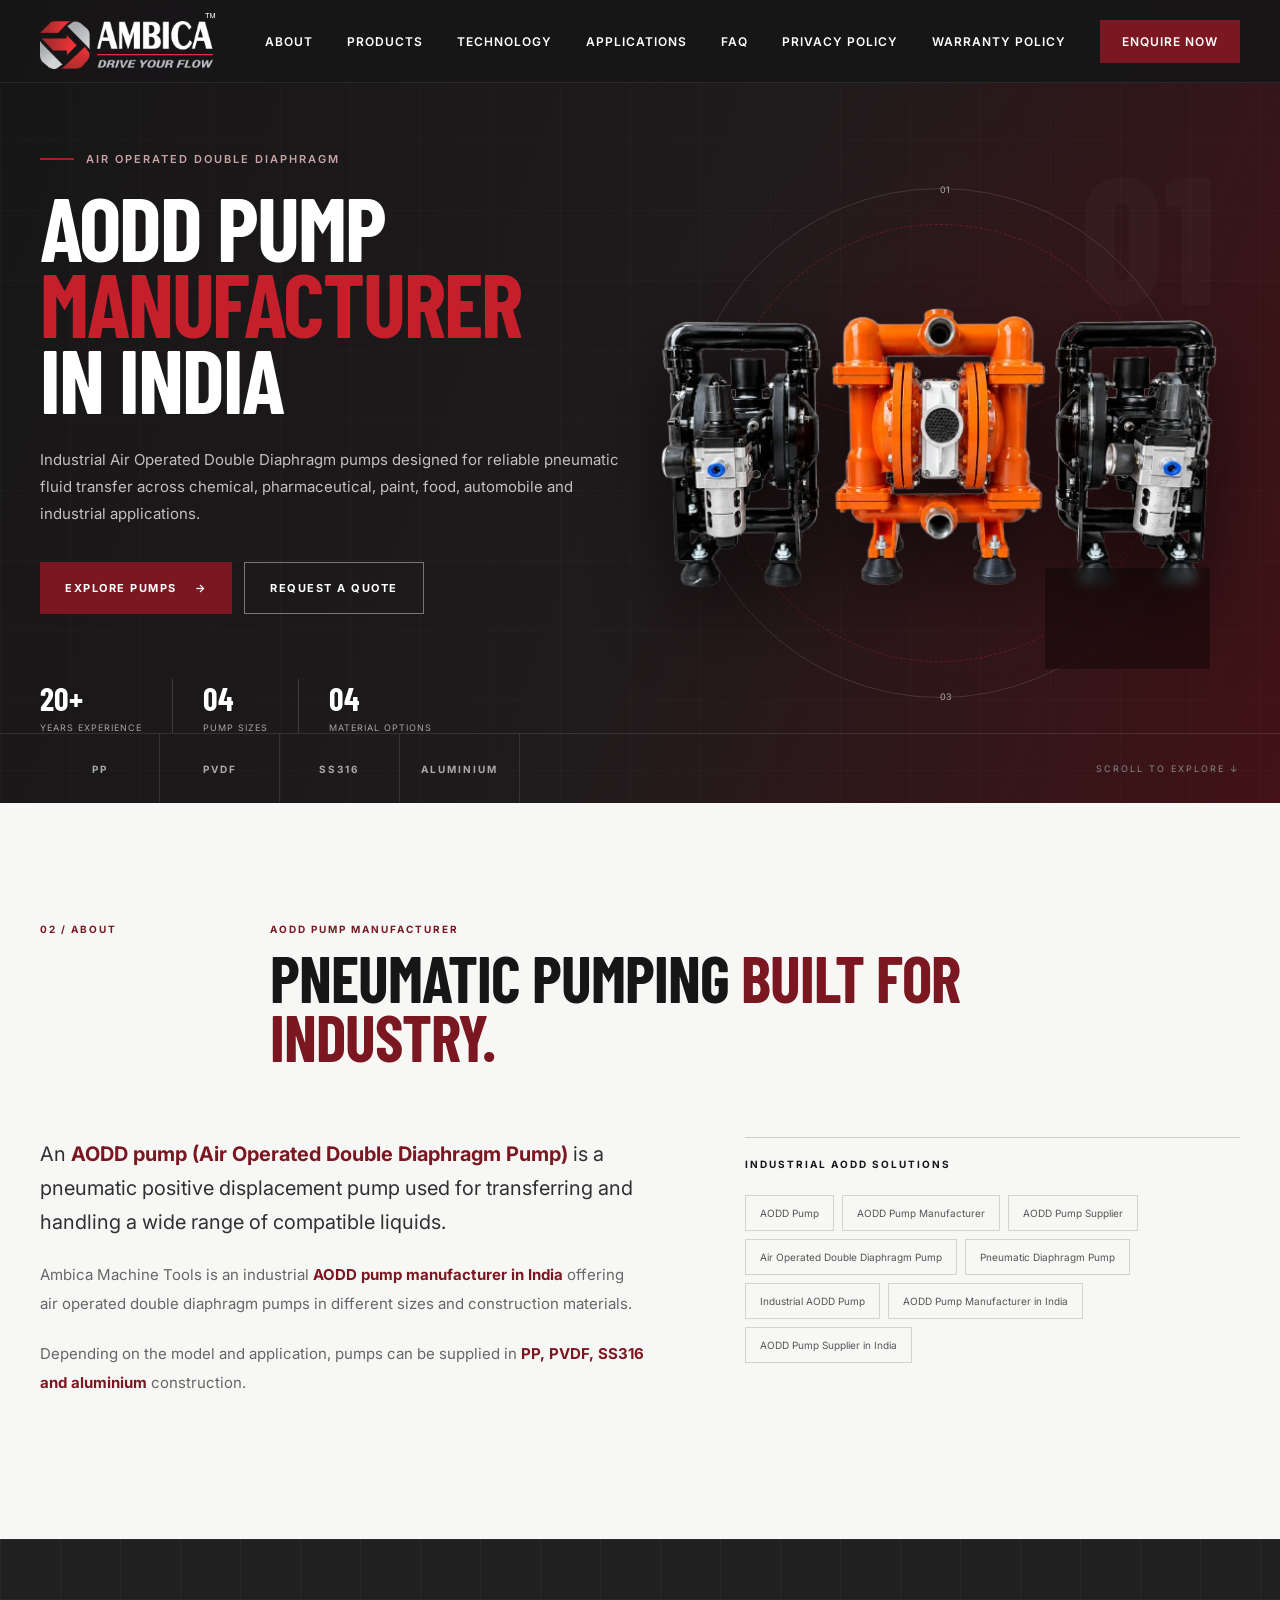
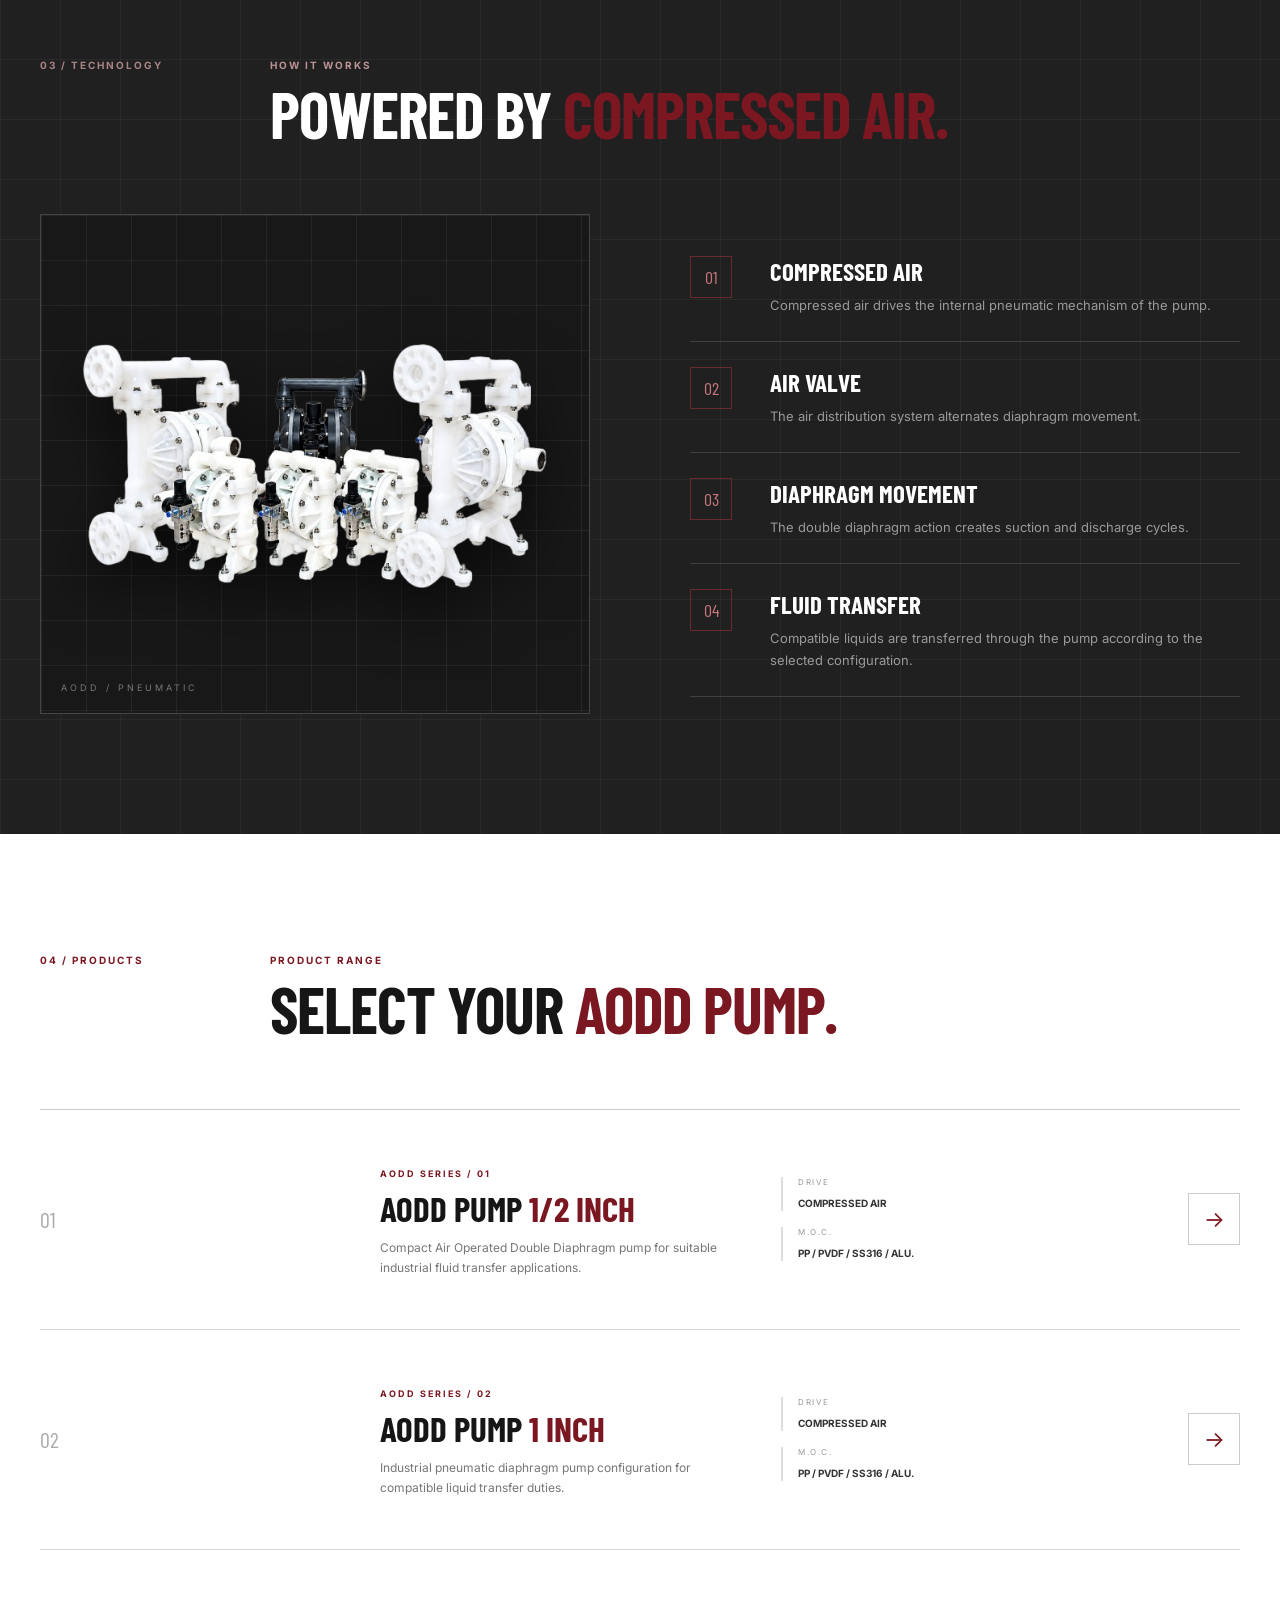
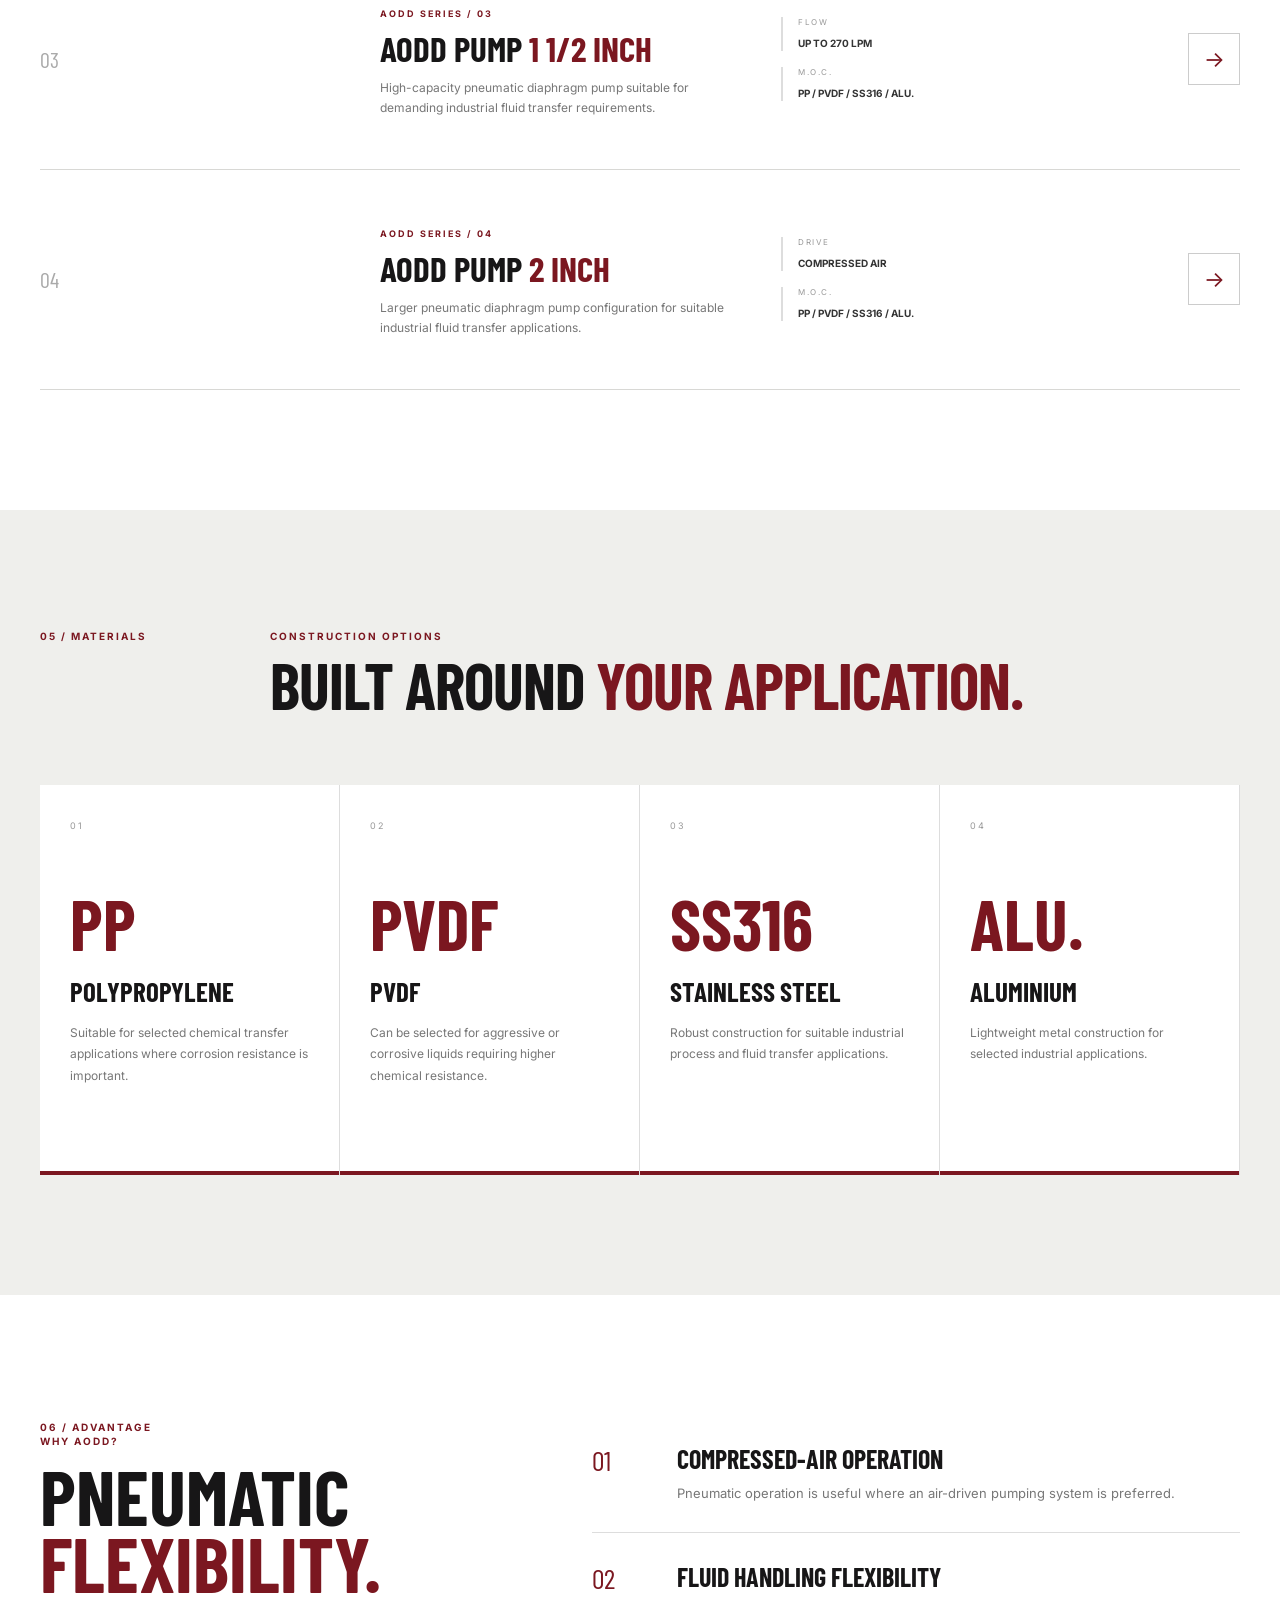
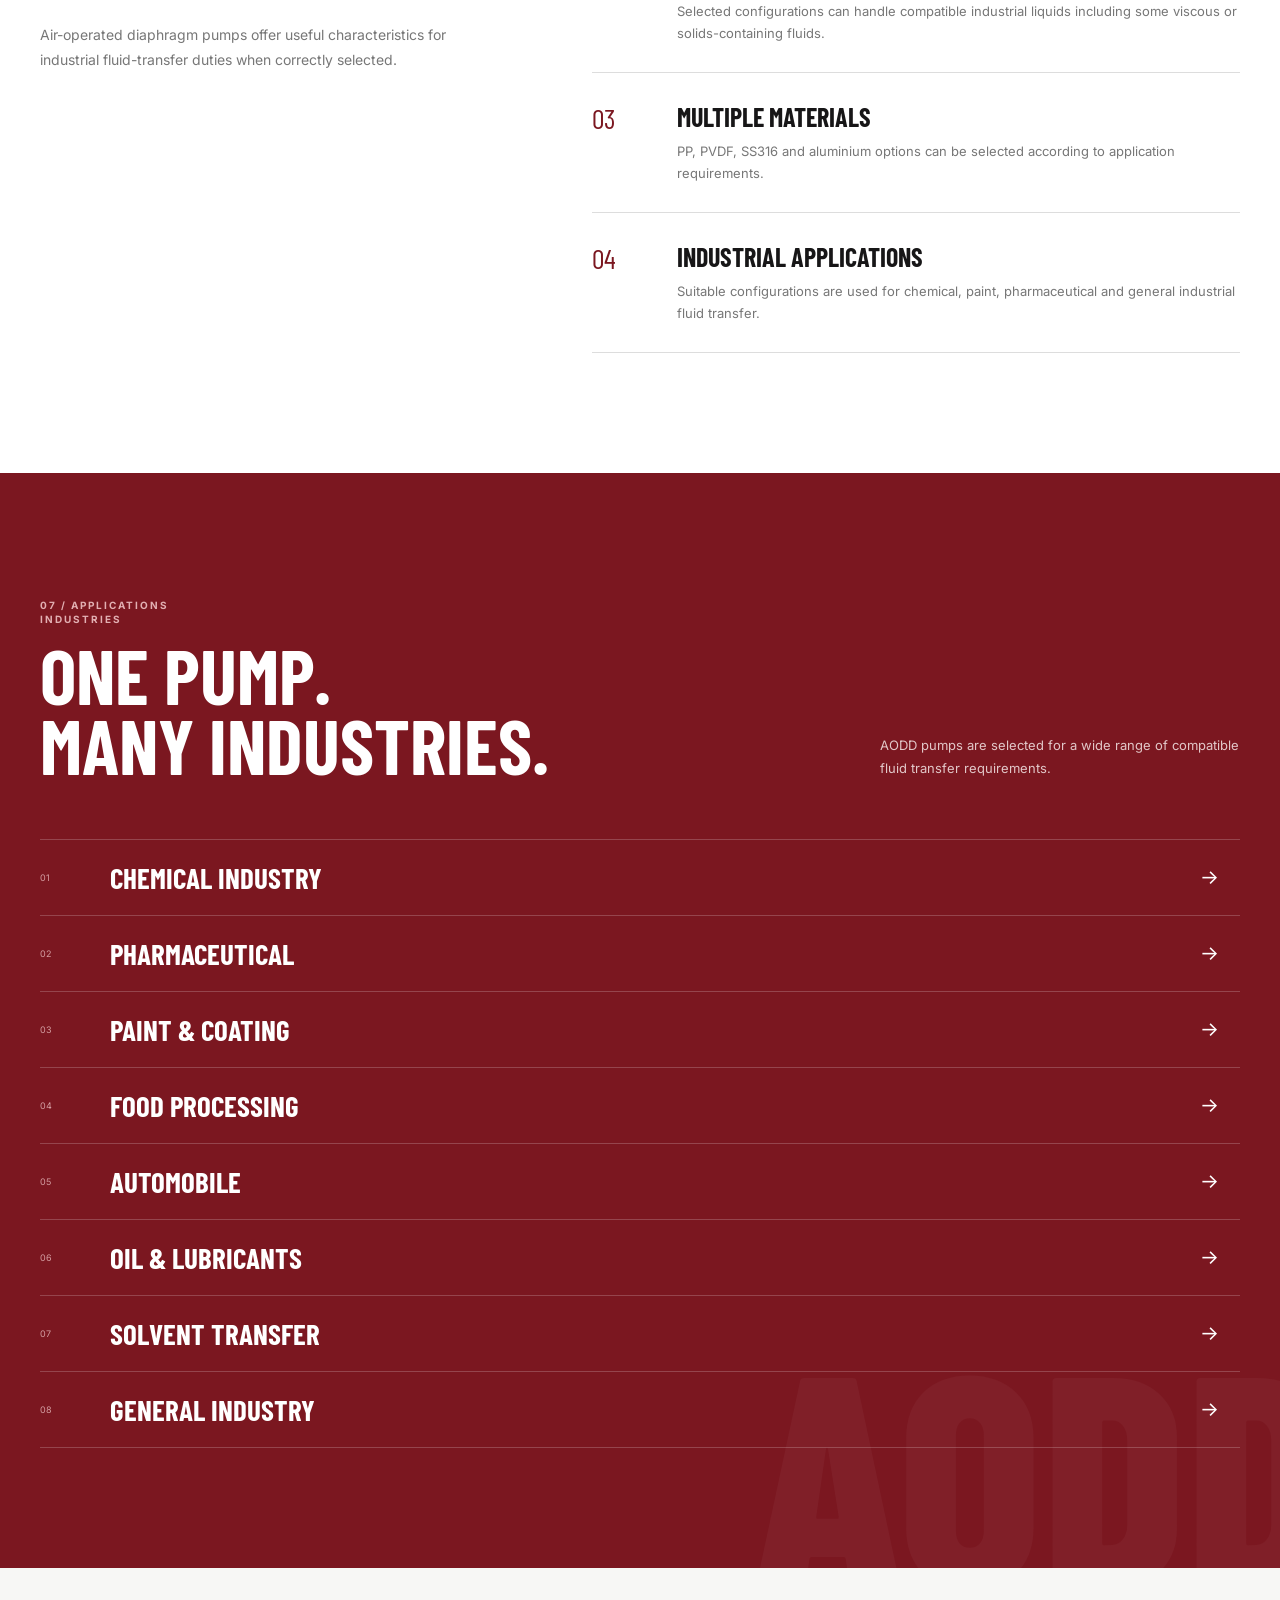
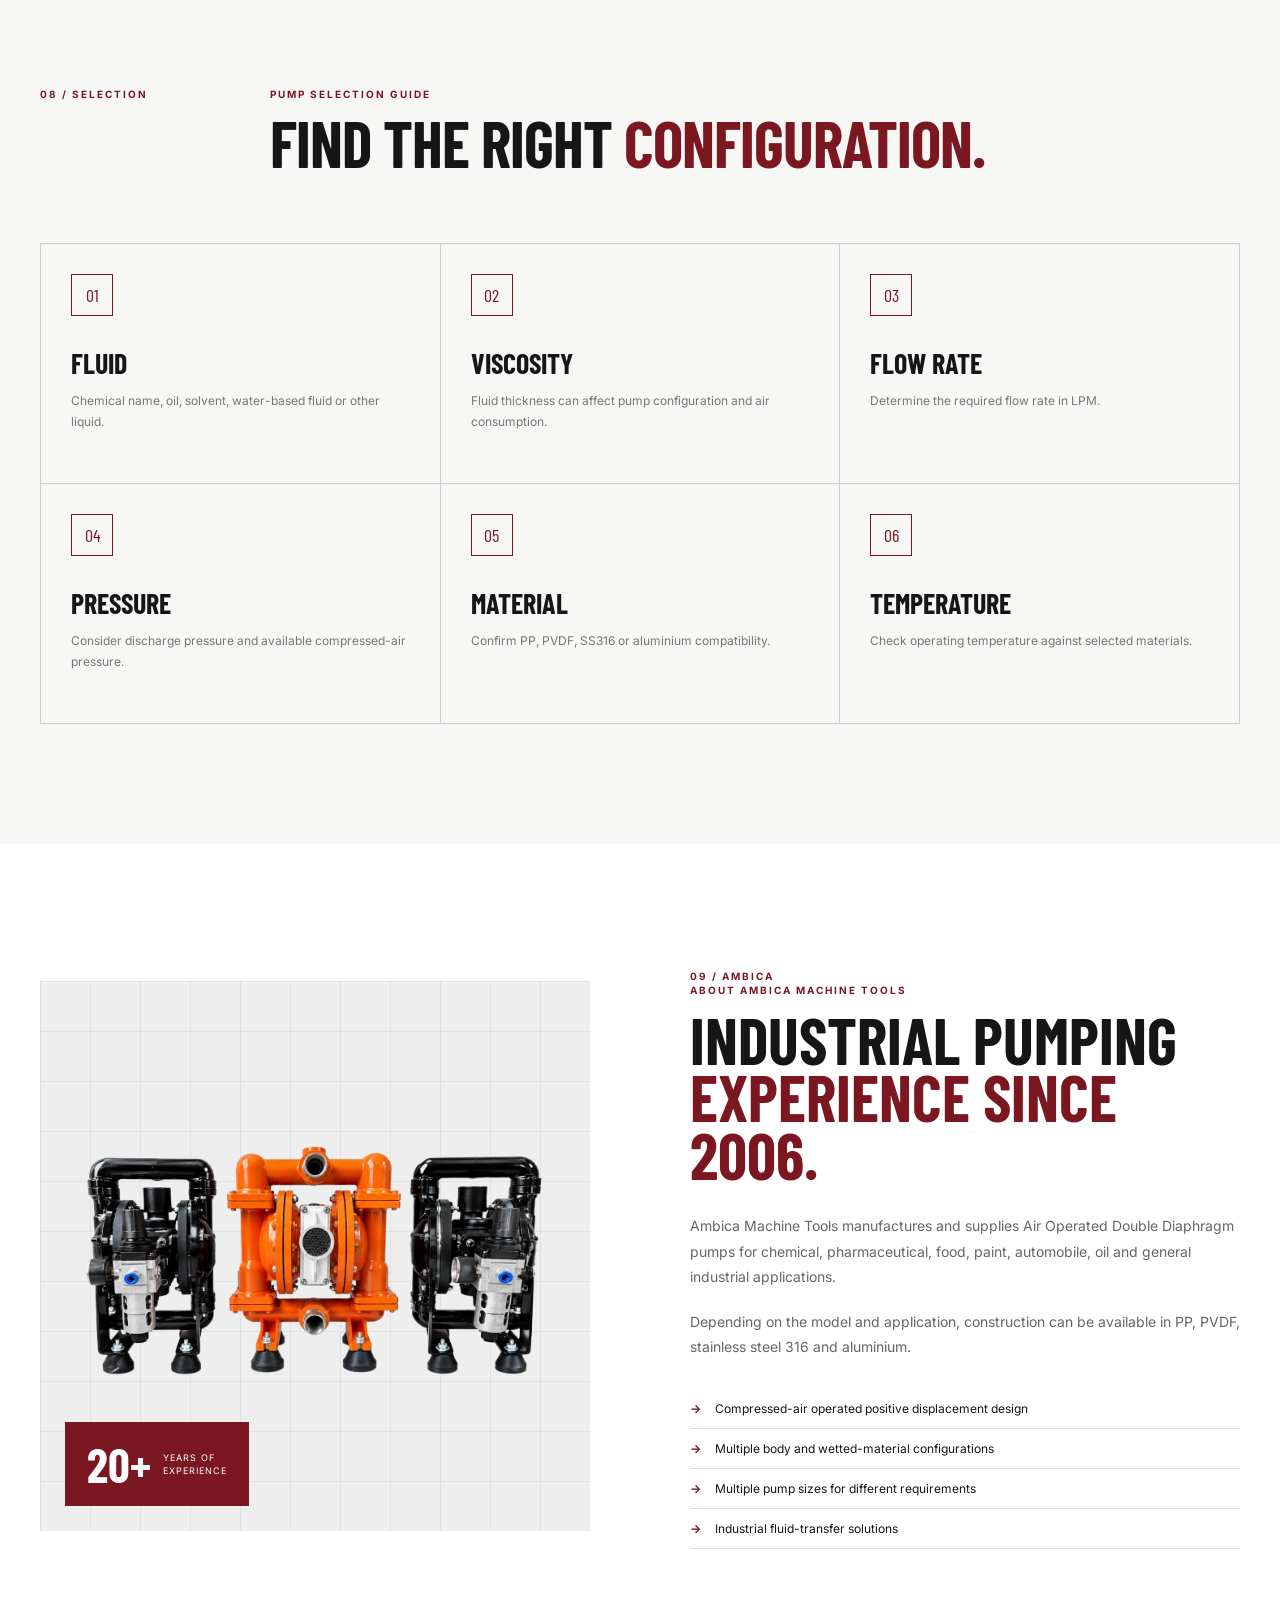
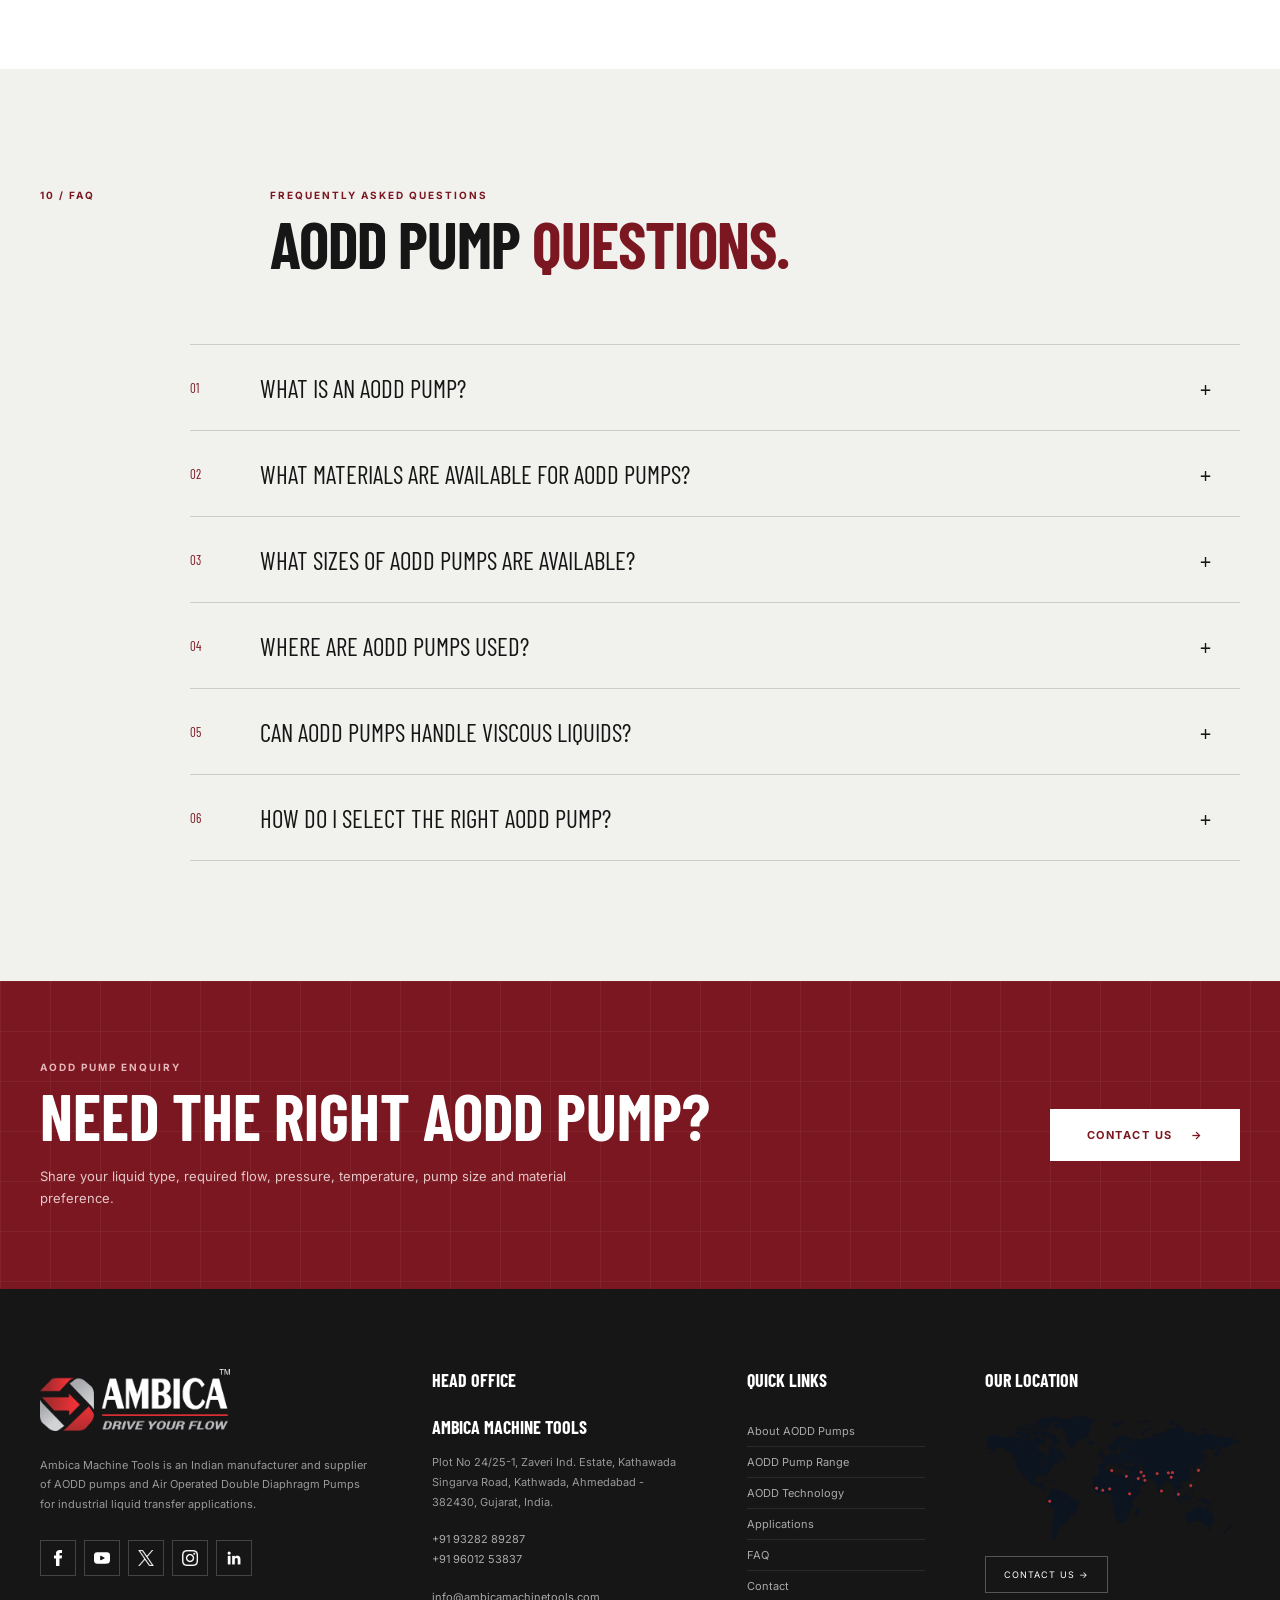
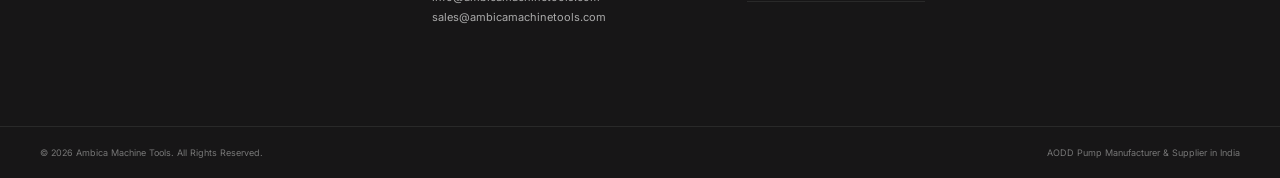
<file: index.html>
<!doctype html>
<html lang="en">

<head>

    <meta charset="utf-8">
    <meta name="viewport" content="width=device-width, initial-scale=1">

    <title>AODD Pump Manufacturer in Ahmedabad, India | Air Operated Double Diaphragm Pump</title>

    <meta name="description"
        content="Leading AODD pump manufacturer and supplier in Ahmedabad, India. Air Operated Double Diaphragm pumps in PP, PVDF, SS316 and aluminium for chemical, pharmaceutical, paint, food and industrial applications.">

    <meta name="keywords"
        content="AODD Pump Manufacturer, Air Operated Double Diaphragm Pump, AODD Pump in Ahmedabad, PP AODD Pump, PVDF AODD Pump, SS316 AODD Pump, Industrial Diaphragm Pump India">

    <meta name="robots" content="index,follow">

    <link rel="canonical" href="https://barrelpumpmanufacturers.com/aodd-pump">

    <meta property="og:title"
        content="AODD Pump Manufacturer in Ahmedabad & India | Ambica Machine Tools">

    <meta property="og:description"
        content="Industrial Air Operated Double Diaphragm pumps in PP, PVDF, SS316 and aluminium.">

    <meta property="og:type" content="website">

    <link rel="icon" type="image/png" href="images/favicon-32x32.png">
    <link rel="icon" type="image/png" href="images/favicon-16x16.png">

    <!-- GOOGLE FONT -->
    <link rel="preconnect" href="https://fonts.googleapis.com">
    <link rel="preconnect" href="https://fonts.gstatic.com" crossorigin>

    <link
        href="https://fonts.googleapis.com/css2?family=Barlow+Condensed:wght@400;500;600;700;800&family=Inter:wght@400;500;600;700&display=swap"
        rel="stylesheet">

    <!-- CSS -->
    <link rel="stylesheet" href="css/style.css">

    <!-- ORGANIZATION -->
    <script type="application/ld+json">
    {
        "@context":"https://schema.org",
        "@type":"Organization",
        "name":"Ambica Machine Tools",
        "url":"https://www.ambicamachinetools.com/",
        "description":"AODD pump manufacturer and supplier in India."
    }
    </script>

    <!-- WEBPAGE -->
    <script type="application/ld+json">
    {
        "@context":"https://schema.org",
        "@type":"WebPage",
        "name":"AODD Pump Manufacturer in India",
        "url":"https://barrelpumpmanufacturers.com/aodd-pump",
        "description":"Information about Air Operated Double Diaphragm pumps, sizes, materials, applications and selection."
    }
    </script>

    <!-- FAQ -->
    <script type="application/ld+json">
    {
        "@context":"https://schema.org",
        "@type":"FAQPage",
        "mainEntity":[
            {
                "@type":"Question",
                "name":"What is an AODD pump?",
                "acceptedAnswer":{
                    "@type":"Answer",
                    "text":"An AODD pump, or Air Operated Double Diaphragm pump, is a pneumatic positive displacement pump driven by compressed air for transferring compatible industrial fluids."
                }
            },
            {
                "@type":"Question",
                "name":"What materials are available for AODD pumps?",
                "acceptedAnswer":{
                    "@type":"Answer",
                    "text":"Depending on the model and application, AODD pumps can be available in PP, PVDF, stainless steel 316 and aluminium configurations."
                }
            },
            {
                "@type":"Question",
                "name":"What sizes of AODD pumps are available?",
                "acceptedAnswer":{
                    "@type":"Answer",
                    "text":"The referenced range includes 1/2 inch, 1 inch, 1 1/2 inch and 2 inch AODD pump sizes."
                }
            },
            {
                "@type":"Question",
                "name":"Where are AODD pumps used?",
                "acceptedAnswer":{
                    "@type":"Answer",
                    "text":"AODD pumps are used for compatible fluid transfer in chemical, pharmaceutical, paint, food, automobile, oil and general industrial applications."
                }
            },
            {
                "@type":"Question",
                "name":"How do I select the right AODD pump?",
                "acceptedAnswer":{
                    "@type":"Answer",
                    "text":"Selection should consider the fluid, chemical compatibility, viscosity, solids content, required flow, pressure, temperature, connection size and available compressed-air conditions."
                }
            }
        ]
    }
    </script>

</head>


<body>


<!-- =====================================================
     HEADER
===================================================== -->

<header class="header">

    <div class="container nav">

        <a href="https://www.airoperateddoublediaphragmpump.com/"
           class="logo">

            <img src="images/ambica-footer-logo.png"
                 alt="Ambica Machine Tools">

        </a>


        <button class="menu-toggle"
                aria-label="Open navigation">

            <span></span>
            <span></span>
            <span></span>

        </button>


        <nav class="nav-links">

            <a href="#about">About</a>

            <a href="#products">Products</a>

            <a href="#technology">Technology</a>

            <a href="#applications">Applications</a>

            <a href="#faq">FAQ</a>
            <a href="privacy-policy.html">Privacy Policy</a>
            <a href="warranty-policy.html">Warranty Policy</a>
            <a href="#contact" class="nav-btn">
                Enquire Now
            </a>

        </nav>

    </div>

</header>



<main>


<!-- =====================================================
     HERO
===================================================== -->

<section class="hero">

    <div class="hero-grid-lines"></div>

    <div class="hero-number">
        01
    </div>


    <div class="container hero-inner">


        <!-- LEFT -->

        <div class="hero-content reveal">

            <div class="hero-kicker">

                <span></span>

                AIR OPERATED DOUBLE DIAPHRAGM

            </div>


            <h1>

                AODD PUMP

                <em>
                    MANUFACTURER
                </em>

                IN INDIA

            </h1>


            <p>

                Industrial Air Operated Double Diaphragm pumps
                designed for reliable pneumatic fluid transfer
                across chemical, pharmaceutical, paint, food,
                automobile and industrial applications.

            </p>


            <div class="hero-buttons">

                <a href="#products"
                   class="btn btn-red">

                    EXPLORE PUMPS
                    <span>→</span>

                </a>


                <a href="#contact"
                   class="btn btn-line">

                    REQUEST A QUOTE

                </a>

            </div>


            <div class="hero-meta">

                <div>

                    <strong>20+</strong>

                    <span>
                        YEARS EXPERIENCE
                    </span>

                </div>


                <div>

                    <strong>04</strong>

                    <span>
                        PUMP SIZES
                    </span>

                </div>


                <div>

                    <strong>04</strong>

                    <span>
                        MATERIAL OPTIONS
                    </span>

                </div>

            </div>

        </div>



        <!-- RIGHT PRODUCT -->

        <div class="hero-product reveal">


            <div class="technical-circle">

                <span>01</span>

                <span>02</span>

                <span>03</span>

                <span>04</span>

            </div>


            <div class="air-line air-one"></div>
            <div class="air-line air-two"></div>
            <div class="air-line air-three"></div>


            <img src="images/aodd-products/aodd-banner-2.png"
                 alt="AODD Air Operated Double Diaphragm Pump"
                 class="hero-pump">


            <div class="product-label">

                <small>
                    INDUSTRIAL SERIES
                </small>

                <strong>
                    AODD
                </strong>

                <span>
                    PNEUMATIC PUMP
                </span>

            </div>

        </div>

    </div>


    <div class="hero-bottom">

        <div>
            PP
        </div>

        <div>
            PVDF
        </div>

        <div>
            SS316
        </div>

        <div>
            ALUMINIUM
        </div>

        <div class="hero-scroll">
            SCROLL TO EXPLORE ↓
        </div>

    </div>

</section>



<!-- =====================================================
     INTRO
===================================================== -->

<section class="intro sec"
         id="about">

    <div class="container">


        <div class="section-heading reveal">

            <span class="section-number">
                02 / ABOUT
            </span>

            <div>

                <span class="eyebrow">
                    AODD PUMP MANUFACTURER
                </span>

                <h2>
                    Pneumatic pumping
                    <strong>built for industry.</strong>
                </h2>

            </div>

        </div>


        <div class="intro-grid">


            <div class="intro-text reveal">

                <p class="large">

                    An <strong>AODD pump
                    (Air Operated Double Diaphragm Pump)</strong>
                    is a pneumatic positive displacement pump
                    used for transferring and handling a wide
                    range of compatible liquids.

                </p>


                <p>

                    Ambica Machine Tools is an industrial
                    <strong>AODD pump manufacturer in India</strong>
                    offering air operated double diaphragm pumps
                    in different sizes and construction materials.

                </p>


                <p>

                    Depending on the model and application,
                    pumps can be supplied in
                    <strong>PP, PVDF, SS316 and aluminium</strong>
                    construction.

                </p>

            </div>


            <div class="intro-keywords reveal">

                <div class="keyword-title">
                    INDUSTRIAL AODD SOLUTIONS
                </div>


                <div class="keyword-list">

                    <span>AODD Pump</span>

                    <span>AODD Pump Manufacturer</span>

                    <span>AODD Pump Supplier</span>

                    <span>Air Operated Double Diaphragm Pump</span>

                    <span>Pneumatic Diaphragm Pump</span>

                    <span>Industrial AODD Pump</span>

                    <span>AODD Pump Manufacturer in India</span>

                    <span>AODD Pump Supplier in India</span>

                </div>

            </div>

        </div>

    </div>

</section>



<!-- =====================================================
     TECHNOLOGY
===================================================== -->

<section class="technology sec"
         id="technology">


    <div class="container">


        <div class="section-heading light reveal">

            <span class="section-number">
                03 / TECHNOLOGY
            </span>

            <div>

                <span class="eyebrow">
                    HOW IT WORKS
                </span>

                <h2>
                    Powered by
                    <strong>compressed air.</strong>
                </h2>

            </div>

        </div>


        <div class="technology-layout">


            <div class="technology-image reveal">

                <div class="tech-grid"></div>

                <img src="images/aodd-products/aodd-parts.png"
                     alt="AODD pump components"
                     loading="lazy">

                <div class="tech-caption">

                    AODD / PNEUMATIC

                </div>

            </div>



            <div class="technology-content reveal">


                <div class="tech-step">

                    <span>01</span>

                    <div>

                        <h3>
                            Compressed Air
                        </h3>

                        <p>
                            Compressed air drives the internal
                            pneumatic mechanism of the pump.
                        </p>

                    </div>

                </div>


                <div class="tech-step">

                    <span>02</span>

                    <div>

                        <h3>
                            Air Valve
                        </h3>

                        <p>
                            The air distribution system alternates
                            diaphragm movement.
                        </p>

                    </div>

                </div>


                <div class="tech-step">

                    <span>03</span>

                    <div>

                        <h3>
                            Diaphragm Movement
                        </h3>

                        <p>
                            The double diaphragm action creates
                            suction and discharge cycles.
                        </p>

                    </div>

                </div>


                <div class="tech-step">

                    <span>04</span>

                    <div>

                        <h3>
                            Fluid Transfer
                        </h3>

                        <p>
                            Compatible liquids are transferred
                            through the pump according to the
                            selected configuration.
                        </p>

                    </div>

                </div>


            </div>

        </div>

    </div>

</section>



<!-- =====================================================
     PRODUCTS
===================================================== -->

<section class="products sec" id="products">

    <div class="container">

        <div class="section-heading reveal">

            <span class="section-number">
                04 / PRODUCTS
            </span>

            <div>

                <span class="eyebrow">
                    PRODUCT RANGE
                </span>

                <h2>
                    Select your
                    <strong>AODD pump.</strong>
                </h2>

            </div>

        </div>


        <div class="product-list">


            <!-- =================================================
                 1/2 INCH
            ================================================== -->

            <article class="product-row reveal">

                <div class="product-index">
                    01
                </div>


                <!-- FLIP PRODUCT IMAGE -->

                <div class="product-image">

                    <div class="product-flip">

                        <div class="product-flip-inner">


                            <!-- FRONT -->

                            <div class="product-face product-front">

                                <img
                                    src="images/aodd-products/aodd-pump-half-inch-plastic.png"
                                    alt="1/2 Inch Plastic Body AODD Pump"
                                    loading="lazy">

                                <span class="image-type">
                                    PP / PVDF
                                </span>

                            </div>


                            <!-- BACK -->

                            <div class="product-face product-back">

                                <img
                                    src="images/aodd-products/aodd-pump-half-inch-steel.png"
                                    alt="1/2 Inch Stainless Steel AODD Pump"
                                    loading="lazy">

                                <span class="image-type">
                                    SS316 / ALU.
                                </span>

                            </div>


                        </div>

                    </div>

                </div>


                <div class="product-info">

                    <span>
                        AODD SERIES / 01
                    </span>

                    <h3>
                        AODD Pump
                        <strong>1/2 Inch</strong>
                    </h3>

                    <p>
                        Compact Air Operated Double Diaphragm
                        pump for suitable industrial fluid
                        transfer applications.
                    </p>

                </div>


                <div class="product-spec">

                    <div>
                        <small>DRIVE</small>
                        <b>COMPRESSED AIR</b>
                    </div>

                    <div>
                        <small>M.O.C.</small>
                        <b>PP / PVDF / SS316 / ALU.</b>
                    </div>

                </div>


                <div class="product-actions">

                    <a
                        href="air-oparated-double-Diaphragm-pump-half-inch.html"
                        class="product-arrow">

                        →

                    </a>

                </div>

            </article>



            <!-- =================================================
                 1 INCH
            ================================================== -->

            <article class="product-row reveal">

                <div class="product-index">
                    02
                </div>


                <div class="product-image">

                    <div class="product-flip">

                        <div class="product-flip-inner">


                            <div class="product-face product-front">

                                <img
                                    src="images/aodd-products/aodd-pump-one-inch-plastic.png"
                                    alt="1 Inch Plastic Body AODD Pump"
                                    loading="lazy">

                                <span class="image-type">
                                    PP / PVDF
                                </span>

                            </div>


                            <div class="product-face product-back">

                                <img
                                    src="images/aodd-products/aodd-pump-one-inch-steel.png"
                                    alt="1 Inch Stainless Steel AODD Pump"
                                    loading="lazy">

                                <span class="image-type">
                                    SS316 / ALU.
                                </span>

                            </div>


                        </div>

                    </div>

                </div>


                <div class="product-info">

                    <span>
                        AODD SERIES / 02
                    </span>

                    <h3>
                        AODD Pump
                        <strong>1 Inch</strong>
                    </h3>

                    <p>
                        Industrial pneumatic diaphragm pump
                        configuration for compatible liquid
                        transfer duties.
                    </p>

                </div>


                <div class="product-spec">

                    <div>
                        <small>DRIVE</small>
                        <b>COMPRESSED AIR</b>
                    </div>

                    <div>
                        <small>M.O.C.</small>
                        <b>PP / PVDF / SS316 / ALU.</b>
                    </div>

                </div>


                <div class="product-actions">

                    <a
                        href="air-oparated-double-Diaphragm-pump-one-inch.html"
                        class="product-arrow">

                        →

                    </a>

                </div>

            </article>



            <!-- =================================================
                 1 1/2 INCH
            ================================================== -->

            <article class="product-row reveal">

                <div class="product-index">
                    03
                </div>


                <div class="product-image">

                    <div class="product-flip">

                        <div class="product-flip-inner">


                            <div class="product-face product-front">

                                <img
                                    src="images/aodd-products/aodd-pump-one-half-inch-plastic.png"
                                    alt="1 1/2 Inch Plastic Body AODD Pump"
                                    loading="lazy">

                                <span class="image-type">
                                    PP / PVDF
                                </span>

                            </div>


                            <div class="product-face product-back">

                                <img
                                    src="images/aodd-products/aodd-pump-one-half-inch-steel.png"
                                    alt="1 1/2 Inch Stainless Steel AODD Pump"
                                    loading="lazy">

                                <span class="image-type">
                                    SS316 / ALU.
                                </span>

                            </div>


                        </div>

                    </div>

                </div>


                <div class="product-info">

                    <span>
                        AODD SERIES / 03
                    </span>

                    <h3>
                        AODD Pump
                        <strong>1 1/2 Inch</strong>
                    </h3>

                    <p>
                        High-capacity pneumatic diaphragm pump
                        suitable for demanding industrial fluid
                        transfer requirements.
                    </p>

                </div>


                <div class="product-spec">

                    <div>
                        <small>FLOW</small>
                        <b>UP TO 270 LPM</b>
                    </div>

                    <div>
                        <small>M.O.C.</small>
                        <b>PP / PVDF / SS316 / ALU.</b>
                    </div>

                </div>


                <div class="product-actions">

                    <a
                        href="air-oparated-double-Diaphragm-pump-one-half-inch.html"
                        class="product-arrow">

                        →

                    </a>

                </div>

            </article>



            <!-- =================================================
                 2 INCH
            ================================================== -->

            <article class="product-row reveal">

                <div class="product-index">
                    04
                </div>


                <div class="product-image">

                    <div class="product-flip">

                        <div class="product-flip-inner">


                            <div class="product-face product-front">

                                <img
                                    src="images/aodd-products/aodd-pump-two-inch-plastic.png"
                                    alt="2 Inch Plastic Body AODD Pump"
                                    loading="lazy">

                                <span class="image-type">
                                    PP / PVDF
                                </span>

                            </div>


                            <div class="product-face product-back">

                                <img
                                    src="images/aodd-products/aodd-pump-two-inch-steel.png"
                                    alt="2 Inch Stainless Steel AODD Pump"
                                    loading="lazy">

                                <span class="image-type">
                                    SS316 / ALU.
                                </span>

                            </div>


                        </div>

                    </div>

                </div>


                <div class="product-info">

                    <span>
                        AODD SERIES / 04
                    </span>

                    <h3>
                        AODD Pump
                        <strong>2 Inch</strong>
                    </h3>

                    <p>
                        Larger pneumatic diaphragm pump
                        configuration for suitable industrial
                        fluid transfer applications.
                    </p>

                </div>


                <div class="product-spec">

                    <div>
                        <small>DRIVE</small>
                        <b>COMPRESSED AIR</b>
                    </div>

                    <div>
                        <small>M.O.C.</small>
                        <b>PP / PVDF / SS316 / ALU.</b>
                    </div>

                </div>


                <div class="product-actions">

                    <a
                        href="air-oparated-double-Diaphragm-pump-two-inch.html"
                        class="product-arrow">

                        →

                    </a>

                </div>

            </article>
        </div>

    </div>

</section>



<!-- =====================================================
     MATERIALS
===================================================== -->

<section class="materials sec">

    <div class="container">


        <div class="section-heading reveal">

            <span class="section-number">
                05 / MATERIALS
            </span>

            <div>

                <span class="eyebrow">
                    CONSTRUCTION OPTIONS
                </span>

                <h2>
                    Built around
                    <strong>your application.</strong>
                </h2>

            </div>

        </div>


        <div class="material-grid">


            <div class="material-card reveal">

                <span class="material-no">
                    01
                </span>

                <strong>
                    PP
                </strong>

                <h3>
                    Polypropylene
                </h3>

                <p>
                    Suitable for selected chemical transfer
                    applications where corrosion resistance
                    is important.
                </p>

                <span class="material-line"></span>

            </div>


            <div class="material-card reveal">

                <span class="material-no">
                    02
                </span>

                <strong>
                    PVDF
                </strong>

                <h3>
                    PVDF
                </h3>

                <p>
                    Can be selected for aggressive or corrosive
                    liquids requiring higher chemical resistance.
                </p>

                <span class="material-line"></span>

            </div>


            <div class="material-card reveal">

                <span class="material-no">
                    03
                </span>

                <strong>
                    SS316
                </strong>

                <h3>
                    Stainless Steel
                </h3>

                <p>
                    Robust construction for suitable industrial
                    process and fluid transfer applications.
                </p>

                <span class="material-line"></span>

            </div>


            <div class="material-card reveal">

                <span class="material-no">
                    04
                </span>

                <strong>
                    ALU.
                </strong>

                <h3>
                    Aluminium
                </h3>

                <p>
                    Lightweight metal construction for selected
                    industrial applications.
                </p>

                <span class="material-line"></span>

            </div>


        </div>

    </div>

</section>



<!-- =====================================================
     WHY AODD
===================================================== -->

<section class="why sec">

    <div class="container">


        <div class="why-grid">


            <div class="why-title reveal">

                <span class="section-number">
                    06 / ADVANTAGE
                </span>

                <span class="eyebrow">
                    WHY AODD?
                </span>

                <h2>
                    Pneumatic
                    <strong>flexibility.</strong>
                </h2>

                <p>
                    Air-operated diaphragm pumps offer useful
                    characteristics for industrial fluid-transfer
                    duties when correctly selected.
                </p>

            </div>



            <div class="advantages">


                <div class="advantage reveal">

                    <span>01</span>

                    <div>

                        <h3>
                            Compressed-Air Operation
                        </h3>

                        <p>
                            Pneumatic operation is useful where
                            an air-driven pumping system is preferred.
                        </p>

                    </div>

                </div>


                <div class="advantage reveal">

                    <span>02</span>

                    <div>

                        <h3>
                            Fluid Handling Flexibility
                        </h3>

                        <p>
                            Selected configurations can handle
                            compatible industrial liquids including
                            some viscous or solids-containing fluids.
                        </p>

                    </div>

                </div>


                <div class="advantage reveal">

                    <span>03</span>

                    <div>

                        <h3>
                            Multiple Materials
                        </h3>

                        <p>
                            PP, PVDF, SS316 and aluminium options
                            can be selected according to application
                            requirements.
                        </p>

                    </div>

                </div>


                <div class="advantage reveal">

                    <span>04</span>

                    <div>

                        <h3>
                            Industrial Applications
                        </h3>

                        <p>
                            Suitable configurations are used for
                            chemical, paint, pharmaceutical and
                            general industrial fluid transfer.
                        </p>

                    </div>

                </div>


            </div>

        </div>

    </div>

</section>



<!-- =====================================================
     APPLICATIONS
===================================================== -->

<section class="applications sec"
         id="applications">


    <div class="container">


        <div class="application-head reveal">

            <div>

                <span class="section-number">
                    07 / APPLICATIONS
                </span>

                <span class="eyebrow">
                    INDUSTRIES
                </span>

                <h2>
                    One pump.
                    <strong>Many industries.</strong>
                </h2>

            </div>

            <p>
                AODD pumps are selected for a wide range of
                compatible fluid transfer requirements.
            </p>

        </div>


        <div class="application-list">


            <div class="application-item reveal">
                <span>01</span>
                <strong>Chemical Industry</strong>
                <b>→</b>
            </div>


            <div class="application-item reveal">
                <span>02</span>
                <strong>Pharmaceutical</strong>
                <b>→</b>
            </div>


            <div class="application-item reveal">
                <span>03</span>
                <strong>Paint & Coating</strong>
                <b>→</b>
            </div>


            <div class="application-item reveal">
                <span>04</span>
                <strong>Food Processing</strong>
                <b>→</b>
            </div>


            <div class="application-item reveal">
                <span>05</span>
                <strong>Automobile</strong>
                <b>→</b>
            </div>


            <div class="application-item reveal">
                <span>06</span>
                <strong>Oil & Lubricants</strong>
                <b>→</b>
            </div>


            <div class="application-item reveal">
                <span>07</span>
                <strong>Solvent Transfer</strong>
                <b>→</b>
            </div>


            <div class="application-item reveal">
                <span>08</span>
                <strong>General Industry</strong>
                <b>→</b>
            </div>


        </div>

    </div>

</section>



<!-- =====================================================
     SELECTION GUIDE
===================================================== -->

<section class="selection sec">

    <div class="container">


        <div class="section-heading reveal">

            <span class="section-number">
                08 / SELECTION
            </span>

            <div>

                <span class="eyebrow">
                    PUMP SELECTION GUIDE
                </span>

                <h2>
                    Find the right
                    <strong>configuration.</strong>
                </h2>

            </div>

        </div>


        <div class="selection-grid">


            <div class="selection-step reveal">

                <span>01</span>

                <h3>
                    Fluid
                </h3>

                <p>
                    Chemical name, oil, solvent, water-based
                    fluid or other liquid.
                </p>

            </div>


            <div class="selection-step reveal">

                <span>02</span>

                <h3>
                    Viscosity
                </h3>

                <p>
                    Fluid thickness can affect pump configuration
                    and air consumption.
                </p>

            </div>


            <div class="selection-step reveal">

                <span>03</span>

                <h3>
                    Flow Rate
                </h3>

                <p>
                    Determine the required flow rate in LPM.
                </p>

            </div>


            <div class="selection-step reveal">

                <span>04</span>

                <h3>
                    Pressure
                </h3>

                <p>
                    Consider discharge pressure and available
                    compressed-air pressure.
                </p>

            </div>


            <div class="selection-step reveal">

                <span>05</span>

                <h3>
                    Material
                </h3>

                <p>
                    Confirm PP, PVDF, SS316 or aluminium
                    compatibility.
                </p>

            </div>


            <div class="selection-step reveal">

                <span>06</span>

                <h3>
                    Temperature
                </h3>

                <p>
                    Check operating temperature against
                    selected materials.
                </p>

            </div>


        </div>

    </div>

</section>



<!-- =====================================================
     ABOUT AMBICA
===================================================== -->

<section class="about sec">

    <div class="container">


        <div class="about-grid">


            <div class="about-image reveal">

                <img src="images/aodd-products/aodd-banner-2.png"
                     alt="Air Operated Double Diaphragm Pump Manufacturer India"
                     loading="lazy">

                <div class="image-stamp">

                    <strong>
                        20+
                    </strong>

                    <span>
                        YEARS OF<br>
                        EXPERIENCE
                    </span>

                </div>

            </div>



            <div class="about-content reveal">

                <span class="section-number">
                    09 / AMBICA
                </span>

                <span class="eyebrow">
                    ABOUT AMBICA MACHINE TOOLS
                </span>

                <h2>
                    Industrial pumping
                    <strong>experience since 2006.</strong>
                </h2>


                <p>

                    Ambica Machine Tools manufactures and supplies
                    Air Operated Double Diaphragm pumps for chemical,
                    pharmaceutical, food, paint, automobile, oil and
                    general industrial applications.

                </p>


                <p>

                    Depending on the model and application,
                    construction can be available in PP, PVDF,
                    stainless steel 316 and aluminium.

                </p>


                <ul>

                    <li>
                        Compressed-air operated positive displacement design
                    </li>

                    <li>
                        Multiple body and wetted-material configurations
                    </li>

                    <li>
                        Multiple pump sizes for different requirements
                    </li>

                    <li>
                        Industrial fluid-transfer solutions
                    </li>

                </ul>


            </div>

        </div>

    </div>

</section>



<!-- =====================================================
     FAQ
===================================================== -->

<section class="faq-section sec"
         id="faq">

    <div class="container">


        <div class="section-heading reveal">

            <span class="section-number">
                10 / FAQ
            </span>

            <div>

                <span class="eyebrow">
                    FREQUENTLY ASKED QUESTIONS
                </span>

                <h2>
                    AODD pump
                    <strong>questions.</strong>
                </h2>

            </div>

        </div>


        <div class="faq-list">


            <details class="reveal">

                <summary>
                    <span>01</span>
                    What is an AODD pump?
                    <b>+</b>
                </summary>

                <p>
                    An AODD pump, or Air Operated Double Diaphragm
                    pump, is a pneumatic positive displacement pump
                    driven by compressed air for transferring
                    compatible industrial fluids.
                </p>

            </details>


            <details class="reveal">

                <summary>
                    <span>02</span>
                    What materials are available for AODD pumps?
                    <b>+</b>
                </summary>

                <p>
                    Depending on the model and application,
                    AODD pumps can be available in PP, PVDF,
                    stainless steel 316 and aluminium configurations.
                </p>

            </details>


            <details class="reveal">

                <summary>
                    <span>03</span>
                    What sizes of AODD pumps are available?
                    <b>+</b>
                </summary>

                <p>
                    The referenced range includes 1/2 inch,
                    1 inch, 1 1/2 inch and 2 inch AODD pump sizes.
                </p>

            </details>


            <details class="reveal">

                <summary>
                    <span>04</span>
                    Where are AODD pumps used?
                    <b>+</b>
                </summary>

                <p>
                    AODD pumps are used for compatible fluid
                    transfer in chemical, pharmaceutical, paint,
                    food, automobile, oil and general industrial
                    applications.
                </p>

            </details>


            <details class="reveal">

                <summary>
                    <span>05</span>
                    Can AODD pumps handle viscous liquids?
                    <b>+</b>
                </summary>

                <p>
                    Selected configurations can be considered for
                    viscous liquids. Actual suitability depends on
                    viscosity, flow requirement, pump size,
                    diaphragm material and air supply.
                </p>

            </details>


            <details class="reveal">

                <summary>
                    <span>06</span>
                    How do I select the right AODD pump?
                    <b>+</b>
                </summary>

                <p>
                    Consider fluid, chemical compatibility,
                    viscosity, solids content, required flow,
                    pressure, temperature, connection size and
                    available compressed-air conditions.
                </p>

            </details>


        </div>

    </div>

</section>



<!-- =====================================================
     CTA
===================================================== -->

<section class="cta"
         id="contact">

    <div class="cta-grid"></div>

    <div class="container">


        <div class="cta-inner reveal">


            <div>

                <span class="eyebrow">
                    AODD PUMP ENQUIRY
                </span>

                <h2>
                    Need the right
                    <strong>AODD pump?</strong>
                </h2>

                <p>
                    Share your liquid type, required flow,
                    pressure, temperature, pump size and
                    material preference.
                </p>

            </div>


            <a href="https://www.industrialpumpandvalve.com/contact-us.html"
               target="_blank"
               class="btn btn-white">

                CONTACT US
                <span>→</span>

            </a>


        </div>

    </div>

</section>



</main>



<!-- =====================================================
     FOOTER
===================================================== -->

<footer class="footer">


    <div class="footer-top">

        <div class="container footer-grid">


            <!-- COMPANY -->

            <div class="footer-company">

                <a href="https://www.ambicamachinetools.com/">

                    <img src="images/ambica-footer-logo.png"
                         alt="Ambica Machine Tools">

                </a>


                <p>

                    Ambica Machine Tools is an Indian manufacturer
                    and supplier of AODD pumps and Air Operated
                    Double Diaphragm Pumps for industrial liquid
                    transfer applications.

                </p>


                <div class="social">

                    <a href="https://www.facebook.com/ambicamachine/"
                       target="_blank">
                        <img src="images/facebook.svg"
                             alt="Facebook">
                    </a>

                    <a href="https://www.youtube.com/@ambicamachinetools7338"
                       target="_blank">
                        <img src="images/youtube.svg"
                             alt="YouTube">
                    </a>
                    <a href="https://x.com/ambicamachine"
                        target="_blank"
                        rel="noopener noreferrer"
                        aria-label="Ambica Machine Tools X">

                        <img src="images/twitter-img.png"
                                alt="X">
                    </a>
                    <a href="https://www.instagram.com/ambicamachinetools/"
                       target="_blank">
                        <img src="images/instagram.png"
                             alt="Instagram">
                    </a>

                    <a href="https://www.linkedin.com/company/ambica-machine-tools"
                       target="_blank">
                        <img src="images/linkedin-img.png"
                             alt="LinkedIn">
                    </a>

                </div>

            </div>



            <!-- CONTACT -->

            <div class="footer-contact">

                <h3>
                    HEAD OFFICE
                </h3>

                <h4>
                    AMBICA MACHINE TOOLS
                </h4>


                <p>

                    Plot No 24/25-1, Zaveri Ind. Estate,
                    Kathawada Singarva Road, Kathwada,
                    Ahmedabad - 382430,
                    Gujarat, India.

                </p>


                <p>

                    <a href="tel:+919328289287">
                        +91 93282 89287
                    </a>

                    <br>

                    <a href="tel:+919601253837">
                        +91 96012 53837
                    </a>

                </p>


                <p>

                    <a href="mailto:info@ambicamachinetools.com">
                        info@ambicamachinetools.com
                    </a>

                    <br>

                    <a href="mailto:sales@ambicamachinetools.com">
                        sales@ambicamachinetools.com
                    </a>

                </p>

            </div>



            <!-- LINKS -->

            <div class="footer-links">

                <h3>
                    QUICK LINKS
                </h3>

                <a href="#about">
                    About AODD Pumps
                </a>

                <a href="#products">
                    AODD Pump Range
                </a>

                <a href="#technology">
                    AODD Technology
                </a>

                <a href="#applications">
                    Applications
                </a>

                <a href="#faq">
                    FAQ
                </a>

                <a href="#contact">
                    Contact
                </a>

            </div>



            <!-- MAP -->

            <div class="footer-map">

                <h3>
                    OUR LOCATION
                </h3>


                <img src="images/map-img.png"
                     alt="Ambica Machine Tools Ahmedabad location"
                     loading="lazy">


                <a href="https://www.industrialpumpandvalve.com/contact-us.html"
                   target="_blank"
                   class="footer-btn">

                    CONTACT US →

                </a>

            </div>


        </div>

    </div>



    <div class="footer-bottom">

        <div class="container">

            <span>
                © 2026 Ambica Machine Tools. All Rights Reserved.
            </span>

            <span>
                AODD Pump Manufacturer & Supplier in India
            </span>

        </div>

    </div>


</footer>



<!-- =====================================================
     JAVASCRIPT
===================================================== -->

<script>

document.addEventListener("DOMContentLoaded", function () {


    /* MOBILE MENU */

    const menu =
        document.querySelector(".menu-toggle");

    const nav =
        document.querySelector(".nav-links");


    menu.addEventListener("click", function () {

        nav.classList.toggle("active");

        menu.classList.toggle("open");

    });


    document.querySelectorAll(".nav-links a")
        .forEach(function (link) {

            link.addEventListener("click", function () {

                nav.classList.remove("active");

                menu.classList.remove("open");

            });

        });



    /* SCROLL REVEAL */

    const observer =
        new IntersectionObserver(function (entries) {

            entries.forEach(function (entry) {

                if (entry.isIntersecting) {

                    entry.target.classList.add("show");

                    observer.unobserve(entry.target);

                }

            });

        }, {

            threshold: 0.12

        });


    document.querySelectorAll(".reveal")
        .forEach(function (element) {

            observer.observe(element);

        });



    /* HEADER SCROLL */

    const header =
        document.querySelector(".header");


    window.addEventListener("scroll", function () {

        if (window.scrollY > 40) {

            header.classList.add("scrolled");

        } else {

            header.classList.remove("scrolled");

        }

    });


});

</script>


</body>
</html>
</file>
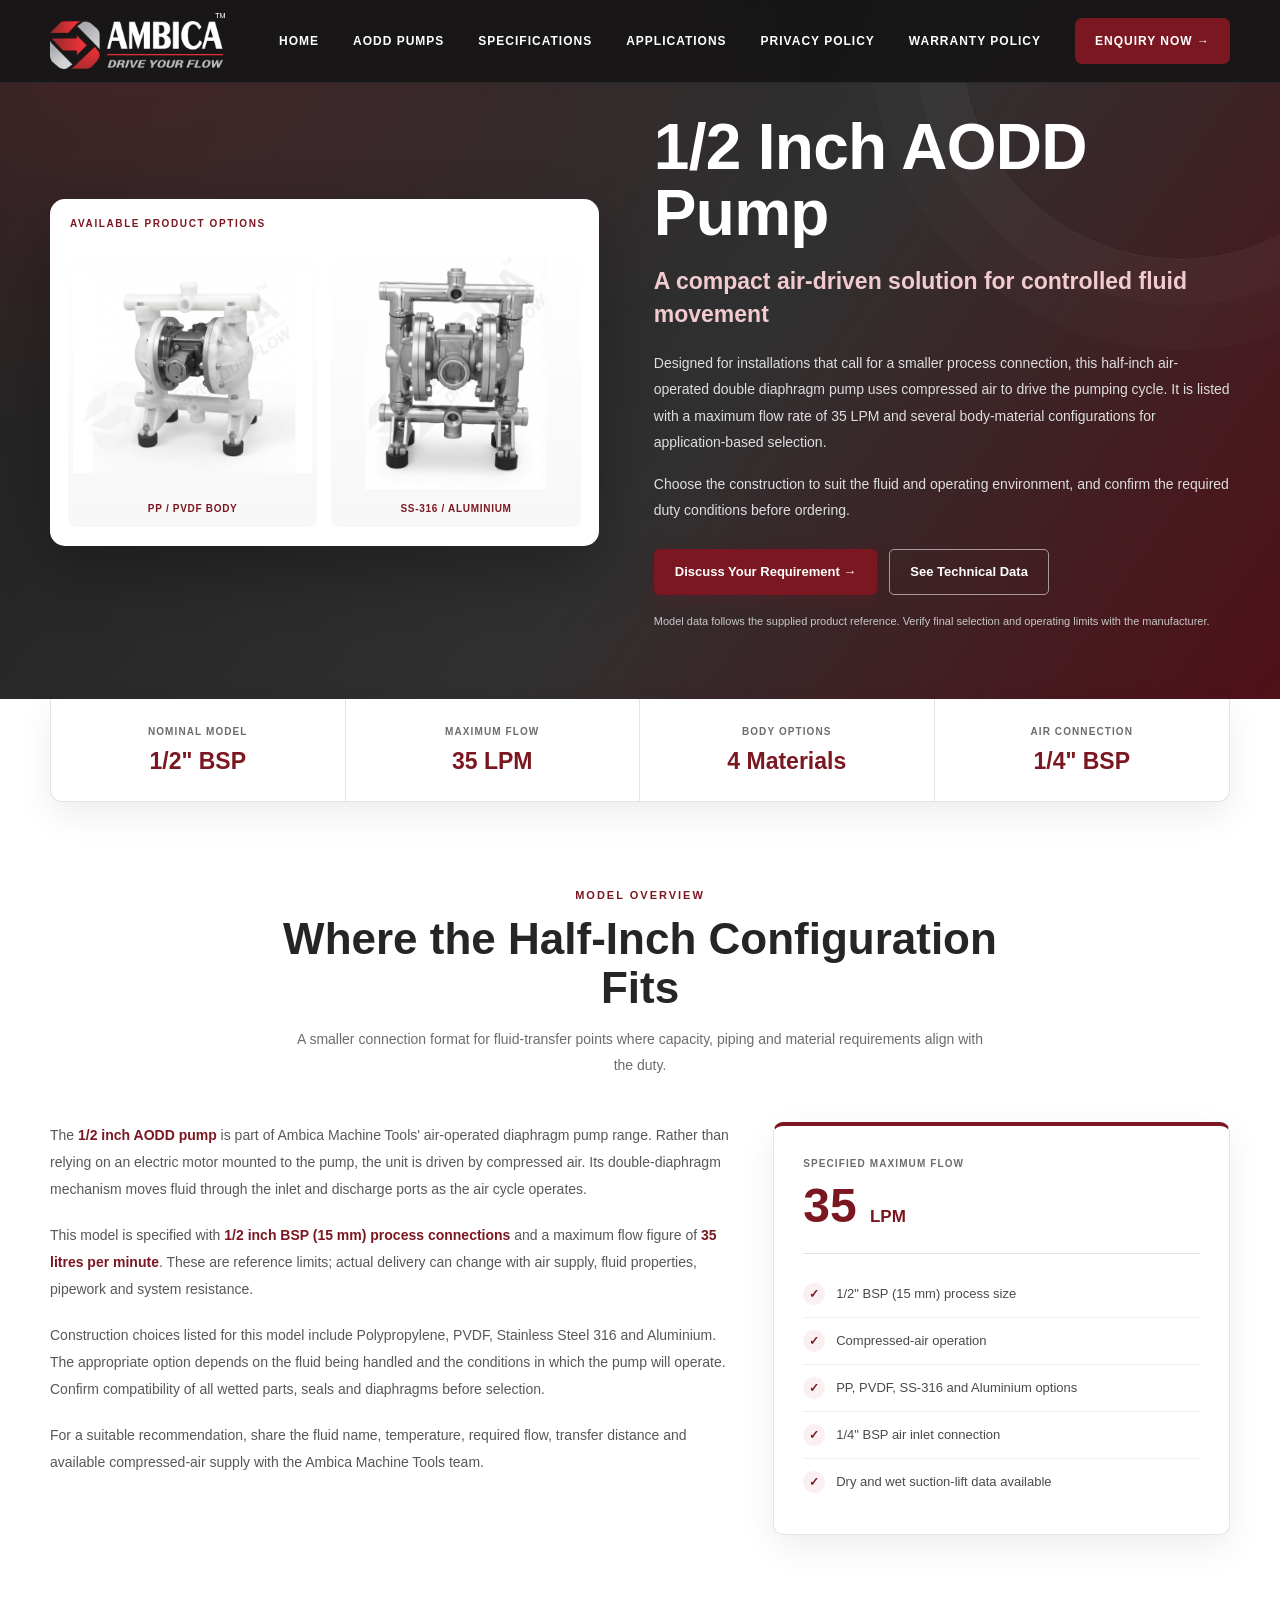
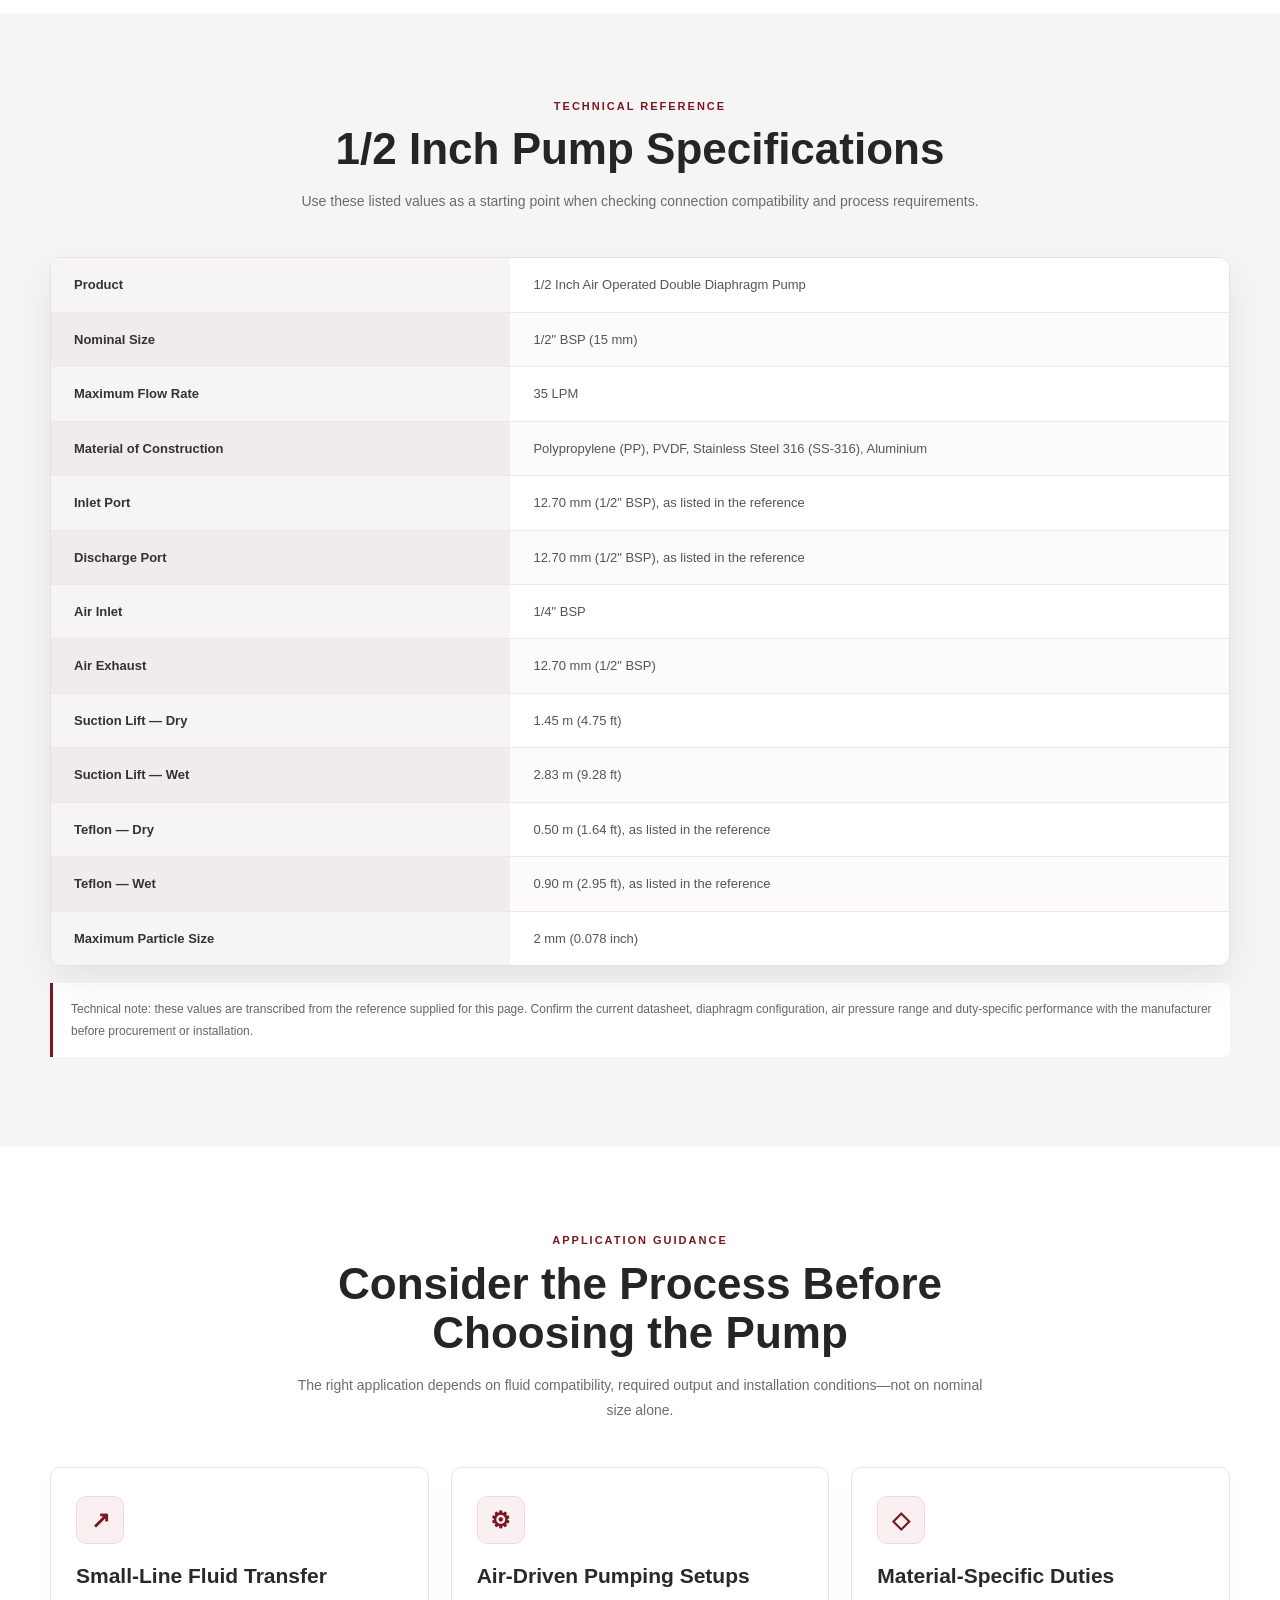
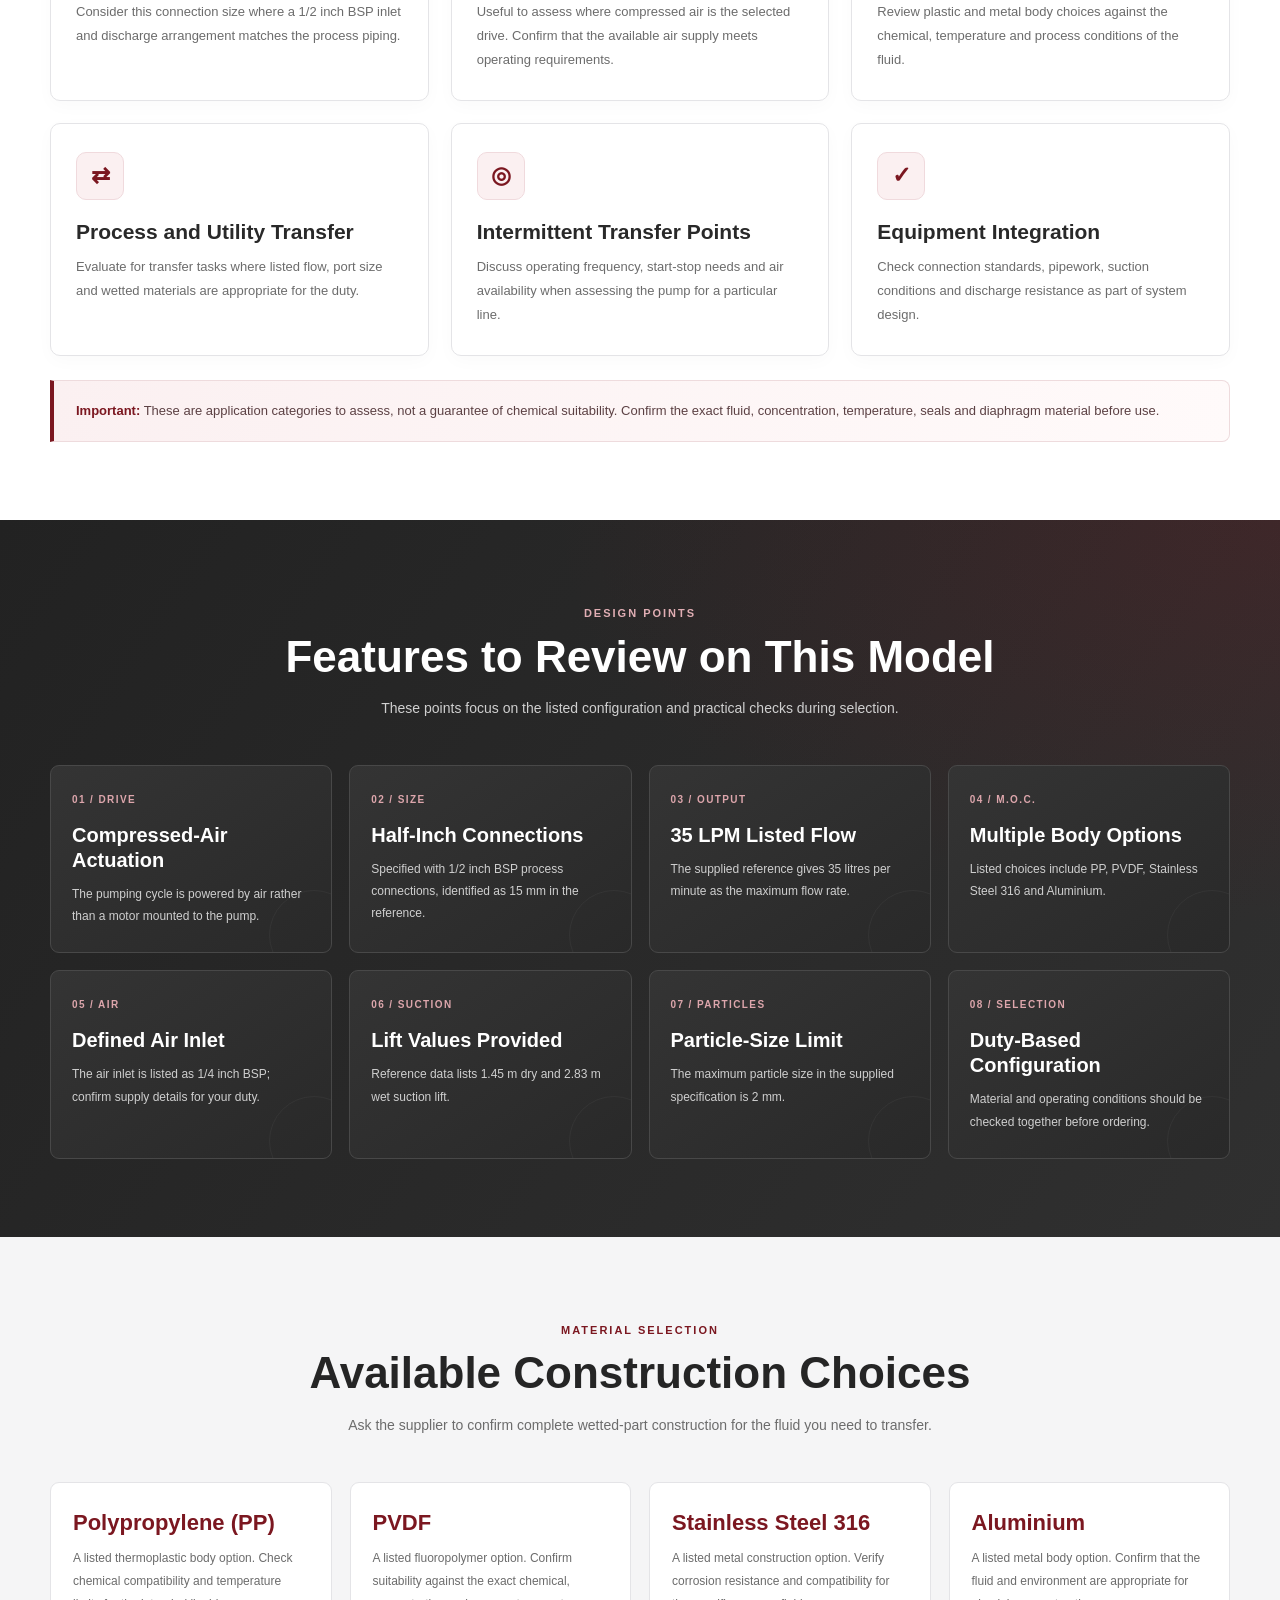
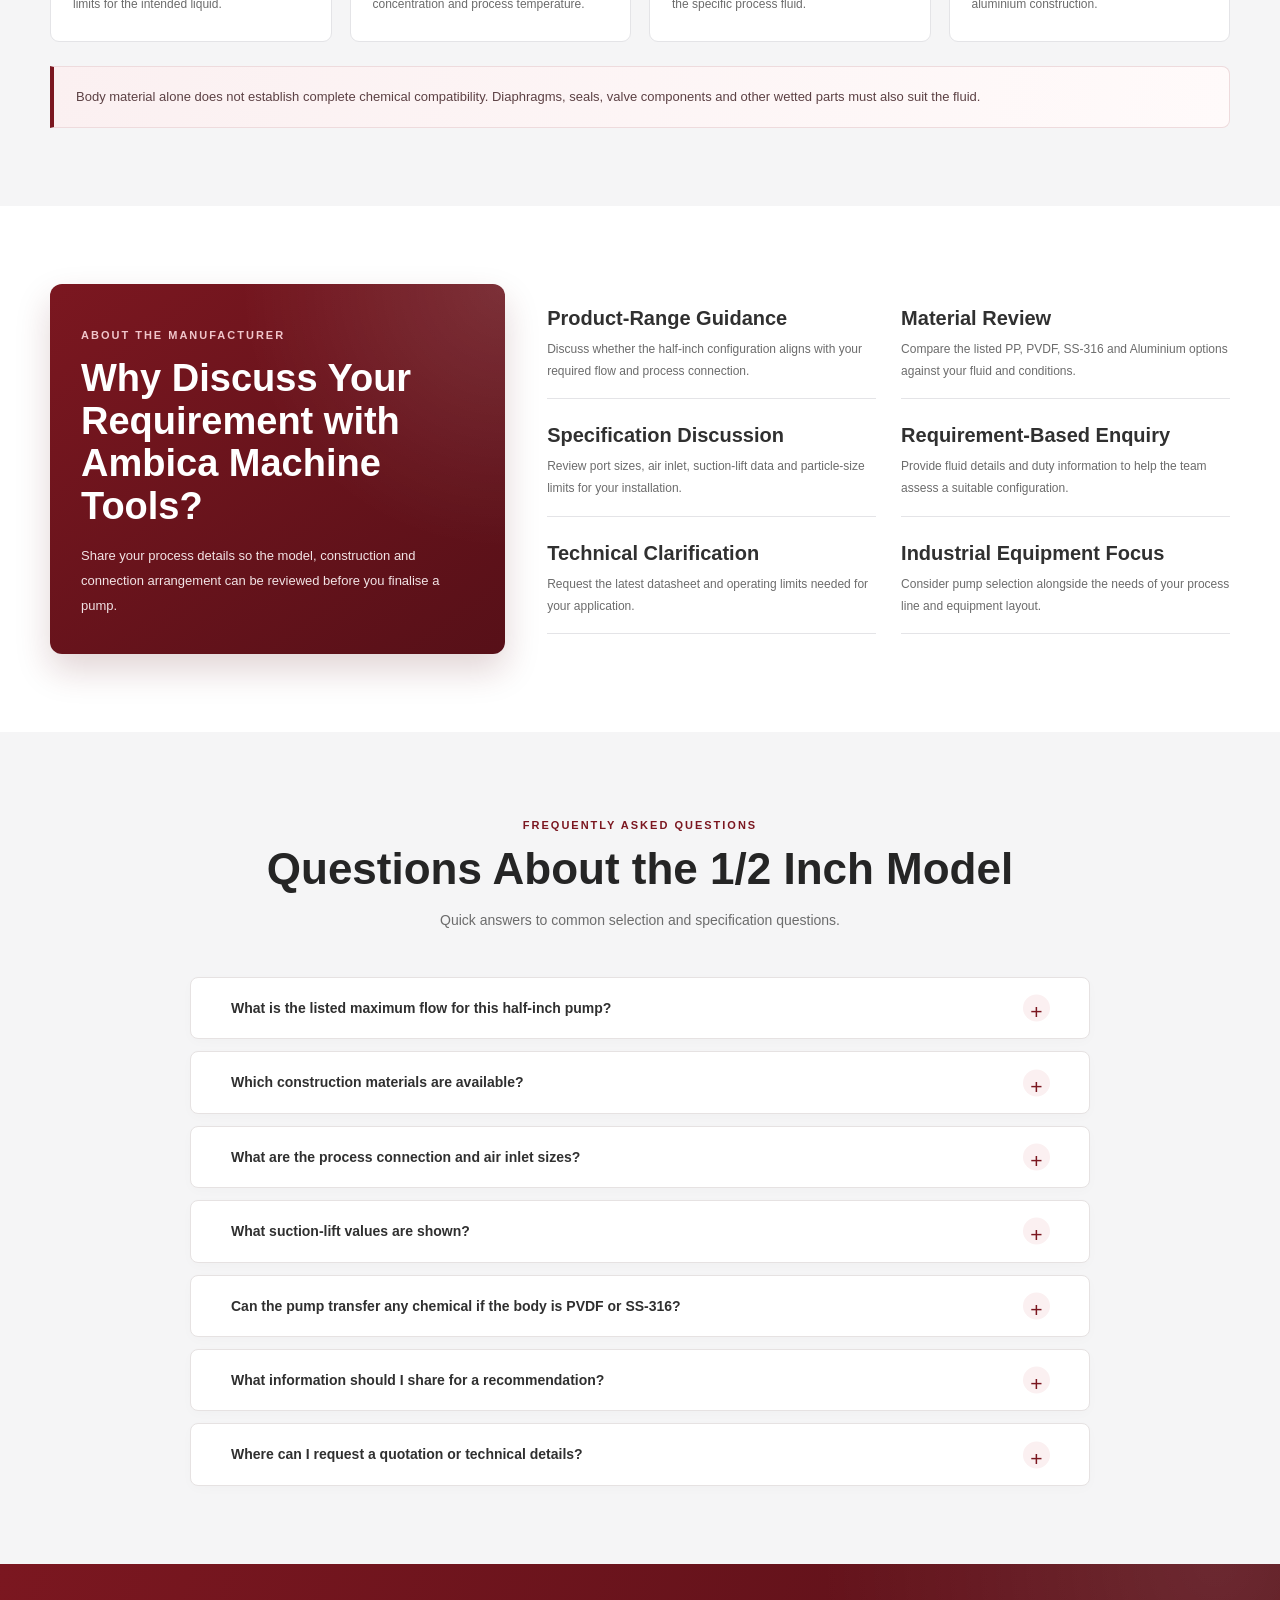
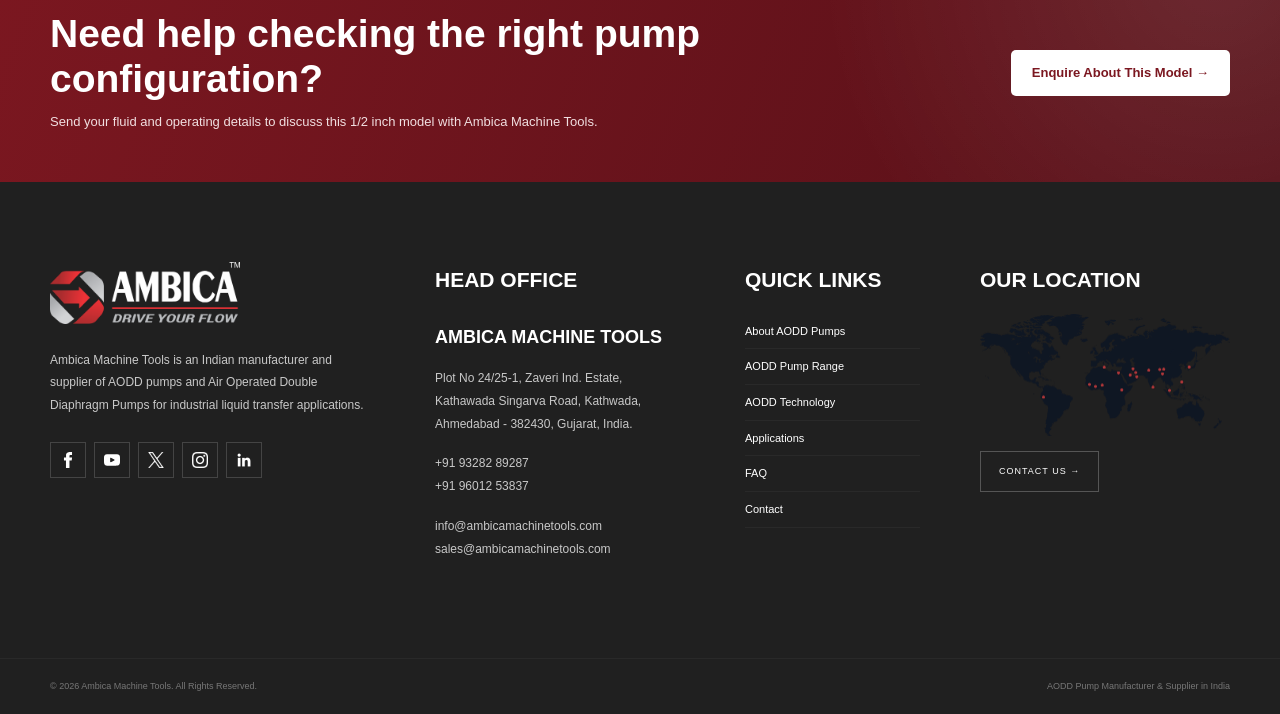
<file: air-oparated-double-Diaphragm-pump-half-inch.html>
<!doctype html>
<html lang="en">

<head>
    <meta charset="utf-8">
    <meta name="viewport" content="width=device-width,initial-scale=1">
    <title>Air Oparated Double Diaphragm Pump for Compact Fluid Transfer | Ambica Machine Tools</title>
    <meta name="description"
        content="Explore the 1/2 inch air-operated diaphragm pump from Ambica Machine Tools. Review 35 LPM listed flow, BSP connections and PP, PVDF, SS-316 or aluminium body options.">
    <meta name="robots" content="index,follow">
    <link rel="canonical"
        href="https://airoperateddoublediaphragmpump.com/air-oparated-double-Diaphragm-pump-half-inch.html">
    <meta property="og:type" content="product">
    <meta property="og:title" content="1/2 Inch AODD Pump for Compact Fluid Transfer | Ambica Machine Tools">
    <meta property="og:description"
        content="Technical information for the compact 1/2 inch air-operated diaphragm pump, including connection size and construction choices.">
    <meta property="og:url"
        content="https://airoperateddoublediaphragmpump.com/air-oparated-double-Diaphragm-pump-half-inch.html">
    <meta property="og:image"
        content="https://airoperateddoublediaphragmpump.com/images/aodd-products/aodd-pump-half-inch-plastic.png">
    <meta name="theme-color" content="#7b1720">
    <link rel="icon" type="image/png" href="images/favicon-32x32.png">
    <link rel="icon" type="image/png" href="images/favicon-16x16.png">
    <script type="application/ld+json">
{"@context":"https://schema.org","@type":"Product","name":"1/2 Inch AODD Pump","description":"Compact air-operated double diaphragm pump with 1/2 inch BSP process connections, listed maximum flow of 35 LPM and PP, PVDF, SS-316 or aluminium construction options.","brand":{"@type":"Brand","name":"Ambica Machine Tools"},"manufacturer":{"@type":"Organization","name":"Ambica Machine Tools","url":"https://airoperateddoublediaphragmpump.com/"},"image":["https://airoperateddoublediaphragmpump.com/images/aodd-products/aodd-pump-half-inch-plastic.png","https://airoperateddoublediaphragmpump.com/images/aodd-products/aodd-pump-half-inch-steel.png"],"category":"Industrial diaphragm pump","additionalProperty":[{"@type":"PropertyValue","name":"Connection size","value":"1/2 inch BSP (15 mm)"},{"@type":"PropertyValue","name":"Maximum flow rate","value":"35 LPM"},{"@type":"PropertyValue","name":"Material options","value":"PP, PVDF, SS-316, Aluminium"},{"@type":"PropertyValue","name":"Air inlet","value":"1/4 inch BSP"},{"@type":"PropertyValue","name":"Maximum particle size","value":"2 mm"}]}
</script>
    <script type="application/ld+json">
{"@context":"https://schema.org","@type":"FAQPage","mainEntity":[{"@type":"Question","name":"What is the listed maximum flow for this half-inch pump?","acceptedAnswer":{"@type":"Answer","text":"The supplied product reference lists a maximum flow rate of 35 LPM. Actual flow depends on operating conditions, fluid characteristics, air supply and system resistance."}},{"@type":"Question","name":"Which construction materials are available?","acceptedAnswer":{"@type":"Answer","text":"The listed material options are Polypropylene (PP), PVDF, Stainless Steel 316 (SS-316) and Aluminium. Confirm fluid compatibility before selecting a configuration."}},{"@type":"Question","name":"What are the process connection and air inlet sizes?","acceptedAnswer":{"@type":"Answer","text":"The reference lists 1/2 inch BSP (15 mm) process connections and a 1/4 inch BSP air inlet."}},{"@type":"Question","name":"What suction lift is listed for this model?","acceptedAnswer":{"@type":"Answer","text":"The reference lists 1.45 m dry suction lift and 2.83 m wet suction lift. Confirm the applicable conditions with the supplier."}},{"@type":"Question","name":"How do I choose a suitable material?","acceptedAnswer":{"@type":"Answer","text":"Select wetted materials based on the fluid's chemical compatibility, temperature and process conditions. Share fluid details with Ambica Machine Tools for selection assistance."}}]}
</script>
<link rel="stylesheet" href="css/detail.css">
</head>

<body class="aodd-detail-page">
    <!-- =====================================================
        HEADER
    ===================================================== -->

    <header class="header">

        <div class="container nav">

            <a href="https://www.airoperateddoublediaphragmpump.com/"
            class="logo">

                <img src="images/ambica-footer-logo.png"
                    alt="Ambica Machine Tools">

            </a>


            <button class="menu-toggle"
                    aria-label="Open navigation">

                <span></span>
                <span></span>
                <span></span>

            </button>


            <nav class="nav-links">

                <a href="index.html">Home</a>
                <a href="index.html#products">AODD Pumps</a>
                <a href="#specifications">Specifications</a>
                <a href="#applications">Applications</a>
                <a href="privacy-policy.html">Privacy Policy</a>
                <a href="warranty-policy.html">Warranty Policy</a>
                <a class="navcta" href="#contact">Enquiry Now →</a>

            </nav>

        </div>

    </header>
    <!-- <div class="container breadcrumb"><a href="index.html">Home</a><span>›</span><a href="index.html#products">AODD Pump
            Range</a><span>›</span><strong>1/2 Inch Model</strong></div> -->
    <main>
        <section class="hero">
            <div class="container hero-grid">
                <div class="hero-media" aria-label="Available pump construction options">
                    <div class="pump"><img src="images/aodd-products/aodd-pump-half-inch-plastic.png"
                            alt="Half-inch diaphragm pump with plastic body construction" fetchpriority="high"><span>PP
                            / PVDF BODY</span></div>
                    <div class="pump"><img src="images/aodd-products/aodd-pump-half-inch-steel.png"
                            alt="Half-inch diaphragm pump with metal body construction"
                            fetchpriority="high"><span>SS-316 / ALUMINIUM</span></div>
                </div>
                <div class="hero-copy">
                    <!-- <span class="eyebrow">COMPACT PROCESS PUMP · MODEL 01</span> -->
                    <h1>1/2 Inch AODD Pump</h1>
                    <h2>A compact air-driven solution for controlled fluid movement</h2>
                    <p>Designed for installations that call for a smaller process connection, this half-inch
                        air-operated double diaphragm pump uses compressed air to drive the pumping cycle. It is listed
                        with a maximum flow rate of 35 LPM and several body-material configurations for
                        application-based selection.</p>
                    <p>Choose the construction to suit the fluid and operating environment, and confirm the required
                        duty conditions before ordering.</p>
                    <div class="actions"><a class="btn primary" href="https://www.industrialpumpandvalve.com/contact-us.html">Discuss Your Requirement →</a><a
                            class="btn outline" href="#specifications">See Technical Data</a></div>
                    <p class="note">Model data follows the supplied product reference. Verify final selection and
                        operating limits with the manufacturer.</p>
                </div>
            </div>
        </section>
        <div class="container quick" aria-label="Key model data">
            <div class="qitem"><span>NOMINAL MODEL</span><strong>1/2&quot; BSP</strong></div>
            <div class="qitem"><span>MAXIMUM FLOW</span><strong>35 LPM</strong></div>
            <div class="qitem"><span>BODY OPTIONS</span><strong>4 Materials</strong></div>
            <div class="qitem"><span>AIR CONNECTION</span><strong>1/4&quot; BSP</strong></div>
        </div>

        <section class="content">
            <div class="container">
                <div class="heading" id="about"><span class="kicker">Model overview</span>
                    <h2>Where the Half-Inch Configuration Fits</h2>
                    <p>A smaller connection format for fluid-transfer points where capacity, piping and material
                        requirements align with the duty.</p>
                </div>
                <div class="overview">
                    <div class="copy">
                        <p>The <strong>1/2 inch AODD pump</strong> is part of Ambica Machine Tools' air-operated
                            diaphragm pump range. Rather than relying on an electric motor mounted to the pump, the unit
                            is driven by compressed air. Its double-diaphragm mechanism moves fluid through the inlet
                            and discharge ports as the air cycle operates.</p>
                        <p>This model is specified with <strong>1/2 inch BSP (15 mm) process connections</strong> and a
                            maximum flow figure of <strong>35 litres per minute</strong>. These are reference limits;
                            actual delivery can change with air supply, fluid properties, pipework and system
                            resistance.</p>
                        <p>Construction choices listed for this model include Polypropylene, PVDF, Stainless Steel 316
                            and Aluminium. The appropriate option depends on the fluid being handled and the conditions
                            in which the pump will operate. Confirm compatibility of all wetted parts, seals and
                            diaphragms before selection.</p>
                        <p>For a suitable recommendation, share the fluid name, temperature, required flow, transfer
                            distance and available compressed-air supply with the Ambica Machine Tools team.</p>
                    </div>
                    <aside class="summary">
                        <div class="stat"><span>SPECIFIED MAXIMUM FLOW</span><strong>35 <small
                                    style="font-size:17px">LPM</small></strong></div>
                        <ul class="checks">
                            <li><span class="tick">✓</span><span>1/2&quot; BSP (15 mm) process size</span></li>
                            <li><span class="tick">✓</span><span>Compressed-air operation</span></li>
                            <li><span class="tick">✓</span><span>PP, PVDF, SS-316 and Aluminium options</span></li>
                            <li><span class="tick">✓</span><span>1/4&quot; BSP air inlet connection</span></li>
                            <li><span class="tick">✓</span><span>Dry and wet suction-lift data available</span></li>
                        </ul>
                    </aside>
                </div>
            </div>
        </section>

        <section class="content light" id="specifications">
            <div class="container">
                <div class="heading"><span class="kicker">Technical reference</span>
                    <h2>1/2 Inch Pump Specifications</h2>
                    <p>Use these listed values as a starting point when checking connection compatibility and process
                        requirements.</p>
                </div>
                <div class="tablewrap">
                    <table>
                        <tbody>
                            <tr>
                                <th>Product</th>
                                <td>1/2 Inch Air Operated Double Diaphragm Pump</td>
                            </tr>
                            <tr>
                                <th>Nominal Size</th>
                                <td>1/2&quot; BSP (15 mm)</td>
                            </tr>
                            <tr>
                                <th>Maximum Flow Rate</th>
                                <td>35 LPM</td>
                            </tr>
                            <tr>
                                <th>Material of Construction</th>
                                <td>Polypropylene (PP), PVDF, Stainless Steel 316 (SS-316), Aluminium</td>
                            </tr>
                            <tr>
                                <th>Inlet Port</th>
                                <td>12.70 mm (1/2&quot; BSP), as listed in the reference</td>
                            </tr>
                            <tr>
                                <th>Discharge Port</th>
                                <td>12.70 mm (1/2&quot; BSP), as listed in the reference</td>
                            </tr>
                            <tr>
                                <th>Air Inlet</th>
                                <td>1/4&quot; BSP</td>
                            </tr>
                            <tr>
                                <th>Air Exhaust</th>
                                <td>12.70 mm (1/2&quot; BSP)</td>
                            </tr>
                            <tr>
                                <th>Suction Lift — Dry</th>
                                <td>1.45 m (4.75 ft)</td>
                            </tr>
                            <tr>
                                <th>Suction Lift — Wet</th>
                                <td>2.83 m (9.28 ft)</td>
                            </tr>
                            <tr>
                                <th>Teflon — Dry</th>
                                <td>0.50 m (1.64 ft), as listed in the reference</td>
                            </tr>
                            <tr>
                                <th>Teflon — Wet</th>
                                <td>0.90 m (2.95 ft), as listed in the reference</td>
                            </tr>
                            <tr>
                                <th>Maximum Particle Size</th>
                                <td>2 mm (0.078 inch)</td>
                            </tr>
                        </tbody>
                    </table>
                </div>
                <p class="smallnote">Technical note: these values are transcribed from the reference supplied for this
                    page. Confirm the current datasheet, diaphragm configuration, air pressure range and duty-specific
                    performance with the manufacturer before procurement or installation.</p>
            </div>
        </section>

        <section class="content" id="applications">
            <div class="container">
                <div class="heading"><span class="kicker">Application guidance</span>
                    <h2>Consider the Process Before Choosing the Pump</h2>
                    <p>The right application depends on fluid compatibility, required output and installation
                        conditions—not on nominal size alone.</p>
                </div>
                <div class="cards">
                    <article class="card">
                        <div class="ico">↗</div>
                        <h3>Small-Line Fluid Transfer</h3>
                        <p>Consider this connection size where a 1/2 inch BSP inlet and discharge arrangement matches
                            the process piping.</p>
                    </article>
                    <article class="card">
                        <div class="ico">⚙</div>
                        <h3>Air-Driven Pumping Setups</h3>
                        <p>Useful to assess where compressed air is the selected drive. Confirm that the available air
                            supply meets operating requirements.</p>
                    </article>
                    <article class="card">
                        <div class="ico">◇</div>
                        <h3>Material-Specific Duties</h3>
                        <p>Review plastic and metal body choices against the chemical, temperature and process
                            conditions of the fluid.</p>
                    </article>
                    <article class="card">
                        <div class="ico">⇄</div>
                        <h3>Process and Utility Transfer</h3>
                        <p>Evaluate for transfer tasks where listed flow, port size and wetted materials are appropriate
                            for the duty.</p>
                    </article>
                    <article class="card">
                        <div class="ico">◎</div>
                        <h3>Intermittent Transfer Points</h3>
                        <p>Discuss operating frequency, start-stop needs and air availability when assessing the pump
                            for a particular line.</p>
                    </article>
                    <article class="card">
                        <div class="ico">✓</div>
                        <h3>Equipment Integration</h3>
                        <p>Check connection standards, pipework, suction conditions and discharge resistance as part of
                            system design.</p>
                    </article>
                </div>
                <div class="notice"><strong>Important:</strong> These are application categories to assess, not a
                    guarantee of chemical suitability. Confirm the exact fluid, concentration, temperature, seals and
                    diaphragm material before use.</div>
            </div>
        </section>

        <section class="content dark">
            <div class="container">
                <div class="heading"><span class="kicker">Design points</span>
                    <h2>Features to Review on This Model</h2>
                    <p>These points focus on the listed configuration and practical checks during selection.</p>
                </div>
                <div class="features">
                    <article class="feature"><span class="num">01 / DRIVE</span>
                        <h3>Compressed-Air Actuation</h3>
                        <p>The pumping cycle is powered by air rather than a motor mounted to the pump.</p>
                    </article>
                    <article class="feature"><span class="num">02 / SIZE</span>
                        <h3>Half-Inch Connections</h3>
                        <p>Specified with 1/2 inch BSP process connections, identified as 15 mm in the reference.</p>
                    </article>
                    <article class="feature"><span class="num">03 / OUTPUT</span>
                        <h3>35 LPM Listed Flow</h3>
                        <p>The supplied reference gives 35 litres per minute as the maximum flow rate.</p>
                    </article>
                    <article class="feature"><span class="num">04 / M.O.C.</span>
                        <h3>Multiple Body Options</h3>
                        <p>Listed choices include PP, PVDF, Stainless Steel 316 and Aluminium.</p>
                    </article>
                    <article class="feature"><span class="num">05 / AIR</span>
                        <h3>Defined Air Inlet</h3>
                        <p>The air inlet is listed as 1/4 inch BSP; confirm supply details for your duty.</p>
                    </article>
                    <article class="feature"><span class="num">06 / SUCTION</span>
                        <h3>Lift Values Provided</h3>
                        <p>Reference data lists 1.45 m dry and 2.83 m wet suction lift.</p>
                    </article>
                    <article class="feature"><span class="num">07 / PARTICLES</span>
                        <h3>Particle-Size Limit</h3>
                        <p>The maximum particle size in the supplied specification is 2 mm.</p>
                    </article>
                    <article class="feature"><span class="num">08 / SELECTION</span>
                        <h3>Duty-Based Configuration</h3>
                        <p>Material and operating conditions should be checked together before ordering.</p>
                    </article>
                </div>
            </div>
        </section>

        <section class="content light">
            <div class="container">
                <div class="heading"><span class="kicker">Material selection</span>
                    <h2>Available Construction Choices</h2>
                    <p>Ask the supplier to confirm complete wetted-part construction for the fluid you need to transfer.
                    </p>
                </div>
                <div class="materials">
                    <article class="material">
                        <h3>Polypropylene (PP)</h3>
                        <p>A listed thermoplastic body option. Check chemical compatibility and temperature limits for
                            the intended liquid.</p>
                    </article>
                    <article class="material">
                        <h3>PVDF</h3>
                        <p>A listed fluoropolymer option. Confirm suitability against the exact chemical, concentration
                            and process temperature.</p>
                    </article>
                    <article class="material">
                        <h3>Stainless Steel 316</h3>
                        <p>A listed metal construction option. Verify corrosion resistance and compatibility for the
                            specific process fluid.</p>
                    </article>
                    <article class="material">
                        <h3>Aluminium</h3>
                        <p>A listed metal body option. Confirm that the fluid and environment are appropriate for
                            aluminium construction.</p>
                    </article>
                </div>
                <div class="notice">Body material alone does not establish complete chemical compatibility. Diaphragms,
                    seals, valve components and other wetted parts must also suit the fluid.</div>
            </div>
        </section>

        <section class="content">
            <div class="container why">
                <div class="whybox"><span class="kicker">About the manufacturer</span>
                    <h2>Why Discuss Your Requirement with Ambica Machine Tools?</h2>
                    <p>Share your process details so the model, construction and connection arrangement can be reviewed
                        before you finalise a pump.</p>
                </div>
                <div class="whylist">
                    <article class="whyitem">
                        <h3>Product-Range Guidance</h3>
                        <p>Discuss whether the half-inch configuration aligns with your required flow and process
                            connection.</p>
                    </article>
                    <article class="whyitem">
                        <h3>Material Review</h3>
                        <p>Compare the listed PP, PVDF, SS-316 and Aluminium options against your fluid and conditions.
                        </p>
                    </article>
                    <article class="whyitem">
                        <h3>Specification Discussion</h3>
                        <p>Review port sizes, air inlet, suction-lift data and particle-size limits for your
                            installation.</p>
                    </article>
                    <article class="whyitem">
                        <h3>Requirement-Based Enquiry</h3>
                        <p>Provide fluid details and duty information to help the team assess a suitable configuration.
                        </p>
                    </article>
                    <article class="whyitem">
                        <h3>Technical Clarification</h3>
                        <p>Request the latest datasheet and operating limits needed for your application.</p>
                    </article>
                    <article class="whyitem">
                        <h3>Industrial Equipment Focus</h3>
                        <p>Consider pump selection alongside the needs of your process line and equipment layout.</p>
                    </article>
                </div>
            </div>
        </section>

        <section class="content light" id="faq">
            <div class="container">
                <div class="heading"><span class="kicker">Frequently asked questions</span>
                    <h2>Questions About the 1/2 Inch Model</h2>
                    <p>Quick answers to common selection and specification questions.</p>
                </div>
                <div class="faqs">
                    <details>
                        <summary>What is the listed maximum flow for this half-inch pump?</summary>
                        <p>The supplied reference lists a maximum flow rate of 35 LPM. Actual flow depends on operating
                            conditions, fluid characteristics, air supply and system resistance.</p>
                    </details>
                    <details>
                        <summary>Which construction materials are available?</summary>
                        <p>The listed material options are Polypropylene (PP), PVDF, Stainless Steel 316 (SS-316) and
                            Aluminium. Confirm fluid compatibility before selecting a configuration.</p>
                    </details>
                    <details>
                        <summary>What are the process connection and air inlet sizes?</summary>
                        <p>The reference lists 1/2 inch BSP (15 mm) process connections and a 1/4 inch BSP air inlet.
                            The port dimensions should be checked against the current drawing or datasheet.</p>
                    </details>
                    <details>
                        <summary>What suction-lift values are shown?</summary>
                        <p>The supplied data lists 1.45 m dry suction lift and 2.83 m wet suction lift. It also lists
                            Teflon dry and wet values separately; ask the supplier to confirm the applicable
                            configuration and test conditions.</p>
                    </details>
                    <details>
                        <summary>Can the pump transfer any chemical if the body is PVDF or SS-316?</summary>
                        <p>No material should be assumed suitable for every chemical. Confirm compatibility for the
                            exact liquid, concentration, temperature and all wetted components, including diaphragms and
                            seals.</p>
                    </details>
                    <details>
                        <summary>What information should I share for a recommendation?</summary>
                        <p>Share the fluid name and concentration, temperature, required flow, suction and discharge
                            conditions, available air supply, connection standard and any solids present in the liquid.
                        </p>
                    </details>
                    <details>
                        <summary>Where can I request a quotation or technical details?</summary>
                        <p>Use the enquiry link on this page or the website contact page to send your requirements to
                            Ambica Machine Tools.</p>
                    </details>
                </div>
            </div>
        </section>

        <section class="ctaband" id="contact">
            <div class="container ctainner">
                <div>
                    <h2>Need help checking the right pump configuration?</h2>
                    <p>Send your fluid and operating details to discuss this 1/2 inch model with Ambica Machine Tools.
                    </p>
                </div><a class="btn" href="https://www.industrialpumpandvalve.com/contact-us.html" target="_blank">Enquire About This Model →</a>
            </div>
        </section>
    </main>
    <footer class="footer">


    <div class="footer-top">

        <div class="container footer-grid">


            <!-- COMPANY -->

            <div class="footer-company">

                <a href="https://www.ambicamachinetools.com/">

                    <img src="images/ambica-footer-logo.png"
                         alt="Ambica Machine Tools">

                </a>


                <p>

                    Ambica Machine Tools is an Indian manufacturer
                    and supplier of AODD pumps and Air Operated
                    Double Diaphragm Pumps for industrial liquid
                    transfer applications.

                </p>


                <div class="social">

                    <a href="https://www.facebook.com/ambicamachine/"
                       target="_blank">
                        <img src="images/facebook.svg"
                             alt="Facebook">
                    </a>

                    <a href="https://www.youtube.com/@ambicamachinetools7338"
                       target="_blank">
                        <img src="images/youtube.svg"
                             alt="YouTube">
                    </a>
                    <a href="https://x.com/ambicamachine"
                        target="_blank"
                        rel="noopener noreferrer"
                        aria-label="Ambica Machine Tools X">

                        <img src="images/twitter-img.png"
                                alt="X">
                    </a>
                    <a href="https://www.instagram.com/ambicamachinetools/"
                       target="_blank">
                        <img src="images/instagram.png"
                             alt="Instagram">
                    </a>

                    <a href="https://www.linkedin.com/company/ambica-machine-tools"
                       target="_blank">
                        <img src="images/linkedin-img.png"
                             alt="LinkedIn">
                    </a>

                </div>

            </div>



            <!-- CONTACT -->

            <div class="footer-contact">

                <h3>
                    HEAD OFFICE
                </h3>

                <h4>
                    AMBICA MACHINE TOOLS
                </h4>


                <p>

                    Plot No 24/25-1, Zaveri Ind. Estate,
                    Kathawada Singarva Road, Kathwada,
                    Ahmedabad - 382430,
                    Gujarat, India.

                </p>


                <p>

                    <a href="tel:+919328289287">
                        +91 93282 89287
                    </a>

                    <br>

                    <a href="tel:+919601253837">
                        +91 96012 53837
                    </a>

                </p>


                <p>

                    <a href="mailto:info@ambicamachinetools.com">
                        info@ambicamachinetools.com
                    </a>

                    <br>

                    <a href="mailto:sales@ambicamachinetools.com">
                        sales@ambicamachinetools.com
                    </a>

                </p>

            </div>



            <!-- LINKS -->

            <div class="footer-links">

                <h3>
                    QUICK LINKS
                </h3>

                <a href="#about">
                    About AODD Pumps
                </a>

                <a href="index.html#products">
                    AODD Pump Range
                </a>

                <a href="#specifications">
                    AODD Technology
                </a>

                <a href="#applications">
                    Applications
                </a>

                <a href="#faq">
                    FAQ
                </a>

                <a href="#contact">
                    Contact
                </a>

            </div>



            <!-- MAP -->

            <div class="footer-map">

                <h3>
                    OUR LOCATION
                </h3>


                <img src="images/map-img.png"
                     alt="Ambica Machine Tools Ahmedabad location"
                     loading="lazy">


                <a href="https://www.industrialpumpandvalve.com/contact-us.html"
                   target="_blank"
                   class="footer-btn">

                    CONTACT US →

                </a>

            </div>


        </div>

    </div>



    <div class="footer-bottom">

        <div class="container">

            <span>
                © 2026 Ambica Machine Tools. All Rights Reserved.
            </span>

            <span>
                AODD Pump Manufacturer & Supplier in India
            </span>

        </div>

    </div>


</footer>
    <script>
        const toggle = document.querySelector('.toggle'), links = document.querySelector('.navlinks');
        if (toggle && links) {toggle.addEventListener('click', () => {const open = links.classList.toggle('open'); toggle.setAttribute('aria-expanded', String(open)); toggle.textContent = open ? '×' : '☰'}); links.querySelectorAll('a').forEach(a => a.addEventListener('click', () => {links.classList.remove('open'); toggle.setAttribute('aria-expanded', 'false'); toggle.textContent = '☰'}))}
        document.getElementById('year').textContent = new Date().getFullYear();
    </script>
</body>

</html>
</file>
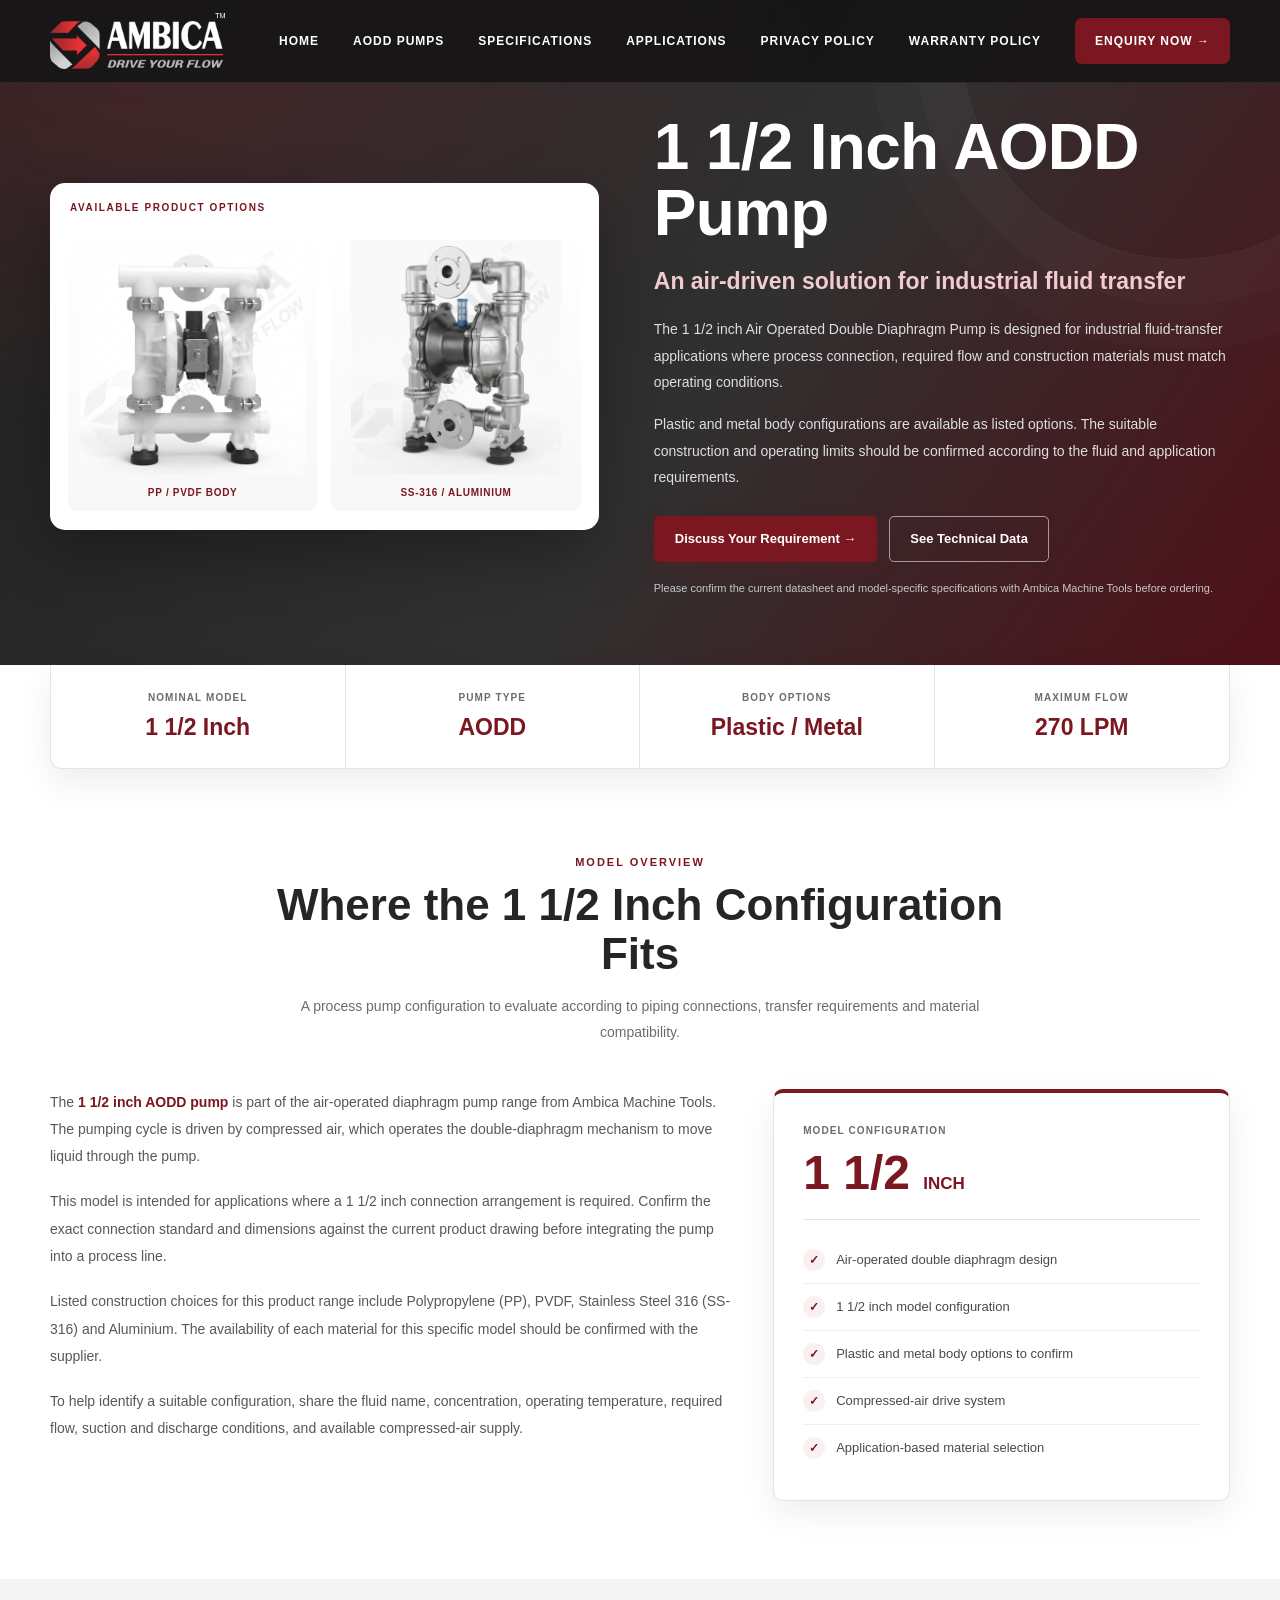
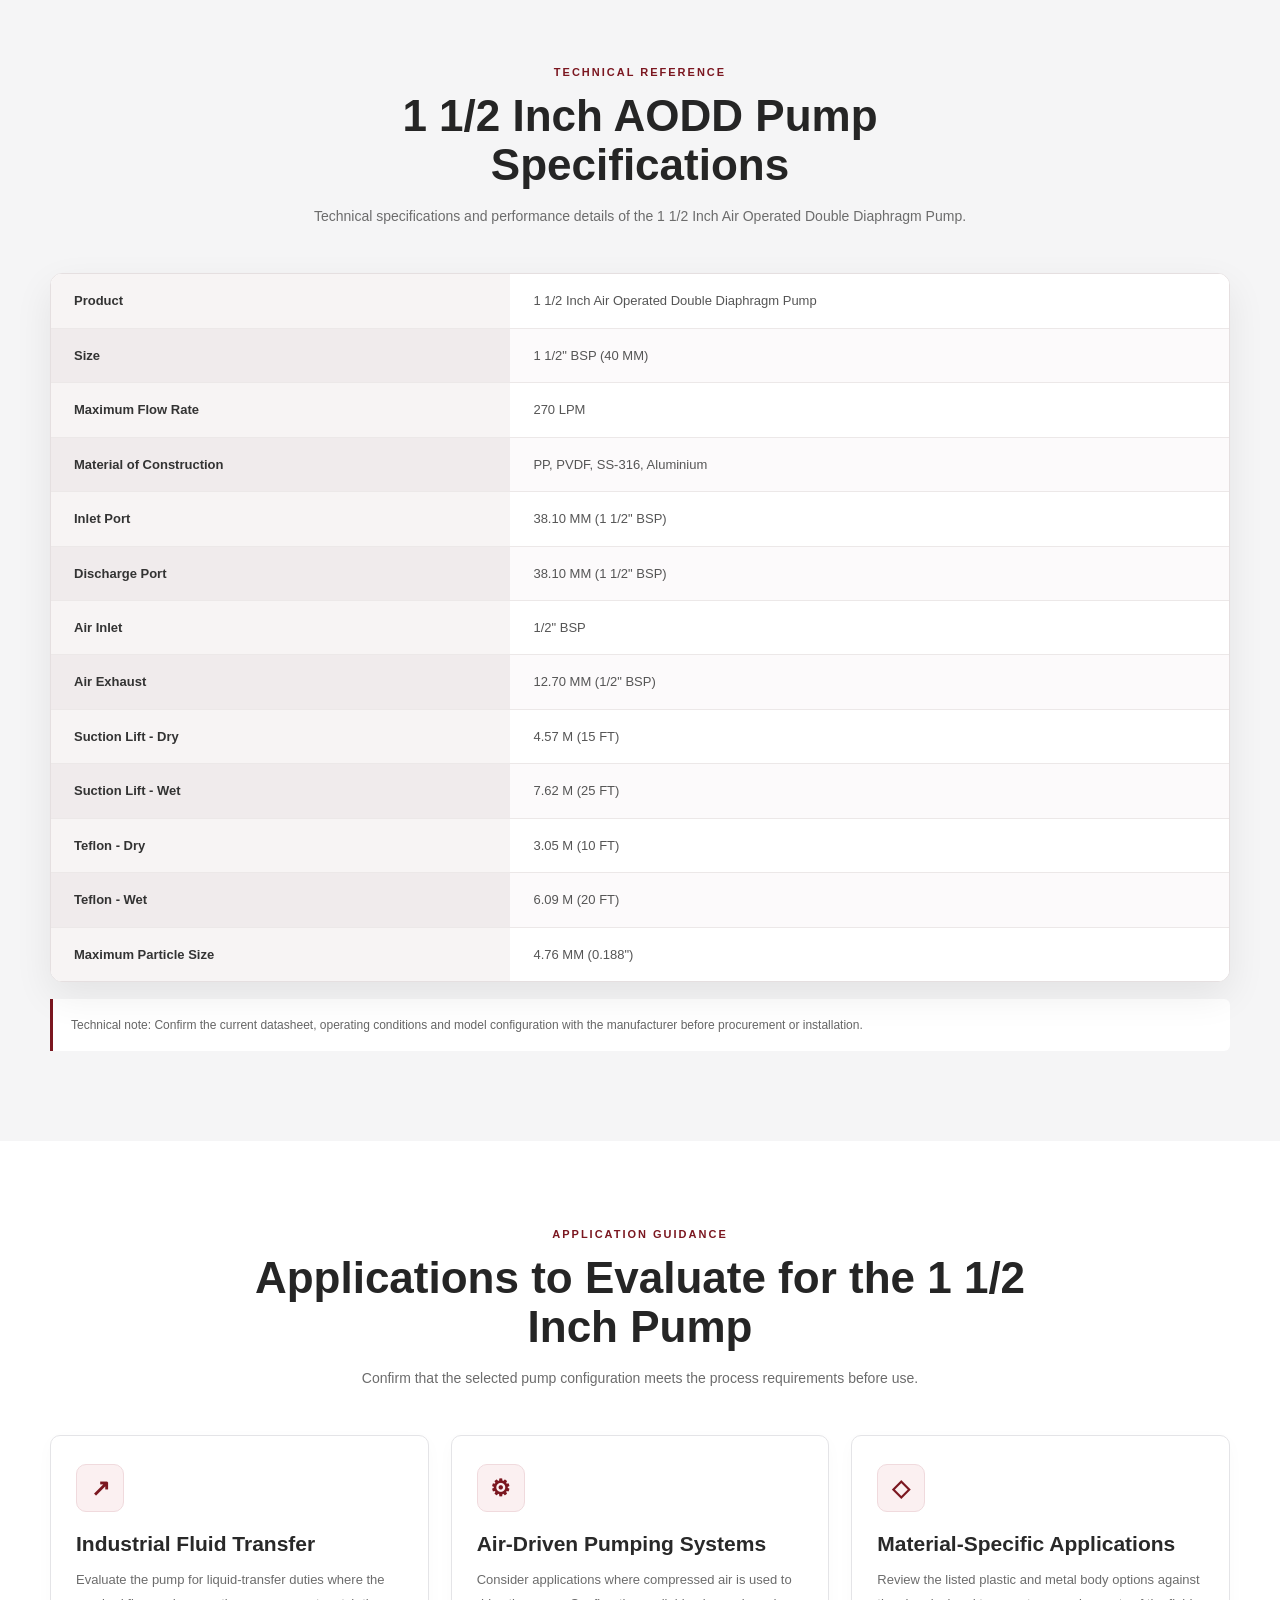
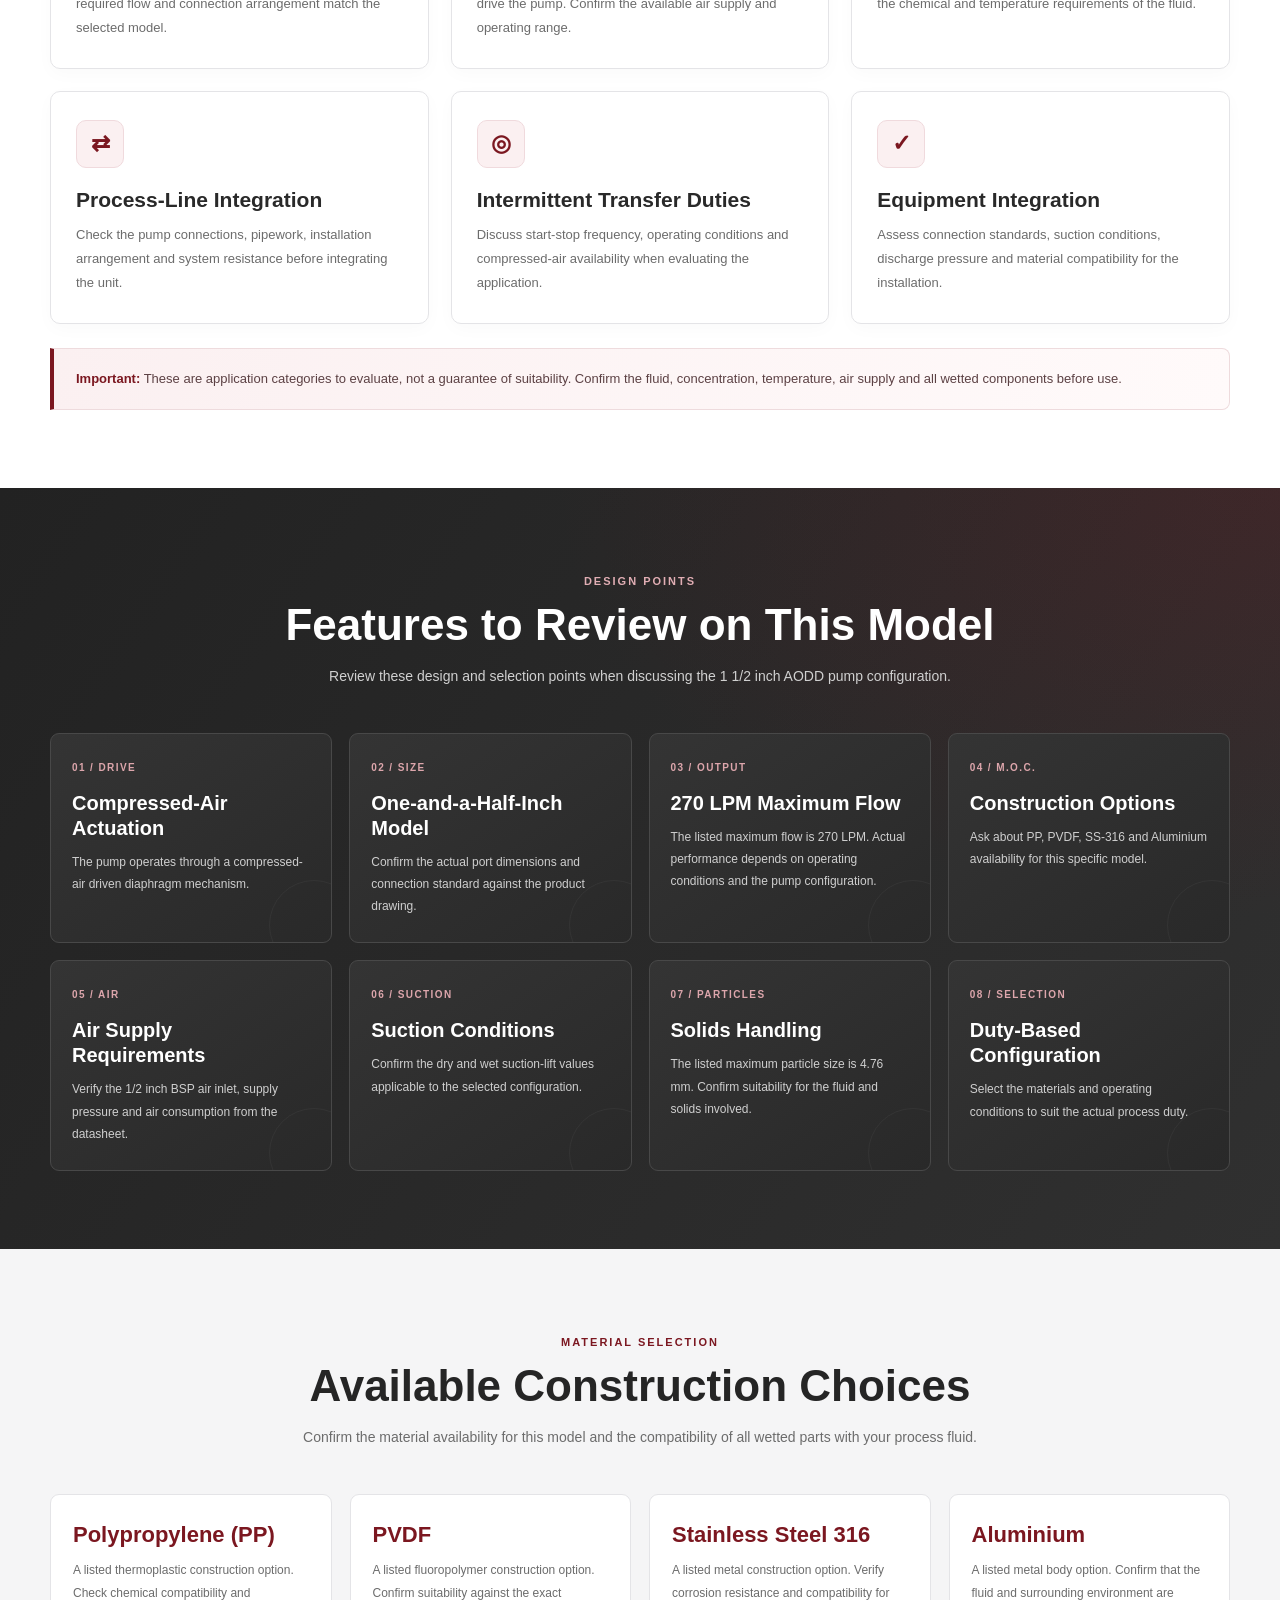
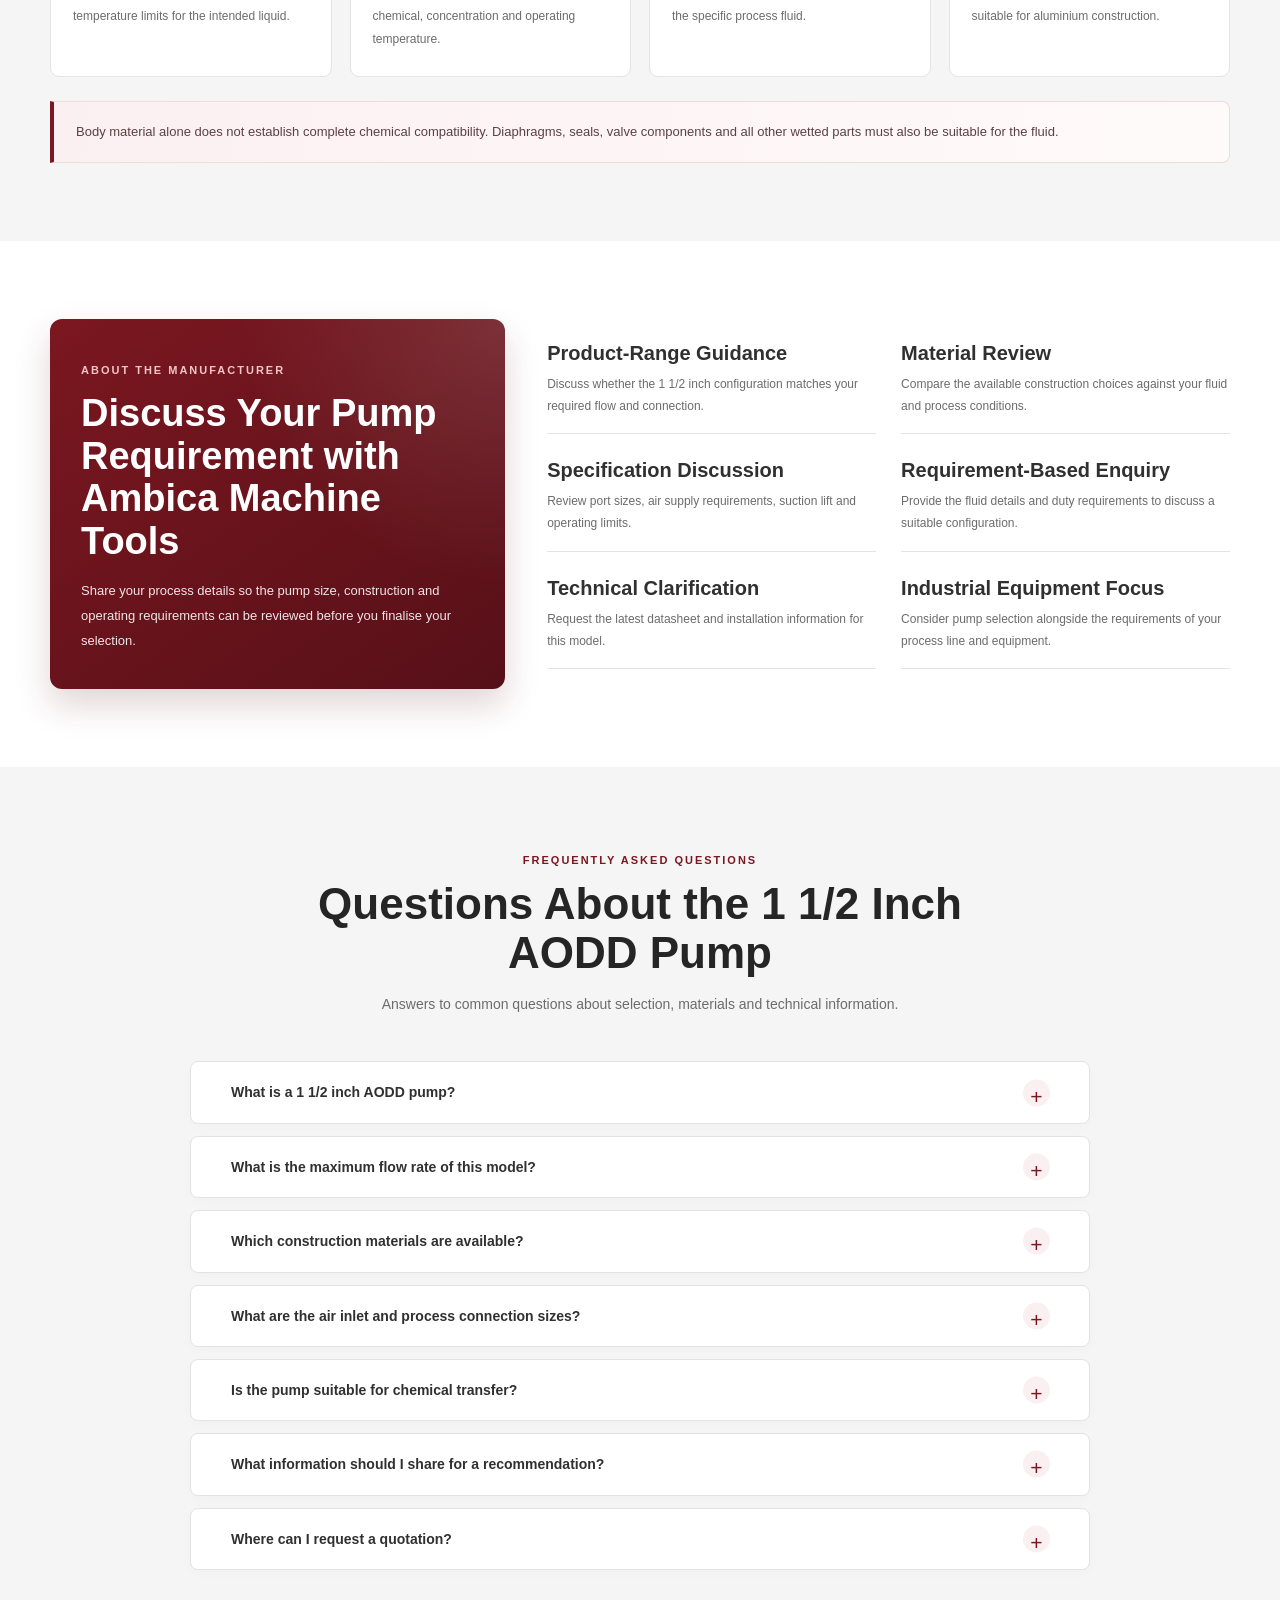
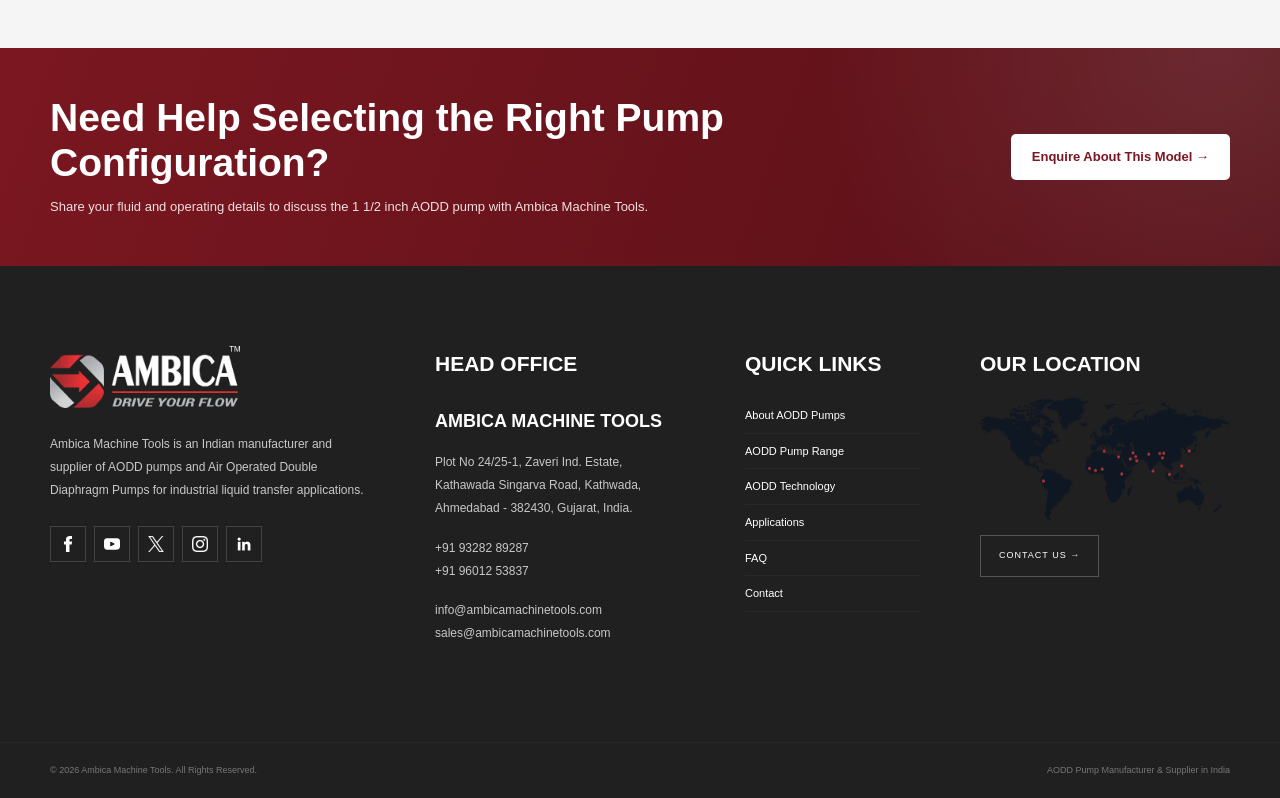
<file: air-oparated-double-Diaphragm-pump-one-half-inch.html>
<!doctype html>
<html lang="en">

<head>
    <meta charset="utf-8">
    <meta name="viewport" content="width=device-width, initial-scale=1">

    <title>Air Operated Double Diaphragm Pump Manufacturer in India | Ambica Machine Tools</title>

    <meta name="description"
        content="Explore the 1 1/2 inch Air Operated Double Diaphragm Pump from Ambica Machine Tools. Maximum flow 270 LPM, with PP, PVDF, SS-316 and Aluminium construction options.">

    <meta name="keywords"
        content="1 1/2 inch AODD pump, 1.5 inch air operated double diaphragm pump, AODD pump manufacturer, pneumatic diaphragm pump, PP AODD pump, PVDF AODD pump, SS316 diaphragm pump">

    <meta name="robots" content="index,follow">

    <link rel="canonical"
        href="https://www.airoperateddoublediaphragmpump.com/air-oparated-double-Diaphragm-pump-one-half-inch.html">

    <meta property="og:type" content="product">
    <meta property="og:title"
        content="1 1/2 Inch AODD Pump | Ambica Machine Tools">
    <meta property="og:description"
        content="Explore the 1 1/2 inch air-operated double diaphragm pump with 270 LPM maximum flow and multiple construction options.">
    <meta property="og:url"
        content="https://www.airoperateddoublediaphragmpump.com/air-oparated-double-Diaphragm-pump-one-half-inch.html">
    <meta property="og:image"
        content="https://www.airoperateddoublediaphragmpump.com/images/aodd-products/aodd-pump-one-half-inch-plastic.png">

    <meta name="theme-color" content="#7b1720">
    <link rel="icon" type="image/png" href="images/favicon-32x32.png">
    <link rel="icon" type="image/png" href="images/favicon-16x16.png">
    <script type="application/ld+json">
    {
        "@context": "https://schema.org",
        "@type": "Product",
        "name": "1 1/2 Inch Air Operated Double Diaphragm Pump",
        "description": "Industrial 1 1/2 inch air-operated double diaphragm pump with a maximum flow rate of 270 LPM and PP, PVDF, SS-316 and Aluminium construction options.",
        "brand": {
            "@type": "Brand",
            "name": "Ambica Machine Tools"
        },
        "manufacturer": {
            "@type": "Organization",
            "name": "Ambica Machine Tools",
            "url": "https://www.airoperateddoublediaphragmpump.com/"
        },
        "image": [
            "https://www.airoperateddoublediaphragmpump.com/images/aodd-products/aodd-pump-one-half-inch-plastic.png",
            "https://www.airoperateddoublediaphragmpump.com/images/aodd-products/aodd-pump-one-half-inch-steel.png"
        ],
        "category": "Industrial diaphragm pump"
    }
    </script>

    <link rel="stylesheet" href="css/detail.css">
</head>

<body class="aodd-detail-page">

    <!-- HEADER -->
    <header class="header">

        <div class="container nav">

            <a href="https://www.airoperateddoublediaphragmpump.com/"
            class="logo">

                <img src="images/ambica-footer-logo.png"
                    alt="Ambica Machine Tools">

            </a>


            <button class="menu-toggle"
                    aria-label="Open navigation">

                <span></span>
                <span></span>
                <span></span>

            </button>


            <nav class="nav-links">

                <a href="index.html">Home</a>
                <a href="index.html#products">AODD Pumps</a>
                <a href="#specifications">Specifications</a>
                <a href="#applications">Applications</a>
                <a href="privacy-policy.html">Privacy Policy</a>
                <a href="warranty-policy.html">Warranty Policy</a>
                <a class="navcta" href="#contact">Enquiry Now →</a>

            </nav>

        </div>

    </header>


    <main>

        <!-- HERO SECTION -->
        <section class="hero">

            <div class="container hero-grid">

                <div class="hero-media"
                     aria-label="Available pump construction options">

                    <div class="pump">
                        <img
                            src="images/aodd-products/aodd-pump-one-half-inch-plastic.png"
                            alt="1 1/2 inch AODD pump with plastic body construction"
                            fetchpriority="high">

                        <span>PP / PVDF BODY</span>
                    </div>

                    <div class="pump">
                        <img
                            src="images/aodd-products/aodd-pump-one-half-inch-steel.png"
                            alt="1 1/2 inch AODD pump with metal body construction"
                            fetchpriority="high">

                        <span>SS-316 / ALUMINIUM</span>
                    </div>

                </div>


                <div class="hero-copy">

                    <!-- <span class="eyebrow">
                        INDUSTRIAL AODD PUMP · 1 1/2 INCH MODEL
                    </span> -->

                    <h1>1 1/2 Inch AODD Pump</h1>

                    <h2>
                        An air-driven solution for industrial fluid transfer
                    </h2>

                    <p>
                        The 1 1/2 inch Air Operated Double Diaphragm Pump is
                        designed for industrial fluid-transfer applications
                        where process connection, required flow and
                        construction materials must match operating conditions.
                    </p>

                    <p>
                        Plastic and metal body configurations are available
                        as listed options. The suitable construction and
                        operating limits should be confirmed according to
                        the fluid and application requirements.
                    </p>

                    <div class="actions">

                        <a class="btn primary"
                           href="https://www.industrialpumpandvalve.com/contact-us.html">
                            Discuss Your Requirement →
                        </a>

                        <a class="btn outline"
                           href="#specifications">
                            See Technical Data
                        </a>

                    </div>

                    <p class="note">
                        Please confirm the current datasheet and model-specific
                        specifications with Ambica Machine Tools before ordering.
                    </p>

                </div>

            </div>

        </section>


        <!-- QUICK SPECIFICATIONS -->
        <div class="container quick"
             aria-label="Key model information">

            <div class="qitem">
                <span>NOMINAL MODEL</span>
                <strong>1 1/2 Inch</strong>
            </div>

            <div class="qitem">
                <span>PUMP TYPE</span>
                <strong>AODD</strong>
            </div>

            <div class="qitem">
                <span>BODY OPTIONS</span>
                <strong>Plastic / Metal</strong>
            </div>

            <div class="qitem">
                <span>MAXIMUM FLOW</span>
                <strong>270 LPM</strong>
            </div>

        </div>


        <!-- MODEL OVERVIEW -->
        <section class="content" id="about">

            <div class="container">

                <div class="heading">
                    <span class="kicker">Model overview</span>

                    <h2>Where the 1 1/2 Inch Configuration Fits</h2>

                    <p>
                        A process pump configuration to evaluate according
                        to piping connections, transfer requirements and
                        material compatibility.
                    </p>
                </div>


                <div class="overview">

                    <div class="copy">

                        <p>
                            The <strong>1 1/2 inch AODD pump</strong> is part
                            of the air-operated diaphragm pump range from
                            Ambica Machine Tools. The pumping cycle is
                            driven by compressed air, which operates the
                            double-diaphragm mechanism to move liquid
                            through the pump.
                        </p>

                        <p>
                            This model is intended for applications where
                            a 1 1/2 inch connection arrangement is required.
                            Confirm the exact connection standard and
                            dimensions against the current product drawing
                            before integrating the pump into a process line.
                        </p>

                        <p>
                            Listed construction choices for this product
                            range include Polypropylene (PP), PVDF,
                            Stainless Steel 316 (SS-316) and Aluminium.
                            The availability of each material for this
                            specific model should be confirmed with the supplier.
                        </p>

                        <p>
                            To help identify a suitable configuration,
                            share the fluid name, concentration,
                            operating temperature, required flow,
                            suction and discharge conditions, and
                            available compressed-air supply.
                        </p>

                    </div>


                    <aside class="summary">

                        <div class="stat">
                            <span>MODEL CONFIGURATION</span>
                            <strong>1 1/2 <small style="font-size:17px">INCH</small></strong>
                        </div>

                        <ul class="checks">

                            <li>
                                <span class="tick">✓</span>
                                <span>Air-operated double diaphragm design</span>
                            </li>

                            <li>
                                <span class="tick">✓</span>
                                <span>1 1/2 inch model configuration</span>
                            </li>

                            <li>
                                <span class="tick">✓</span>
                                <span>Plastic and metal body options to confirm</span>
                            </li>

                            <li>
                                <span class="tick">✓</span>
                                <span>Compressed-air drive system</span>
                            </li>

                            <li>
                                <span class="tick">✓</span>
                                <span>Application-based material selection</span>
                            </li>

                        </ul>

                    </aside>

                </div>

            </div>

        </section>


        <!-- TECHNICAL SPECIFICATIONS -->
        <section class="content light" id="specifications">

            <div class="container">

                <div class="heading">

                    <span class="kicker">Technical reference</span>

                    <h2>1 1/2 Inch AODD Pump Specifications</h2>

                    <p>
                        Technical specifications and performance details of the
                        1 1/2 Inch Air Operated Double Diaphragm Pump.
                    </p>

                </div>

                <div class="tablewrap">

                    <table class="modern-spec-table">

                        <tbody>

                            <tr>
                                <th>Product</th>
                                <td>1 1/2 Inch Air Operated Double Diaphragm Pump</td>
                            </tr>

                            <tr>
                                <th>Size</th>
                                <td>1 1/2&quot; BSP (40 MM)</td>
                            </tr>

                            <tr>
                                <th>Maximum Flow Rate</th>
                                <td>270 LPM</td>
                            </tr>

                            <tr>
                                <th>Material of Construction</th>
                                <td>PP, PVDF, SS-316, Aluminium</td>
                            </tr>

                            <tr>
                                <th>Inlet Port</th>
                                <td>38.10 MM (1 1/2&quot; BSP)</td>
                            </tr>

                            <tr>
                                <th>Discharge Port</th>
                                <td>38.10 MM (1 1/2&quot; BSP)</td>
                            </tr>

                            <tr>
                                <th>Air Inlet</th>
                                <td>1/2&quot; BSP</td>
                            </tr>

                            <tr>
                                <th>Air Exhaust</th>
                                <td>12.70 MM (1/2&quot; BSP)</td>
                            </tr>

                            <tr>
                                <th>Suction Lift - Dry</th>
                                <td>4.57 M (15 FT)</td>
                            </tr>

                            <tr>
                                <th>Suction Lift - Wet</th>
                                <td>7.62 M (25 FT)</td>
                            </tr>

                            <tr>
                                <th>Teflon - Dry</th>
                                <td>3.05 M (10 FT)</td>
                            </tr>

                            <tr>
                                <th>Teflon - Wet</th>
                                <td>6.09 M (20 FT)</td>
                            </tr>

                            <tr>
                                <th>Maximum Particle Size</th>
                                <td>4.76 MM (0.188&quot;)</td>
                            </tr>

                        </tbody>

                    </table>

                </div>

                <p class="smallnote">
                    Technical note: Confirm the current datasheet, operating
                    conditions and model configuration with the manufacturer
                    before procurement or installation.
                </p>

            </div>

        </section>


        <!-- APPLICATIONS -->
        <section class="content" id="applications">

            <div class="container">

                <div class="heading">

                    <span class="kicker">Application guidance</span>

                    <h2>Applications to Evaluate for the 1 1/2 Inch Pump</h2>

                    <p>
                        Confirm that the selected pump configuration
                        meets the process requirements before use.
                    </p>

                </div>


                <div class="cards">

                    <article class="card">

                        <div class="ico">↗</div>

                        <h3>Industrial Fluid Transfer</h3>

                        <p>
                            Evaluate the pump for liquid-transfer duties
                            where the required flow and connection
                            arrangement match the selected model.
                        </p>

                    </article>


                    <article class="card">

                        <div class="ico">⚙</div>

                        <h3>Air-Driven Pumping Systems</h3>

                        <p>
                            Consider applications where compressed air
                            is used to drive the pump. Confirm the
                            available air supply and operating range.
                        </p>

                    </article>


                    <article class="card">

                        <div class="ico">◇</div>

                        <h3>Material-Specific Applications</h3>

                        <p>
                            Review the listed plastic and metal body
                            options against the chemical and temperature
                            requirements of the fluid.
                        </p>

                    </article>


                    <article class="card">

                        <div class="ico">⇄</div>

                        <h3>Process-Line Integration</h3>

                        <p>
                            Check the pump connections, pipework,
                            installation arrangement and system
                            resistance before integrating the unit.
                        </p>

                    </article>


                    <article class="card">

                        <div class="ico">◎</div>

                        <h3>Intermittent Transfer Duties</h3>

                        <p>
                            Discuss start-stop frequency, operating
                            conditions and compressed-air availability
                            when evaluating the application.
                        </p>

                    </article>


                    <article class="card">

                        <div class="ico">✓</div>

                        <h3>Equipment Integration</h3>

                        <p>
                            Assess connection standards, suction
                            conditions, discharge pressure and
                            material compatibility for the installation.
                        </p>

                    </article>

                </div>


                <div class="notice">
                    <strong>Important:</strong> These are application
                    categories to evaluate, not a guarantee of suitability.
                    Confirm the fluid, concentration, temperature, air
                    supply and all wetted components before use.
                </div>

            </div>

        </section>


        <!-- FEATURES -->
        <section class="content dark">

            <div class="container">

                <div class="heading">

                    <span class="kicker">Design points</span>

                    <h2>Features to Review on This Model</h2>

                    <p>
                        Review these design and selection points when
                        discussing the 1 1/2 inch AODD pump configuration.
                    </p>

                </div>


                <div class="features">

                    <article class="feature">

                        <span class="num">01 / DRIVE</span>

                        <h3>Compressed-Air Actuation</h3>

                        <p>
                            The pump operates through a compressed-air
                            driven diaphragm mechanism.
                        </p>

                    </article>


                    <article class="feature">

                        <span class="num">02 / SIZE</span>

                        <h3>One-and-a-Half-Inch Model</h3>

                        <p>
                            Confirm the actual port dimensions and
                            connection standard against the product drawing.
                        </p>

                    </article>


                    <article class="feature">

                        <span class="num">03 / OUTPUT</span>

                        <h3>270 LPM Maximum Flow</h3>

                        <p>
                            The listed maximum flow is 270 LPM.
                            Actual performance depends on operating
                            conditions and the pump configuration.
                        </p>

                    </article>


                    <article class="feature">

                        <span class="num">04 / M.O.C.</span>

                        <h3>Construction Options</h3>

                        <p>
                            Ask about PP, PVDF, SS-316 and Aluminium
                            availability for this specific model.
                        </p>

                    </article>


                    <article class="feature">

                        <span class="num">05 / AIR</span>

                        <h3>Air Supply Requirements</h3>

                        <p>
                            Verify the 1/2 inch BSP air inlet,
                            supply pressure and air consumption from the datasheet.
                        </p>

                    </article>


                    <article class="feature">

                        <span class="num">06 / SUCTION</span>

                        <h3>Suction Conditions</h3>

                        <p>
                            Confirm the dry and wet suction-lift
                            values applicable to the selected configuration.
                        </p>

                    </article>


                    <article class="feature">

                        <span class="num">07 / PARTICLES</span>

                        <h3>Solids Handling</h3>

                        <p>
                            The listed maximum particle size is 4.76 mm.
                            Confirm suitability for the fluid and solids involved.
                        </p>

                    </article>


                    <article class="feature">

                        <span class="num">08 / SELECTION</span>

                        <h3>Duty-Based Configuration</h3>

                        <p>
                            Select the materials and operating
                            conditions to suit the actual process duty.
                        </p>

                    </article>

                </div>

            </div>

        </section>


        <!-- MATERIALS -->
        <section class="content light">

            <div class="container">

                <div class="heading">

                    <span class="kicker">Material selection</span>

                    <h2>Available Construction Choices</h2>

                    <p>
                        Confirm the material availability for this
                        model and the compatibility of all wetted
                        parts with your process fluid.
                    </p>

                </div>


                <div class="materials">

                    <article class="material">

                        <h3>Polypropylene (PP)</h3>

                        <p>
                            A listed thermoplastic construction option.
                            Check chemical compatibility and temperature
                            limits for the intended liquid.
                        </p>

                    </article>


                    <article class="material">

                        <h3>PVDF</h3>

                        <p>
                            A listed fluoropolymer construction option.
                            Confirm suitability against the exact chemical,
                            concentration and operating temperature.
                        </p>

                    </article>


                    <article class="material">

                        <h3>Stainless Steel 316</h3>

                        <p>
                            A listed metal construction option.
                            Verify corrosion resistance and compatibility
                            for the specific process fluid.
                        </p>

                    </article>


                    <article class="material">

                        <h3>Aluminium</h3>

                        <p>
                            A listed metal body option. Confirm that
                            the fluid and surrounding environment are
                            suitable for aluminium construction.
                        </p>

                    </article>

                </div>


                <div class="notice">
                    Body material alone does not establish complete
                    chemical compatibility. Diaphragms, seals, valve
                    components and all other wetted parts must also
                    be suitable for the fluid.
                </div>

            </div>

        </section>


        <!-- WHY AMBICA -->
        <section class="content">

            <div class="container why">

                <div class="whybox">

                    <span class="kicker">About the manufacturer</span>

                    <h2>
                        Discuss Your Pump Requirement with Ambica Machine Tools
                    </h2>

                    <p>
                        Share your process details so the pump size,
                        construction and operating requirements can
                        be reviewed before you finalise your selection.
                    </p>

                </div>


                <div class="whylist">

                    <article class="whyitem">

                        <h3>Product-Range Guidance</h3>

                        <p>
                            Discuss whether the 1 1/2 inch configuration
                            matches your required flow and connection.
                        </p>

                    </article>


                    <article class="whyitem">

                        <h3>Material Review</h3>

                        <p>
                            Compare the available construction choices
                            against your fluid and process conditions.
                        </p>

                    </article>


                    <article class="whyitem">

                        <h3>Specification Discussion</h3>

                        <p>
                            Review port sizes, air supply requirements,
                            suction lift and operating limits.
                        </p>

                    </article>


                    <article class="whyitem">

                        <h3>Requirement-Based Enquiry</h3>

                        <p>
                            Provide the fluid details and duty
                            requirements to discuss a suitable configuration.
                        </p>

                    </article>


                    <article class="whyitem">

                        <h3>Technical Clarification</h3>

                        <p>
                            Request the latest datasheet and
                            installation information for this model.
                        </p>

                    </article>


                    <article class="whyitem">

                        <h3>Industrial Equipment Focus</h3>

                        <p>
                            Consider pump selection alongside the
                            requirements of your process line and equipment.
                        </p>

                    </article>

                </div>

            </div>

        </section>


        <!-- FAQ -->
        <section class="content light" id="faq">

            <div class="container">

                <div class="heading">

                    <span class="kicker">Frequently asked questions</span>

                    <h2>Questions About the 1 1/2 Inch AODD Pump</h2>

                    <p>
                        Answers to common questions about selection,
                        materials and technical information.
                    </p>

                </div>


                <div class="faqs">

                    <details>

                        <summary>
                            What is a 1 1/2 inch AODD pump?
                        </summary>

                        <p>
                            An AODD pump is an air-operated double
                            diaphragm pump. The 1 1/2 inch model designation
                            refers to the nominal size; confirm the
                            exact connection dimensions and standard
                            against the current datasheet.
                        </p>

                    </details>


                    <details>

                        <summary>
                            What is the maximum flow rate of this model?
                        </summary>

                        <p>
                            The listed maximum flow rate for the
                            1 1/2 inch model is 270 LPM. Actual flow
                            depends on air supply, discharge pressure,
                            fluid properties and operating conditions.
                        </p>

                    </details>


                    <details>

                        <summary>
                            Which construction materials are available?
                        </summary>

                        <p>
                            The product range lists Polypropylene (PP),
                            PVDF, Stainless Steel 316 (SS-316) and
                            Aluminium options. Confirm which options
                            are available for this exact model.
                        </p>

                    </details>


                    <details>

                        <summary>
                            What are the air inlet and process connection sizes?
                        </summary>

                        <p>
                            The listed process connection is 1 1/2 inch
                            BSP, with a 1/2 inch BSP air inlet.
                            The listed air exhaust is 12.70 mm.
                            Confirm all dimensions against the current datasheet.
                        </p>

                    </details>


                    <details>

                        <summary>
                            Is the pump suitable for chemical transfer?
                        </summary>

                        <p>
                            Suitability depends on the exact chemical,
                            concentration, temperature and construction
                            of all wetted parts, including diaphragms
                            and seals. Confirm compatibility before use.
                        </p>

                    </details>


                    <details>

                        <summary>
                            What information should I share for a recommendation?
                        </summary>

                        <p>
                            Share the fluid name and concentration,
                            temperature, required flow, suction and
                            discharge conditions, available air supply,
                            connection standard and any solids present.
                        </p>

                    </details>


                    <details>

                        <summary>
                            Where can I request a quotation?
                        </summary>

                        <p>
                            Use the enquiry link on this page to contact
                            Ambica Machine Tools for pricing, current
                            specifications and product availability.
                        </p>

                    </details>

                </div>

            </div>

        </section>


        <!-- CALL TO ACTION -->
        <section class="ctaband" id="contact">

            <div class="container ctainner">

                <div>

                    <h2>
                        Need Help Selecting the Right Pump Configuration?
                    </h2>

                    <p>
                        Share your fluid and operating details to
                        discuss the 1 1/2 inch AODD pump with Ambica Machine Tools.
                    </p>

                </div>

                <a class="btn"
                   href="https://www.industrialpumpandvalve.com/contact-us.html"
                   target="_blank"
                   rel="noopener noreferrer">
                    Enquire About This Model →
                </a>

            </div>

        </section>

    </main>


    <!-- FOOTER -->
    <footer class="footer">

        <div class="footer-top">

            <div class="container footer-grid">


                <!-- COMPANY -->
                <div class="footer-company">

                    <a href="https://www.ambicamachinetools.com/">

                        <img src="images/ambica-footer-logo.png"
                             alt="Ambica Machine Tools">

                    </a>

                    <p>
                        Ambica Machine Tools is an Indian manufacturer
                        and supplier of AODD pumps and Air Operated
                        Double Diaphragm Pumps for industrial liquid
                        transfer applications.
                    </p>

                    <div class="social">

                        <a href="https://www.facebook.com/ambicamachine/"
                           target="_blank"
                           rel="noopener noreferrer">

                            <img src="images/facebook.svg"
                                 alt="Facebook">

                        </a>

                        <a href="https://www.youtube.com/@ambicamachinetools7338"
                           target="_blank"
                           rel="noopener noreferrer">

                            <img src="images/youtube.svg"
                                 alt="YouTube">

                        </a>
                        <a href="https://x.com/ambicamachine"
                            target="_blank"
                            rel="noopener noreferrer"
                            aria-label="Ambica Machine Tools X">

                            <img src="images/twitter-img.png"
                                    alt="X">
                        </a>
                        <a href="https://www.instagram.com/ambicamachinetools/"
                           target="_blank"
                           rel="noopener noreferrer">

                            <img src="images/instagram.png"
                                 alt="Instagram">

                        </a>

                        <a href="https://www.linkedin.com/company/ambica-machine-tools"
                           target="_blank"
                           rel="noopener noreferrer">

                            <img src="images/linkedin-img.png"
                                 alt="LinkedIn">

                        </a>

                    </div>

                </div>


                <!-- CONTACT -->
                <div class="footer-contact">

                    <h3>HEAD OFFICE</h3>

                    <h4>AMBICA MACHINE TOOLS</h4>

                    <p>
                        Plot No 24/25-1, Zaveri Ind. Estate,
                        Kathawada Singarva Road, Kathwada,
                        Ahmedabad - 382430,
                        Gujarat, India.
                    </p>

                    <p>
                        <a href="tel:+919328289287">
                            +91 93282 89287
                        </a>

                        <br>

                        <a href="tel:+919601253837">
                            +91 96012 53837
                        </a>
                    </p>

                    <p>
                        <a href="mailto:info@ambicamachinetools.com">
                            info@ambicamachinetools.com
                        </a>

                        <br>

                        <a href="mailto:sales@ambicamachinetools.com">
                            sales@ambicamachinetools.com
                        </a>
                    </p>

                </div>


                <!-- QUICK LINKS -->
            <div class="footer-links">

                <h3>
                    QUICK LINKS
                </h3>

                <a href="#about">
                    About AODD Pumps
                </a>

                <a href="index.html#products">
                    AODD Pump Range
                </a>

                <a href="#specifications">
                    AODD Technology
                </a>

                <a href="#applications">
                    Applications
                </a>

                <a href="#faq">
                    FAQ
                </a>

                <a href="#contact">
                    Contact
                </a>

            </div>


                <!-- MAP -->
                <div class="footer-map">

                    <h3>OUR LOCATION</h3>

                    <img src="images/map-img.png"
                         alt="Ambica Machine Tools Ahmedabad location"
                         loading="lazy">

                    <a href="https://www.industrialpumpandvalve.com/contact-us.html"
                       target="_blank"
                       rel="noopener noreferrer"
                       class="footer-btn">
                        CONTACT US →
                    </a>

                </div>


            </div>

        </div>


        <!-- FOOTER BOTTOM -->
        <div class="footer-bottom">

            <div class="container">

                <span>
                    © <span id="year">2026</span> Ambica Machine Tools.
                    All Rights Reserved.
                </span>

                <span>
                    AODD Pump Manufacturer &amp; Supplier in India
                </span>

            </div>

        </div>

    </footer>


    <!-- MOBILE MENU + YEAR -->
    <script>
        const toggle = document.querySelector('.toggle');
        const links = document.querySelector('.navlinks');

        if (toggle && links) {
            toggle.addEventListener('click', () => {
                const open = links.classList.toggle('open');

                toggle.setAttribute('aria-expanded', String(open));
                toggle.textContent = open ? '×' : '☰';
            });

            links.querySelectorAll('a').forEach((a) => {
                a.addEventListener('click', () => {
                    links.classList.remove('open');
                    toggle.setAttribute('aria-expanded', 'false');
                    toggle.textContent = '☰';
                });
            });
        }

        const year = document.getElementById('year');

        if (year) {
            year.textContent = new Date().getFullYear();
        }
    </script>

</body>
</html>
</file>
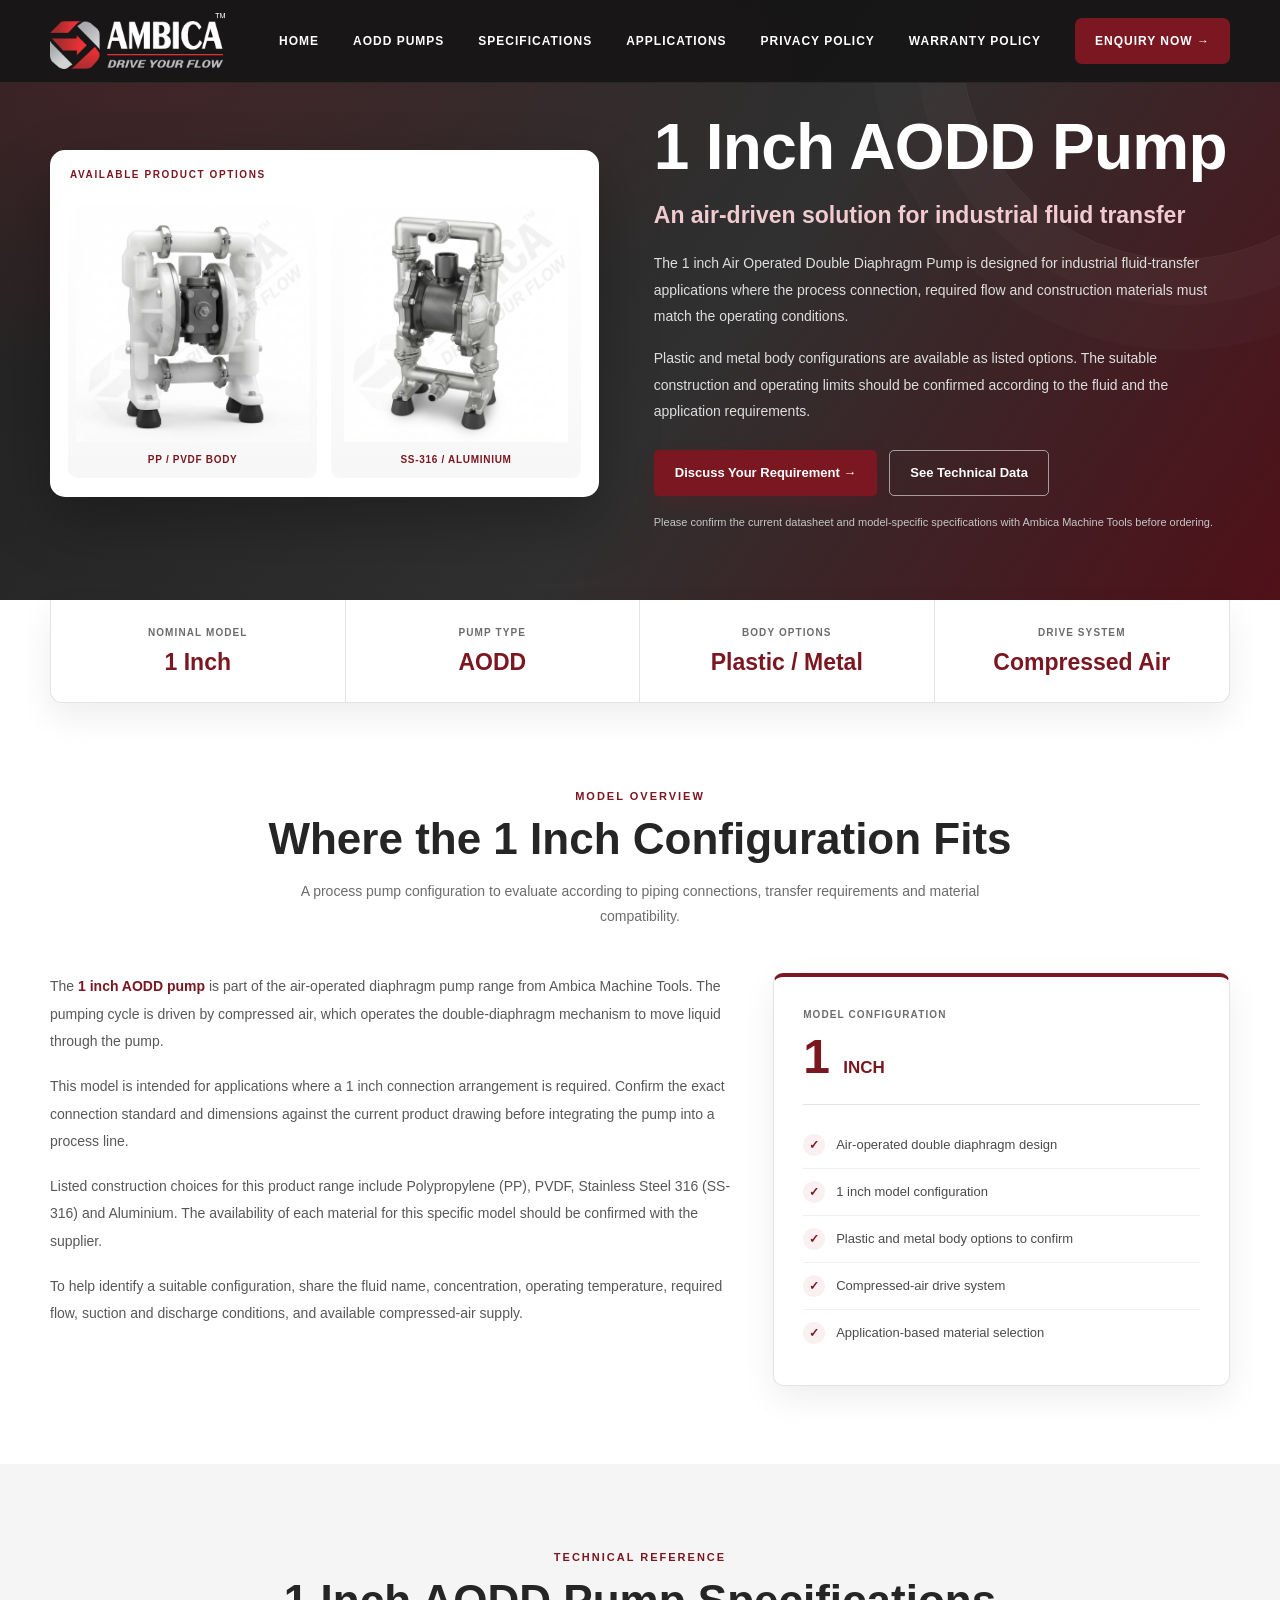
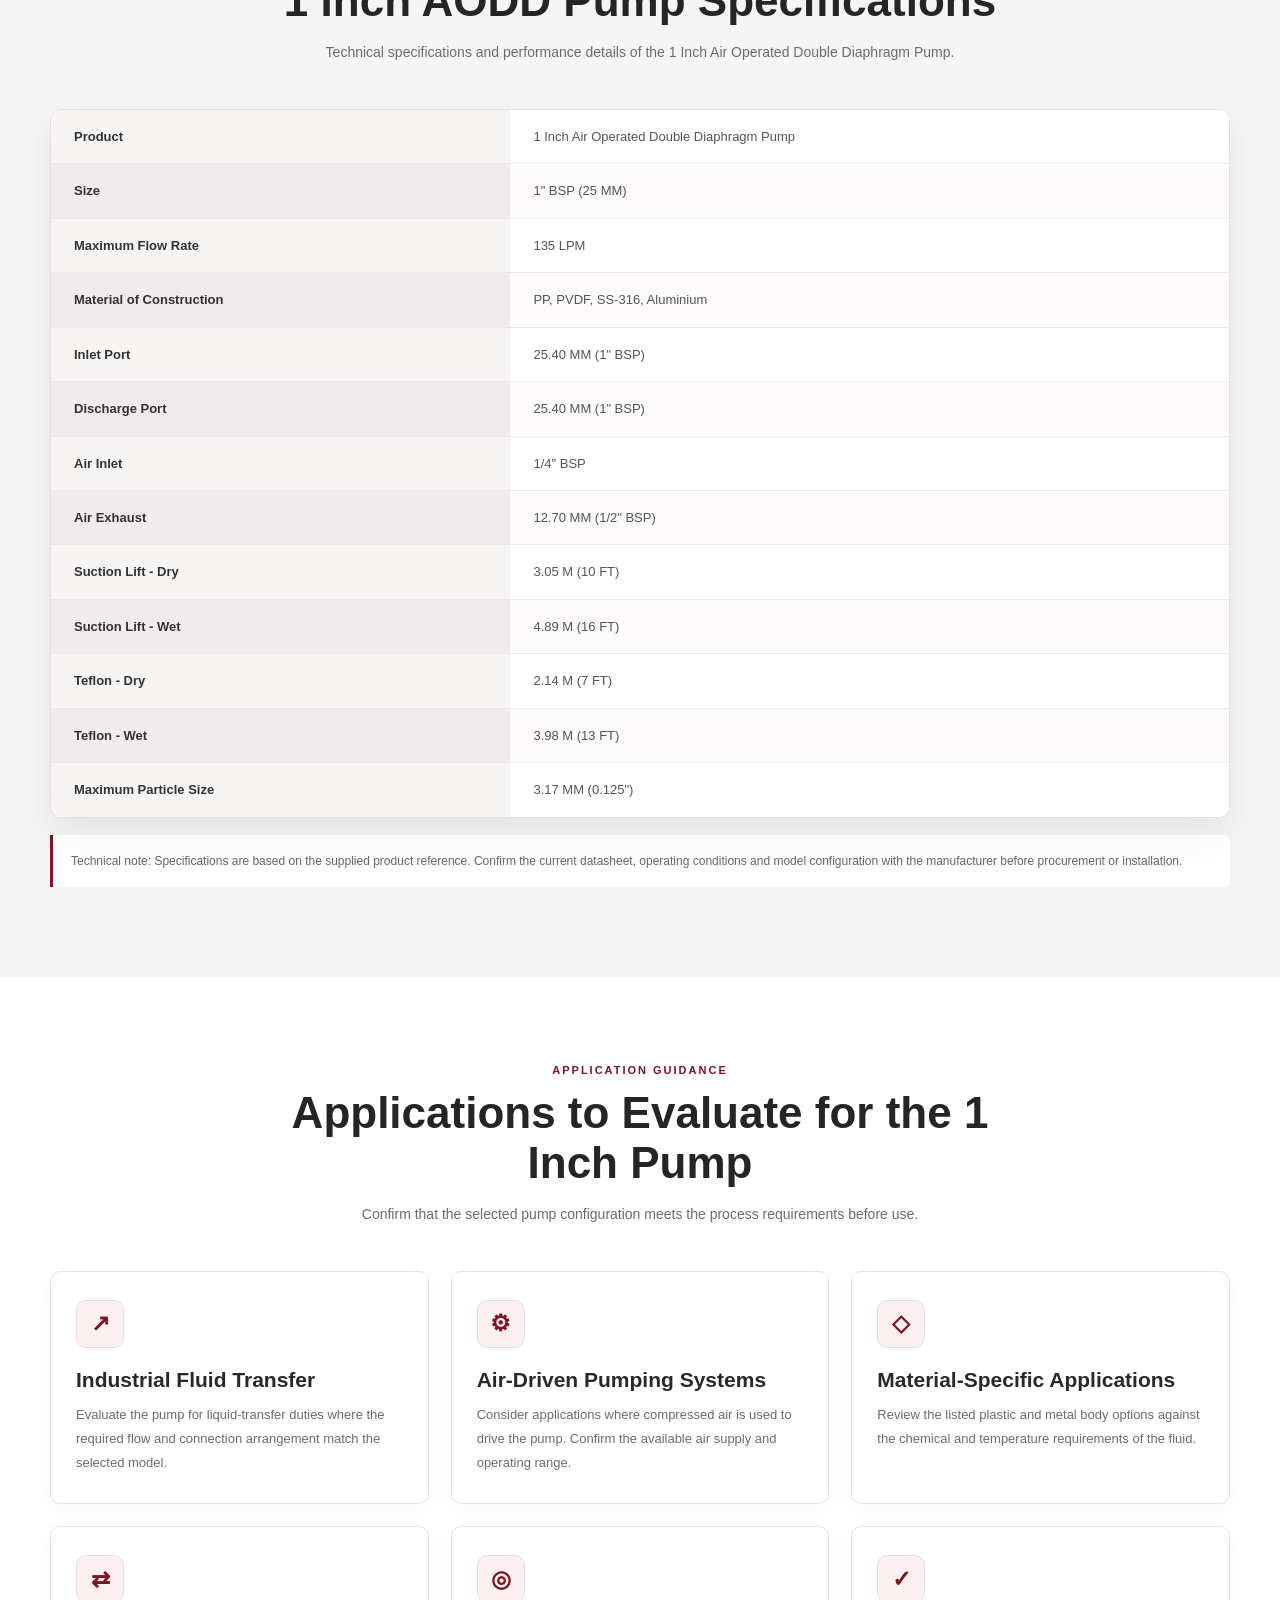
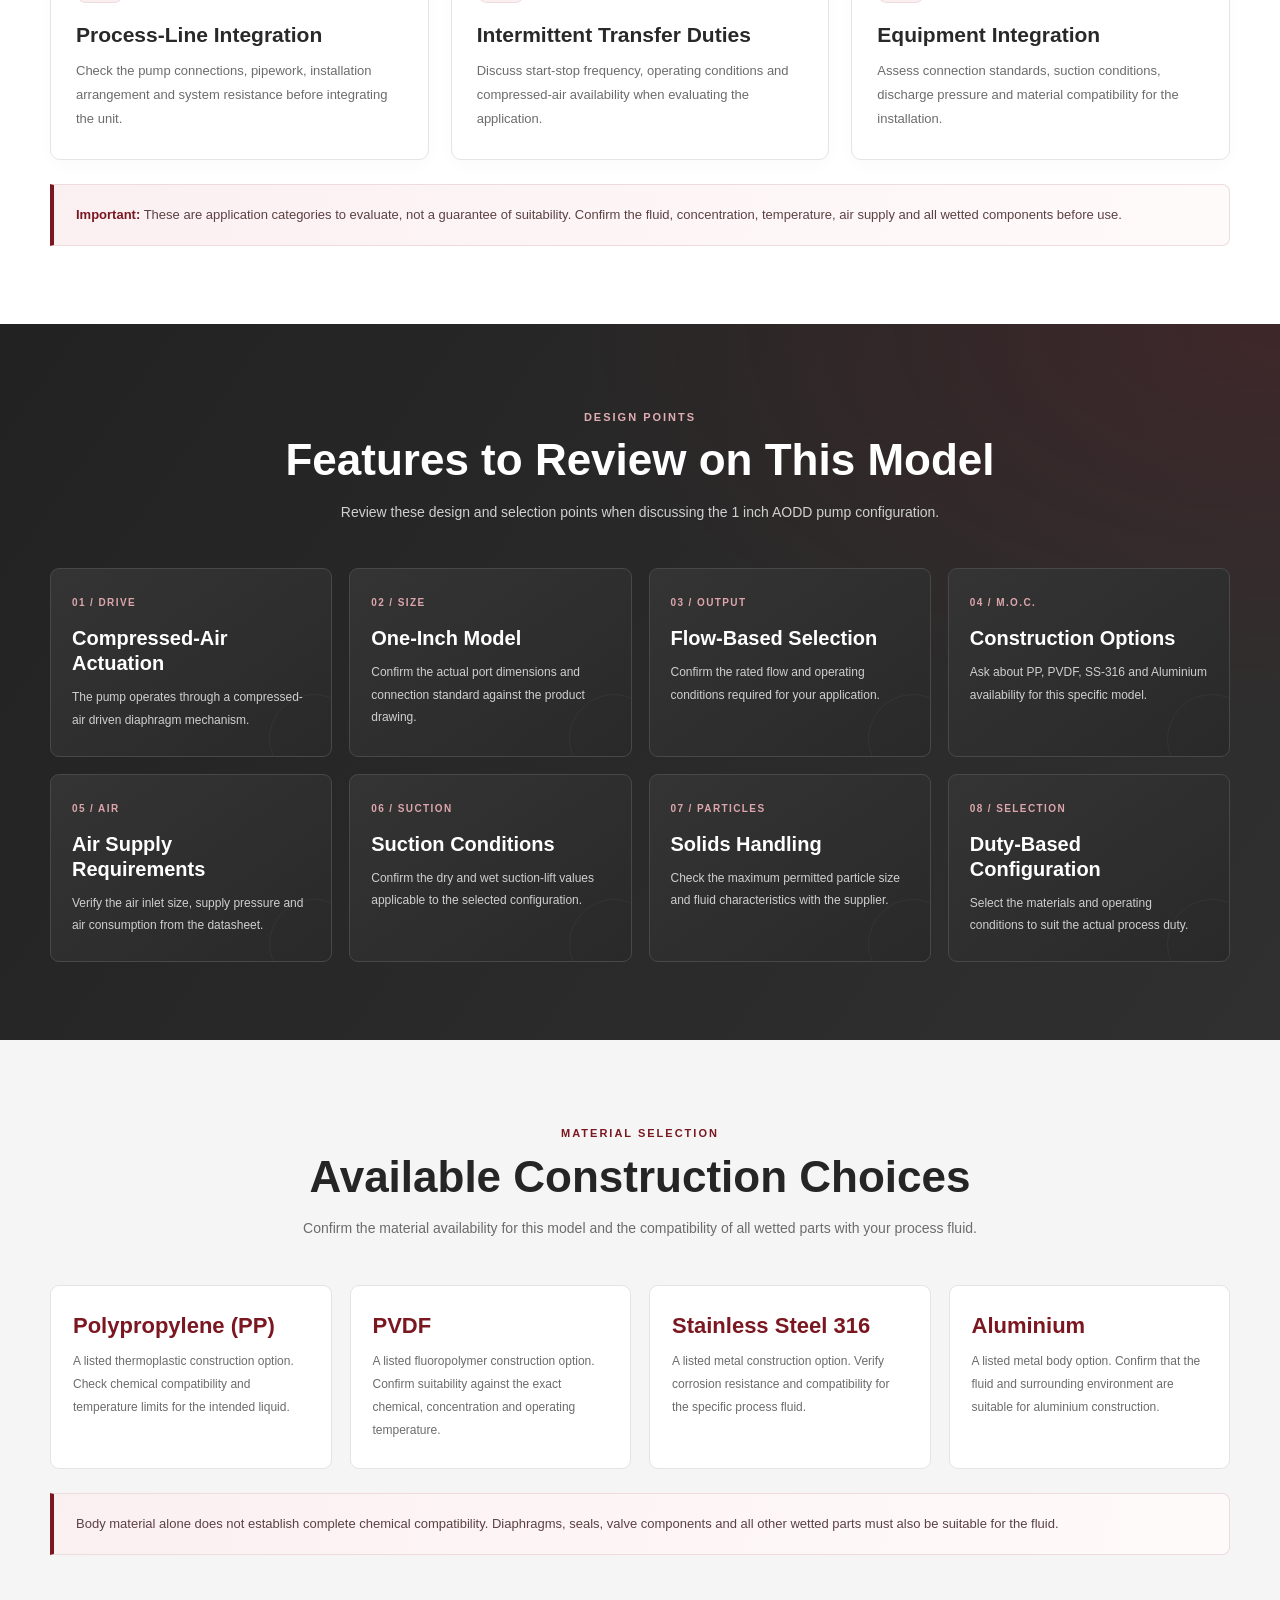
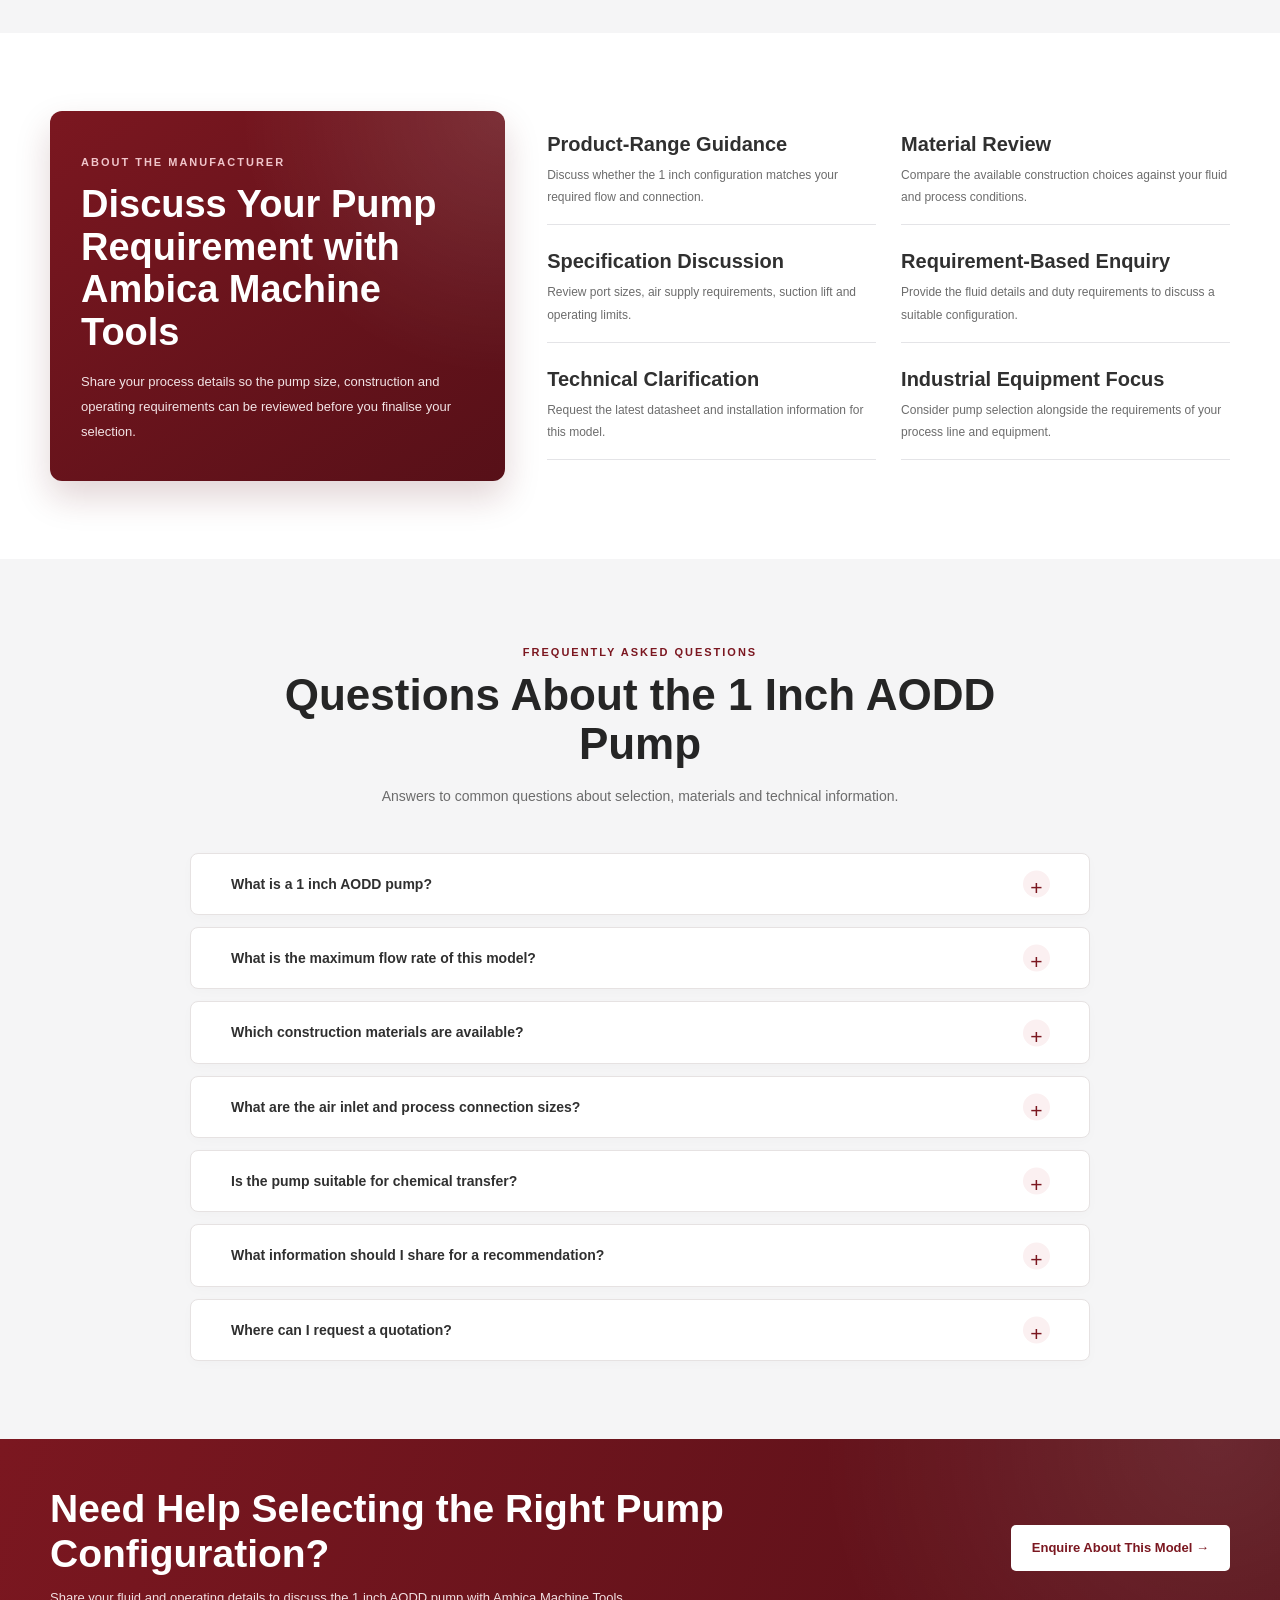
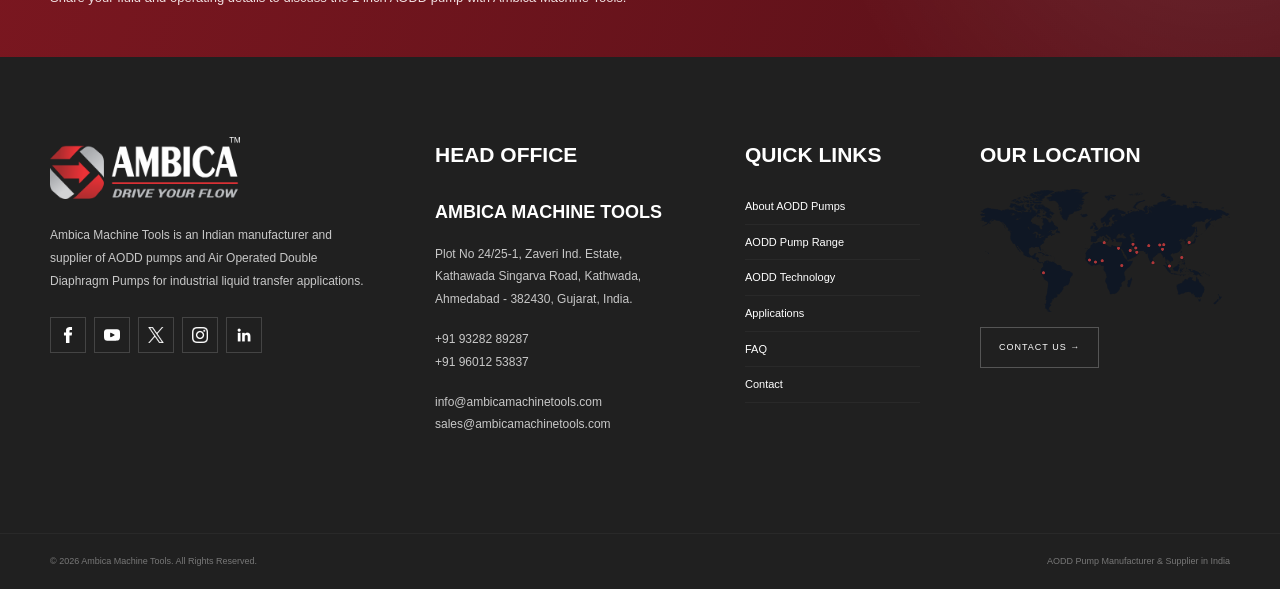
<file: air-oparated-double-Diaphragm-pump-one-inch.html>
<!doctype html>
<html lang="en">

<head>
    <meta charset="utf-8">
    <meta name="viewport" content="width=device-width, initial-scale=1">

    <title>Air Operated Double Diaphragm Pump Manufacturer in India | Ambica Machine Tools</title>

    <meta name="description"
        content="Explore the 1 inch Air Operated Double Diaphragm Pump from Ambica Machine Tools. Review construction options, technical specifications and industrial fluid transfer applications.">

    <meta name="robots" content="index,follow">

    <link rel="canonical"
        href="https://airoperateddoublediaphragmpump.com/air-oparated-double-Diaphragm-pump-one-inch.html">

    <meta property="og:type" content="product">
    <meta property="og:title"
        content="1 Inch AODD Pump | Ambica Machine Tools">
    <meta property="og:description"
        content="Explore the 1 inch air-operated double diaphragm pump, construction options and technical information.">
    <meta property="og:url"
        content="https://airoperateddoublediaphragmpump.com/air-oparated-double-Diaphragm-pump-one-inch.html">
    <meta property="og:image"
        content="https://airoperateddoublediaphragmpump.com/images/aodd-products/aodd-pump-one-inch-plastic.png">

    <meta name="theme-color" content="#7b1720">
    <link rel="icon" type="image/png" href="images/favicon-32x32.png">
    <link rel="icon" type="image/png" href="images/favicon-16x16.png">
    <script type="application/ld+json">
    {
        "@context": "https://schema.org",
        "@type": "Product",
        "name": "1 Inch Air Operated Double Diaphragm Pump",
        "description": "Industrial air-operated double diaphragm pump with plastic and metal construction options. Contact Ambica Machine Tools to confirm the current technical specifications and suitable configuration.",
        "brand": {
            "@type": "Brand",
            "name": "Ambica Machine Tools"
        },
        "manufacturer": {
            "@type": "Organization",
            "name": "Ambica Machine Tools",
            "url": "https://airoperateddoublediaphragmpump.com/"
        },
        "image": [
            "https://airoperateddoublediaphragmpump.com/images/aodd-products/aodd-pump-one-inch-plastic.png",
            "https://airoperateddoublediaphragmpump.com/images/aodd-products/aodd-pump-one-inch-steel.png"
        ],
        "category": "Industrial diaphragm pump"
    }
    </script>

    <link rel="stylesheet" href="css/detail.css">
</head>

<body class="aodd-detail-page">

    <!-- HEADER -->
    <header class="header">

        <div class="container nav">

            <a href="https://www.airoperateddoublediaphragmpump.com/"
            class="logo">

                <img src="images/ambica-footer-logo.png"
                    alt="Ambica Machine Tools">

            </a>


            <button class="menu-toggle"
                    aria-label="Open navigation">

                <span></span>
                <span></span>
                <span></span>

            </button>


            <nav class="nav-links">

                <a href="index.html">Home</a>
                <a href="index.html#products">AODD Pumps</a>
                <a href="#specifications">Specifications</a>
                <a href="#applications">Applications</a>
                <a href="privacy-policy.html">Privacy Policy</a>
                <a href="warranty-policy.html">Warranty Policy</a>
                <a class="navcta" href="#contact">Enquiry Now →</a>

            </nav>

        </div>

    </header>


    <main>

        <!-- HERO SECTION -->
        <section class="hero">

            <div class="container hero-grid">

                <div class="hero-media"
                     aria-label="Available pump construction options">

                    <div class="pump">
                        <img
                            src="images/aodd-products/aodd-pump-one-inch-plastic.png"
                            alt="1 inch AODD pump with plastic body construction"
                            fetchpriority="high">

                        <span>PP / PVDF BODY</span>
                    </div>

                    <div class="pump">
                        <img
                            src="images/aodd-products/aodd-pump-one-inch-steel.png"
                            alt="1 inch AODD pump with metal body construction"
                            fetchpriority="high">

                        <span>SS-316 / ALUMINIUM</span>
                    </div>

                </div>


                <div class="hero-copy">

                    <!-- <span class="eyebrow">
                        INDUSTRIAL AODD PUMP · 1 INCH MODEL
                    </span> -->

                    <h1>1 Inch AODD Pump</h1>

                    <h2>
                        An air-driven solution for industrial fluid transfer
                    </h2>

                    <p>
                        The 1 inch Air Operated Double Diaphragm Pump is
                        designed for industrial fluid-transfer applications
                        where the process connection, required flow and
                        construction materials must match the operating
                        conditions.
                    </p>

                    <p>
                        Plastic and metal body configurations are available
                        as listed options. The suitable construction and
                        operating limits should be confirmed according to
                        the fluid and the application requirements.
                    </p>

                    <div class="actions">

                        <a class="btn primary"
                           href="https://www.industrialpumpandvalve.com/contact-us.html">
                            Discuss Your Requirement →
                        </a>

                        <a class="btn outline"
                           href="#specifications">
                            See Technical Data
                        </a>

                    </div>

                    <p class="note">
                        Please confirm the current datasheet and model-specific
                        specifications with Ambica Machine Tools before ordering.
                    </p>

                </div>

            </div>

        </section>


        <!-- QUICK SPECIFICATIONS -->
        <div class="container quick"
             aria-label="Key model information">

            <div class="qitem">
                <span>NOMINAL MODEL</span>
                <strong>1 Inch</strong>
            </div>

            <div class="qitem">
                <span>PUMP TYPE</span>
                <strong>AODD</strong>
            </div>

            <div class="qitem">
                <span>BODY OPTIONS</span>
                <strong>Plastic / Metal</strong>
            </div>

            <div class="qitem">
                <span>DRIVE SYSTEM</span>
                <strong>Compressed Air</strong>
            </div>

        </div>


        <!-- MODEL OVERVIEW -->
        <section class="content" id="about">

            <div class="container" id="about">

                <div class="heading">
                    <span class="kicker">Model overview</span>

                    <h2>Where the 1 Inch Configuration Fits</h2>

                    <p>
                        A process pump configuration to evaluate according
                        to piping connections, transfer requirements and
                        material compatibility.
                    </p>
                </div>


                <div class="overview">

                    <div class="copy">

                        <p>
                            The <strong>1 inch AODD pump</strong> is part
                            of the air-operated diaphragm pump range from
                            Ambica Machine Tools. The pumping cycle is
                            driven by compressed air, which operates the
                            double-diaphragm mechanism to move liquid
                            through the pump.
                        </p>

                        <p>
                            This model is intended for applications where
                            a 1 inch connection arrangement is required.
                            Confirm the exact connection standard and
                            dimensions against the current product drawing
                            before integrating the pump into a process line.
                        </p>

                        <p>
                            Listed construction choices for this product
                            range include Polypropylene (PP), PVDF,
                            Stainless Steel 316 (SS-316) and Aluminium.
                            The availability of each material for this
                            specific model should be confirmed with the supplier.
                        </p>

                        <p>
                            To help identify a suitable configuration,
                            share the fluid name, concentration,
                            operating temperature, required flow,
                            suction and discharge conditions, and
                            available compressed-air supply.
                        </p>

                    </div>


                    <aside class="summary">

                        <div class="stat">
                            <span>MODEL CONFIGURATION</span>
                            <strong>1 <small style="font-size:17px">INCH</small></strong>
                        </div>

                        <ul class="checks">

                            <li>
                                <span class="tick">✓</span>
                                <span>Air-operated double diaphragm design</span>
                            </li>

                            <li>
                                <span class="tick">✓</span>
                                <span>1 inch model configuration</span>
                            </li>

                            <li>
                                <span class="tick">✓</span>
                                <span>Plastic and metal body options to confirm</span>
                            </li>

                            <li>
                                <span class="tick">✓</span>
                                <span>Compressed-air drive system</span>
                            </li>

                            <li>
                                <span class="tick">✓</span>
                                <span>Application-based material selection</span>
                            </li>

                        </ul>

                    </aside>

                </div>

            </div>

        </section>

        <!-- TECHNICAL SPECIFICATIONS -->
        <section class="content light" id="specifications">

            <div class="container">

                <div class="heading">

                    <span class="kicker">Technical reference</span>

                    <h2>1 Inch AODD Pump Specifications</h2>

                    <p>
                        Technical specifications and performance details of the
                        1 Inch Air Operated Double Diaphragm Pump.
                    </p>

                </div>

                <div class="tablewrap">

                    <table class="modern-spec-table">

                        <tbody>

                            <tr>
                                <th>Product</th>
                                <td>1 Inch Air Operated Double Diaphragm Pump</td>
                            </tr>

                            <tr>
                                <th>Size</th>
                                <td>1&quot; BSP (25 MM)</td>
                            </tr>

                            <tr>
                                <th>Maximum Flow Rate</th>
                                <td>135 LPM</td>
                            </tr>

                            <tr>
                                <th>Material of Construction</th>
                                <td>PP, PVDF, SS-316, Aluminium</td>
                            </tr>

                            <tr>
                                <th>Inlet Port</th>
                                <td>25.40 MM (1&quot; BSP)</td>
                            </tr>

                            <tr>
                                <th>Discharge Port</th>
                                <td>25.40 MM (1&quot; BSP)</td>
                            </tr>

                            <tr>
                                <th>Air Inlet</th>
                                <td>1/4&quot; BSP</td>
                            </tr>

                            <tr>
                                <th>Air Exhaust</th>
                                <td>12.70 MM (1/2&quot; BSP)</td>
                            </tr>

                            <tr>
                                <th>Suction Lift - Dry</th>
                                <td>3.05 M (10 FT)</td>
                            </tr>

                            <tr>
                                <th>Suction Lift - Wet</th>
                                <td>4.89 M (16 FT)</td>
                            </tr>

                            <tr>
                                <th>Teflon - Dry</th>
                                <td>2.14 M (7 FT)</td>
                            </tr>

                            <tr>
                                <th>Teflon - Wet</th>
                                <td>3.98 M (13 FT)</td>
                            </tr>

                            <tr>
                                <th>Maximum Particle Size</th>
                                <td>3.17 MM (0.125&quot;)</td>
                            </tr>

                        </tbody>

                    </table>

                </div>

                <p class="smallnote">
                    Technical note: Specifications are based on the supplied
                    product reference. Confirm the current datasheet, operating
                    conditions and model configuration with the manufacturer
                    before procurement or installation.
                </p>

            </div>

        </section>

        <!-- APPLICATIONS -->
        <section class="content" id="applications">

            <div class="container">

                <div class="heading">

                    <span class="kicker">Application guidance</span>

                    <h2>Applications to Evaluate for the 1 Inch Pump</h2>

                    <p>
                        Confirm that the selected pump configuration
                        meets the process requirements before use.
                    </p>

                </div>


                <div class="cards">

                    <article class="card">

                        <div class="ico">↗</div>

                        <h3>Industrial Fluid Transfer</h3>

                        <p>
                            Evaluate the pump for liquid-transfer duties
                            where the required flow and connection
                            arrangement match the selected model.
                        </p>

                    </article>


                    <article class="card">

                        <div class="ico">⚙</div>

                        <h3>Air-Driven Pumping Systems</h3>

                        <p>
                            Consider applications where compressed air
                            is used to drive the pump. Confirm the
                            available air supply and operating range.
                        </p>

                    </article>


                    <article class="card">

                        <div class="ico">◇</div>

                        <h3>Material-Specific Applications</h3>

                        <p>
                            Review the listed plastic and metal body
                            options against the chemical and temperature
                            requirements of the fluid.
                        </p>

                    </article>


                    <article class="card">

                        <div class="ico">⇄</div>

                        <h3>Process-Line Integration</h3>

                        <p>
                            Check the pump connections, pipework,
                            installation arrangement and system
                            resistance before integrating the unit.
                        </p>

                    </article>


                    <article class="card">

                        <div class="ico">◎</div>

                        <h3>Intermittent Transfer Duties</h3>

                        <p>
                            Discuss start-stop frequency, operating
                            conditions and compressed-air availability
                            when evaluating the application.
                        </p>

                    </article>


                    <article class="card">

                        <div class="ico">✓</div>

                        <h3>Equipment Integration</h3>

                        <p>
                            Assess connection standards, suction
                            conditions, discharge pressure and
                            material compatibility for the installation.
                        </p>

                    </article>

                </div>


                <div class="notice">
                    <strong>Important:</strong> These are application
                    categories to evaluate, not a guarantee of suitability.
                    Confirm the fluid, concentration, temperature, air
                    supply and all wetted components before use.
                </div>

            </div>

        </section>


        <!-- FEATURES -->
        <section class="content dark">

            <div class="container">

                <div class="heading">

                    <span class="kicker">Design points</span>

                    <h2>Features to Review on This Model</h2>

                    <p>
                        Review these design and selection points when
                        discussing the 1 inch AODD pump configuration.
                    </p>

                </div>


                <div class="features">

                    <article class="feature">

                        <span class="num">01 / DRIVE</span>

                        <h3>Compressed-Air Actuation</h3>

                        <p>
                            The pump operates through a compressed-air
                            driven diaphragm mechanism.
                        </p>

                    </article>


                    <article class="feature">

                        <span class="num">02 / SIZE</span>

                        <h3>One-Inch Model</h3>

                        <p>
                            Confirm the actual port dimensions and
                            connection standard against the product drawing.
                        </p>

                    </article>


                    <article class="feature">

                        <span class="num">03 / OUTPUT</span>

                        <h3>Flow-Based Selection</h3>

                        <p>
                            Confirm the rated flow and operating
                            conditions required for your application.
                        </p>

                    </article>


                    <article class="feature">

                        <span class="num">04 / M.O.C.</span>

                        <h3>Construction Options</h3>

                        <p>
                            Ask about PP, PVDF, SS-316 and Aluminium
                            availability for this specific model.
                        </p>

                    </article>


                    <article class="feature">

                        <span class="num">05 / AIR</span>

                        <h3>Air Supply Requirements</h3>

                        <p>
                            Verify the air inlet size, supply pressure
                            and air consumption from the datasheet.
                        </p>

                    </article>


                    <article class="feature">

                        <span class="num">06 / SUCTION</span>

                        <h3>Suction Conditions</h3>

                        <p>
                            Confirm the dry and wet suction-lift
                            values applicable to the selected configuration.
                        </p>

                    </article>


                    <article class="feature">

                        <span class="num">07 / PARTICLES</span>

                        <h3>Solids Handling</h3>

                        <p>
                            Check the maximum permitted particle size
                            and fluid characteristics with the supplier.
                        </p>

                    </article>


                    <article class="feature">

                        <span class="num">08 / SELECTION</span>

                        <h3>Duty-Based Configuration</h3>

                        <p>
                            Select the materials and operating
                            conditions to suit the actual process duty.
                        </p>

                    </article>

                </div>

            </div>

        </section>


        <!-- MATERIALS -->
        <section class="content light">

            <div class="container">

                <div class="heading">

                    <span class="kicker">Material selection</span>

                    <h2>Available Construction Choices</h2>

                    <p>
                        Confirm the material availability for this
                        model and the compatibility of all wetted
                        parts with your process fluid.
                    </p>

                </div>


                <div class="materials">

                    <article class="material">

                        <h3>Polypropylene (PP)</h3>

                        <p>
                            A listed thermoplastic construction option.
                            Check chemical compatibility and temperature
                            limits for the intended liquid.
                        </p>

                    </article>


                    <article class="material">

                        <h3>PVDF</h3>

                        <p>
                            A listed fluoropolymer construction option.
                            Confirm suitability against the exact chemical,
                            concentration and operating temperature.
                        </p>

                    </article>


                    <article class="material">

                        <h3>Stainless Steel 316</h3>

                        <p>
                            A listed metal construction option.
                            Verify corrosion resistance and compatibility
                            for the specific process fluid.
                        </p>

                    </article>


                    <article class="material">

                        <h3>Aluminium</h3>

                        <p>
                            A listed metal body option. Confirm that
                            the fluid and surrounding environment are
                            suitable for aluminium construction.
                        </p>

                    </article>

                </div>


                <div class="notice">
                    Body material alone does not establish complete
                    chemical compatibility. Diaphragms, seals, valve
                    components and all other wetted parts must also
                    be suitable for the fluid.
                </div>

            </div>

        </section>


        <!-- WHY AMBICA -->
        <section class="content">

            <div class="container why">

                <div class="whybox">

                    <span class="kicker">About the manufacturer</span>

                    <h2>
                        Discuss Your Pump Requirement with Ambica Machine Tools
                    </h2>

                    <p>
                        Share your process details so the pump size,
                        construction and operating requirements can
                        be reviewed before you finalise your selection.
                    </p>

                </div>


                <div class="whylist">

                    <article class="whyitem">

                        <h3>Product-Range Guidance</h3>

                        <p>
                            Discuss whether the 1 inch configuration
                            matches your required flow and connection.
                        </p>

                    </article>


                    <article class="whyitem">

                        <h3>Material Review</h3>

                        <p>
                            Compare the available construction choices
                            against your fluid and process conditions.
                        </p>

                    </article>


                    <article class="whyitem">

                        <h3>Specification Discussion</h3>

                        <p>
                            Review port sizes, air supply requirements,
                            suction lift and operating limits.
                        </p>

                    </article>


                    <article class="whyitem">

                        <h3>Requirement-Based Enquiry</h3>

                        <p>
                            Provide the fluid details and duty
                            requirements to discuss a suitable configuration.
                        </p>

                    </article>


                    <article class="whyitem">

                        <h3>Technical Clarification</h3>

                        <p>
                            Request the latest datasheet and
                            installation information for this model.
                        </p>

                    </article>


                    <article class="whyitem">

                        <h3>Industrial Equipment Focus</h3>

                        <p>
                            Consider pump selection alongside the
                            requirements of your process line and equipment.
                        </p>

                    </article>

                </div>

            </div>

        </section>


        <!-- FAQ -->
        <section class="content light" id="faq">

            <div class="container">

                <div class="heading">

                    <span class="kicker">Frequently asked questions</span>

                    <h2>Questions About the 1 Inch AODD Pump</h2>

                    <p>
                        Answers to common questions about selection,
                        materials and technical information.
                    </p>

                </div>


                <div class="faqs">

                    <details>

                        <summary>
                            What is a 1 inch AODD pump?
                        </summary>

                        <p>
                            An AODD pump is an air-operated double
                            diaphragm pump. The 1 inch model designation
                            refers to the nominal size; confirm the
                            exact connection dimensions and standard
                            against the current datasheet.
                        </p>

                    </details>


                    <details>

                        <summary>
                            What is the maximum flow rate of this model?
                        </summary>

                        <p>
                            The confirmed maximum flow rate for this
                            specific 1 inch model has not been provided
                            here. Contact Ambica Machine Tools for the
                            current datasheet and performance details.
                        </p>

                    </details>


                    <details>

                        <summary>
                            Which construction materials are available?
                        </summary>

                        <p>
                            The product range lists Polypropylene (PP),
                            PVDF, Stainless Steel 316 (SS-316) and
                            Aluminium options. Confirm which options
                            are available for this exact model.
                        </p>

                    </details>


                    <details>

                        <summary>
                            What are the air inlet and process connection sizes?
                        </summary>

                        <p>
                            Please check the current product drawing
                            or datasheet for the exact process connection,
                            air inlet and air exhaust dimensions.
                        </p>

                    </details>


                    <details>

                        <summary>
                            Is the pump suitable for chemical transfer?
                        </summary>

                        <p>
                            Suitability depends on the exact chemical,
                            concentration, temperature and construction
                            of all wetted parts, including diaphragms
                            and seals. Confirm compatibility before use.
                        </p>

                    </details>


                    <details>

                        <summary>
                            What information should I share for a recommendation?
                        </summary>

                        <p>
                            Share the fluid name and concentration,
                            temperature, required flow, suction and
                            discharge conditions, available air supply,
                            connection standard and any solids present.
                        </p>

                    </details>


                    <details>

                        <summary>
                            Where can I request a quotation?
                        </summary>

                        <p>
                            Use the enquiry link on this page to contact
                            Ambica Machine Tools for pricing, current
                            specifications and product availability.
                        </p>

                    </details>

                </div>

            </div>

        </section>


        <!-- CALL TO ACTION -->
        <section class="ctaband" id="contact">

            <div class="container ctainner">

                <div>

                    <h2>
                        Need Help Selecting the Right Pump Configuration?
                    </h2>

                    <p>
                        Share your fluid and operating details to
                        discuss the 1 inch AODD pump with Ambica Machine Tools.
                    </p>

                </div>

                <a class="btn"
                   href="https://www.industrialpumpandvalve.com/contact-us.html"
                   target="_blank"
                   rel="noopener noreferrer">
                    Enquire About This Model →
                </a>

            </div>

        </section>

    </main>


    <!-- FOOTER -->
    <footer class="footer">

        <div class="footer-top">

            <div class="container footer-grid">


                <!-- COMPANY -->
                <div class="footer-company">

                    <a href="https://www.ambicamachinetools.com/">

                        <img src="images/ambica-footer-logo.png"
                             alt="Ambica Machine Tools">

                    </a>

                    <p>
                        Ambica Machine Tools is an Indian manufacturer
                        and supplier of AODD pumps and Air Operated
                        Double Diaphragm Pumps for industrial liquid
                        transfer applications.
                    </p>

                    <div class="social">

                        <a href="https://www.facebook.com/ambicamachine/"
                           target="_blank"
                           rel="noopener noreferrer">

                            <img src="images/facebook.svg"
                                 alt="Facebook">

                        </a>

                        <a href="https://www.youtube.com/@ambicamachinetools7338"
                           target="_blank"
                           rel="noopener noreferrer">

                            <img src="images/youtube.svg"
                                 alt="YouTube">

                        </a>
                        <a href="https://x.com/ambicamachine"
                            target="_blank"
                            rel="noopener noreferrer"
                            aria-label="Ambica Machine Tools X">

                            <img src="images/twitter-img.png"
                                    alt="X">
                        </a>    
                        <a href="https://www.instagram.com/ambicamachinetools/"
                           target="_blank"
                           rel="noopener noreferrer">

                            <img src="images/instagram.png"
                                 alt="Instagram">

                        </a>

                        <a href="https://www.linkedin.com/company/ambica-machine-tools"
                           target="_blank"
                           rel="noopener noreferrer">

                            <img src="images/linkedin-img.png"
                                 alt="LinkedIn">

                        </a>

                    </div>

                </div>


                <!-- CONTACT -->
                <div class="footer-contact">

                    <h3>HEAD OFFICE</h3>

                    <h4>AMBICA MACHINE TOOLS</h4>

                    <p>
                        Plot No 24/25-1, Zaveri Ind. Estate,
                        Kathawada Singarva Road, Kathwada,
                        Ahmedabad - 382430,
                        Gujarat, India.
                    </p>

                    <p>
                        <a href="tel:+919328289287">
                            +91 93282 89287
                        </a>

                        <br>

                        <a href="tel:+919601253837">
                            +91 96012 53837
                        </a>
                    </p>

                    <p>
                        <a href="mailto:info@ambicamachinetools.com">
                            info@ambicamachinetools.com
                        </a>

                        <br>

                        <a href="mailto:sales@ambicamachinetools.com">
                            sales@ambicamachinetools.com
                        </a>
                    </p>

                </div>


                <!-- QUICK LINKS -->
                <div class="footer-links">

                    <h3>
                        QUICK LINKS
                    </h3>

                    <a href="#about">
                        About AODD Pumps
                    </a>

                    <a href="index.html#products">
                        AODD Pump Range
                    </a>

                    <a href="#specifications">
                        AODD Technology
                    </a>

                    <a href="#applications">
                        Applications
                    </a>

                    <a href="#faq">
                        FAQ
                    </a>

                    <a href="#contact">
                        Contact
                    </a>

                </div>   


                <!-- MAP -->
                <div class="footer-map">

                    <h3>OUR LOCATION</h3>

                    <img src="images/map-img.png"
                         alt="Ambica Machine Tools Ahmedabad location"
                         loading="lazy">

                    <a href="https://www.industrialpumpandvalve.com/contact-us.html"
                       target="_blank"
                       rel="noopener noreferrer"
                       class="footer-btn">
                        CONTACT US →
                    </a>

                </div>


            </div>

        </div>


        <!-- FOOTER BOTTOM -->
        <div class="footer-bottom">

            <div class="container">

                <span>
                    © <span id="year">2026</span> Ambica Machine Tools.
                    All Rights Reserved.
                </span>

                <span>
                    AODD Pump Manufacturer &amp; Supplier in India
                </span>

            </div>

        </div>

    </footer>


    <!-- MOBILE MENU + YEAR -->
    <script>
        const toggle = document.querySelector('.toggle');
        const links = document.querySelector('.navlinks');

        if (toggle && links) {
            toggle.addEventListener('click', () => {
                const open = links.classList.toggle('open');

                toggle.setAttribute('aria-expanded', String(open));
                toggle.textContent = open ? '×' : '☰';
            });

            links.querySelectorAll('a').forEach((a) => {
                a.addEventListener('click', () => {
                    links.classList.remove('open');
                    toggle.setAttribute('aria-expanded', 'false');
                    toggle.textContent = '☰';
                });
            });
        }

        const year = document.getElementById('year');

        if (year) {
            year.textContent = new Date().getFullYear();
        }
    </script>

</body>
</html>
</file>
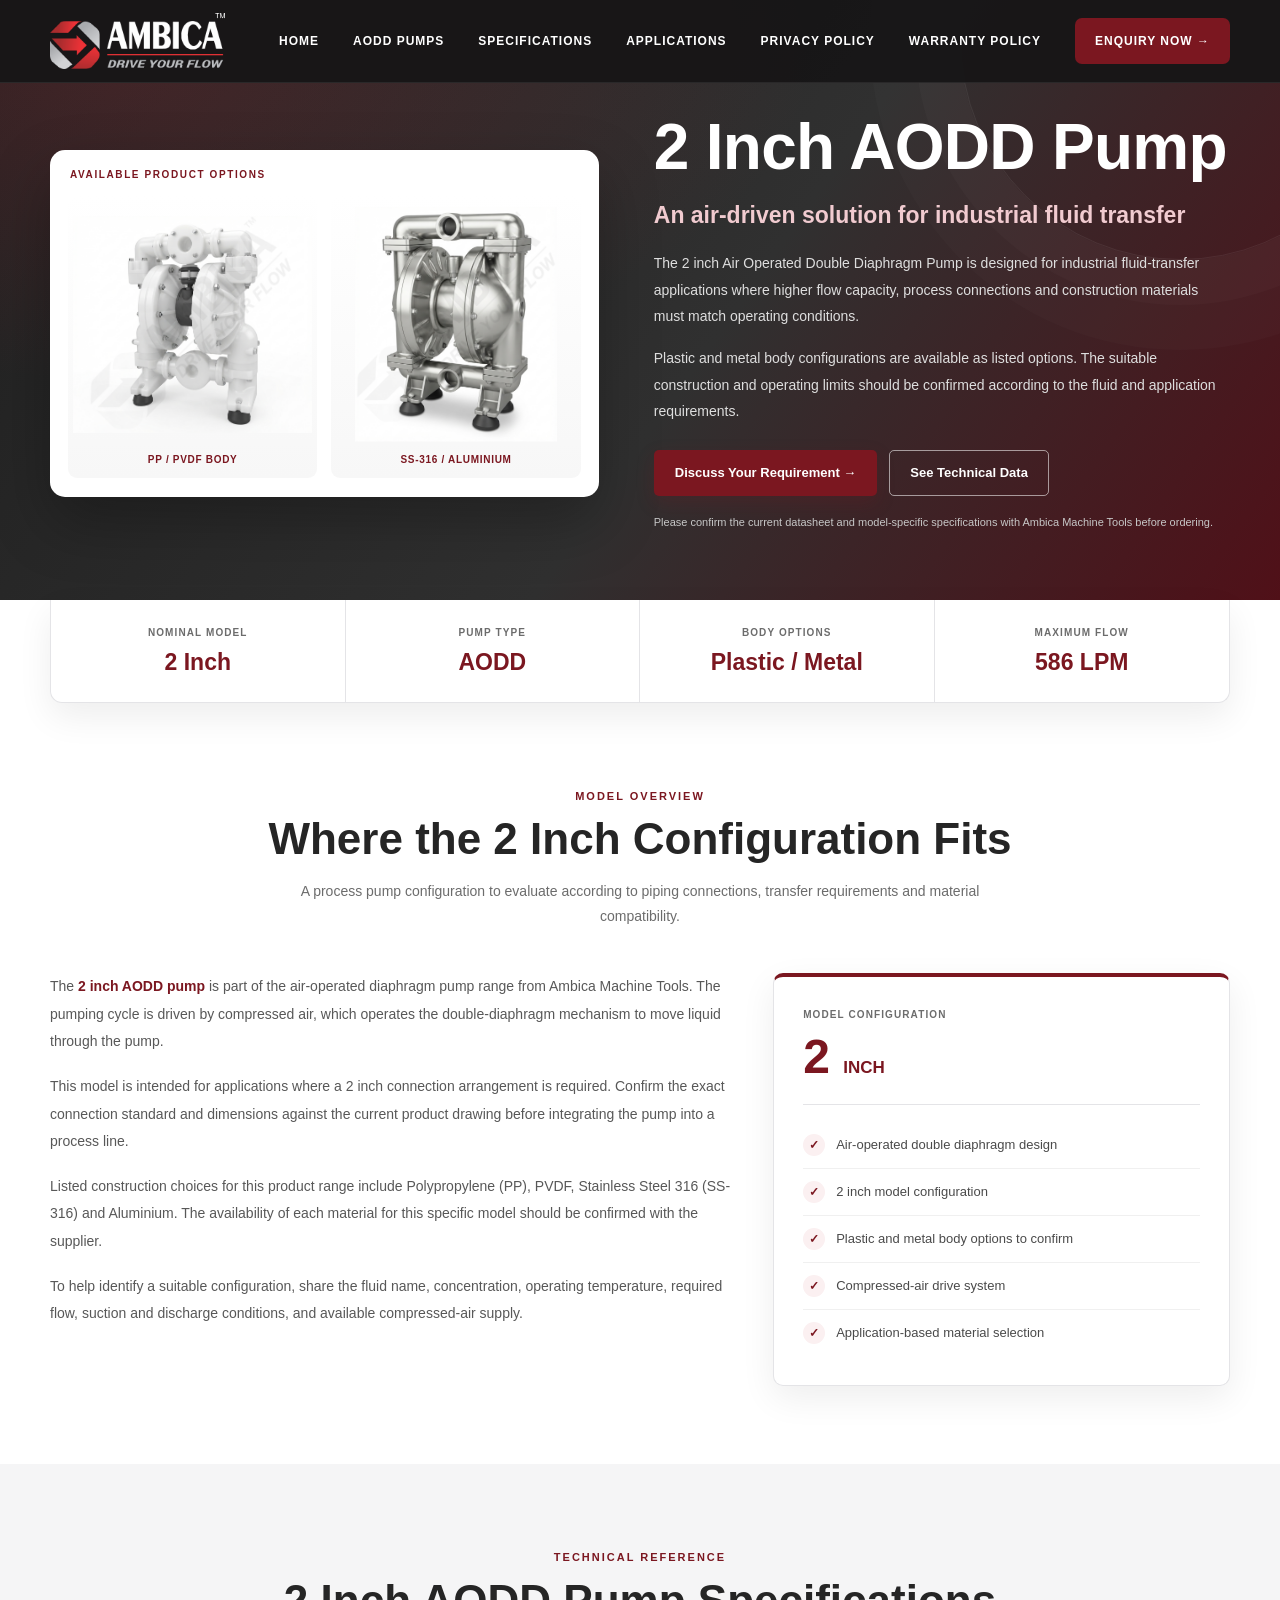
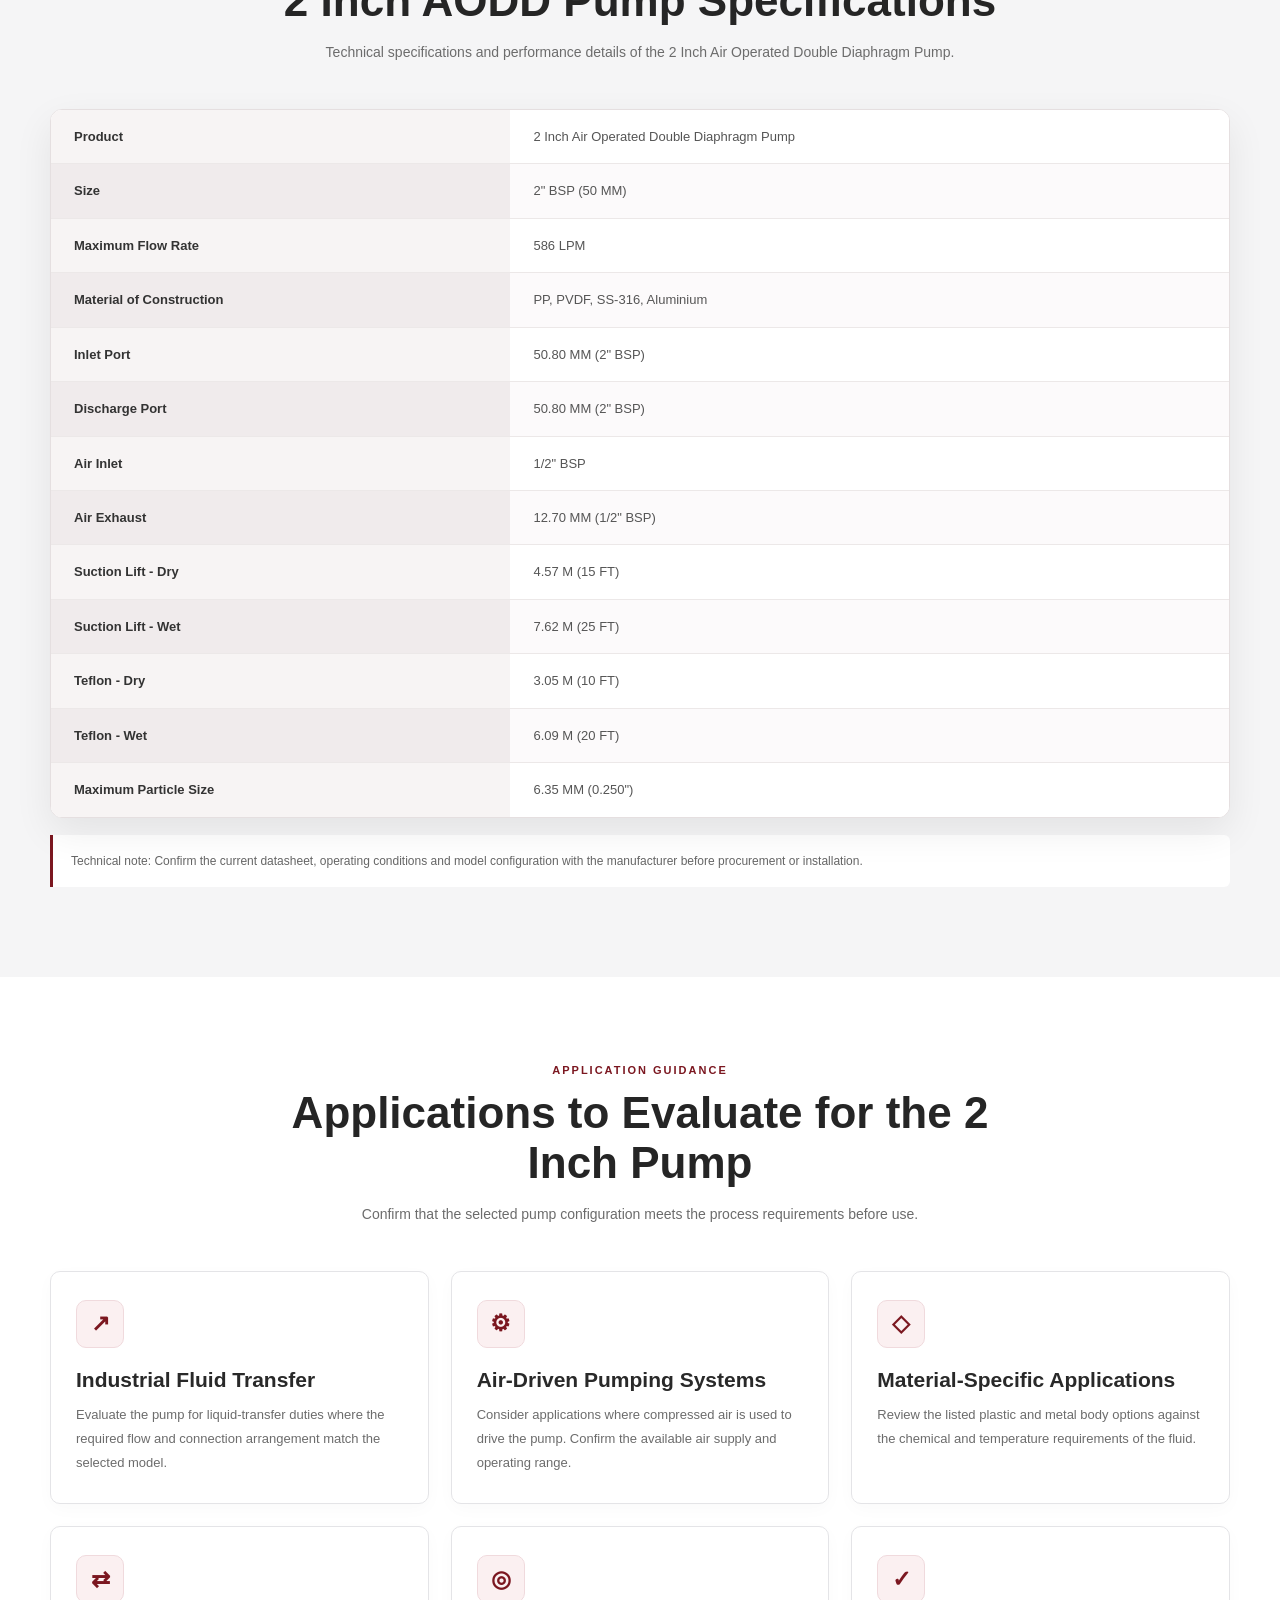
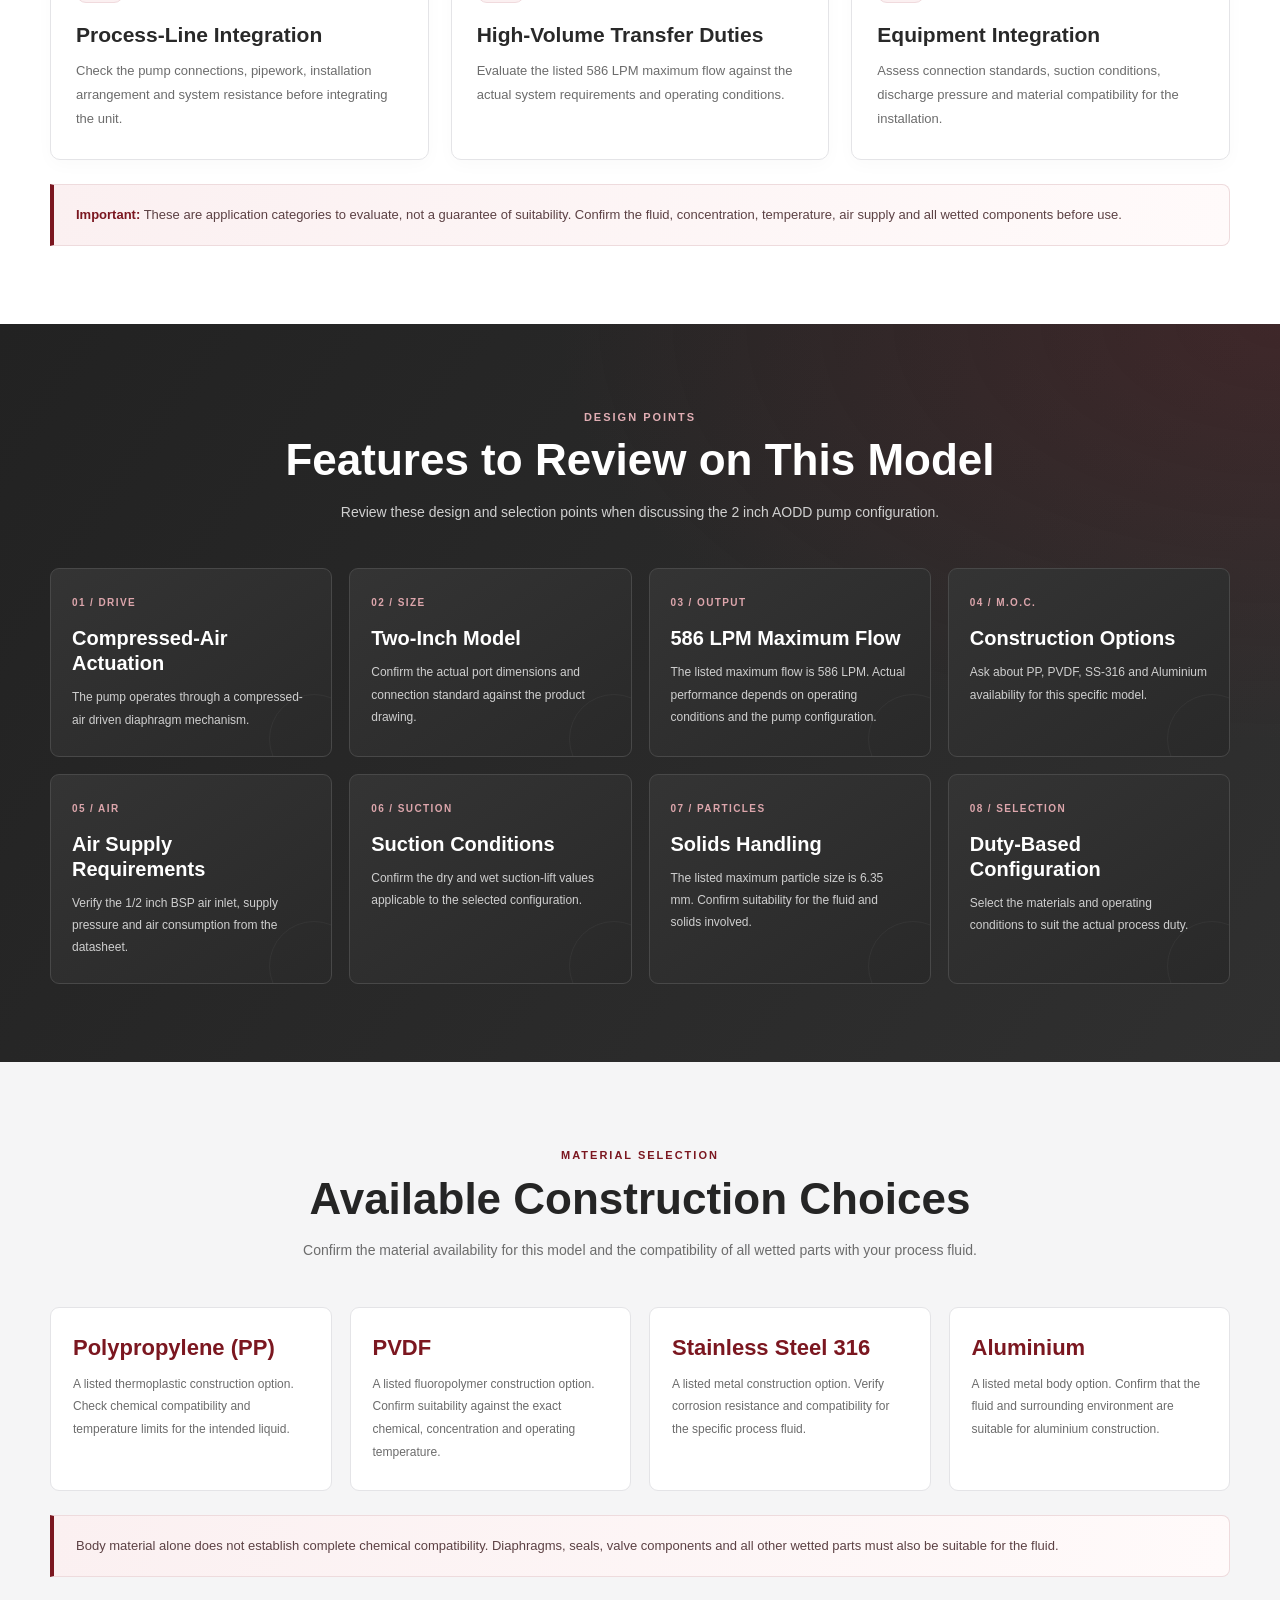
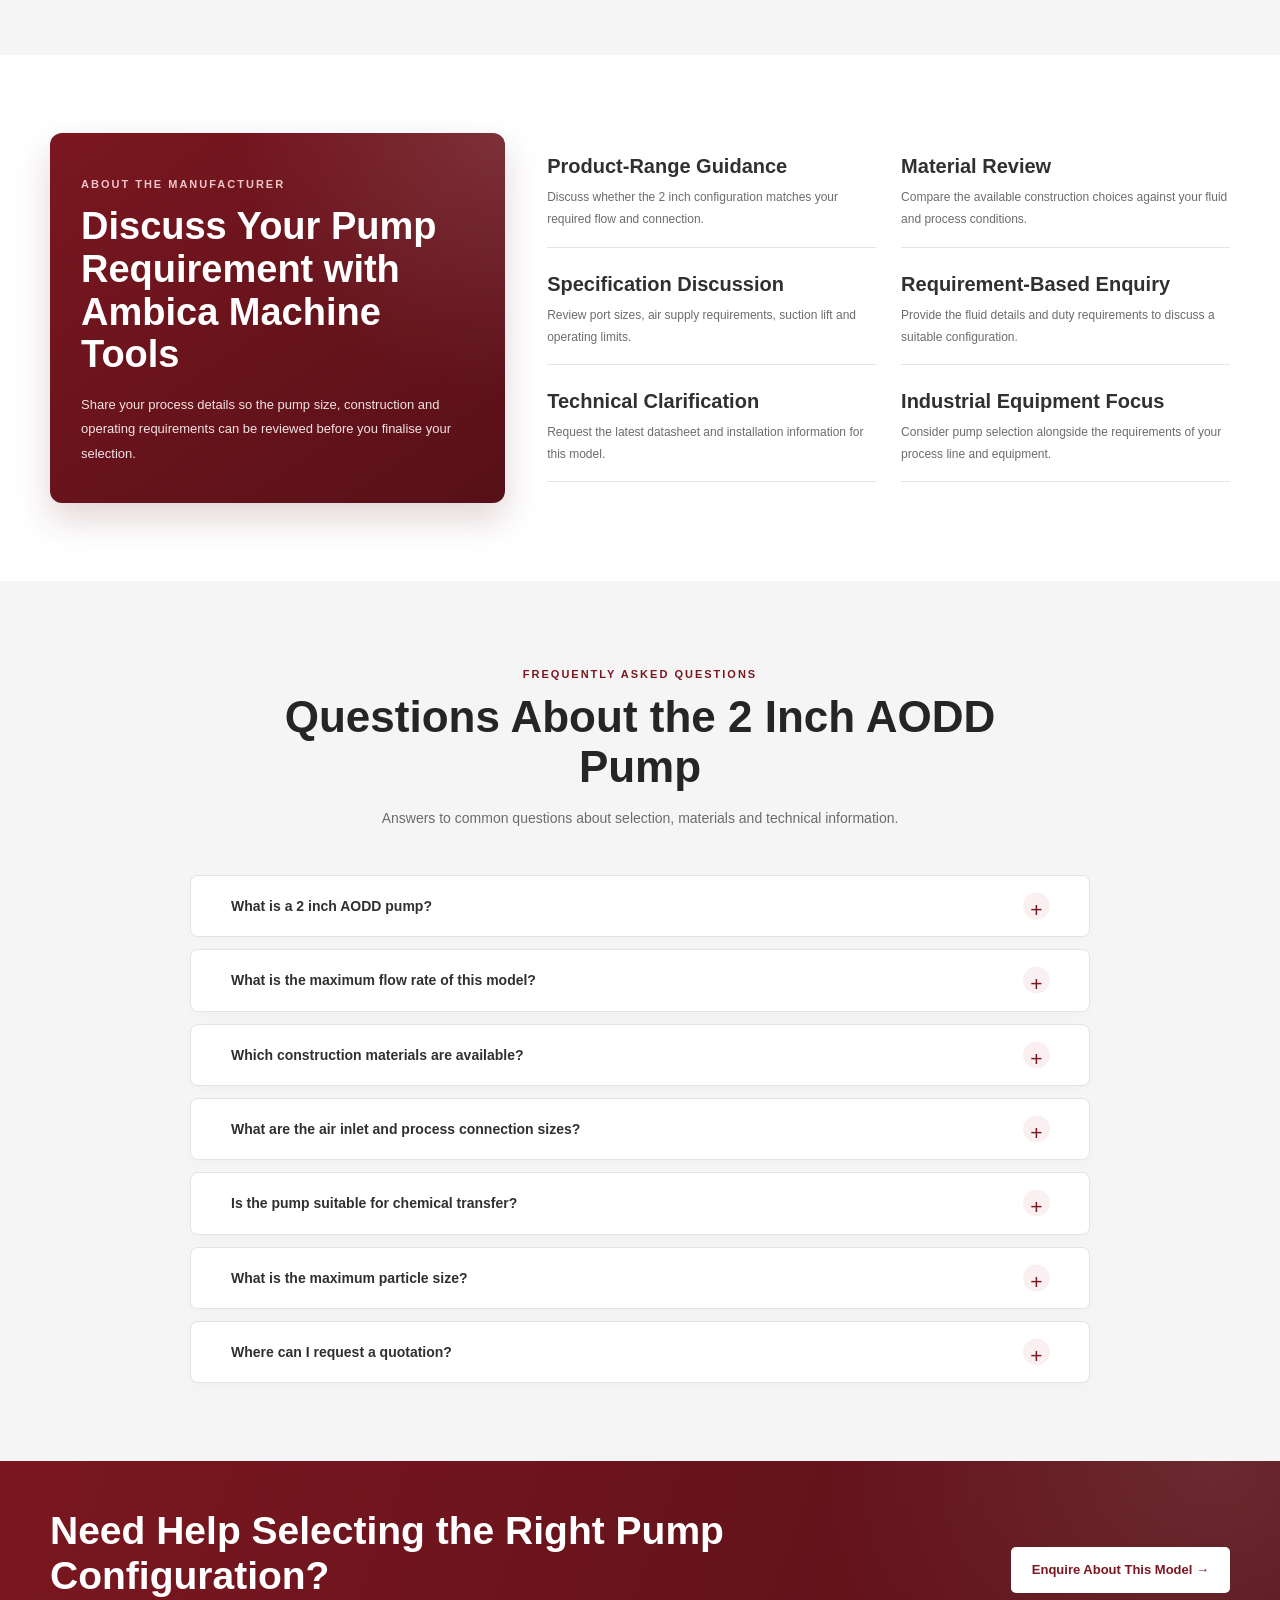
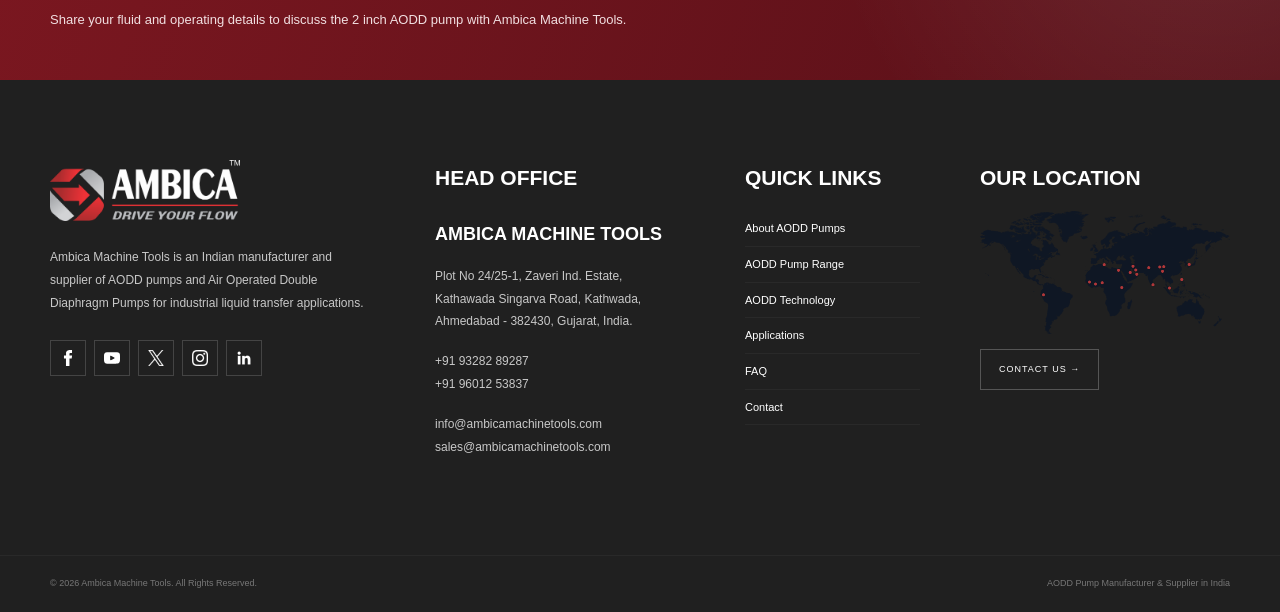
<file: air-oparated-double-Diaphragm-pump-two-inch.html>
<!doctype html>
<html lang="en">

<head>
    <meta charset="utf-8">
    <meta name="viewport" content="width=device-width, initial-scale=1">

    <title>2 Inch AODD Pump Manufacturer in India | Ambica Machine Tools</title>

    <meta name="description"
        content="Explore the 2 inch Air Operated Double Diaphragm Pump from Ambica Machine Tools. Maximum flow 586 LPM, with PP, PVDF, SS-316 and Aluminium construction options.">

    <meta name="keywords"
        content="2 inch AODD pump, 2 inch air operated double diaphragm pump, AODD pump manufacturer, pneumatic diaphragm pump, PP AODD pump, PVDF AODD pump, SS316 diaphragm pump">

    <meta name="robots" content="index,follow">

    <link rel="canonical"
        href="https://www.airoperateddoublediaphragmpump.com/air-oparated-double-Diaphragm-pump-two-inch.html">

    <meta property="og:type" content="product">
    <meta property="og:title"
        content="2 Inch AODD Pump | Ambica Machine Tools">
    <meta property="og:description"
        content="Explore the 2 inch air-operated double diaphragm pump with 586 LPM maximum flow and multiple construction options.">
    <meta property="og:url"
        content="https://www.airoperateddoublediaphragmpump.com/air-oparated-double-Diaphragm-pump-two-inch.html">
    <meta property="og:image"
        content="https://www.airoperateddoublediaphragmpump.com/images/aodd-products/aodd-pump-two-inch-plastic.png">

    <meta name="theme-color" content="#7b1720">
    <link rel="icon" type="image/png" href="images/favicon-32x32.png">
    <link rel="icon" type="image/png" href="images/favicon-16x16.png">
    <script type="application/ld+json">
    {
        "@context": "https://schema.org",
        "@type": "Product",
        "name": "2 Inch Air Operated Double Diaphragm Pump",
        "description": "Industrial 2 inch air-operated double diaphragm pump with a maximum flow rate of 586 LPM and PP, PVDF, SS-316 and Aluminium construction options.",
        "brand": {
            "@type": "Brand",
            "name": "Ambica Machine Tools"
        },
        "manufacturer": {
            "@type": "Organization",
            "name": "Ambica Machine Tools",
            "url": "https://www.airoperateddoublediaphragmpump.com/"
        },
        "image": [
            "https://www.airoperateddoublediaphragmpump.com/images/aodd-products/aodd-pump-two-inch-plastic.png",
            "https://www.airoperateddoublediaphragmpump.com/images/aodd-products/aodd-pump-two-inch-steel.png"
        ],
        "category": "Industrial diaphragm pump"
    }
    </script>

    <link rel="stylesheet" href="css/detail.css">
</head>

<body class="aodd-detail-page">

    <!-- HEADER -->
    <header class="header">

        <div class="container nav">

            <a href="https://www.airoperateddoublediaphragmpump.com/"
            class="logo">

                <img src="images/ambica-footer-logo.png"
                    alt="Ambica Machine Tools">

            </a>


            <button class="menu-toggle"
                    aria-label="Open navigation">

                <span></span>
                <span></span>
                <span></span>

            </button>


            <nav class="nav-links">

                <a href="index.html">Home</a>
                <a href="index.html#products">AODD Pumps</a>
                <a href="#specifications">Specifications</a>
                <a href="#applications">Applications</a>
                <a href="privacy-policy.html">Privacy Policy</a>
                <a href="warranty-policy.html">Warranty Policy</a>
                <a class="navcta" href="#contact">Enquiry Now →</a>

            </nav>

        </div>

    </header>


    <main>

        <!-- HERO SECTION -->
        <section class="hero">

            <div class="container hero-grid">

                <div class="hero-media"
                     aria-label="Available pump construction options">

                    <div class="pump">
                        <img
                            src="images/aodd-products/aodd-pump-two-inch-plastic.png"
                            alt="2 inch AODD pump with plastic body construction"
                            fetchpriority="high">

                        <span>PP / PVDF BODY</span>
                    </div>

                    <div class="pump">
                        <img
                            src="images/aodd-products/aodd-pump-two-inch-steel.png"
                            alt="2 inch AODD pump with metal body construction"
                            loading="lazy">

                        <span>SS-316 / ALUMINIUM</span>
                    </div>

                </div>


                <div class="hero-copy">

                    <!-- <span class="eyebrow">
                        INDUSTRIAL AODD PUMP · 2 INCH MODEL
                    </span> -->

                    <h1>2 Inch AODD Pump</h1>

                    <h2>
                        An air-driven solution for industrial fluid transfer
                    </h2>

                    <p>
                        The 2 inch Air Operated Double Diaphragm Pump is
                        designed for industrial fluid-transfer applications
                        where higher flow capacity, process connections and
                        construction materials must match operating conditions.
                    </p>

                    <p>
                        Plastic and metal body configurations are available
                        as listed options. The suitable construction and
                        operating limits should be confirmed according to
                        the fluid and application requirements.
                    </p>

                    <div class="actions">

                        <a class="btn primary"
                           href="https://www.industrialpumpandvalve.com/contact-us.html">
                            Discuss Your Requirement →
                        </a>

                        <a class="btn outline"
                           href="#specifications">
                            See Technical Data
                        </a>

                    </div>

                    <p class="note">
                        Please confirm the current datasheet and model-specific
                        specifications with Ambica Machine Tools before ordering.
                    </p>

                </div>

            </div>

        </section>


        <!-- QUICK SPECIFICATIONS -->
        <div class="container quick"
             aria-label="Key model information">

            <div class="qitem">
                <span>NOMINAL MODEL</span>
                <strong>2 Inch</strong>
            </div>

            <div class="qitem">
                <span>PUMP TYPE</span>
                <strong>AODD</strong>
            </div>

            <div class="qitem">
                <span>BODY OPTIONS</span>
                <strong>Plastic / Metal</strong>
            </div>

            <div class="qitem">
                <span>MAXIMUM FLOW</span>
                <strong>586 LPM</strong>
            </div>

        </div>


        <!-- MODEL OVERVIEW -->
        <section class="content" id="about">

            <div class="container">

                <div class="heading">
                    <span class="kicker">Model overview</span>

                    <h2>Where the 2 Inch Configuration Fits</h2>

                    <p>
                        A process pump configuration to evaluate according
                        to piping connections, transfer requirements and
                        material compatibility.
                    </p>
                </div>


                <div class="overview">

                    <div class="copy">

                        <p>
                            The <strong>2 inch AODD pump</strong> is part
                            of the air-operated diaphragm pump range from
                            Ambica Machine Tools. The pumping cycle is
                            driven by compressed air, which operates the
                            double-diaphragm mechanism to move liquid
                            through the pump.
                        </p>

                        <p>
                            This model is intended for applications where
                            a 2 inch connection arrangement is required.
                            Confirm the exact connection standard and
                            dimensions against the current product drawing
                            before integrating the pump into a process line.
                        </p>

                        <p>
                            Listed construction choices for this product
                            range include Polypropylene (PP), PVDF,
                            Stainless Steel 316 (SS-316) and Aluminium.
                            The availability of each material for this
                            specific model should be confirmed with the supplier.
                        </p>

                        <p>
                            To help identify a suitable configuration,
                            share the fluid name, concentration,
                            operating temperature, required flow,
                            suction and discharge conditions, and
                            available compressed-air supply.
                        </p>

                    </div>


                    <aside class="summary">

                        <div class="stat">
                            <span>MODEL CONFIGURATION</span>
                            <strong>2 <small style="font-size:17px">INCH</small></strong>
                        </div>

                        <ul class="checks">

                            <li>
                                <span class="tick">✓</span>
                                <span>Air-operated double diaphragm design</span>
                            </li>

                            <li>
                                <span class="tick">✓</span>
                                <span>2 inch model configuration</span>
                            </li>

                            <li>
                                <span class="tick">✓</span>
                                <span>Plastic and metal body options to confirm</span>
                            </li>

                            <li>
                                <span class="tick">✓</span>
                                <span>Compressed-air drive system</span>
                            </li>

                            <li>
                                <span class="tick">✓</span>
                                <span>Application-based material selection</span>
                            </li>

                        </ul>

                    </aside>

                </div>

            </div>

        </section>


        <!-- TECHNICAL SPECIFICATIONS -->
        <section class="content light" id="specifications">

            <div class="container">

                <div class="heading">

                    <span class="kicker">Technical reference</span>

                    <h2>2 Inch AODD Pump Specifications</h2>

                    <p>
                        Technical specifications and performance details of the
                        2 Inch Air Operated Double Diaphragm Pump.
                    </p>

                </div>

                <div class="tablewrap">

                    <table class="modern-spec-table">

                        <tbody>

                            <tr>
                                <th>Product</th>
                                <td>2 Inch Air Operated Double Diaphragm Pump</td>
                            </tr>

                            <tr>
                                <th>Size</th>
                                <td>2&quot; BSP (50 MM)</td>
                            </tr>

                            <tr>
                                <th>Maximum Flow Rate</th>
                                <td>586 LPM</td>
                            </tr>

                            <tr>
                                <th>Material of Construction</th>
                                <td>PP, PVDF, SS-316, Aluminium</td>
                            </tr>

                            <tr>
                                <th>Inlet Port</th>
                                <td>50.80 MM (2&quot; BSP)</td>
                            </tr>

                            <tr>
                                <th>Discharge Port</th>
                                <td>50.80 MM (2&quot; BSP)</td>
                            </tr>

                            <tr>
                                <th>Air Inlet</th>
                                <td>1/2&quot; BSP</td>
                            </tr>

                            <tr>
                                <th>Air Exhaust</th>
                                <td>12.70 MM (1/2&quot; BSP)</td>
                            </tr>

                            <tr>
                                <th>Suction Lift - Dry</th>
                                <td>4.57 M (15 FT)</td>
                            </tr>

                            <tr>
                                <th>Suction Lift - Wet</th>
                                <td>7.62 M (25 FT)</td>
                            </tr>

                            <tr>
                                <th>Teflon - Dry</th>
                                <td>3.05 M (10 FT)</td>
                            </tr>

                            <tr>
                                <th>Teflon - Wet</th>
                                <td>6.09 M (20 FT)</td>
                            </tr>

                            <tr>
                                <th>Maximum Particle Size</th>
                                <td>6.35 MM (0.250&quot;)</td>
                            </tr>

                        </tbody>

                    </table>

                </div>

                <p class="smallnote">
                    Technical note: Confirm the current datasheet, operating
                    conditions and model configuration with the manufacturer
                    before procurement or installation.
                </p>

            </div>

        </section>


        <!-- APPLICATIONS -->
        <section class="content" id="applications">

            <div class="container">

                <div class="heading">

                    <span class="kicker">Application guidance</span>

                    <h2>Applications to Evaluate for the 2 Inch Pump</h2>

                    <p>
                        Confirm that the selected pump configuration
                        meets the process requirements before use.
                    </p>

                </div>


                <div class="cards">

                    <article class="card">

                        <div class="ico">↗</div>

                        <h3>Industrial Fluid Transfer</h3>

                        <p>
                            Evaluate the pump for liquid-transfer duties
                            where the required flow and connection
                            arrangement match the selected model.
                        </p>

                    </article>


                    <article class="card">

                        <div class="ico">⚙</div>

                        <h3>Air-Driven Pumping Systems</h3>

                        <p>
                            Consider applications where compressed air
                            is used to drive the pump. Confirm the
                            available air supply and operating range.
                        </p>

                    </article>


                    <article class="card">

                        <div class="ico">◇</div>

                        <h3>Material-Specific Applications</h3>

                        <p>
                            Review the listed plastic and metal body
                            options against the chemical and temperature
                            requirements of the fluid.
                        </p>

                    </article>


                    <article class="card">

                        <div class="ico">⇄</div>

                        <h3>Process-Line Integration</h3>

                        <p>
                            Check the pump connections, pipework,
                            installation arrangement and system
                            resistance before integrating the unit.
                        </p>

                    </article>


                    <article class="card">

                        <div class="ico">◎</div>

                        <h3>High-Volume Transfer Duties</h3>

                        <p>
                            Evaluate the listed 586 LPM maximum flow
                            against the actual system requirements
                            and operating conditions.
                        </p>

                    </article>


                    <article class="card">

                        <div class="ico">✓</div>

                        <h3>Equipment Integration</h3>

                        <p>
                            Assess connection standards, suction
                            conditions, discharge pressure and
                            material compatibility for the installation.
                        </p>

                    </article>

                </div>


                <div class="notice">
                    <strong>Important:</strong> These are application
                    categories to evaluate, not a guarantee of suitability.
                    Confirm the fluid, concentration, temperature, air
                    supply and all wetted components before use.
                </div>

            </div>

        </section>


        <!-- FEATURES -->
        <section class="content dark">

            <div class="container">

                <div class="heading">

                    <span class="kicker">Design points</span>

                    <h2>Features to Review on This Model</h2>

                    <p>
                        Review these design and selection points when
                        discussing the 2 inch AODD pump configuration.
                    </p>

                </div>


                <div class="features">

                    <article class="feature">

                        <span class="num">01 / DRIVE</span>

                        <h3>Compressed-Air Actuation</h3>

                        <p>
                            The pump operates through a compressed-air
                            driven diaphragm mechanism.
                        </p>

                    </article>


                    <article class="feature">

                        <span class="num">02 / SIZE</span>

                        <h3>Two-Inch Model</h3>

                        <p>
                            Confirm the actual port dimensions and
                            connection standard against the product drawing.
                        </p>

                    </article>


                    <article class="feature">

                        <span class="num">03 / OUTPUT</span>

                        <h3>586 LPM Maximum Flow</h3>

                        <p>
                            The listed maximum flow is 586 LPM.
                            Actual performance depends on operating
                            conditions and the pump configuration.
                        </p>

                    </article>


                    <article class="feature">

                        <span class="num">04 / M.O.C.</span>

                        <h3>Construction Options</h3>

                        <p>
                            Ask about PP, PVDF, SS-316 and Aluminium
                            availability for this specific model.
                        </p>

                    </article>


                    <article class="feature">

                        <span class="num">05 / AIR</span>

                        <h3>Air Supply Requirements</h3>

                        <p>
                            Verify the 1/2 inch BSP air inlet,
                            supply pressure and air consumption from the datasheet.
                        </p>

                    </article>


                    <article class="feature">

                        <span class="num">06 / SUCTION</span>

                        <h3>Suction Conditions</h3>

                        <p>
                            Confirm the dry and wet suction-lift
                            values applicable to the selected configuration.
                        </p>

                    </article>


                    <article class="feature">

                        <span class="num">07 / PARTICLES</span>

                        <h3>Solids Handling</h3>

                        <p>
                            The listed maximum particle size is 6.35 mm.
                            Confirm suitability for the fluid and solids involved.
                        </p>

                    </article>


                    <article class="feature">

                        <span class="num">08 / SELECTION</span>

                        <h3>Duty-Based Configuration</h3>

                        <p>
                            Select the materials and operating
                            conditions to suit the actual process duty.
                        </p>

                    </article>

                </div>

            </div>

        </section>


        <!-- MATERIALS -->
        <section class="content light">

            <div class="container">

                <div class="heading">

                    <span class="kicker">Material selection</span>

                    <h2>Available Construction Choices</h2>

                    <p>
                        Confirm the material availability for this
                        model and the compatibility of all wetted
                        parts with your process fluid.
                    </p>

                </div>


                <div class="materials">

                    <article class="material">

                        <h3>Polypropylene (PP)</h3>

                        <p>
                            A listed thermoplastic construction option.
                            Check chemical compatibility and temperature
                            limits for the intended liquid.
                        </p>

                    </article>


                    <article class="material">

                        <h3>PVDF</h3>

                        <p>
                            A listed fluoropolymer construction option.
                            Confirm suitability against the exact chemical,
                            concentration and operating temperature.
                        </p>

                    </article>


                    <article class="material">

                        <h3>Stainless Steel 316</h3>

                        <p>
                            A listed metal construction option.
                            Verify corrosion resistance and compatibility
                            for the specific process fluid.
                        </p>

                    </article>


                    <article class="material">

                        <h3>Aluminium</h3>

                        <p>
                            A listed metal body option. Confirm that
                            the fluid and surrounding environment are
                            suitable for aluminium construction.
                        </p>

                    </article>

                </div>


                <div class="notice">
                    Body material alone does not establish complete
                    chemical compatibility. Diaphragms, seals, valve
                    components and all other wetted parts must also
                    be suitable for the fluid.
                </div>

            </div>

        </section>


        <!-- WHY AMBICA -->
        <section class="content">

            <div class="container why">

                <div class="whybox">

                    <span class="kicker">About the manufacturer</span>

                    <h2>
                        Discuss Your Pump Requirement with Ambica Machine Tools
                    </h2>

                    <p>
                        Share your process details so the pump size,
                        construction and operating requirements can
                        be reviewed before you finalise your selection.
                    </p>

                </div>


                <div class="whylist">

                    <article class="whyitem">

                        <h3>Product-Range Guidance</h3>

                        <p>
                            Discuss whether the 2 inch configuration
                            matches your required flow and connection.
                        </p>

                    </article>


                    <article class="whyitem">

                        <h3>Material Review</h3>

                        <p>
                            Compare the available construction choices
                            against your fluid and process conditions.
                        </p>

                    </article>


                    <article class="whyitem">

                        <h3>Specification Discussion</h3>

                        <p>
                            Review port sizes, air supply requirements,
                            suction lift and operating limits.
                        </p>

                    </article>


                    <article class="whyitem">

                        <h3>Requirement-Based Enquiry</h3>

                        <p>
                            Provide the fluid details and duty
                            requirements to discuss a suitable configuration.
                        </p>

                    </article>


                    <article class="whyitem">

                        <h3>Technical Clarification</h3>

                        <p>
                            Request the latest datasheet and
                            installation information for this model.
                        </p>

                    </article>


                    <article class="whyitem">

                        <h3>Industrial Equipment Focus</h3>

                        <p>
                            Consider pump selection alongside the
                            requirements of your process line and equipment.
                        </p>

                    </article>

                </div>

            </div>

        </section>


        <!-- FAQ -->
        <section class="content light" id="faq">

            <div class="container">

                <div class="heading">

                    <span class="kicker">Frequently asked questions</span>

                    <h2>Questions About the 2 Inch AODD Pump</h2>

                    <p>
                        Answers to common questions about selection,
                        materials and technical information.
                    </p>

                </div>


                <div class="faqs">

                    <details>

                        <summary>
                            What is a 2 inch AODD pump?
                        </summary>

                        <p>
                            An AODD pump is an air-operated double
                            diaphragm pump. The 2 inch model designation
                            refers to the nominal size; confirm the
                            exact connection dimensions and standard
                            against the current datasheet.
                        </p>

                    </details>


                    <details>

                        <summary>
                            What is the maximum flow rate of this model?
                        </summary>

                        <p>
                            The listed maximum flow rate for the
                            2 inch model is 586 LPM. Actual flow
                            depends on air supply, discharge pressure,
                            fluid properties and operating conditions.
                        </p>

                    </details>


                    <details>

                        <summary>
                            Which construction materials are available?
                        </summary>

                        <p>
                            The product range lists Polypropylene (PP),
                            PVDF, Stainless Steel 316 (SS-316) and
                            Aluminium options. Confirm which options
                            are available for this exact model.
                        </p>

                    </details>


                    <details>

                        <summary>
                            What are the air inlet and process connection sizes?
                        </summary>

                        <p>
                            The listed process connection is 2 inch BSP,
                            with a 1/2 inch BSP air inlet. The listed
                            air exhaust is 12.70 mm. Confirm all dimensions
                            against the current datasheet.
                        </p>

                    </details>


                    <details>

                        <summary>
                            Is the pump suitable for chemical transfer?
                        </summary>

                        <p>
                            Suitability depends on the exact chemical,
                            concentration, temperature and construction
                            of all wetted parts, including diaphragms
                            and seals. Confirm compatibility before use.
                        </p>

                    </details>


                    <details>

                        <summary>
                            What is the maximum particle size?
                        </summary>

                        <p>
                            The supplied technical specifications list
                            a maximum particle size of 6.35 mm (0.250 inch).
                            Confirm the permitted solids and fluid
                            characteristics with the manufacturer.
                        </p>

                    </details>


                    <details>

                        <summary>
                            Where can I request a quotation?
                        </summary>

                        <p>
                            Use the enquiry link on this page to contact
                            Ambica Machine Tools for pricing, current
                            specifications and product availability.
                        </p>

                    </details>

                </div>

            </div>

        </section>


        <!-- CALL TO ACTION -->
        <section class="ctaband" id="contact">

            <div class="container ctainner">

                <div>

                    <h2>
                        Need Help Selecting the Right Pump Configuration?
                    </h2>

                    <p>
                        Share your fluid and operating details to
                        discuss the 2 inch AODD pump with Ambica Machine Tools.
                    </p>

                </div>

                <a class="btn"
                   href="https://www.industrialpumpandvalve.com/contact-us.html"
                   target="_blank"
                   rel="noopener noreferrer">
                    Enquire About This Model →
                </a>

            </div>

        </section>

    </main>


    <!-- FOOTER -->
    <footer class="footer">

        <div class="footer-top">

            <div class="container footer-grid">


                <!-- COMPANY -->
                <div class="footer-company">

                    <a href="https://www.ambicamachinetools.com/">

                        <img src="images/ambica-footer-logo.png"
                             alt="Ambica Machine Tools">

                    </a>

                    <p>
                        Ambica Machine Tools is an Indian manufacturer
                        and supplier of AODD pumps and Air Operated
                        Double Diaphragm Pumps for industrial liquid
                        transfer applications.
                    </p>

                    <div class="social">

                        <a href="https://www.facebook.com/ambicamachine/"
                           target="_blank"
                           rel="noopener noreferrer">

                            <img src="images/facebook.svg"
                                 alt="Facebook">

                        </a>

                        <a href="https://www.youtube.com/@ambicamachinetools7338"
                           target="_blank"
                           rel="noopener noreferrer">

                            <img src="images/youtube.svg"
                                 alt="YouTube">

                        </a>
                        <a href="https://x.com/ambicamachine"
                            target="_blank"
                            rel="noopener noreferrer"
                            aria-label="Ambica Machine Tools X">

                            <img src="images/twitter-img.png"
                                    alt="X">
                        </a>
                        <a href="https://www.instagram.com/ambicamachinetools/"
                           target="_blank"
                           rel="noopener noreferrer">

                            <img src="images/instagram.png"
                                 alt="Instagram">

                        </a>

                        <a href="https://www.linkedin.com/company/ambica-machine-tools"
                           target="_blank"
                           rel="noopener noreferrer">

                            <img src="images/linkedin-img.png"
                                 alt="LinkedIn">

                        </a>

                    </div>

                </div>


                <!-- CONTACT -->
                <div class="footer-contact">

                    <h3>HEAD OFFICE</h3>

                    <h4>AMBICA MACHINE TOOLS</h4>

                    <p>
                        Plot No 24/25-1, Zaveri Ind. Estate,
                        Kathawada Singarva Road, Kathwada,
                        Ahmedabad - 382430,
                        Gujarat, India.
                    </p>

                    <p>
                        <a href="tel:+919328289287">
                            +91 93282 89287
                        </a>

                        <br>

                        <a href="tel:+919601253837">
                            +91 96012 53837
                        </a>
                    </p>

                    <p>
                        <a href="mailto:info@ambicamachinetools.com">
                            info@ambicamachinetools.com
                        </a>

                        <br>

                        <a href="mailto:sales@ambicamachinetools.com">
                            sales@ambicamachinetools.com
                        </a>
                    </p>

                </div>


                <!-- QUICK LINKS -->
                <div class="footer-links">

                    <h3>
                        QUICK LINKS
                    </h3>

                    <a href="#about">
                        About AODD Pumps
                    </a>

                    <a href="index.html#products">
                        AODD Pump Range
                    </a>

                    <a href="#specifications">
                        AODD Technology
                    </a>

                    <a href="#applications">
                        Applications
                    </a>

                    <a href="#faq">
                        FAQ
                    </a>

                    <a href="#contact">
                        Contact
                    </a>

                </div>   


                <!-- MAP -->
                <div class="footer-map">

                    <h3>OUR LOCATION</h3>

                    <img src="images/map-img.png"
                         alt="Ambica Machine Tools Ahmedabad location"
                         loading="lazy">

                    <a href="https://www.industrialpumpandvalve.com/contact-us.html"
                       target="_blank"
                       rel="noopener noreferrer"
                       class="footer-btn">
                        CONTACT US →
                    </a>

                </div>


            </div>

        </div>


        <!-- FOOTER BOTTOM -->
        <div class="footer-bottom">

            <div class="container">

                <span>
                    © <span id="year">2026</span> Ambica Machine Tools.
                    All Rights Reserved.
                </span>

                <span>
                    AODD Pump Manufacturer &amp; Supplier in India
                </span>

            </div>

        </div>

    </footer>


    <!-- MOBILE MENU + YEAR -->
    <script>
        const toggle = document.querySelector('.toggle');
        const links = document.querySelector('.navlinks');

        if (toggle && links) {
            toggle.addEventListener('click', () => {
                const open = links.classList.toggle('open');

                toggle.setAttribute('aria-expanded', String(open));
                toggle.textContent = open ? '×' : '☰';
            });

            links.querySelectorAll('a').forEach((a) => {
                a.addEventListener('click', () => {
                    links.classList.remove('open');
                    toggle.setAttribute('aria-expanded', 'false');
                    toggle.textContent = '☰';
                });
            });
        }

        const year = document.getElementById('year');

        if (year) {
            year.textContent = new Date().getFullYear();
        }
    </script>

</body>
</html>
</file>
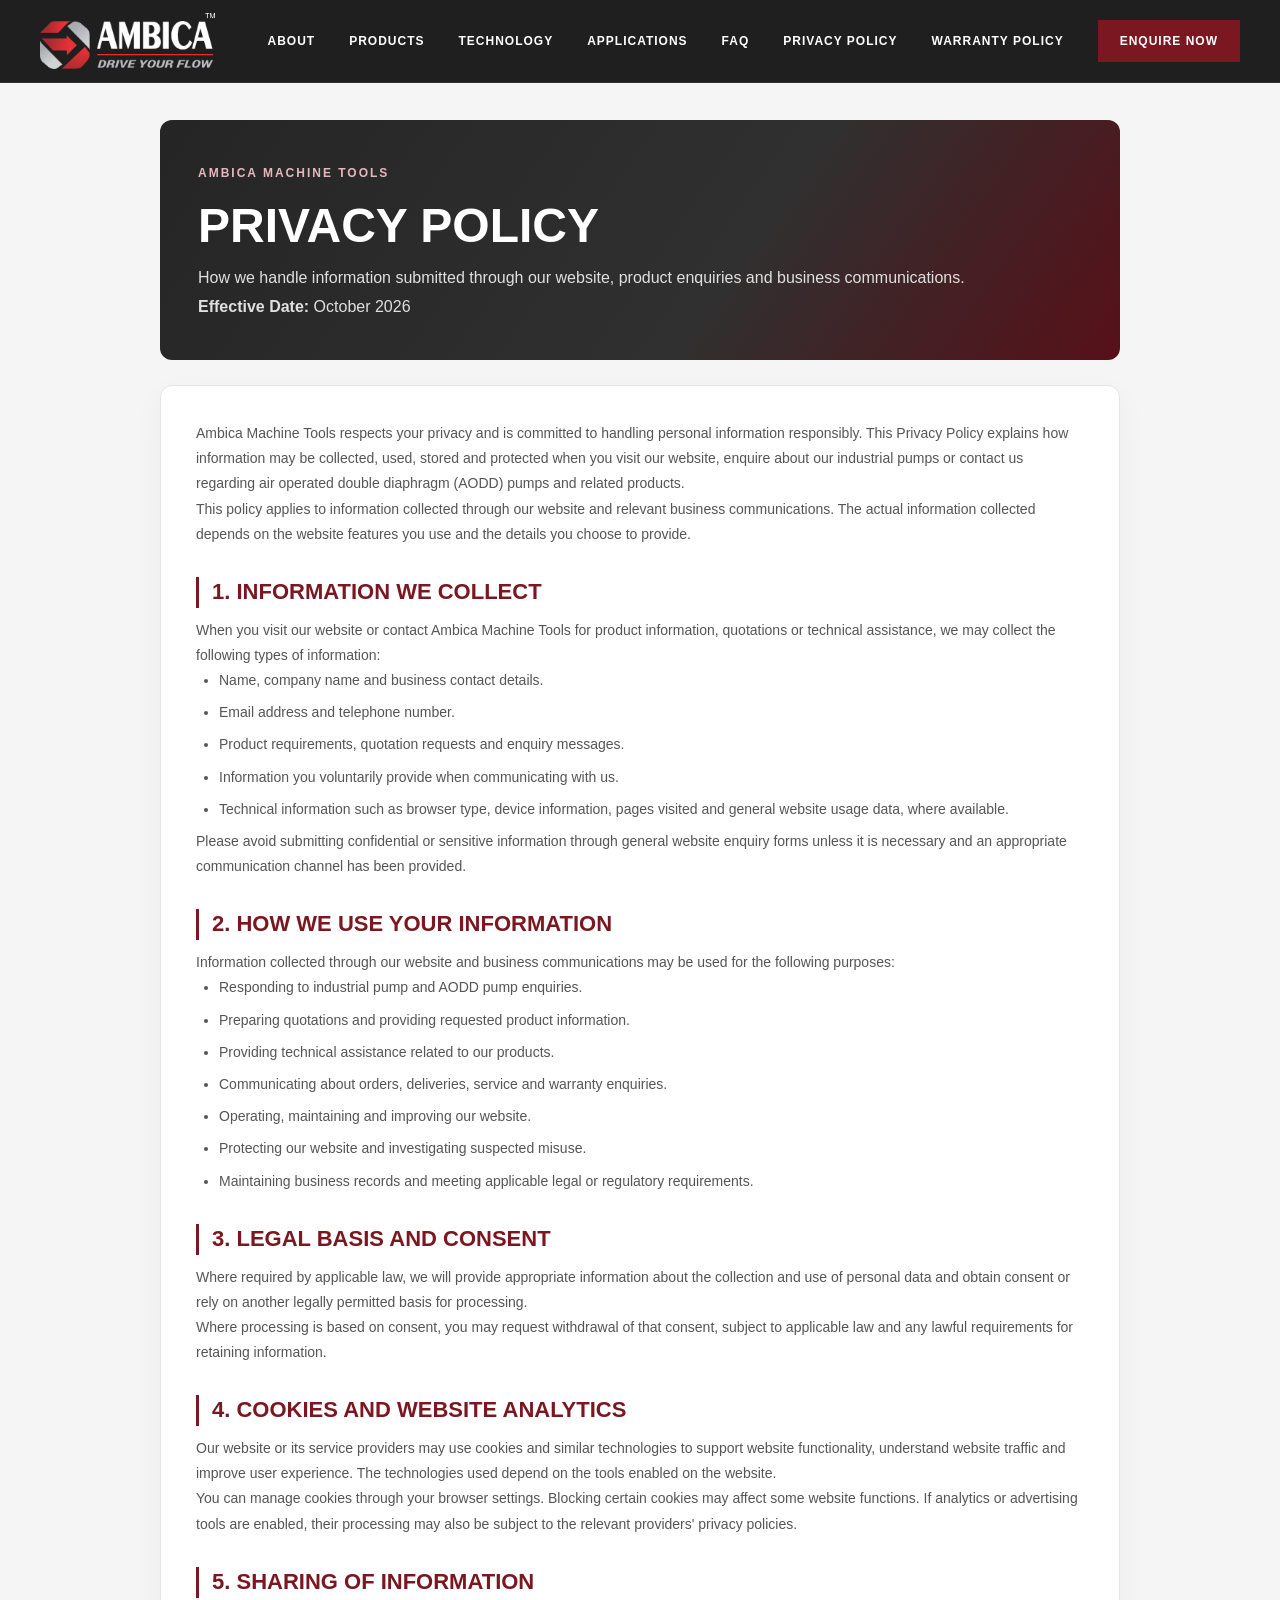
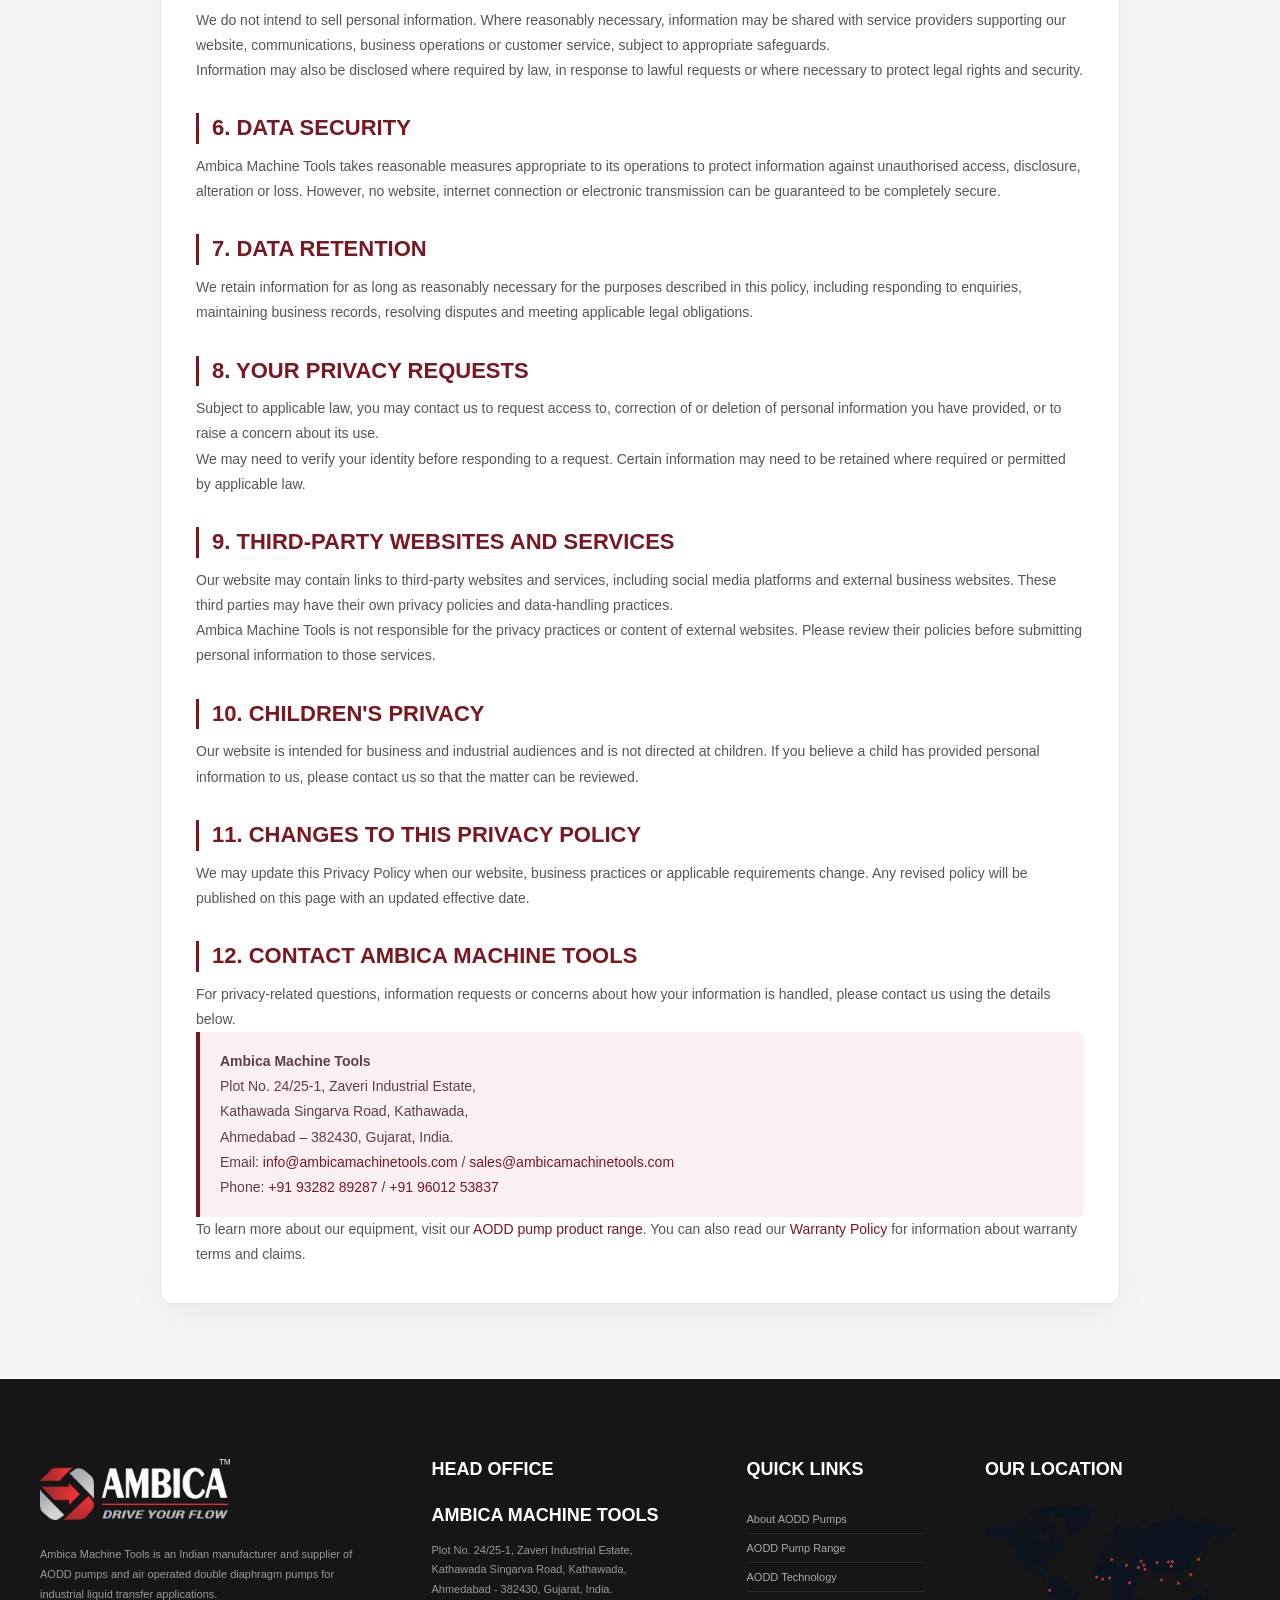
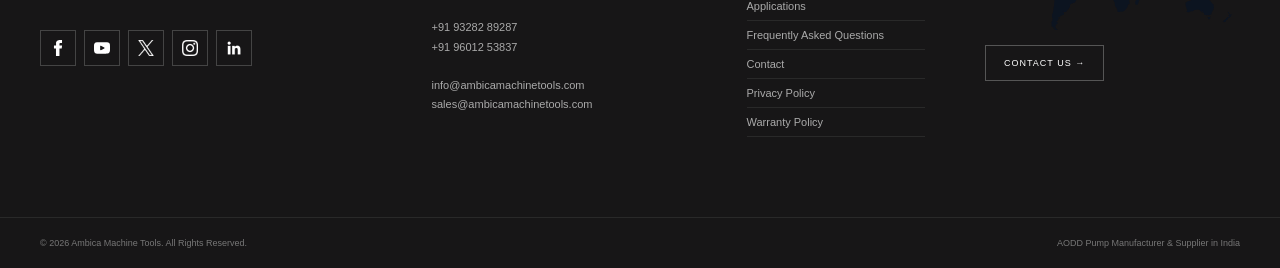
<file: privacy-policy.html>
<!DOCTYPE html>
<html lang="en">
<head>
    <meta charset="UTF-8">
    <meta name="viewport" content="width=device-width, initial-scale=1.0">

    <title>Privacy Policy | Ambica Machine Tools</title>

    <meta name="description"
        content="Read the Privacy Policy of Ambica Machine Tools to learn how we collect, use, store and protect information submitted through our industrial pump and AODD pump website.">

    <meta name="robots" content="index, follow">
    <meta name="author" content="Ambica Machine Tools">

    <link rel="canonical"
        href="https://www.airoperateddoublediaphragmpump.com/privacy-policy.html">

    <!-- Open Graph Meta Tags -->
    <meta property="og:type" content="website">
    <meta property="og:title"
        content="Privacy Policy | Ambica Machine Tools">
    <meta property="og:description"
        content="Learn how Ambica Machine Tools handles personal information submitted through our website, product enquiries and business communications.">
    <meta property="og:url"
        content="https://www.airoperateddoublediaphragmpump.com/privacy-policy.html">
    <meta property="og:site_name" content="Ambica Machine Tools">

    <link rel="icon" type="image/png" href="images/favicon-32x32.png">
    <link rel="icon" type="image/png" href="images/favicon-16x16.png">
    <!-- Existing Website CSS -->
    <link rel="stylesheet" href="css/style.css">

    <!-- Structured Data -->
    <script type="application/ld+json">
    {
      "@context": "https://schema.org",
      "@type": "WebPage",
      "name": "Privacy Policy",
      "description": "Privacy policy explaining how Ambica Machine Tools handles information submitted through its website and business enquiries.",
      "url": "https://www.airoperateddoublediaphragmpump.com/privacy-policy.html",
      "inLanguage": "en-IN",
      "publisher": {
        "@type": "Organization",
        "name": "Ambica Machine Tools",
        "url": "https://www.ambicamachinetools.com/"
      }
    }
    </script>
</head>

<body>

    <!-- HEADER -->
    <header class="header">
        <div class="container nav">

            <a href="https://www.airoperateddoublediaphragmpump.com/"
               class="logo"
               aria-label="Ambica Machine Tools AODD Pump Website">

                <img src="images/ambica-footer-logo.png"
                     alt="Ambica Machine Tools - Industrial Pump Manufacturer">
            </a>

            <button class="menu-toggle"
                    aria-label="Open navigation"
                    aria-expanded="false"
                    aria-controls="primary-navigation">

                <span></span>
                <span></span>
                <span></span>
            </button>

            <nav class="nav-links" id="primary-navigation">

                <a href="index.html#about">About</a>
                <a href="index.html#products">Products</a>
                <a href="index.html#technology">Technology</a>
                <a href="index.html#applications">Applications</a>
                <a href="index.html#faq">FAQ</a>

                <a href="privacy-policy.html"
                   aria-current="page">Privacy Policy</a>

                <a href="warranty-policy.html">Warranty Policy</a>

                <a href="index.html#contact" class="nav-btn">
                    Enquire Now
                </a>

            </nav>
        </div>
    </header>

    <!-- PRIVACY POLICY CONTENT -->
    <main class="policy-page">
        <div class="policy-container">

            <header class="policy-header">

                <span class="policy-label">Ambica Machine Tools</span>

                <h1>Privacy Policy</h1>

                <p>
                    How we handle information submitted through our website,
                    product enquiries and business communications.
                </p>

                <p>
                    <strong>Effective Date:</strong> October 2026
                </p>

            </header>

            <article class="policy-content">

                <p>
                    Ambica Machine Tools respects your privacy and is committed
                    to handling personal information responsibly. This Privacy
                    Policy explains how information may be collected, used,
                    stored and protected when you visit our website, enquire
                    about our industrial pumps or contact us regarding
                    air operated double diaphragm (AODD) pumps and related
                    products.
                </p>

                <p>
                    This policy applies to information collected through our
                    website and relevant business communications. The actual
                    information collected depends on the website features you
                    use and the details you choose to provide.
                </p>

                <h2>1. Information We Collect</h2>

                <p>
                    When you visit our website or contact Ambica Machine Tools
                    for product information, quotations or technical assistance,
                    we may collect the following types of information:
                </p>

                <ul>
                    <li>Name, company name and business contact details.</li>
                    <li>Email address and telephone number.</li>
                    <li>Product requirements, quotation requests and enquiry messages.</li>
                    <li>Information you voluntarily provide when communicating with us.</li>
                    <li>Technical information such as browser type, device information, pages visited and general website usage data, where available.</li>
                </ul>

                <p>
                    Please avoid submitting confidential or sensitive
                    information through general website enquiry forms unless
                    it is necessary and an appropriate communication channel
                    has been provided.
                </p>

                <h2>2. How We Use Your Information</h2>

                <p>
                    Information collected through our website and business
                    communications may be used for the following purposes:
                </p>

                <ul>
                    <li>Responding to industrial pump and AODD pump enquiries.</li>
                    <li>Preparing quotations and providing requested product information.</li>
                    <li>Providing technical assistance related to our products.</li>
                    <li>Communicating about orders, deliveries, service and warranty enquiries.</li>
                    <li>Operating, maintaining and improving our website.</li>
                    <li>Protecting our website and investigating suspected misuse.</li>
                    <li>Maintaining business records and meeting applicable legal or regulatory requirements.</li>
                </ul>

                <h2>3. Legal Basis and Consent</h2>

                <p>
                    Where required by applicable law, we will provide
                    appropriate information about the collection and use
                    of personal data and obtain consent or rely on another
                    legally permitted basis for processing.
                </p>

                <p>
                    Where processing is based on consent, you may request
                    withdrawal of that consent, subject to applicable law
                    and any lawful requirements for retaining information.
                </p>

                <h2>4. Cookies and Website Analytics</h2>

                <p>
                    Our website or its service providers may use cookies
                    and similar technologies to support website functionality,
                    understand website traffic and improve user experience.
                    The technologies used depend on the tools enabled on
                    the website.
                </p>

                <p>
                    You can manage cookies through your browser settings.
                    Blocking certain cookies may affect some website
                    functions. If analytics or advertising tools are enabled,
                    their processing may also be subject to the relevant
                    providers' privacy policies.
                </p>

                <h2>5. Sharing of Information</h2>

                <p>
                    We do not intend to sell personal information. Where
                    reasonably necessary, information may be shared with
                    service providers supporting our website, communications,
                    business operations or customer service, subject to
                    appropriate safeguards.
                </p>

                <p>
                    Information may also be disclosed where required by law,
                    in response to lawful requests or where necessary to
                    protect legal rights and security.
                </p>

                <h2>6. Data Security</h2>

                <p>
                    Ambica Machine Tools takes reasonable measures appropriate
                    to its operations to protect information against
                    unauthorised access, disclosure, alteration or loss.
                    However, no website, internet connection or electronic
                    transmission can be guaranteed to be completely secure.
                </p>

                <h2>7. Data Retention</h2>

                <p>
                    We retain information for as long as reasonably necessary
                    for the purposes described in this policy, including
                    responding to enquiries, maintaining business records,
                    resolving disputes and meeting applicable legal
                    obligations.
                </p>

                <h2>8. Your Privacy Requests</h2>

                <p>
                    Subject to applicable law, you may contact us to request
                    access to, correction of or deletion of personal
                    information you have provided, or to raise a concern
                    about its use.
                </p>

                <p>
                    We may need to verify your identity before responding
                    to a request. Certain information may need to be retained
                    where required or permitted by applicable law.
                </p>

                <h2>9. Third-Party Websites and Services</h2>

                <p>
                    Our website may contain links to third-party websites
                    and services, including social media platforms and
                    external business websites. These third parties may
                    have their own privacy policies and data-handling
                    practices.
                </p>

                <p>
                    Ambica Machine Tools is not responsible for the privacy
                    practices or content of external websites. Please review
                    their policies before submitting personal information
                    to those services.
                </p>

                <h2>10. Children's Privacy</h2>

                <p>
                    Our website is intended for business and industrial
                    audiences and is not directed at children. If you
                    believe a child has provided personal information
                    to us, please contact us so that the matter can
                    be reviewed.
                </p>

                <h2>11. Changes to This Privacy Policy</h2>

                <p>
                    We may update this Privacy Policy when our website,
                    business practices or applicable requirements change.
                    Any revised policy will be published on this page
                    with an updated effective date.
                </p>

                <h2>12. Contact Ambica Machine Tools</h2>

                <p>
                    For privacy-related questions, information requests
                    or concerns about how your information is handled,
                    please contact us using the details below.
                </p>

                <div class="policy-note">

                    <strong>Ambica Machine Tools</strong><br>

                    Plot No. 24/25-1, Zaveri Industrial Estate,<br>
                    Kathawada Singarva Road, Kathawada,<br>
                    Ahmedabad – 382430, Gujarat, India.<br>

                    Email:
                    <a href="mailto:info@ambicamachinetools.com">
                        info@ambicamachinetools.com
                    </a>
                    /
                    <a href="mailto:sales@ambicamachinetools.com">
                        sales@ambicamachinetools.com
                    </a>
                    <br>

                    Phone:
                    <a href="tel:+919328289287">+91 93282 89287</a>
                    /
                    <a href="tel:+919601253837">+91 96012 53837</a>

                </div>

                <p>
                    To learn more about our equipment, visit our
                    <a href="index.html#products">AODD pump product range</a>.
                    You can also read our
                    <a href="warranty-policy.html">Warranty Policy</a>
                    for information about warranty terms and claims.
                </p>

            </article>
        </div>
    </main>

    <!-- FOOTER -->
    <footer class="footer">

        <div class="footer-top">
            <div class="container footer-grid">

                <!-- COMPANY -->
                <div class="footer-company">

                    <a href="https://www.ambicamachinetools.com/">
                        <img src="images/ambica-footer-logo.png"
                             alt="Ambica Machine Tools industrial pump manufacturer">
                    </a>

                    <p>
                        Ambica Machine Tools is an Indian manufacturer
                        and supplier of AODD pumps and air operated double
                        diaphragm pumps for industrial liquid transfer
                        applications.
                    </p>

                    <div class="social">

                        <a href="https://www.facebook.com/ambicamachine/"
                           target="_blank"
                           rel="noopener noreferrer"
                           aria-label="Ambica Machine Tools on Facebook">
                            <img src="images/facebook.svg" alt="Facebook">
                        </a>

                        <a href="https://www.youtube.com/@ambicamachinetools7338"
                           target="_blank"
                           rel="noopener noreferrer"
                           aria-label="Ambica Machine Tools on YouTube">
                            <img src="images/youtube.svg" alt="YouTube">
                        </a>

                        <a href="https://x.com/ambicamachine"
                           target="_blank"
                           rel="noopener noreferrer"
                           aria-label="Ambica Machine Tools on X">
                            <img src="images/twitter-img.png" alt="X">
                        </a>

                        <a href="https://www.instagram.com/ambicamachinetools/"
                           target="_blank"
                           rel="noopener noreferrer"
                           aria-label="Ambica Machine Tools on Instagram">
                            <img src="images/instagram.png" alt="Instagram">
                        </a>

                        <a href="https://www.linkedin.com/company/ambica-machine-tools"
                           target="_blank"
                           rel="noopener noreferrer"
                           aria-label="Ambica Machine Tools on LinkedIn">
                            <img src="images/linkedin-img.png" alt="LinkedIn">
                        </a>

                    </div>
                </div>

                <!-- CONTACT -->
                <div class="footer-contact">

                    <h3>HEAD OFFICE</h3>
                    <h4>AMBICA MACHINE TOOLS</h4>

                    <p>
                        Plot No. 24/25-1, Zaveri Industrial Estate,
                        Kathawada Singarva Road, Kathawada,
                        Ahmedabad - 382430, Gujarat, India.
                    </p>

                    <p>
                        <a href="tel:+919328289287">+91 93282 89287</a>
                        <br>
                        <a href="tel:+919601253837">+91 96012 53837</a>
                    </p>

                    <p>
                        <a href="mailto:info@ambicamachinetools.com">
                            info@ambicamachinetools.com
                        </a>
                        <br>
                        <a href="mailto:sales@ambicamachinetools.com">
                            sales@ambicamachinetools.com
                        </a>
                    </p>

                </div>

                <!-- QUICK LINKS -->
                <div class="footer-links">

                    <h3>QUICK LINKS</h3>

                    <a href="index.html#about">About AODD Pumps</a>
                    <a href="index.html#products">AODD Pump Range</a>
                    <a href="index.html#technology">AODD Technology</a>
                    <a href="index.html#applications">Applications</a>
                    <a href="index.html#faq">Frequently Asked Questions</a>
                    <a href="index.html#contact">Contact</a>
                    <a href="privacy-policy.html" aria-current="page">Privacy Policy</a>
                    <a href="warranty-policy.html">Warranty Policy</a>

                </div>

                <!-- LOCATION -->
                <div class="footer-map">

                    <h3>OUR LOCATION</h3>

                    <img src="images/map-img.png"
                         alt="Ambica Machine Tools location in Ahmedabad, Gujarat"
                         loading="lazy">

                    <a href="https://www.industrialpumpandvalve.com/contact-us.html"
                       target="_blank"
                       rel="noopener noreferrer"
                       class="footer-btn">
                        CONTACT US →
                    </a>

                </div>

            </div>
        </div>

        <div class="footer-bottom">
            <div class="container">

                <span>
                    © 2026 Ambica Machine Tools. All Rights Reserved.
                </span>

                <span>
                    AODD Pump Manufacturer &amp; Supplier in India
                </span>

            </div>
        </div>

    </footer>

</body>
</html>
</file>
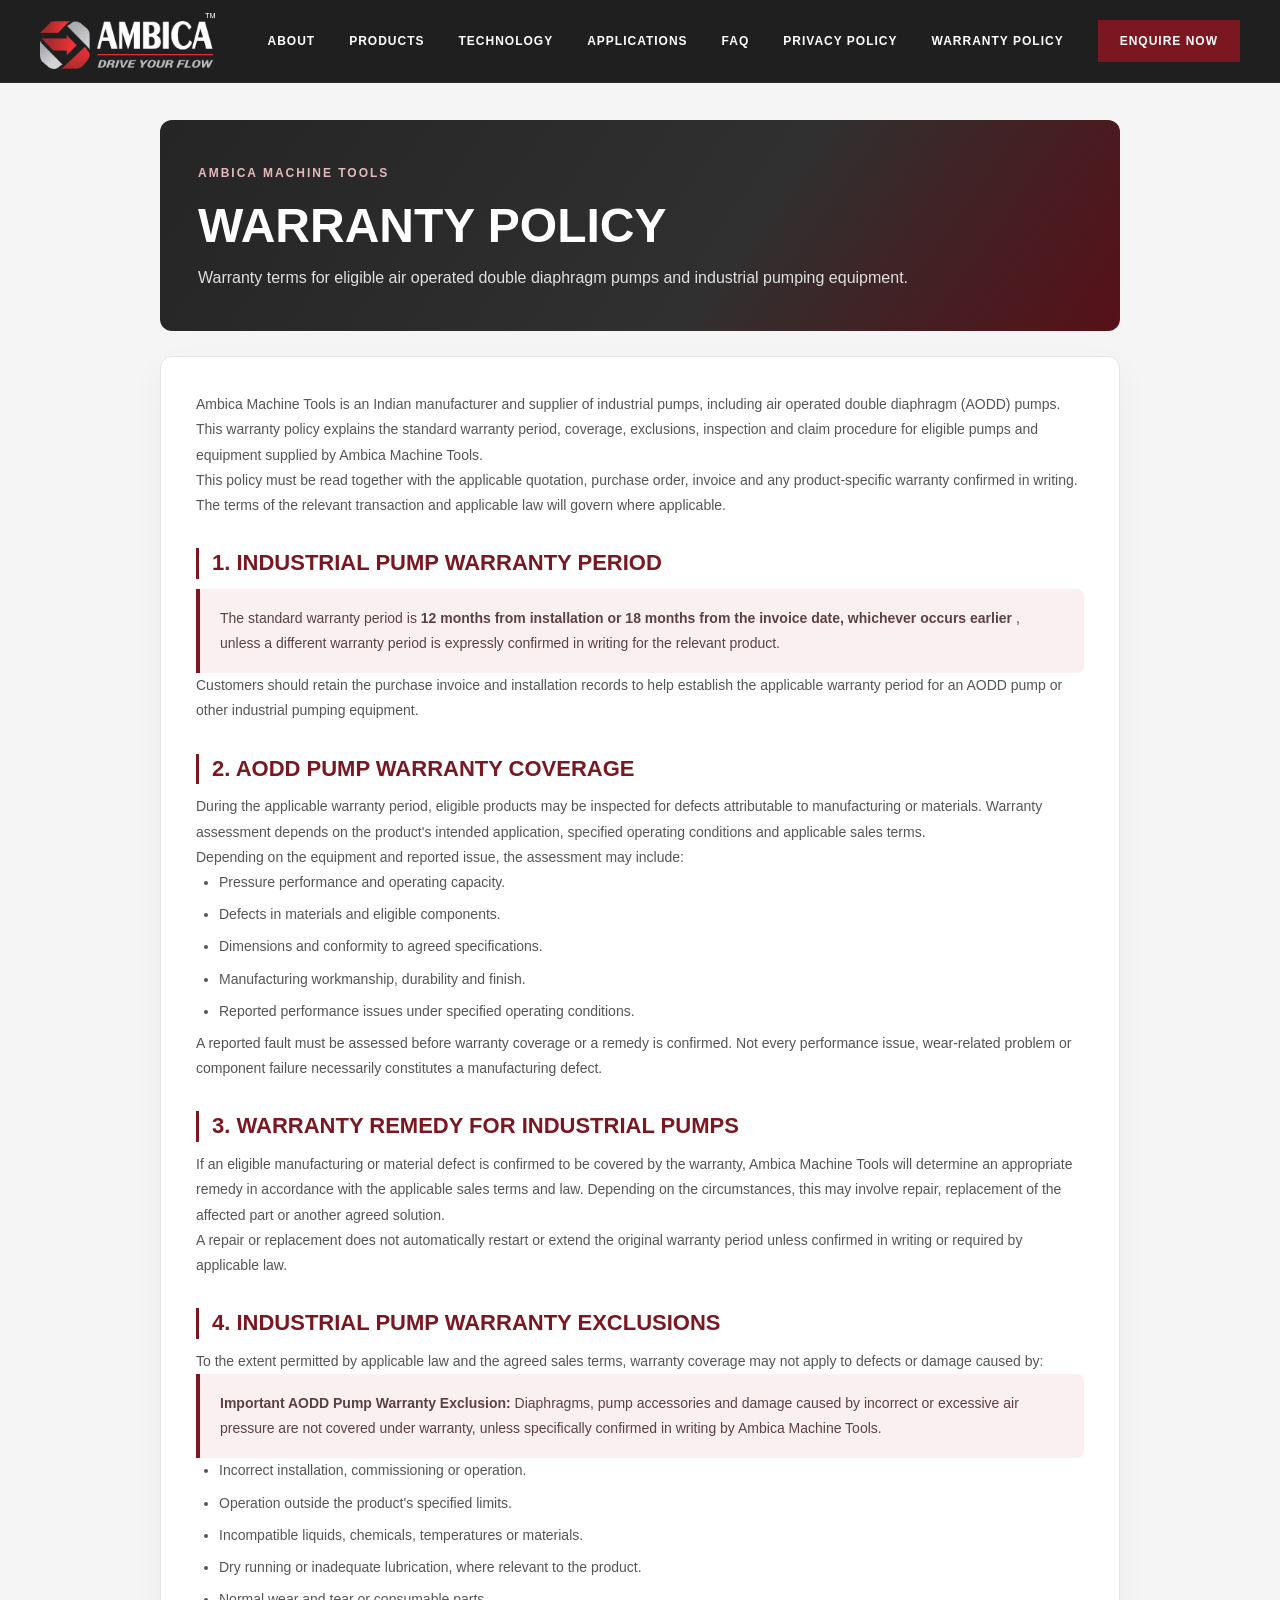
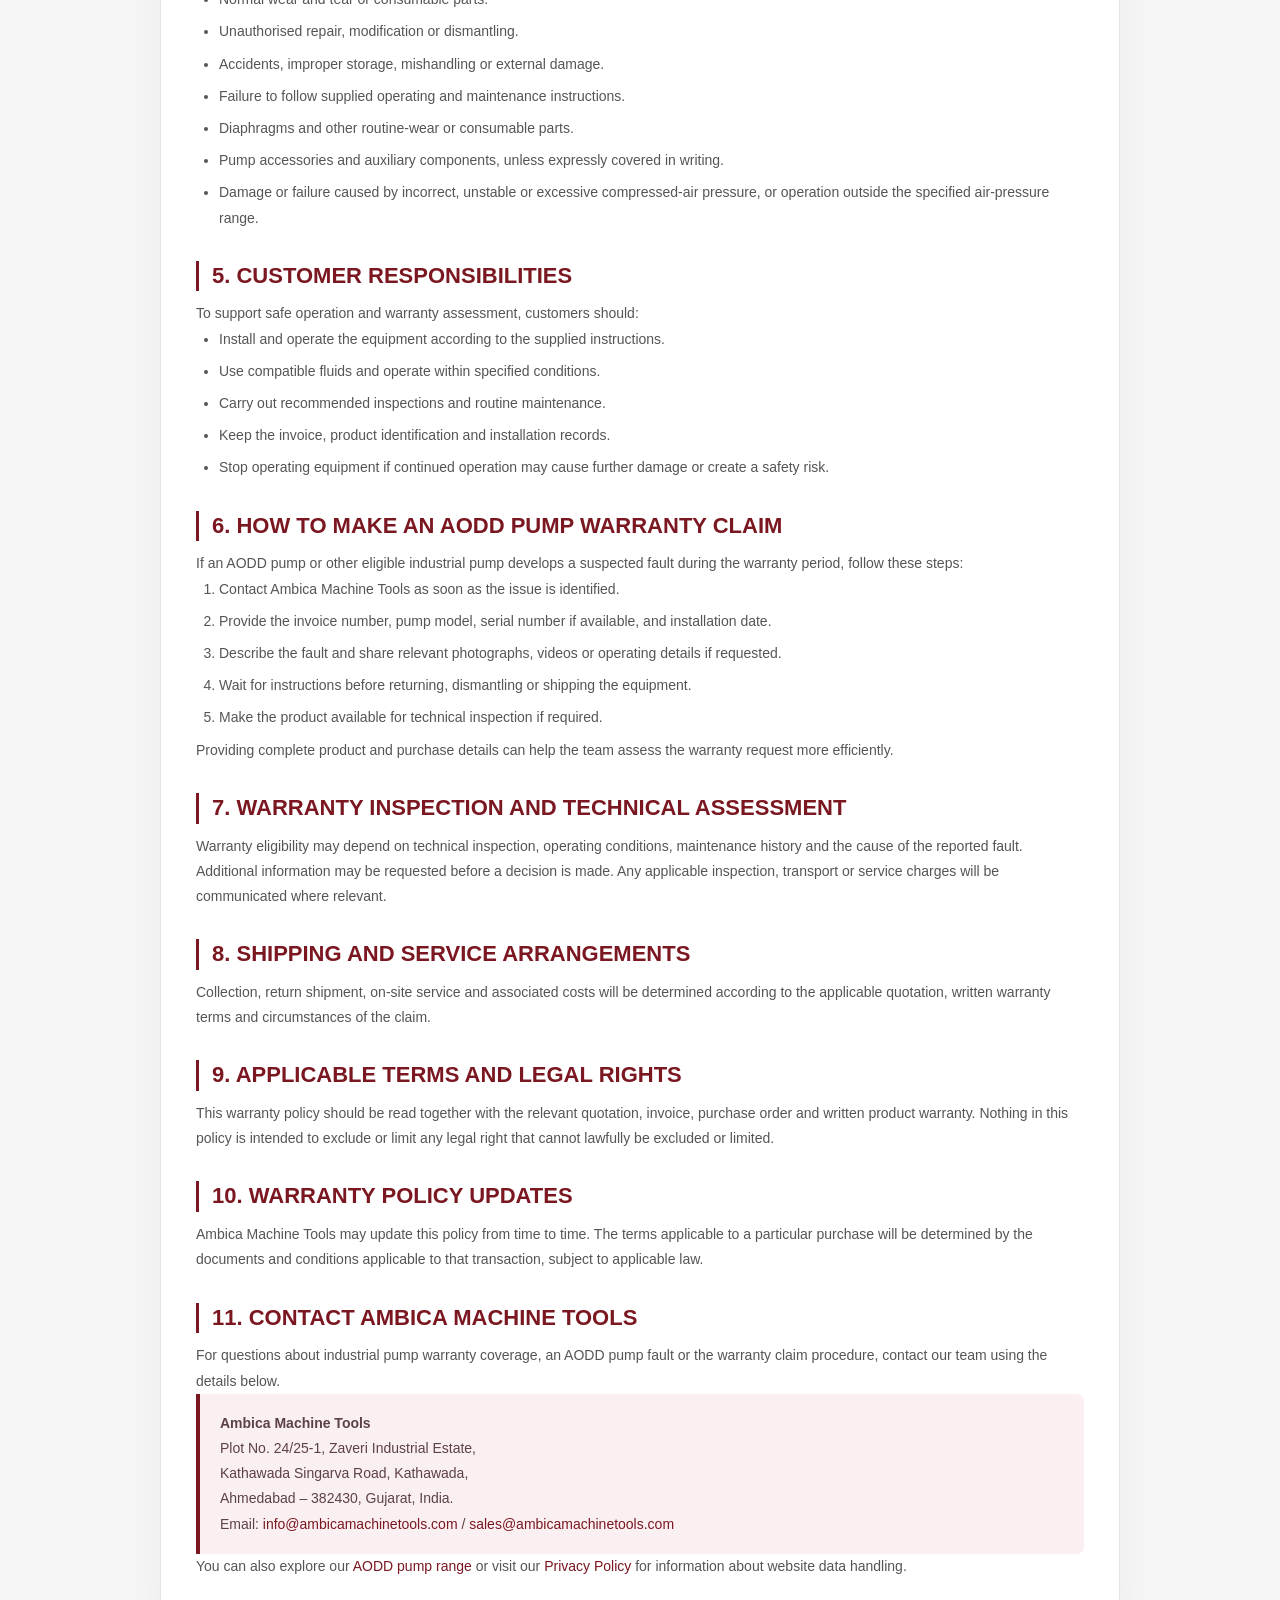
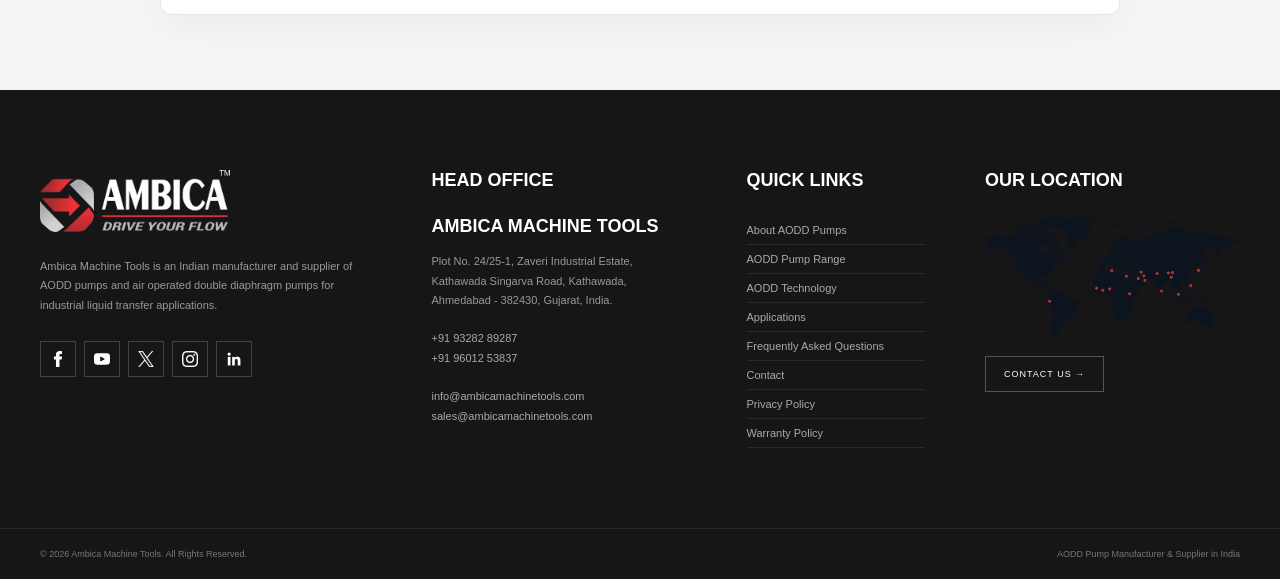
<file: warranty-policy.html>
<!DOCTYPE html>

<html lang="en">

<head>

    <meta charset="UTF-8">

    <meta name="viewport" content="width=device-width, initial-scale=1.0">



    <title>AODD Pump Warranty Policy | Ambica Machine Tools</title>



    <meta name="description"

        content="Read the AODD pump warranty policy of Ambica Machine Tools, including warranty period, industrial pump coverage, exclusions, inspection and warranty claim procedure in India.">



    <meta name="robots" content="index, follow">



    <meta name="author" content="Ambica Machine Tools">



    <link rel="canonical"

        href="https://www.airoperateddoublediaphragmpump.com/warranty-policy.html">



    <!-- Open Graph -->

    <meta property="og:type" content="website">

    <meta property="og:title"

        content="AODD Pump Warranty Policy | Ambica Machine Tools">

    <meta property="og:description"

        content="Understand warranty coverage, exclusions and claim procedures for eligible AODD pumps and industrial pumping equipment supplied by Ambica Machine Tools.">

    <meta property="og:url"

        content="https://www.airoperateddoublediaphragmpump.com/warranty-policy.html">

    <meta property="og:site_name" content="Ambica Machine Tools">

    <link rel="icon" type="image/png" href="images/favicon-32x32.png">

    <link rel="icon" type="image/png" href="images/favicon-16x16.png">

    <link rel="stylesheet" href="css/style.css">



    <!-- Structured Data -->

    <script type="application/ld+json">

    {

      "@context": "https://schema.org",

      "@type": "WebPage",

      "name": "AODD Pump Warranty Policy",

      "description": "Warranty terms, coverage, exclusions and claim procedures for eligible AODD pumps and industrial pumping equipment supplied by Ambica Machine Tools.",

      "url": "https://www.airoperateddoublediaphragmpump.com/warranty-policy.html",

      "publisher": {

        "@type": "Organization",

        "name": "Ambica Machine Tools",

        "url": "https://www.ambicamachinetools.com/"

      },

      "inLanguage": "en-IN"

    }

    </script>

</head>



<body>



    <!-- HEADER -->

    <header class="header">

        <div class="container nav">



            <a href="https://www.airoperateddoublediaphragmpump.com/"

               class="logo"

               aria-label="Ambica Machine Tools AODD Pump Manufacturer Home">



                <img src="images/ambica-footer-logo.png"

                     alt="Ambica Machine Tools - Industrial and AODD Pump Manufacturer">

            </a>



            <button class="menu-toggle"

                    aria-label="Open navigation"

                    aria-expanded="false"

                    aria-controls="primary-navigation">



                <span></span>

                <span></span>

                <span></span>

            </button>



            <nav class="nav-links" id="primary-navigation">



                <a href="index.html#about">About</a>

                <a href="index.html#products">Products</a>

                <a href="index.html#technology">Technology</a>

                <a href="index.html#applications">Applications</a>

                <a href="index.html#faq">FAQ</a>

                <a href="privacy-policy.html">Privacy Policy</a>

                <a href="warranty-policy.html"

                   aria-current="page">Warranty Policy</a>



                <a href="index.html#contact" class="nav-btn">

                    Enquire Now

                </a>



            </nav>

        </div>

    </header>



    <!-- MAIN CONTENT -->

    <main class="policy-page">

        <div class="policy-container">



            <header class="policy-header">

                <span class="policy-label">Ambica Machine Tools</span>

                <h1>Warranty Policy</h1>

                <p>

                    Warranty terms for eligible air operated double diaphragm

                    pumps and industrial pumping equipment.

                </p>

            </header>



            <article class="policy-content">



                <p>

                    Ambica Machine Tools is an Indian manufacturer and supplier

                    of industrial pumps, including air operated double diaphragm

                    (AODD) pumps. This warranty policy explains the standard

                    warranty period, coverage, exclusions, inspection and claim

                    procedure for eligible pumps and equipment supplied by

                    Ambica Machine Tools.

                </p>



                <p>

                    This policy must be read together with the applicable

                    quotation, purchase order, invoice and any product-specific

                    warranty confirmed in writing. The terms of the relevant

                    transaction and applicable law will govern where applicable.

                </p>



                <h2>1. Industrial Pump Warranty Period</h2>



                <div class="policy-note">

                    The standard warranty period is

                    <strong>

                        12 months from installation or 18 months from the

                        invoice date, whichever occurs earlier

                    </strong>,

                    unless a different warranty period is expressly confirmed

                    in writing for the relevant product.

                </div>



                <p>

                    Customers should retain the purchase invoice and installation

                    records to help establish the applicable warranty period

                    for an AODD pump or other industrial pumping equipment.

                </p>



                <h2>2. AODD Pump Warranty Coverage</h2>



                <p>

                    During the applicable warranty period, eligible products

                    may be inspected for defects attributable to manufacturing

                    or materials. Warranty assessment depends on the product's

                    intended application, specified operating conditions and

                    applicable sales terms.

                </p>



                <p>Depending on the equipment and reported issue, the assessment may include:</p>



                <ul>

                    <li>Pressure performance and operating capacity.</li>

                    <li>Defects in materials and eligible components.</li>

                    <li>Dimensions and conformity to agreed specifications.</li>

                    <li>Manufacturing workmanship, durability and finish.</li>

                    <li>Reported performance issues under specified operating conditions.</li>

                </ul>



                <p>

                    A reported fault must be assessed before warranty coverage

                    or a remedy is confirmed. Not every performance issue,

                    wear-related problem or component failure necessarily

                    constitutes a manufacturing defect.

                </p>



                <h2>3. Warranty Remedy for Industrial Pumps</h2>



                <p>

                    If an eligible manufacturing or material defect is confirmed

                    to be covered by the warranty, Ambica Machine Tools will

                    determine an appropriate remedy in accordance with the

                    applicable sales terms and law. Depending on the circumstances,

                    this may involve repair, replacement of the affected part

                    or another agreed solution.

                </p>



                <p>

                    A repair or replacement does not automatically restart or

                    extend the original warranty period unless confirmed in

                    writing or required by applicable law.

                </p>



                <h2>4. Industrial Pump Warranty Exclusions</h2>



                <p>

                    To the extent permitted by applicable law and the agreed

                    sales terms, warranty coverage may not apply to defects or

                    damage caused by:

                </p>



                <div class="policy-note">
                    <strong>Important AODD Pump Warranty Exclusion:</strong>
                    Diaphragms, pump accessories and damage caused by incorrect or excessive air pressure are not covered under warranty, unless specifically confirmed in writing by Ambica Machine Tools.
                </div>

                <ul>

                    <li>Incorrect installation, commissioning or operation.</li>

                    <li>Operation outside the product's specified limits.</li>

                    <li>Incompatible liquids, chemicals, temperatures or materials.</li>

                    <li>Dry running or inadequate lubrication, where relevant to the product.</li>

                    <li>Normal wear and tear or consumable parts.</li>

                    <li>Unauthorised repair, modification or dismantling.</li>

                    <li>Accidents, improper storage, mishandling or external damage.</li>

                    <li>Failure to follow supplied operating and maintenance instructions.</li>
                    <li>Diaphragms and other routine-wear or consumable parts.</li>
                    <li>Pump accessories and auxiliary components, unless expressly covered in writing.</li>
                    <li>Damage or failure caused by incorrect, unstable or excessive compressed-air pressure, or operation outside the specified air-pressure range.</li>

                </ul>



                <h2>5. Customer Responsibilities</h2>



                <p>

                    To support safe operation and warranty assessment, customers

                    should:

                </p>



                <ul>

                    <li>Install and operate the equipment according to the supplied instructions.</li>

                    <li>Use compatible fluids and operate within specified conditions.</li>

                    <li>Carry out recommended inspections and routine maintenance.</li>

                    <li>Keep the invoice, product identification and installation records.</li>

                    <li>Stop operating equipment if continued operation may cause further damage or create a safety risk.</li>

                </ul>



                <h2>6. How to Make an AODD Pump Warranty Claim</h2>



                <p>

                    If an AODD pump or other eligible industrial pump develops

                    a suspected fault during the warranty period, follow these steps:

                </p>



                <ol>

                    <li>Contact Ambica Machine Tools as soon as the issue is identified.</li>

                    <li>Provide the invoice number, pump model, serial number if available, and installation date.</li>

                    <li>Describe the fault and share relevant photographs, videos or operating details if requested.</li>

                    <li>Wait for instructions before returning, dismantling or shipping the equipment.</li>

                    <li>Make the product available for technical inspection if required.</li>

                </ol>



                <p>

                    Providing complete product and purchase details can help

                    the team assess the warranty request more efficiently.

                </p>



                <h2>7. Warranty Inspection and Technical Assessment</h2>



                <p>

                    Warranty eligibility may depend on technical inspection,

                    operating conditions, maintenance history and the cause

                    of the reported fault. Additional information may be

                    requested before a decision is made. Any applicable

                    inspection, transport or service charges will be

                    communicated where relevant.

                </p>



                <h2>8. Shipping and Service Arrangements</h2>



                <p>

                    Collection, return shipment, on-site service and associated

                    costs will be determined according to the applicable

                    quotation, written warranty terms and circumstances of

                    the claim.

                </p>



                <h2>9. Applicable Terms and Legal Rights</h2>



                <p>

                    This warranty policy should be read together with the

                    relevant quotation, invoice, purchase order and written

                    product warranty. Nothing in this policy is intended to

                    exclude or limit any legal right that cannot lawfully be

                    excluded or limited.

                </p>



                <h2>10. Warranty Policy Updates</h2>



                <p>

                    Ambica Machine Tools may update this policy from time to

                    time. The terms applicable to a particular purchase will

                    be determined by the documents and conditions applicable

                    to that transaction, subject to applicable law.

                </p>



                <h2>11. Contact Ambica Machine Tools</h2>



                <p>

                    For questions about industrial pump warranty coverage,

                    an AODD pump fault or the warranty claim procedure,

                    contact our team using the details below.

                </p>



                <div class="policy-note">

                    <strong>Ambica Machine Tools</strong><br>

                    Plot No. 24/25-1, Zaveri Industrial Estate,<br>

                    Kathawada Singarva Road, Kathawada,<br>

                    Ahmedabad – 382430, Gujarat, India.<br>



                    Email:

                    <a href="mailto:info@ambicamachinetools.com">

                        info@ambicamachinetools.com

                    </a>

                    /

                    <a href="mailto:sales@ambicamachinetools.com">

                        sales@ambicamachinetools.com

                    </a>

                </div>



                <p>

                    You can also explore our

                    <a href="index.html#products">AODD pump range</a>

                    or visit our

                    <a href="privacy-policy.html">Privacy Policy</a>

                    for information about website data handling.

                </p>



            </article>

        </div>

    </main>



    <!-- FOOTER -->

    <footer class="footer">



        <div class="footer-top">

            <div class="container footer-grid">



                <!-- COMPANY -->

                <div class="footer-company">



                    <a href="https://www.ambicamachinetools.com/">

                        <img src="images/ambica-footer-logo.png"

                             alt="Ambica Machine Tools industrial pump manufacturer">

                    </a>



                    <p>

                        Ambica Machine Tools is an Indian manufacturer

                        and supplier of AODD pumps and air operated double

                        diaphragm pumps for industrial liquid transfer

                        applications.

                    </p>



                    <div class="social">



                        <a href="https://www.facebook.com/ambicamachine/"

                           target="_blank"

                           rel="noopener noreferrer"

                           aria-label="Ambica Machine Tools on Facebook">

                            <img src="images/facebook.svg" alt="Facebook">

                        </a>



                        <a href="https://www.youtube.com/@ambicamachinetools7338"

                           target="_blank"

                           rel="noopener noreferrer"

                           aria-label="Ambica Machine Tools on YouTube">

                            <img src="images/youtube.svg" alt="YouTube">

                        </a>



                        <a href="https://x.com/ambicamachine"

                           target="_blank"

                           rel="noopener noreferrer"

                           aria-label="Ambica Machine Tools on X">

                            <img src="images/twitter-img.png" alt="X">

                        </a>



                        <a href="https://www.instagram.com/ambicamachinetools/"

                           target="_blank"

                           rel="noopener noreferrer"

                           aria-label="Ambica Machine Tools on Instagram">

                            <img src="images/instagram.png" alt="Instagram">

                        </a>



                        <a href="https://www.linkedin.com/company/ambica-machine-tools"

                           target="_blank"

                           rel="noopener noreferrer"

                           aria-label="Ambica Machine Tools on LinkedIn">

                            <img src="images/linkedin-img.png" alt="LinkedIn">

                        </a>



                    </div>

                </div>



                <!-- CONTACT -->

                <div class="footer-contact">



                    <h3>HEAD OFFICE</h3>

                    <h4>AMBICA MACHINE TOOLS</h4>



                    <p>

                        Plot No. 24/25-1, Zaveri Industrial Estate,

                        Kathawada Singarva Road, Kathawada,

                        Ahmedabad - 382430, Gujarat, India.

                    </p>



                    <p>

                        <a href="tel:+919328289287">+91 93282 89287</a>

                        <br>

                        <a href="tel:+919601253837">+91 96012 53837</a>

                    </p>



                    <p>

                        <a href="mailto:info@ambicamachinetools.com">

                            info@ambicamachinetools.com

                        </a>

                        <br>

                        <a href="mailto:sales@ambicamachinetools.com">

                            sales@ambicamachinetools.com

                        </a>

                    </p>



                </div>



                <!-- QUICK LINKS -->

                <div class="footer-links">



                    <h3>QUICK LINKS</h3>



                    <a href="index.html#about">About AODD Pumps</a>

                    <a href="index.html#products">AODD Pump Range</a>

                    <a href="index.html#technology">AODD Technology</a>

                    <a href="index.html#applications">Applications</a>

                    <a href="index.html#faq">Frequently Asked Questions</a>

                    <a href="index.html#contact">Contact</a>

                    <a href="privacy-policy.html">Privacy Policy</a>

                    <a href="warranty-policy.html" aria-current="page">Warranty Policy</a>



                </div>



                <!-- LOCATION -->

                <div class="footer-map">



                    <h3>OUR LOCATION</h3>



                    <img src="images/map-img.png"

                         alt="Location of Ambica Machine Tools in Ahmedabad, Gujarat"

                         loading="lazy">



                    <a href="https://www.industrialpumpandvalve.com/contact-us.html"

                       target="_blank"

                       rel="noopener noreferrer"

                       class="footer-btn">

                        CONTACT US →

                    </a>



                </div>



            </div>

        </div>



        <div class="footer-bottom">

            <div class="container">



                <span>

                    © 2026 Ambica Machine Tools. All Rights Reserved.

                </span>



                <span>

                    AODD Pump Manufacturer &amp; Supplier in India

                </span>



            </div>

        </div>



    </footer>



</body>

</html>
</file>
<file: css/style.css>
/* =====================================================
   AODD INDUSTRIAL WEBSITE
   AMBICA MACHINE TOOLS
===================================================== */

:root {

    --maroon: #7b1720;
    --maroon-dark: #4d0d13;
    --red: #a51f29;

    --black: #171617;
    --dark: #202021;
    --dark-2: #292929;

    --gray: #777;
    --gray-light: #f2f2f0;
    --border: #ddddda;

    --white: #ffffff;

    --container: 1240px;

}


/* =====================================================
   RESET
===================================================== */

* {

    margin: 0;
    padding: 0;
    box-sizing: border-box;

}


html {

    scroll-behavior: smooth;

}


body {

    margin: 0;

    font-family: "Inter", sans-serif;

    color: var(--black);

    background: #f7f7f5;

    overflow-x: hidden;

}


img {

    max-width: 100%;

    display: block;

}


a {

    text-decoration: none;

    color: inherit;

}


button {

    font-family: inherit;

}


.container {

    width: min(
        calc(100% - 80px),
        var(--container)
    );

    margin: auto;

}


/* =====================================================
   TYPOGRAPHY
===================================================== */

h1,
h2,
h3 {

    font-family:
        "Barlow Condensed",
        sans-serif;

    text-transform: uppercase;

}


h1,
h2,
h3,
p {

    margin-top: 0;

}


/* =====================================================
   HEADER
===================================================== */

.header {

    position: fixed;

    left: 0;
    top: 0;

    width: 100%;

    z-index: 999;

    background:
        rgba(23, 22, 23, 0.96);

    border-bottom:
        1px solid rgba(
            255,
            255,
            255,
            .08
        );

    transition: .3s;

}


.header.scrolled {

    background:
        rgba(23, 22, 23, 0.99);

    box-shadow:
        0 10px 30px rgba(0,0,0,.2);

}


.nav {

    min-height: 82px;

    display: flex;

    align-items: center;

    justify-content: space-between;

}


.logo img {

    width: 175px;

    height: auto;

}


.nav-links {

    display: flex;

    align-items: center;

    gap: 34px;

}


.nav-links a {

    color: #fff;

    font-size: 12px;

    font-weight: 600;

    text-transform: uppercase;

    letter-spacing: 1px;

    transition: .3s;

}


.nav-links a:hover {

    color: #d98d91;

}


.nav-links .nav-btn {

    background: var(--maroon);

    padding: 14px 22px;

    color: #fff;

}


.nav-links .nav-btn:hover {

    background: #961d28;

    color: #fff;

}


.menu-toggle {

    display: none;

    width: 42px;

    height: 42px;

    border: 1px solid #555;

    background: transparent;

    cursor: pointer;

}


.menu-toggle span {

    display: block;

    width: 20px;

    height: 2px;

    background: white;

    margin: 4px auto;

    transition: .3s;

}


/* =====================================================
   HERO
===================================================== */

.hero {

    min-height: 760px;

    position: relative;

    background:

        linear-gradient(
            110deg,
            #171617 0%,
            #201b1c 55%,
            #421216 100%
        );

    color: white;

    overflow: hidden;

    padding-top: 82px;

}


.hero-grid-lines {

    position: absolute;

    inset: 0;

    opacity: .13;

    background-image:

        linear-gradient(
            rgba(255,255,255,.15) 1px,
            transparent 1px
        ),

        linear-gradient(
            90deg,
            rgba(255,255,255,.15) 1px,
            transparent 1px
        );

    background-size:
        70px 70px;

}


.hero-grid-lines::after {

    content: "";

    position: absolute;

    inset: 0;

    background:
        radial-gradient(
            circle at 75% 50%,
            rgba(139, 23, 32, .55),
            transparent 30%
        );

}


.hero-number {

    position: absolute;

    right: 5%;

    top: 125px;

    font-family:
        "Barlow Condensed",
        sans-serif;

    font-size: 180px;

    font-weight: 800;

    color: rgba(
        255,
        255,
        255,
        .025
    );

}


.hero-inner {

    min-height: 610px;

    display: grid;

    grid-template-columns:
        1fr 1fr;

    align-items: center;

    position: relative;

    z-index: 2;

}


.hero-content {

    padding: 70px 0;

}


.hero-kicker {

    display: flex;

    align-items: center;

    gap: 12px;

    font-size: 11px;

    font-weight: 600;

    letter-spacing: 2px;

    color: #c8a4a6;

    margin-bottom: 22px;

}


.hero-kicker span {

    width: 34px;

    height: 2px;

    background:
        var(--red);

}


.hero h1 {

    font-size:
        clamp(
            60px,
            7vw,
            105px
        );

    line-height: .85;

    letter-spacing: -2px;

    max-width: 750px;

    margin-bottom: 30px;

}


.hero h1 em {

    color: #c51f2b;

    display: block;

    font-style: normal;

}


.hero-content > p {

    max-width: 600px;

    color: #c4c0c0;

    font-size: 15px;

    line-height: 1.8;

}


.hero-buttons {

    display: flex;

    gap: 12px;

    margin-top: 35px;

}


.btn {

    display: inline-flex;

    align-items: center;

    justify-content: center;

    gap: 18px;

    min-height: 52px;

    padding: 0 25px;

    font-size: 11px;

    font-weight: 700;

    letter-spacing: 1.5px;

    text-transform: uppercase;

    transition: .3s;

}


.btn-red {

    background:
        var(--maroon);

    color: #fff;

}


.btn-red:hover {

    background:
        #a31e29;

    transform:
        translateY(-2px);

}


.btn-line {

    border:
        1px solid #777;

    color: white;

}


.btn-line:hover {

    border-color:
        white;

    background:
        rgba(255,255,255,.06);

}


.hero-meta {

    display: flex;

    gap: 0;

    margin-top: 65px;

}


.hero-meta div {

    padding-right: 30px;

    margin-right: 30px;

    border-right:
        1px solid
        rgba(255,255,255,.15);

}


.hero-meta div:last-child {

    border: 0;

}


.hero-meta strong {

    display: block;

    font-family:
        "Barlow Condensed",
        sans-serif;

    font-size: 32px;

}


.hero-meta span {

    display: block;

    margin-top: 5px;

    font-size: 9px;

    color: #a7a4a4;

    letter-spacing: 1px;

}


/* HERO PRODUCT */

.hero-product {

    min-height: 600px;

    position: relative;

    display: flex;

    justify-content: center;

    align-items: center;

}


.hero-pump {

    width: 570px;

    max-height: 560px;

    object-fit: contain;

    position: relative;

    z-index: 4;

    filter:
        drop-shadow(
            0 35px 35px
            rgba(0,0,0,.55)
        );

    animation:
        pumpFloat 5s
        ease-in-out
        infinite;

}


@keyframes pumpFloat {

    0%,
    100% {

        transform:
            translateY(0);

    }

    50% {

        transform:
            translateY(-12px);

    }

}


.technical-circle {

    position: absolute;

    width: 510px;

    height: 510px;

    border:
        1px solid
        rgba(255,255,255,.12);

    border-radius: 50%;

    z-index: 1;

}


.technical-circle::before {

    content: "";

    position: absolute;

    inset: 35px;

    border:
        1px dashed
        rgba(181,36,47,.45);

    border-radius: 50%;

}


.technical-circle span {

    position: absolute;

    font-size: 9px;

    color: #aaa;

}


.technical-circle span:nth-child(1) {

    top: -5px;
    left: 50%;

}


.technical-circle span:nth-child(2) {

    right: -4px;
    top: 50%;

}


.technical-circle span:nth-child(3) {

    bottom: -5px;
    left: 50%;

}


.technical-circle span:nth-child(4) {

    left: -4px;
    top: 50%;

}


.air-line {

    position: absolute;

    height: 1px;

    background:
        linear-gradient(
            90deg,
            transparent,
            #b5232d,
            transparent
        );

    z-index: 2;

    opacity: .8;

    animation:
        airMove 3s
        linear infinite;

}


.air-one {

    width: 420px;

    transform:
        rotate(18deg);

}


.air-two {

    width: 380px;

    transform:
        rotate(-22deg);

    animation-delay:
        1s;

}


.air-three {

    width: 300px;

    transform:
        rotate(65deg);

    animation-delay:
        1.7s;

}


@keyframes airMove {

    0% {

        opacity: 0;

        transform:
            scaleX(.3)
            rotate(18deg);

    }

    50% {

        opacity: .8;

    }

    100% {

        opacity: 0;

        transform:
            scaleX(1.2)
            rotate(18deg);

    }

}


.product-label {

    position: absolute;

    right: 5%;

    bottom: 75px;

    z-index: 5;

    padding:
        18px 20px;

    border-left:
        3px solid
        var(--red);

    background:
        rgba(0,0,0,.35);

    backdrop-filter:
        blur(5px);

}


.product-label small,
.product-label span {

    display: block;

    font-size: 9px;

    color: #999;

    letter-spacing: 2px;

}


.product-label strong {

    display: block;

    font-family:
        "Barlow Condensed",
        sans-serif;

    font-size: 32px;

    line-height: 1;

    margin: 5px 0;

}


/* HERO BOTTOM */

.hero-bottom {

    height: 70px;

    position: absolute;

    bottom: 0;

    left: 0;

    width: 100%;

    display: grid;

    grid-template-columns:
        repeat(4, 120px) 1fr;

    align-items: center;

    padding-left:
        max(
            40px,
            calc(
                (100vw - 1240px)/2
            )
        );

    border-top:
        1px solid
        rgba(255,255,255,.1);

    z-index: 5;

}


.hero-bottom > div:not(.hero-scroll) {

    font-size: 10px;

    font-weight: 700;

    letter-spacing: 2px;

    color: #aaa;

    text-align: center;

    border-right:
        1px solid
        rgba(255,255,255,.1);

    height: 100%;

    display: flex;

    align-items: center;

    justify-content: center;

}


.hero-scroll {

    text-align: right;

    padding-right: 40px;

    font-size: 9px;

    letter-spacing: 2px;

    color: #888;

}


/* =====================================================
   SECTIONS
===================================================== */

.sec {

    padding:
        120px 0;

}


.section-heading {

    display: grid;

    grid-template-columns:
        180px 1fr;

    gap: 50px;

    margin-bottom: 70px;

}


.section-number {

    font-size: 10px;

    font-weight: 700;

    letter-spacing: 2px;

    color:
        var(--maroon);

}


.eyebrow {

    display: block;

    color:
        var(--maroon);

    font-size: 10px;

    font-weight: 700;

    letter-spacing: 2px;

    margin-bottom: 14px;

}


.section-heading h2 {

    font-size:
        clamp(
            45px,
            5vw,
            75px
        );

    line-height: .92;

    letter-spacing: -1px;

    max-width: 850px;

}


.section-heading h2 strong {

    color:
        var(--maroon);

    font-weight: 700;

}


.section-heading.light {

    color: white;

}


.section-heading.light
.section-number {

    color: #a88486;

}


.section-heading.light
.eyebrow {

    color: #bc9295;

}


/* =====================================================
   INTRO
===================================================== */

.intro {

    background:
        #f7f7f5;

}


.intro-grid {

    display: grid;

    grid-template-columns:
        1.1fr .9fr;

    gap: 100px;

}


.intro-text {

    max-width: 750px;

}


.intro-text p {

    color: #666;

    line-height: 1.9;

    font-size: 15px;

    margin-bottom: 22px;

}


.intro-text .large {

    font-size: 20px;

    line-height: 1.7;

    color: #303030;

}


.intro-text strong {

    color:
        var(--maroon);

}


.intro-keywords {

    border-top:
        1px solid
        #ccc;

    padding-top: 20px;

}


.keyword-title {

    font-size: 10px;

    letter-spacing: 2px;

    font-weight: 700;

    margin-bottom: 25px;

}


.keyword-list {

    display: flex;

    flex-wrap: wrap;

    gap: 8px;

}


.keyword-list span {

    border:
        1px solid
        #d3d3d0;

    padding:
        11px 14px;

    font-size: 10px;

    color: #555;

    transition: .3s;

}


.keyword-list span:hover {

    background:
        var(--maroon);

    border-color:
        var(--maroon);

    color: white;

}


/* =====================================================
   TECHNOLOGY
===================================================== */

.technology {

    background:
        var(--dark);

    color: white;

    position: relative;

    overflow: hidden;

}


.technology::before {

    content: "";

    position: absolute;

    inset: 0;

    background-image:
        linear-gradient(
            rgba(255,255,255,.04) 1px,
            transparent 1px
        ),

        linear-gradient(
            90deg,
            rgba(255,255,255,.04) 1px,
            transparent 1px
        );

    background-size:
        60px 60px;

}


.technology .container {

    position: relative;

    z-index: 2;

}


.technology-layout {

    display: grid;

    grid-template-columns:
        1fr 1fr;

    gap: 100px;

    align-items: center;

}


.technology-image {

    min-height: 500px;

    background:
        #181818;

    border:
        1px solid
        #444;

    position: relative;

    display: flex;

    align-items: center;

    justify-content: center;

    overflow: hidden;

}


.tech-grid {

    position: absolute;

    inset: 0;

    background-image:

        linear-gradient(
            rgba(255,255,255,.06) 1px,
            transparent 1px
        ),

        linear-gradient(
            90deg,
            rgba(255,255,255,.06) 1px,
            transparent 1px
        );

    background-size:
        45px 45px;

}


.technology-image img {

    width: 85%;

    position: relative;

    z-index: 2;

    filter:
        drop-shadow(
            0 25px 30px
            rgba(0,0,0,.6)
        );

}


.tech-caption {

    position: absolute;

    bottom: 20px;

    left: 20px;

    font-size: 9px;

    letter-spacing: 3px;

    color: #777;

}


.tech-step {

    display: grid;

    grid-template-columns:
        60px 1fr;

    gap: 20px;

    padding:
        25px 0;

    border-bottom:
        1px solid
        #414141;

}


.tech-step > span {

    width: 42px;

    height: 42px;

    border:
        1px solid
        #6a292d;

    color:
        #c6767b;

    display: flex;

    align-items: center;

    justify-content: center;

    font-family:
        "Barlow Condensed",
        sans-serif;

    font-size: 18px;

}


.tech-step h3 {

    font-size: 25px;

    margin-bottom: 8px;

}


.tech-step p {

    color: #999;

    line-height: 1.7;

    font-size: 13px;

}


/* =====================================================
   PRODUCTS
===================================================== */

.products {

    background: #fff;

}


.product-list {

    border-top:
        1px solid
        #ccc;

}


.product-row {

    min-height: 220px;

    display: grid;

    grid-template-columns:
        70px
        210px
        1.2fr
        .9fr
        70px;

    align-items: center;

    gap: 30px;

    border-bottom:
        1px solid
        #d8d8d5;

    transition:
        background .3s,
        padding .3s;

}


.product-row:hover {

    background: #f3eaea;
    border-left: 4px solid var(--maroon);

}


.product-row.featured {

    background:
        #f3eaea;

    border-left:
        4px solid
        var(--maroon);

}


.product-index {

    font-family:
        "Barlow Condensed",
        sans-serif;

    font-size: 22px;

    color: #aaa;

}

.product-info > span {

    font-size: 9px;

    color:
        var(--maroon);

    font-weight: 700;

    letter-spacing: 2px;

}


.product-info h3 {

    font-size: 35px;

    line-height: 1;

    margin:
        10px 0 12px;

}


.product-info h3 strong {

    color:
        var(--maroon);

}


.product-info p {

    max-width: 480px;

    color: #777;

    font-size: 12px;

    line-height: 1.7;

}


.product-spec {

    display: flex;

    flex-direction: column;

    gap: 16px;

}


.product-spec div {

    border-left:
        2px solid
        #ddd;

    padding-left: 15px;

}


.product-spec small {

    display: block;

    color: #999;

    font-size: 8px;

    letter-spacing: 1.5px;

    margin-bottom: 4px;

}


.product-spec b {

    font-size: 10px;

    color: #333;

}


/* =====================================================
   MATERIALS
===================================================== */

.materials {

    background:
        #efefec;

}


.material-grid {

    display: grid;

    grid-template-columns:
        repeat(4, 1fr);

}


.material-card {

    min-height: 390px;

    padding:
        35px 30px;

    position: relative;

    background: #fff;

    border-right:
        1px solid
        #ddd;

    transition:
        .4s;

    overflow: hidden;

}


.material-card:hover {

    background:
        var(--maroon);

    color: white;

    transform:
        translateY(-8px);

}


.material-no {

    display: block;

    font-size: 9px;

    color: #999;

    letter-spacing: 2px;

}


.material-card > strong {

    display: block;

    font-family:
        "Barlow Condensed",
        sans-serif;

    font-size: 70px;

    margin-top: 50px;

    color:
        var(--maroon);

}


.material-card:hover > strong {

    color: white;

}


.material-card h3 {

    font-size: 27px;

    margin:
        10px 0 15px;

}


.material-card p {

    color: #777;

    font-size: 12px;

    line-height: 1.8;

}


.material-card:hover p {

    color:
        #ddd;

}


.material-line {

    position: absolute;

    bottom: 0;

    left: 0;

    width: 100%;

    height: 4px;

    background:
        var(--maroon);

}


.material-card:hover
.material-line {

    background:
        #fff;

}


/* =====================================================
   WHY
===================================================== */

.why {

    background:
        #fff;

}


.why-grid {

    display: grid;

    grid-template-columns:
        .8fr 1.2fr;

    gap: 120px;

}


.why-title h2 {

    font-size:
        clamp(
            50px,
            6vw,
            85px
        );

    line-height: .88;

    margin:
        15px 0 25px;

}


.why-title h2 strong {

    display: block;

    color:
        var(--maroon);

}


.why-title p {

    color: #777;

    line-height: 1.8;

    font-size: 14px;

}


.advantage {

    display: grid;

    grid-template-columns:
        65px 1fr;

    gap: 20px;

    padding:
        28px 0;

    border-bottom:
        1px solid
        #ddd;

}


.advantage > span {

    font-family:
        "Barlow Condensed",
        sans-serif;

    font-size: 28px;

    color:
        var(--maroon);

}


.advantage h3 {

    font-size: 26px;

    margin-bottom: 8px;

}


.advantage p {

    color: #777;

    font-size: 13px;

    line-height: 1.7;

}


/* =====================================================
   APPLICATIONS
===================================================== */

.applications {

    background:
        var(--maroon);

    color: white;

    position: relative;

    overflow: hidden;

}


.applications::after {

    content: "AODD";

    position: absolute;

    right: -50px;

    bottom: -80px;

    font-family:
        "Barlow Condensed",
        sans-serif;

    font-size: 300px;

    font-weight: 800;

    color:
        rgba(255,255,255,.035);

}


.application-head {

    display: flex;

    justify-content: space-between;

    align-items: end;

    margin-bottom: 60px;

}


.application-head
.section-number {

    color:
        #e2afb2;

}


.application-head
.eyebrow {

    color:
        #e2afb2;

}


.application-head h2 {

    font-family:
        "Barlow Condensed",
        sans-serif;

    font-size:
        clamp(
            50px,
            6vw,
            80px
        );

    line-height: .9;

    margin-top: 15px;

}


.application-head h2 strong {

    display: block;

    color: #fff;

}


.application-head > p {

    max-width: 360px;

    color:
        #e2c7c8;

    font-size: 13px;

    line-height: 1.7;

}


.application-list {

    border-top:
        1px solid
        rgba(255,255,255,.2);

}


.application-item {

    display: grid;

    grid-template-columns:
        70px 1fr 40px;

    align-items: center;

    padding:
        20px 0;

    border-bottom:
        1px solid
        rgba(255,255,255,.2);

    transition:
        padding .3s,
        background .3s;

}


.application-item:hover {

    padding-left: 20px;

    background:
        rgba(0,0,0,.08);

}


.application-item span {

    font-size: 9px;

    color:
        #d49da1;

}


.application-item strong {

    font-family:
        "Barlow Condensed",
        sans-serif;

    font-size: 29px;

    text-transform: uppercase;

}


.application-item b {

    font-size: 20px;

    font-weight: 400;

}


/* =====================================================
   SELECTION
===================================================== */

.selection {

    background:
        #f7f7f5;

}


.selection-grid {

    display: grid;

    grid-template-columns:
        repeat(3, 1fr);

    border-top:
        1px solid
        #ccc;

    border-left:
        1px solid
        #ccc;

}


.selection-step {

    min-height: 240px;

    padding:
        30px;

    border-right:
        1px solid
        #ccc;

    border-bottom:
        1px solid
        #ccc;

    transition: .3s;

}


.selection-step:hover {

    background:
        #fff;

}


.selection-step > span {

    display: flex;

    width: 42px;

    height: 42px;

    align-items: center;

    justify-content: center;

    border:
        1px solid
        var(--maroon);

    color:
        var(--maroon);

    font-family:
        "Barlow Condensed",
        sans-serif;

    font-size: 18px;

}


.selection-step h3 {

    font-size: 28px;

    margin:
        30px 0 10px;

}


.selection-step p {

    color: #777;

    font-size: 12px;

    line-height: 1.8;

}


/* =====================================================
   ABOUT
===================================================== */

.about {

    background:
        #fff;

}


.about-grid {

    display: grid;

    grid-template-columns:
        1fr 1fr;

    gap: 100px;

    align-items: center;

}


.about-image {

    position: relative;

    background:
        #eee;

    min-height: 550px;

    display: flex;

    align-items: center;

    justify-content: center;

    overflow: hidden;

}


.about-image::before {

    content: "";

    position: absolute;

    inset: 0;

    background-image:

        linear-gradient(
            rgba(0,0,0,.05) 1px,
            transparent 1px
        ),

        linear-gradient(
            90deg,
            rgba(0,0,0,.05) 1px,
            transparent 1px
        );

    background-size:
        50px 50px;

}


.about-image img {

    width: 85%;

    position: relative;

    z-index: 2;

}


.image-stamp {

    position: absolute;

    bottom: 25px;

    left: 25px;

    background:
        var(--maroon);

    color: white;

    padding:
        18px 22px;

    z-index: 4;

    display: flex;

    align-items: center;

    gap: 12px;

}


.image-stamp strong {

    font-family:
        "Barlow Condensed",
        sans-serif;

    font-size: 48px;

    line-height: 1;

}


.image-stamp span {

    font-size: 9px;

    line-height: 1.5;

    letter-spacing: 1px;

}


.about-content h2 {

    font-size:
        clamp(
            50px,
            5vw,
            75px
        );

    line-height: .9;

    margin:
        15px 0 30px;

}


.about-content h2 strong {

    color:
        var(--maroon);

}


.about-content > p {

    color: #666;

    line-height: 1.8;

    font-size: 14px;

    margin-bottom: 20px;

}


.about-content ul {

    margin-top: 30px;

    list-style: none;

}


.about-content li {

    padding:
        12px 0 12px 25px;

    border-bottom:
        1px solid
        #ddd;

    font-size: 12px;

    position: relative;

}


.about-content li::before {

    content: "→";

    position: absolute;

    left: 0;

    color:
        var(--maroon);

    font-weight: 700;

}


/* =====================================================
   FAQ
===================================================== */

.faq-section {

    background:
        #f1f1ee;

}


.faq-list {

    max-width: 1050px;

    margin-left: auto;

}


.faq-list details {

    border-top:
        1px solid
        #ccc;

}


.faq-list details:last-child {

    border-bottom:
        1px solid
        #ccc;

}


.faq-list summary {

    list-style: none;

    cursor: pointer;

    display: grid;

    grid-template-columns:
        70px 1fr 40px;

    align-items: center;

    min-height: 85px;

    font-family:
        "Barlow Condensed",
        sans-serif;

    font-size: 25px;

    text-transform: uppercase;

}


.faq-list summary::-webkit-details-marker {

    display: none;

}


.faq-list summary span {

    color:
        var(--maroon);

    font-size: 13px;

}


.faq-list summary b {

    font-size: 25px;

    font-weight: 400;

    transition: .3s;

}


.faq-list details[open]
summary b {

    transform:
        rotate(45deg);

}


.faq-list details p {

    max-width: 850px;

    padding:
        0 70px 30px;

    color: #666;

    font-size: 13px;

    line-height: 1.8;

}


/* =====================================================
   CTA
===================================================== */

.cta {

    background:
        var(--maroon);

    color: white;

    padding:
        80px 0;

    position: relative;

    overflow: hidden;

}


.cta-grid {

    position: absolute;

    inset: 0;

    background-image:

        linear-gradient(
            rgba(255,255,255,.05) 1px,
            transparent 1px
        ),

        linear-gradient(
            90deg,
            rgba(255,255,255,.05) 1px,
            transparent 1px
        );

    background-size:
        50px 50px;

}


.cta-inner {

    position: relative;

    z-index: 2;

    display: flex;

    align-items: center;

    justify-content: space-between;

    gap: 40px;

}


.cta .eyebrow {

    color:
        #e6b7ba;

}


.cta h2 {

    font-size:
        clamp(
            45px,
            5vw,
            75px
        );

    line-height: .9;

    margin-bottom: 20px;

}


.cta h2 strong {

    color: white;

}


.cta p {

    max-width: 600px;

    color:
        #e4c7c9;

    font-size: 13px;

    line-height: 1.7;

}


.btn-white {

    background:
        white;

    color:
        var(--maroon);

    min-width: 190px;

}


.btn-white:hover {

    background:
        #eee;

}


/* =====================================================
   FOOTER
===================================================== */

.footer {

    background:
        #171617;

    color: white;

}


.footer-top {

    padding:
        80px 0;

}


.footer-grid {

    display: grid;

    grid-template-columns:
        1.3fr
        1fr
        .7fr
        1fr;

    gap: 60px;

}


.footer-company img {

    width: 190px;

    margin-bottom: 25px;

}


.footer p {

    color:
        #999;

    font-size: 11px;

    line-height: 1.8;

}


.footer-company p {

    max-width: 330px;

}


.footer h3 {

    font-size: 18px;

    margin-bottom: 25px;

}


.footer h4 {

    font-family:
        "Barlow Condensed",
        sans-serif;

    font-size: 18px;

    margin-bottom: 15px;

}


.footer-contact p {

    margin-bottom: 18px;

}


.footer a {

    color:
        #aaa;

    transition: .3s;

}


.footer a:hover {

    color:
        white;

}


.footer-links {

    display: flex;

    flex-direction: column;

}


.footer-links a {

    font-size: 11px;

    padding:
        8px 0;

    border-bottom:
        1px solid
        #292929;

}


.social {

    display: flex;

    gap: 8px;

    margin-top: 25px;

}


.social a {

    width: 36px;

    height: 36px;

    border:
        1px solid
        #444;

    display: flex;

    align-items: center;

    justify-content: center;

}


.social img {

    width: 16px;

    height: 16px;

    object-fit: contain;

    margin: 0;

}


.footer-map img {

    width: 100%;

    margin-bottom: 15px;

    opacity: .7;

}


.footer-btn {

    display: inline-flex;

    border:
        1px solid
        #555;

    padding:
        12px 18px;

    font-size: 9px;

    letter-spacing: 1px;

    color: white !important;

}


.footer-bottom {

    border-top:
        1px solid
        #292929;

    padding:
        20px 0;

}


.footer-bottom .container {

    display: flex;

    justify-content: space-between;

    gap: 20px;

}


.footer-bottom span {

    font-size: 9px;

    color: #777;

}


/* =====================================================
   REVEAL ANIMATION
===================================================== */

.reveal {

    opacity: 0;

    transform:
        translateY(30px);

    transition:
        opacity .8s ease,
        transform .8s ease;

}


.reveal.show {

    opacity: 1;

    transform:
        translateY(0);

}


/* =====================================================
   RESPONSIVE
===================================================== */

@media
(max-width: 1100px) {


    .container {

        width:
            calc(100% - 50px);

    }


    .hero-inner {

        grid-template-columns:
            1fr 1fr;

    }


    .hero h1 {

        font-size:
            70px;

    }


    .hero-pump {

        width:
            450px;

    }


    .technical-circle {

        width:
            400px;

        height:
            400px;

    }


    .product-row {

        grid-template-columns:
            50px
            160px
            1fr
            160px
            50px;

        gap: 20px;

    }


    .footer-grid {

        grid-template-columns:
            1fr 1fr;

    }

}


@media
(max-width: 850px) {


    .menu-toggle {

        display: block;

    }


    .nav-links {

        position: fixed;

        top: 82px;

        left: 0;

        width: 100%;

        background:
            #171617;

        display: none;

        flex-direction: column;

        align-items: stretch;

        padding: 20px;

        gap: 0;

        border-top:
            1px solid
            #333;

    }


    .nav-links.active {

        display: flex;

    }


    .nav-links a {

        padding:
            15px;

        border-bottom:
            1px solid
            #333;

    }


    .nav-links .nav-btn {

        text-align: center;

        margin-top: 10px;

    }


    .hero {

        min-height:
            auto;

    }


    .hero-inner {

        grid-template-columns:
            1fr;

        padding-top:
            60px;

        padding-bottom:
            120px;

    }


    .hero-content {

        padding:
            50px 0 20px;

    }


    .hero h1 {

        font-size:
            clamp(
                55px,
                13vw,
                90px
            );

    }


    .hero-product {

        min-height:
            450px;

    }


    .hero-pump {

        width:
            80%;

    }


    .technical-circle {

        width:
            350px;

        height:
            350px;

    }


    .hero-bottom {

        grid-template-columns:
            repeat(4, 1fr);

        padding-left: 0;

    }


    .hero-scroll {

        display: none;

    }


    .section-heading {

        grid-template-columns:
            1fr;

        gap: 15px;

        margin-bottom:
            45px;

    }


    .intro-grid,
    .technology-layout,
    .why-grid,
    .about-grid {

        grid-template-columns:
            1fr;

        gap: 50px;

    }


    .product-row {

        grid-template-columns:
            60px
            170px
            1fr;

        padding:
            25px 0;

    }


    .product-spec {

        display: none;

    }


    .material-grid {

        grid-template-columns:
            repeat(2, 1fr);

    }


    .selection-grid {

        grid-template-columns:
            repeat(2, 1fr);

    }


    .application-head {

        display: block;

    }


    .application-head > p {

        margin-top:
            25px;

    }


    .cta-inner {

        flex-direction:
            column;

        align-items:
            flex-start;

    }

}


@media
(max-width: 600px) {


    .container {

        width:
            calc(100% - 32px);

    }


    .nav {

        min-height:
            70px;

    }


    .logo img {

        width:
            145px;

    }


    .nav-links {

        top:
            70px;

    }


    .hero {

        padding-top:
            70px;

    }


    .hero h1 {

        font-size:
            58px;

    }


    .hero-content > p {

        font-size:
            13px;

    }


    .hero-buttons {

        flex-direction:
            column;

        align-items:
            stretch;

    }


    .hero-meta {

        margin-top:
            45px;

    }


    .hero-meta div {

        padding-right:
            12px;

        margin-right:
            12px;

    }


    .hero-meta strong {

        font-size:
            25px;

    }


    .hero-meta span {

        font-size:
            7px;

    }


    .hero-product {

        min-height:
            360px;

    }


    .technical-circle {

        width:
            280px;

        height:
            280px;

    }


    .hero-pump {

        width:
            95%;

    }


    .product-label {

        right:
            0;

        bottom:
            20px;

    }


    .hero-bottom {

        height:
            55px;

    }


    .hero-bottom > div:not(.hero-scroll) {

        font-size:
            8px;

    }


    .sec {

        padding:
            75px 0;

    }


    .section-heading h2 {

        font-size:
            50px;

    }


    .intro-text .large {

        font-size:
            17px;

    }


    .technology-image {

        min-height:
            350px;

    }


    .tech-step {

        grid-template-columns:
            50px 1fr;

    }


    .product-row {

        grid-template-columns:
            40px
            1fr;

        gap:
            15px;

    }


    .product-index {

        align-self:
            start;

        padding-top:
            10px;

    }


    .product-image {

        height:
            180px;

    }


    .product-image img {

        height:
            160px;

    }


    .product-info {

        grid-column:
            1 / -1;

    }


    .material-grid {

        grid-template-columns:
            1fr;

    }


    .material-card {

        min-height:
            300px;

    }


    .material-card > strong {

        margin-top:
            30px;

    }


    .selection-grid {

        grid-template-columns:
            1fr;

    }


    .selection-step {

        min-height:
            200px;

    }


    .about-image {

        min-height:
            350px;

    }


    .faq-list summary {

        grid-template-columns:
            40px 1fr 25px;

        font-size:
            20px;

        min-height:
            75px;

    }


    .faq-list details p {

        padding:
            0 40px 25px;

    }


    .footer-grid {

        grid-template-columns:
            1fr;

        gap:
            45px;

    }


    .footer-bottom .container {

        flex-direction:
            column;

    }


}


/* =====================================================
   ACCESSIBILITY
===================================================== */

@media
(prefers-reduced-motion: reduce) {

    *,
    *::before,
    *::after {

        animation-duration:
            .01ms !important;

        animation-iteration-count:
            1 !important;

        scroll-behavior:
            auto !important;

        transition-duration:
            .01ms !important;

    }

}
/* =====================================================
   PRODUCT FLIP SYSTEM
===================================================== */

.product-image {

    height: 180px;

    width: 210px;

    display: flex;

    align-items: center;

    justify-content: center;

    perspective: 1000px;

    position: relative;

}


.product-flip {

    width: 100%;

    height: 175px;

    perspective: 1000px;

}


.product-flip-inner {

    width: 100%;

    height: 100%;

    position: relative;

    transform-style: preserve-3d;

    transition:
        transform .7s
        cubic-bezier(.2,.7,.2,1);

}


/* ACTIVE FLIP */

.product-flip.flipped
.product-flip-inner {

    transform:
        rotateY(180deg);

}


/* FRONT + BACK */

.product-face {

    position: absolute;

    inset: 0;

    width: 100%;

    height: 100%;

    display: flex;

    align-items: center;

    justify-content: center;

    backface-visibility: hidden;

    -webkit-backface-visibility: hidden;

}


.product-face img {

    width: 100%;

    height: 165px;

    object-fit: contain;

    filter:
        drop-shadow(
            0 15px 15px
            rgba(0,0,0,.12)
        );

}


/* BACK */

.product-back {

    transform:
        rotateY(180deg);

}


/* PRODUCT IMAGE LABEL */

.image-type {

    position: absolute;

    left: 5px;

    bottom: 2px;

    padding:
        5px 8px;

    background:
        rgba(123,23,32,.92);

    color: #fff;

    font-size: 7px;

    font-weight: 700;

    letter-spacing: 1px;

    line-height: 1;

}


/* =====================================================
   PRODUCT ACTIONS
===================================================== */

.product-actions {

    display: flex;

    align-items: center;

    justify-content: flex-end;

    gap: 10px;

}


/* FLIP BUTTON */

.flip-btn {

    min-height: 44px;

    padding:
        0 13px;

    border:
        1px solid #ccc;

    background:
        #fff;

    color:
        var(--maroon);

    cursor: pointer;

    font-size: 8px;

    font-weight: 700;

    letter-spacing: 1px;

    display: inline-flex;

    align-items: center;

    justify-content: center;

    gap: 7px;

    white-space: nowrap;

    transition:
        background .3s,
        color .3s,
        border-color .3s,
        transform .3s;

}


.flip-btn span {

    font-size: 15px;

    line-height: 1;

}


.flip-btn:hover {

    background:
        var(--maroon);

    border-color:
        var(--maroon);

    color:
        #fff;

    transform:
        translateY(-2px);

}


/* PRODUCT ARROW */

.product-arrow {

    width: 52px;

    height: 52px;

    flex-shrink: 0;

    border:
        1px solid #ccc;

    display: flex;

    align-items: center;

    justify-content: center;

    color:
        var(--maroon);

    font-size: 22px;

    transition:
        .3s;

}


.product-arrow:hover {

    background:
        var(--maroon);

    color:
        white;

    border-color:
        var(--maroon);

}


/* =====================================================
   PRODUCT ROW
===================================================== */

.product-row {

    min-height: 220px;

    display: grid;

    grid-template-columns:
        70px
        210px
        1.2fr
        .9fr
        150px;

    align-items: center;

    gap: 30px;

    border-bottom:
        1px solid #d8d8d5;

    transition:
        background .3s,
        border .3s;

}


.product-row:hover {

    background:
        #f3eaea;

    border-left:
        4px solid var(--maroon);

}


.product-info > span {

    font-size: 9px;

    color:
        var(--maroon);

    font-weight: 700;

    letter-spacing: 2px;

}


.product-info h3 {

    font-size: 35px;

    line-height: 1;

    margin:
        10px 0 12px;

}


.product-info h3 strong {

    color:
        var(--maroon);

}


.product-info p {

    max-width: 480px;

    color: #777;

    font-size: 12px;

    line-height: 1.7;

}


.product-spec {

    display: flex;

    flex-direction: column;

    gap: 16px;

}


.product-spec div {

    border-left:
        2px solid #ddd;

    padding-left:
        15px;

}


.product-spec small {

    display: block;

    color: #999;

    font-size: 8px;

    letter-spacing: 1.5px;

    margin-bottom: 4px;

}


.product-spec b {

    font-size: 10px;

    color: #333;

}

@media (max-width: 1100px) {

    .container {

        width:
            calc(100% - 50px);

    }


    .hero-inner {

        grid-template-columns:
            1fr 1fr;

    }


    .hero h1 {

        font-size:
            70px;

    }


    .hero-pump {

        width:
            450px;

    }


    .technical-circle {

        width:
            400px;

        height:
            400px;

    }


    /* PRODUCT */

    .product-row {

        grid-template-columns:
            45px
            175px
            1fr
            145px
            125px;

        gap:
            18px;

    }


    .product-image {

        width:
            175px;

    }


    .product-flip {

        height:
            165px;

    }


    .product-face img {

        height:
            155px;

    }


    .product-info h3 {

        font-size:
            30px;

    }


    .product-actions {

        gap:
            7px;

    }


    .flip-btn {

        padding:
            0 9px;

        font-size:
            7px;

    }


    .product-arrow {

        width:
            45px;

        height:
            45px;

    }


    .footer-grid {

        grid-template-columns:
            1fr 1fr;

    }

}

@media (max-width: 850px) {

    .menu-toggle {

        display: block;

    }


    .nav-links {

        position: fixed;

        top: 82px;

        left: 0;

        width: 100%;

        background:
            #171617;

        display: none;

        flex-direction: column;

        align-items: stretch;

        padding: 20px;

        gap: 0;

        border-top:
            1px solid #333;

    }


    .nav-links.active {

        display: flex;

    }


    .nav-links a {

        padding:
            15px;

        border-bottom:
            1px solid #333;

    }


    .nav-links .nav-btn {

        text-align:
            center;

        margin-top:
            10px;

    }


    .hero {

        min-height:
            auto;

    }


    .hero-inner {

        grid-template-columns:
            1fr;

        padding-top:
            60px;

        padding-bottom:
            120px;

    }


    .hero-content {

        padding:
            50px 0 20px;

    }


    .hero h1 {

        font-size:
            clamp(55px, 13vw, 90px);

    }


    .hero-product {

        min-height:
            450px;

    }


    .hero-pump {

        width:
            80%;

    }


    .technical-circle {

        width:
            350px;

        height:
            350px;

    }


    .hero-bottom {

        grid-template-columns:
            repeat(4, 1fr);

        padding-left:
            0;

    }


    .hero-scroll {

        display:
            none;

    }


    .section-heading {

        grid-template-columns:
            1fr;

        gap:
            15px;

        margin-bottom:
            45px;

    }


    .intro-grid,
    .technology-layout,
    .why-grid,
    .about-grid {

        grid-template-columns:
            1fr;

        gap:
            50px;

    }


    /* ================================================
       PRODUCT TABLET
    ================================================ */

    .product-row {

        grid-template-columns:
            55px
            180px
            1fr
            125px;

        gap:
            20px;

        padding:
            25px 0;

    }


    .product-image {

        width:
            180px;

        height:
            175px;

    }


    .product-flip {

        height:
            170px;

    }


    .product-face img {

        height:
            160px;

    }


    .product-spec {

        display:
            none;

    }


    .product-actions {

        grid-column:
            4;

        grid-row:
            1;

        flex-direction:
            column;

        align-items:
            flex-end;

    }


    .product-arrow {

        width:
            45px;

        height:
            45px;

    }


    .flip-btn {

        min-height:
            40px;

    }


    .material-grid {

        grid-template-columns:
            repeat(2, 1fr);

    }


    .selection-grid {

        grid-template-columns:
            repeat(2, 1fr);

    }


    .application-head {

        display:
            block;

    }


    .application-head > p {

        margin-top:
            25px;

    }


    .cta-inner {

        flex-direction:
            column;

        align-items:
            flex-start;

    }

}

@media (max-width: 600px) {

    .container {

        width:
            calc(100% - 32px);

    }


    .nav {

        min-height:
            70px;

    }


    .logo img {

        width:
            145px;

    }


    .nav-links {

        top:
            70px;

    }


    .hero {

        padding-top:
            70px;

    }


    .hero h1 {

        font-size:
            58px;

    }


    .hero-content > p {

        font-size:
            13px;

    }


    .hero-buttons {

        flex-direction:
            column;

        align-items:
            stretch;

    }


    .hero-meta {

        margin-top:
            45px;

    }


    .hero-meta div {

        padding-right:
            12px;

        margin-right:
            12px;

    }


    .hero-meta strong {

        font-size:
            25px;

    }


    .hero-meta span {

        font-size:
            7px;

    }


    .hero-product {

        min-height:
            360px;

    }


    .technical-circle {

        width:
            280px;

        height:
            280px;

    }


    .hero-pump {

        width:
            95%;

    }


    .product-label {

        right:
            0;

        bottom:
            20px;

    }


    .hero-bottom {

        height:
            55px;

    }


    .hero-bottom > div:not(.hero-scroll) {

        font-size:
            8px;

    }


    .sec {

        padding:
            75px 0;

    }


    .section-heading h2 {

        font-size:
            50px;

    }


    .intro-text .large {

        font-size:
            17px;

    }


    .technology-image {

        min-height:
            350px;

    }


    .tech-step {

        grid-template-columns:
            50px 1fr;

    }


    /* ================================================
       MOBILE PRODUCT FLIP
    ================================================ */

    .product-row {

        grid-template-columns:
            35px 1fr;

        gap:
            12px;

        padding:
            30px 0;

    }


    .product-index {

        grid-column:
            1;

        grid-row:
            1;

        align-self:
            start;

        padding-top:
            10px;

    }


    .product-image {

        grid-column:
            2;

        grid-row:
            1;

        width:
            100%;

        height:
            205px;

    }


    .product-flip {

        width:
            100%;

        max-width:
            300px;

        height:
            200px;

    }


    .product-face img {

        width:
            100%;

        height:
            190px;

        object-fit:
            contain;

    }


    .product-info {

        grid-column:
            1 / -1;

        grid-row:
            2;

        padding-top:
            5px;

    }


    .product-info h3 {

        font-size:
            32px;

    }


    .product-info p {

        font-size:
            12px;

    }


    .product-actions {

        grid-column:
            1 / -1;

        grid-row:
            3;

        display:
            flex;

        flex-direction:
            row;

        justify-content:
            flex-start;

        align-items:
            center;

        margin-top:
            5px;

    }


    .flip-btn {

        min-height:
            46px;

        padding:
            0 15px;

        font-size:
            8px;

    }


    .product-arrow {

        width:
            46px;

        height:
            46px;

    }


    .image-type {

        left:
            10px;

        bottom:
            5px;

    }


    .material-grid {

        grid-template-columns:
            1fr;

    }


    .material-card {

        min-height:
            300px;

    }


    .material-card > strong {

        margin-top:
            30px;

    }


    .selection-grid {

        grid-template-columns:
            1fr;

    }


    .selection-step {

        min-height:
            200px;

    }


    .about-image {

        min-height:
            350px;

    }


    .faq-list summary {

        grid-template-columns:
            40px 1fr 25px;

        font-size:
            20px;

        min-height:
            75px;

    }


    .faq-list details p {

        padding:
            0 40px 25px;

    }


    .footer-grid {

        grid-template-columns:
            1fr;

        gap:
            45px;

    }


    .footer-bottom .container {

        flex-direction:
            column;

    }

}

.product-image {
    height: 180px;
    width: 210px;
    display: flex;
    align-items: center;
    justify-content: center;
    perspective: 1000px;
    position: relative;
}

.product-flip {
    width: 100%;
    height: 175px;
    perspective: 1000px;
    cursor: pointer;
}

.product-flip-inner {
    width: 100%;
    height: 100%;
    position: relative;
    transform-style: preserve-3d;
    transition: transform .7s cubic-bezier(.2,.7,.2,1);
}

/* Mouse image par jate hi flip */
.product-flip:hover .product-flip-inner {
    transform: rotateY(180deg);
}

.product-face {
    position: absolute;
    inset: 0;
    width: 100%;
    height: 100%;
    display: flex;
    align-items: center;
    justify-content: center;
    backface-visibility: hidden;
    -webkit-backface-visibility: hidden;
}

.product-face img {
    width: 100%;
    height: 165px;
    object-fit: contain;
    filter: drop-shadow(0 15px 15px rgba(0,0,0,.12));
}

.product-front {
    transform: rotateY(0deg);
}

.product-back {
    transform: rotateY(180deg);
}

.image-type {
    position: absolute;
    left: 5px;
    bottom: 2px;
    padding: 5px 8px;
    background: rgba(123,23,32,.92);
    color: #fff;
    font-size: 7px;
    font-weight: 700;
    letter-spacing: 1px;
    line-height: 1;
}
.policy-page {
    --policy-red: #7b1720;
    --policy-red-dark: #571018;
    --policy-dark: #252525;
    --policy-muted: #666;
    --policy-line: #e5e5e5;
    --policy-soft: #fbf0f1;

    min-height: 100vh;
    padding: 120px 0 75px;
    background: #f5f5f6;
    color: var(--policy-dark);
    font-family: Inter, Arial, Helvetica, sans-serif;
    line-height: 1.8;
}

.policy-container {
    width: min(960px, calc(100% - 36px));
    margin: auto;
}

.policy-header {
    padding: 38px;
    border-radius: 12px;
    background: linear-gradient(125deg, #252525, #303030 60%, #571018);
    color: #fff;
    margin-bottom: 25px;
}

.policy-label {
    color: #e6b8bd;
    font-size: 12px;
    font-weight: 800;
    letter-spacing: 2px;
    text-transform: uppercase;
}

.policy-header h1 {
    margin: 10px 0;
    font-size: clamp(32px, 5vw, 48px);
    line-height: 1.2;
}

.policy-header p {
    margin: 0;
    color: #e0e0e0;
}

.policy-content {
    padding: 35px;
    border: 1px solid var(--policy-line);
    border-radius: 12px;
    background: #fff;
    box-shadow: 0 12px 35px #0000000a;
}

.policy-content h2 {
    margin: 30px 0 10px;
    padding-left: 13px;
    border-left: 3px solid var(--policy-red);
    color: var(--policy-red);
    font-size: 22px;
    line-height: 1.4;
}

.policy-content h2:first-child {
    margin-top: 0;
}

.policy-content p,
.policy-content li {
    color: #555;
    font-size: 14px;
}

.policy-content ul {
    padding-left: 23px;
}

.policy-content li {
    margin-bottom: 7px;
}

.policy-note {
    padding: 17px 20px;
    border-left: 4px solid var(--policy-red);
    border-radius: 0 7px 7px 0;
    background: var(--policy-soft);
    color: #5c4144;
    font-size: 14px;
}

.policy-content a {
    color: var(--policy-red);
    overflow-wrap: anywhere;
}

.policy-content a:hover {
    text-decoration: underline;
}

@media (max-width: 600px) {
    .policy-page {
        padding: 95px 0 45px;
    }

    .policy-header,
    .policy-content {
        padding: 23px 20px;
    }

    .policy-content h2 {
        font-size: 20px;
    }
}
.policy-page {
    --policy-red: #7b1720;
    --policy-red-dark: #571018;
    --policy-dark: #252525;
    --policy-muted: #666;
    --policy-line: #e5e5e5;
    --policy-soft: #fbf0f1;

    min-height: 100vh;
    padding: 120px 0 75px;
    background: #f5f5f6;
    color: var(--policy-dark);
    font-family: Inter, Arial, Helvetica, sans-serif;
    line-height: 1.8;
}

.policy-container {
    width: min(960px, calc(100% - 36px));
    margin: auto;
}

.policy-header {
    padding: 38px;
    border-radius: 12px;
    background: linear-gradient(125deg, #252525, #303030 60%, #571018);
    color: #fff;
    margin-bottom: 25px;
}

.policy-label {
    color: #e6b8bd;
    font-size: 12px;
    font-weight: 800;
    letter-spacing: 2px;
    text-transform: uppercase;
}

.policy-header h1 {
    margin: 10px 0;
    font-size: clamp(32px, 5vw, 48px);
    line-height: 1.2;
}

.policy-header p {
    margin: 0;
    color: #e0e0e0;
}

.policy-content {
    padding: 35px;
    border: 1px solid var(--policy-line);
    border-radius: 12px;
    background: #fff;
    box-shadow: 0 12px 35px #0000000a;
}

.policy-content h2 {
    margin: 30px 0 10px;
    padding-left: 13px;
    border-left: 3px solid var(--policy-red);
    color: var(--policy-red);
    font-size: 22px;
    line-height: 1.4;
}

.policy-content h2:first-child {
    margin-top: 0;
}

.policy-content p,
.policy-content li {
    color: #555;
    font-size: 14px;
}

.policy-content ul,
.policy-content ol {
    padding-left: 23px;
}

.policy-content li {
    margin-bottom: 7px;
}

.policy-note {
    padding: 17px 20px;
    border-left: 4px solid var(--policy-red);
    border-radius: 0 7px 7px 0;
    background: var(--policy-soft);
    color: #5c4144;
    font-size: 14px;
}

.policy-content a {
    color: var(--policy-red);
    overflow-wrap: anywhere;
}

@media (max-width: 600px) {
    .policy-page {
        padding: 95px 0 45px;
    }

    .policy-header,
    .policy-content {
        padding: 23px 20px;
    }

    .policy-content h2 {
        font-size: 20px;
    }
}
</file>
<file: css/detail.css>
:root {
            --red: #7b1720;
            --red2: #571018;
            --dark: #292929;
            --ink: #252525;
            --muted: #666;
            --light: #f4f4f4;
            --line: #e5e5e5;
            --soft: #f8eff0;
            --white: #fff;
            --shadow: 0 14px 36px #0000000d
        }

        * {
            box-sizing: border-box
        }

        html {
            scroll-behavior: smooth;
            scroll-padding-top: 90px
        }

        body {
            margin: 0;
            font: 16px/1.7 Arial, Helvetica, sans-serif;
            color: var(--ink)
        }

        img {
            max-width: 100%;
            display: block
        }

        a {
            color: inherit;
            text-decoration: none
        }

        .container {
            width: min(1180px, calc(100% - 40px));
            margin: auto
        }
/* 
        header {
            position: sticky;
            top: 0;
            z-index: 10;
            background: #fffffff7;
            border-bottom: 1px solid var(--line)
        } */

        .nav {
            min-height: 78px;
            display: flex;
            align-items: center;
            justify-content: space-between;
            gap: 20px
        }

        .logo img {
            width: 200px;
            max-height: 62px;
            object-fit: contain
        }

        .navlinks {
            display: flex;
            align-items: center;
            gap: 22px;
            font-size: 14px;
            font-weight: bold
        }

        .navlinks a:hover {
            color: var(--red)
        }

        .navcta,
        .btn {
            display: inline-flex;
            align-items: center;
            justify-content: center;
            gap: 9px;
            padding: 12px 19px;
            border-radius: 7px;
            font-weight: bold;
            font-size: 14px;
            border: 1px solid transparent;
            transition: .2s
        }

        .navcta,
        .primary {
            background: var(--red);
            color: #fff
        }

        .navcta:hover,
        .primary:hover {
            background: var(--red2)
        }

        .outline {
            color: #fff;
            border-color: #ffffffa6
        }

        .outline:hover {
            background: #fff;
            color: var(--red)
        }

        .toggle {
            display: none;
            background: #fff;
            border: 1px solid var(--line);
            border-radius: 6px;
            padding: 8px 12px;
            font-size: 22px
        }

        .breadcrumb {
            padding: 15px 0;
            font-size: 13px;
            color: var(--muted)
        }

        .breadcrumb span {
            margin: 0 8px;
            color: #aaa
        }

        .hero {
            background: linear-gradient(125deg, #292929, #383838 60%, #511018);
            color: #fff
        }

        .hero-grid {
            display: grid;
            grid-template-columns: 1fr 1.05fr;
            gap: 52px;
            align-items: center;
            padding: 58px 0 66px
        }

        .hero-media {
            position: relative;
            background: #fff;
            border-radius: 18px;
            padding: 34px 18px 18px;
            display: grid;
            grid-template-columns: 1fr 1fr;
            gap: 10px;
            box-shadow: 0 22px 50px #0003
        }

        .hero-media:before {
            content: "PRODUCT OPTIONS";
            position: absolute;
            top: 12px;
            left: 18px;
            color: var(--red);
            font-size: 10px;
            font-weight: bold;
            letter-spacing: 1.5px
        }

        .pump {
            min-width: 0;
            padding-top: 12px
        }

        .pump img {
            height: 245px;
            width: 100%;
            object-fit: contain
        }

        .pump span {
            display: block;
            text-align: center;
            color: #333;
            font-size: 10px;
            font-weight: bold;
            letter-spacing: .5px;
            margin-top: 7px
        }

        .eyebrow,
        .kicker {
            display: inline-block;
            font-size: 12px;
            font-weight: bold;
            letter-spacing: 2px;
            text-transform: uppercase;
            color: #e6b8bd;
            margin-bottom: 12px
        }

        h1,
        h2,
        h3,
        p {
            margin-top: 0
        }

        h1 {
            font-size: clamp(34px, 4vw, 53px);
            line-height: 1.12;
            letter-spacing: -.8px;
            margin-bottom: 16px
        }

        .hero h2 {
            color: #f0cbd0;
            font-size: clamp(19px, 2vw, 24px);
            line-height: 1.35;
            margin-bottom: 17px
        }

        .hero p {
            color: #e5e5e5
        }

        .actions {
            display: flex;
            flex-wrap: wrap;
            gap: 12px;
            margin-top: 24px
        }

        .hero .note {
            font-size: 12px;
            color: #ccc;
            margin: 15px 0 0
        }

        .quick {
            display: grid;
            grid-template-columns: repeat(4, 1fr);
            box-shadow: var(--shadow);
            border-radius: 0 0 13px 13px;
            overflow: hidden
        }

        .qitem {
            text-align: center;
            padding: 22px 12px;
            border-right: 1px solid var(--line)
        }

        .qitem:last-child {
            border: 0
        }

        .qitem span {
            display: block;
            color: var(--muted);
            font-size: 10px;
            font-weight: bold;
            letter-spacing: 1.2px
        }

        .qitem strong {
            color: var(--red);
            font-size: 20px
        }

        section.content {
            padding: 76px 0
        }

        .light {
            background: var(--light)
        }

        .dark {
            background: var(--dark);
            color: #fff
        }

        .heading {
            max-width: 760px;
            text-align: center;
            margin: 0 auto 38px
        }

        .heading .kicker {
            color: var(--red);
            margin-bottom: 8px
        }

        .dark .heading .kicker {
            color: #e6b8bd
        }

        .heading h2 {
            font-size: clamp(27px, 3vw, 38px);
            line-height: 1.2;
            margin-bottom: 13px
        }

        .heading p {
            color: var(--muted);
            margin-bottom: 0
        }

        .dark .heading p {
            color: #d4d4d4
        }

        .overview {
            display: grid;
            grid-template-columns: 1.2fr .8fr;
            gap: 36px;
            align-items: start
        }

        .copy p {
            color: #555;
            margin-bottom: 15px
        }

        .copy strong {
            color: #292929
        }

        .summary {
            background: #fff;
            border: 1px solid var(--line);
            border-radius: 15px;
            padding: 26px;
            box-shadow: var(--shadow)
        }

        .stat {
            border-bottom: 1px solid var(--line);
            padding-bottom: 16px;
            margin-bottom: 14px
        }

        .stat span {
            display: block;
            color: var(--muted);
            font-size: 11px;
            font-weight: bold;
            letter-spacing: 1px
        }

        .stat strong {
            display: block;
            font-size: 40px;
            line-height: 1.2;
            color: var(--red)
        }

        .checks {
            padding: 0;
            margin: 0;
            list-style: none
        }

        .checks li {
            display: flex;
            gap: 10px;
            padding: 8px 0;
            border-bottom: 1px solid #f0f0f0;
            color: #484848
        }

        .checks li:last-child {
            border: 0
        }

        .tick {
            flex: 0 0 22px;
            width: 22px;
            height: 22px;
            border-radius: 50%;
            background: var(--soft);
            color: var(--red);
            font-weight: bold;
            text-align: center;
            line-height: 22px;
            font-size: 12px
        }

        .tablewrap {
            overflow-x: auto;
            border-radius: 12px;
            background: #fff;
            box-shadow: var(--shadow)
        }

        table {
            width: 100%;
            min-width: 510px;
            border-collapse: collapse
        }

        th,
        td {
            text-align: left;
            padding: 15px 21px;
            border-bottom: 1px solid var(--line);
            font-size: 14px
        }

        th {
            width: 42%;
            background: #f8f8f8;
            color: #333
        }

        td {
            color: #555
        }

        tr:last-child th,
        tr:last-child td {
            border-bottom: 0
        }

        .smallnote {
            font-size: 12px;
            color: var(--muted);
            margin-top: 13px
        }

        .cards {
            display: grid;
            grid-template-columns: repeat(3, 1fr);
            gap: 18px
        }

        .card {
            padding: 25px;
            border: 1px solid var(--line);
            border-radius: 12px;
            background: #fff
        }

        .ico {
            display: grid;
            place-items: center;
            width: 44px;
            height: 44px;
            background: var(--soft);
            border-radius: 11px;
            color: var(--red);
            font-size: 20px;
            font-weight: bold;
            margin-bottom: 15px
        }

        .card h3 {
            font-size: 17px;
            margin-bottom: 8px
        }

        .card p {
            font-size: 14px;
            color: var(--muted);
            margin: 0
        }

        .features {
            display: grid;
            grid-template-columns: repeat(4, 1fr);
            gap: 15px
        }

        .feature {
            border: 1px solid #4a4a4a;
            background: #303030;
            border-radius: 12px;
            padding: 22px
        }

        .num {
            color: #d6a2a8;
            font-size: 11px;
            font-weight: bold;
            letter-spacing: 1px;
            display: block;
            margin-bottom: 14px
        }

        .feature h3 {
            font-size: 16px;
            margin-bottom: 8px
        }

        .feature p {
            font-size: 13px;
            color: #d0d0d0;
            margin: 0
        }

        .materials {
            display: grid;
            grid-template-columns: repeat(4, 1fr);
            gap: 15px
        }

        .material {
            background: #fff;
            border: 1px solid var(--line);
            border-radius: 12px;
            padding: 22px
        }

        .material h3 {
            font-size: 17px;
            color: var(--red);
            margin-bottom: 8px
        }

        .material p {
            font-size: 13px;
            color: var(--muted);
            margin: 0
        }

        .notice {
            background: var(--soft);
            border-left: 4px solid var(--red);
            border-radius: 0 9px 9px 0;
            padding: 18px 21px;
            margin-top: 22px;
            color: #4d3436;
            font-size: 14px
        }

        .why {
            display: grid;
            grid-template-columns: .8fr 1.2fr;
            gap: 40px;
            align-items: center
        }

        .whybox {
            background: linear-gradient(145deg, var(--red), var(--red2));
            color: #fff;
            padding: 32px;
            border-radius: 16px
        }

        .whybox .kicker {
            color: #f1c9ce
        }

        .whybox h2 {
            font-size: 29px;
            line-height: 1.2;
            margin-bottom: 14px
        }

        .whybox p {
            font-size: 14px;
            color: #f0dfe1;
            margin: 0
        }

        .whylist {
            display: grid;
            grid-template-columns: 1fr 1fr;
            gap: 18px
        }

        .whyitem {
            padding-bottom: 14px;
            border-bottom: 1px solid var(--line)
        }

        .whyitem h3 {
            font-size: 16px;
            margin-bottom: 5px
        }

        .whyitem p {
            font-size: 13px;
            color: var(--muted);
            margin: 0
        }

        .faqs {
            max-width: 900px;
            margin: auto;
            display: grid;
            gap: 11px
        }

        .faqs details {
            background: #fff;
            border: 1px solid var(--line);
            border-radius: 9px;
            padding: 0 19px
        }

        .faqs summary {
            cursor: pointer;
            list-style: none;
            position: relative;
            padding: 17px 30px 17px 0;
            font-weight: bold
        }

        .faqs summary::-webkit-details-marker {
            display: none
        }

        .faqs summary:after {
            content: "+";
            position: absolute;
            right: 0;
            top: 12px;
            font-size: 23px;
            color: var(--red)
        }

        .faqs details[open] summary:after {
            content: "−"
        }

        .faqs details p {
            font-size: 14px;
            color: var(--muted);
            margin: 0;
            padding: 0 0 17px
        }

        .ctaband {
            background: linear-gradient(110deg, var(--red), var(--red2));
            color: #fff;
            padding: 45px 0
        }

        .ctainner {
            display: flex;
            align-items: center;
            justify-content: space-between;
            gap: 28px
        }

        .ctainner h2 {
            font-size: clamp(24px, 3vw, 33px);
            margin-bottom: 7px
        }

        .ctainner p {
            color: #f0dfe1;
            margin: 0
        }

        .ctainner .btn {
            background: #fff;
            color: var(--red);
            white-space: nowrap
        }


        /* =====================================================
   FOOTER
===================================================== */

        .footer {

            background:
                #171617;

            color: white;

        }


        .footer-top {

            padding:
                80px 0;

        }


        .footer-grid {

            display: grid;

            grid-template-columns:
                1.3fr 1fr .7fr 1fr;

            gap: 60px;

        }


        .footer-company img {

            width: 190px;

            margin-bottom: 25px;

        }


        .footer p {

            color:
                #999;

            font-size: 11px;

            line-height: 1.8;

        }


        .footer-company p {

            max-width: 330px;

        }


        .footer h3 {

            font-size: 18px;

            margin-bottom: 25px;

        }


        .footer h4 {

            font-family:
                "Barlow Condensed",
                sans-serif;

            font-size: 18px;

            margin-bottom: 15px;

        }


        .footer-contact p {

            margin-bottom: 18px;

        }


        .footer a {

            color:
                #aaa;

            transition: .3s;

        }


        .footer a:hover {

            color:
                white;

        }


        .footer-links {

            display: flex;

            flex-direction: column;

        }


        .footer-links a {

            font-size: 11px;

            padding:
                8px 0;

            border-bottom:
                1px solid #292929;

        }


        .social {

            display: flex;

            gap: 8px;

            margin-top: 25px;

        }


        .social a {

            width: 36px;

            height: 36px;

            border:
                1px solid #444;

            display: flex;

            align-items: center;

            justify-content: center;

        }


        .social img {

            width: 16px;

            height: 16px;

            object-fit: contain;

            margin: 0;

        }


        .footer-map img {

            width: 100%;

            margin-bottom: 15px;

            opacity: .7;

        }


        .footer-btn {

            display: inline-flex;

            border:
                1px solid #555;

            padding:
                12px 18px;

            font-size: 9px;

            letter-spacing: 1px;

            color: white !important;

        }


        .footer-bottom {

            border-top:
                1px solid #292929;

            padding:
                20px 0;

        }


        .footer-bottom .container {

            display: flex;

            justify-content: space-between;

            gap: 20px;

        }


        .footer-bottom span {

            font-size: 9px;

            color: #777;

        }



        @media(max-width:980px) {
            .navlinks {
                gap: 12px
            }

            .hero-grid {
                gap: 28px
            }

            .pump img {
                height: 205px
            }

            .features {
                grid-template-columns: repeat(2, 1fr)
            }

            .materials {
                grid-template-columns: repeat(2, 1fr)
            }
        }

        @media(max-width:760px) {
            .container {
                width: calc(100% - 30px)
            }

            .nav {
                min-height: 70px
            }

            .logo img {
                width: 165px
            }

            .toggle {
                display: block
            }

            .navlinks {
                display: none;
                position: absolute;
                top: 69px;
                left: 0;
                right: 0;
                background: #fff;
                padding: 16px 22px 20px;
                border-bottom: 1px solid var(--line);
                box-shadow: 0 12px 22px #00000012;
                align-items: stretch;
                flex-direction: column;
                gap: 0
            }

            .navlinks.open {
                display: flex
            }

            .navlinks a {
                padding: 10px 0
            }

            .navlinks .navcta {
                margin-top: 7px
            }

            .hero-grid {
                grid-template-columns: 1fr;
                padding: 35px 0 42px;
                gap: 26px
            }

            .hero-media {
                order: 2;
                max-width: 560px;
                width: 100%;
                margin: auto;
                padding: 31px 12px 15px
            }

            .hero-copy {
                order: 1
            }

            .pump img {
                height: 185px
            }

            .quick {
                grid-template-columns: repeat(2, 1fr)
            }

            .qitem {
                padding: 17px 10px
            }

            .qitem:nth-child(2) {
                border-right: 0
            }

            .qitem:nth-child(-n+2) {
                border-bottom: 1px solid var(--line)
            }

            .qitem strong {
                font-size: 18px
            }

            section.content {
                padding: 54px 0
            }

            .overview,
            .why {
                grid-template-columns: 1fr;
                gap: 23px
            }

            .cards {
                grid-template-columns: 1fr
            }

            .whylist {
                grid-template-columns: 1fr
            }

            .ctainner {
                align-items: flex-start;
                flex-direction: column
            }

            .footgrid {
                grid-template-columns: 1fr;
                gap: 22px
            }

            .footbottom {
                flex-direction: column
            }
        }

        @media(max-width:440px) {
            h1 {
                font-size: 34px
            }

            .pump img {
                height: 140px
            }

            .pump span {
                font-size: 9px
            }

            .features,
            .materials {
                grid-template-columns: 1fr
            }

            .actions .btn {
                width: 100%
            }

            th,
            td {
                padding: 12px 13px
            }
        }

        /* =========================================
   AODD HALF-INCH DETAIL PAGE
   Theme: Maroon + Charcoal + White
   File: css/detail.css
========================================= */

        .aodd-detail-page {
            --detail-red: #7b1720;
            --detail-red-dark: #571018;
            --detail-red-light: #a52a35;
            --detail-dark: #252525;
            --detail-charcoal: #303030;
            --detail-text: #333333;
            --detail-muted: #6c6c6c;
            --detail-light: #f5f5f6;
            --detail-border: #e4e4e7;
            --detail-soft: #fbf0f1;
            --detail-white: #ffffff;
            --detail-shadow: 0 12px 35px rgba(0, 0, 0, 0.07);

            margin: 0;
            color: var(--detail-text);
            background: #fff;
            font-family: Inter, Arial, Helvetica, sans-serif;
            font-size: 16px;
            line-height: 1.7;
            overflow-wrap: break-word;
        }

        .aodd-detail-page *,
        .aodd-detail-page *::before,
        .aodd-detail-page *::after {
            box-sizing: border-box;
        }

        .aodd-detail-page img {
            display: block;
            max-width: 100%;
        }

        .aodd-detail-page a {
            color: inherit;
            text-decoration: none;
        }

        .aodd-detail-page h1,
        .aodd-detail-page h2,
        .aodd-detail-page h3,
        .aodd-detail-page p {
            margin-top: 0;
        }

        .aodd-detail-page h1,
        .aodd-detail-page h2,
        .aodd-detail-page h3 {
            font-family: "Barlow Condensed", "Arial Narrow", Arial, sans-serif;
            font-weight: 700;
        }

        .aodd-detail-page .container {
            width: min(1180px, calc(100% - 40px));
            margin-right: auto;
            margin-left: auto;
        }

        /* Smooth scrolling */

        html {
            scroll-behavior: smooth;
            scroll-padding-top: 90px;
        }

/* =====================================================
   HEADER
===================================================== */

.header {

    position: fixed;

    left: 0;
    top: 0;

    width: 100%;

    z-index: 999;

    background:
        rgba(23, 22, 23, 0.96);

    border-bottom:
        1px solid rgba(
            255,
            255,
            255,
            .08
        );

    transition: .3s;

}


.header.scrolled {

    background:
        rgba(23, 22, 23, 0.99);

    box-shadow:
        0 10px 30px rgba(0,0,0,.2);

}


.nav {

    min-height: 82px;

    display: flex;

    align-items: center;

    justify-content: space-between;

}


.logo img {

    width: 175px;

    height: auto;

}


.nav-links {

    display: flex;

    align-items: center;

    gap: 34px;

}


.nav-links a {

    color: #fff;

    font-size: 12px;

    font-weight: 600;

    text-transform: uppercase;

    letter-spacing: 1px;

    transition: .3s;

}


.nav-links a:hover {

    color: #d98d91;

}


.nav-links .nav-btn {

    background: var(--maroon);

    padding: 14px 22px;

    color: #fff;

}


.nav-links .nav-btn:hover {

    background: #961d28;

    color: #fff;

}


.menu-toggle {

    display: none;

    width: 42px;

    height: 42px;

    border: 1px solid #555;

    background: transparent;

    cursor: pointer;

}


.menu-toggle span {

    display: block;

    width: 20px;

    height: 2px;

    background: white;

    margin: 4px auto;

    transition: .3s;

}
        /* =========================================
   BREADCRUMB
========================================= */

        .aodd-detail-page .breadcrumb {
            padding-top: 14px;
            padding-bottom: 14px;
            color: #777;
            font-size: 12px;
        }

        .aodd-detail-page .breadcrumb a {
            transition: color 0.2s ease;
        }

        .aodd-detail-page .breadcrumb a:hover {
            color: var(--detail-red);
        }

        .aodd-detail-page .breadcrumb span {
            margin: 0 9px;
            color: #aaa;
        }

        .aodd-detail-page .breadcrumb strong {
            color: var(--detail-red);
        }

        /* =========================================
   HERO SECTION
========================================= */

        .aodd-detail-page .hero {
            position: relative;
            isolation: isolate;
            overflow: hidden;
            color: #fff;
            background:
                radial-gradient(ellipse at 10% 10%, rgba(165, 42, 53, 0.24), transparent 42%),
                linear-gradient(125deg, #202020 0%, #303030 56%, #501018 100%);
        }

        .aodd-detail-page .hero::before {
            content: "";
            position: absolute;
            z-index: -1;
            top: -180px;
            right: -120px;
            width: 440px;
            height: 440px;
            border: 1px solid rgba(255, 255, 255, 0.07);
            border-radius: 50%;
            box-shadow:
                0 0 0 45px rgba(255, 255, 255, 0.018),
                0 0 0 90px rgba(255, 255, 255, 0.014);
        }

        .aodd-detail-page .hero-grid {
            display: grid;
            grid-template-columns: 1fr 1.05fr;
            align-items: center;
            gap: 55px;
            padding-top: 115px;
            padding-bottom: 68px;
        }

        .aodd-detail-page .hero-copy {
            min-width: 0;
            animation: aoddFadeUp 0.8s ease both;
        }

        .aodd-detail-page .eyebrow,
        .aodd-detail-page .kicker {
            display: inline-block;
            margin-bottom: 12px;
            color: #dca8ae;
            font-size: 11px;
            font-weight: 800;
            letter-spacing: 2px;
            line-height: 1.6;
            text-transform: uppercase;
        }

        .aodd-detail-page .hero h1 {
            max-width: 650px;
            margin-bottom: 18px;
            color: #fff;
            font-size: clamp(42px, 5vw, 66px);
            line-height: 1.03;
            letter-spacing: -0.7px;
        }

        .aodd-detail-page .hero h2 {
            margin-bottom: 18px;
            color: #f1cbd0;
            font-family: Inter, Arial, sans-serif;
            font-size: clamp(18px, 2vw, 23px);
            font-weight: 600;
            line-height: 1.45;
        }

        .aodd-detail-page .hero p {
            margin-bottom: 15px;
            color: #dedede;
            font-size: 14px;
            line-height: 1.9;
        }

        .aodd-detail-page .hero .note {
            margin-top: 17px;
            margin-bottom: 0;
            color: #c7c7c7;
            font-size: 11px;
            line-height: 1.7;
        }

        .aodd-detail-page .hero-media {
            position: relative;
            display: grid;
            grid-template-columns: repeat(2, minmax(0, 1fr));
            gap: 14px;
            min-width: 0;
            padding: 44px 17px 18px;
            overflow: hidden;
            border: 1px solid rgba(255, 255, 255, 0.6);
            border-radius: 15px;
            background: #fff;
            box-shadow: 0 25px 60px rgba(0, 0, 0, 0.27);
            animation: aoddFadeUp 0.9s 0.12s ease both;
        }

        .aodd-detail-page .hero-media::before {
            content: "AVAILABLE PRODUCT OPTIONS";
            position: absolute;
            top: 15px;
            left: 19px;
            color: var(--detail-red);
            font-size: 10px;
            font-weight: 800;
            letter-spacing: 1.6px;
        }

        .aodd-detail-page .pump {
            min-width: 0;
            padding: 12px 5px 10px;
            border-radius: 9px;
            background: linear-gradient(180deg, #fff, #f7f7f7);
            transition: transform 0.3s ease, box-shadow 0.3s ease;
        }

        .aodd-detail-page .pump:hover {
            transform: translateY(-5px);
            box-shadow: 0 10px 25px rgba(0, 0, 0, 0.08);
        }

        .aodd-detail-page .pump img {
            width: 100%;
            height: 235px;
            object-fit: contain;
            transition: transform 0.4s ease;
        }

        .aodd-detail-page .pump:hover img {
            transform: scale(1.045);
        }

        .aodd-detail-page .pump span {
            display: block;
            margin-top: 9px;
            color: var(--detail-red);
            font-size: 10px;
            font-weight: 800;
            letter-spacing: 0.7px;
            text-align: center;
        }

        /* =========================================
   BUTTONS
========================================= */

        .aodd-detail-page .actions {
            display: flex;
            flex-wrap: wrap;
            gap: 12px;
            margin-top: 25px;
        }

        .aodd-detail-page .btn {
            display: inline-flex;
            align-items: center;
            justify-content: center;
            gap: 9px;
            min-height: 46px;
            padding: 12px 20px;
            border: 1px solid transparent;
            border-radius: 5px;
            font-size: 13px;
            font-weight: 800;
            line-height: 1.4;
            text-align: center;
            transition:
                transform 0.25s ease,
                background 0.25s ease,
                color 0.25s ease,
                box-shadow 0.25s ease;
        }

        .aodd-detail-page .btn:hover {
            transform: translateY(-3px);
        }

        .aodd-detail-page .btn.primary {
            background: var(--detail-red);
            color: #fff;
            box-shadow: 0 7px 18px rgba(123, 23, 32, 0.22);
        }

        .aodd-detail-page .btn.primary:hover {
            background: var(--detail-red-light);
            box-shadow: 0 10px 24px rgba(123, 23, 32, 0.3);
        }

        .aodd-detail-page .btn.outline {
            border-color: rgba(255, 255, 255, 0.55);
            background: transparent;
            color: #fff;
        }

        .aodd-detail-page .btn.outline:hover {
            border-color: #fff;
            background: #fff;
            color: var(--detail-red);
        }

        .aodd-detail-page .ctainner .btn {
            flex-shrink: 0;
            background: #fff;
            color: var(--detail-red);
        }

        .aodd-detail-page .ctainner .btn:hover {
            background: #f8e9eb;
            box-shadow: 0 8px 20px rgba(0, 0, 0, 0.15);
        }

        /* =========================================
   QUICK SPECIFICATION STRIP
========================================= */

        .aodd-detail-page .quick {
            position: relative;
            z-index: 2;
            display: grid;
            grid-template-columns: repeat(4, minmax(0, 1fr));
            margin-top: 0;
            overflow: hidden;
            border: 1px solid var(--detail-border);
            border-top: 0;
            border-radius: 0 0 12px 12px;
            background: #fff;
            box-shadow: 0 14px 35px rgba(0, 0, 0, 0.07);
        }

        .aodd-detail-page .qitem {
            position: relative;
            padding: 24px 12px;
            text-align: center;
            transition: background 0.25s ease;
        }

        .aodd-detail-page .qitem:not(:last-child) {
            border-right: 1px solid var(--detail-border);
        }

        .aodd-detail-page .qitem:hover {
            background: var(--detail-soft);
        }

        .aodd-detail-page .qitem span {
            display: block;
            margin-bottom: 5px;
            color: var(--detail-muted);
            font-size: 10px;
            font-weight: 800;
            letter-spacing: 1.1px;
        }

        .aodd-detail-page .qitem strong {
            color: var(--detail-red);
            font-size: clamp(17px, 2vw, 23px);
            font-weight: 800;
            line-height: 1.4;
        }

        /* =========================================
   CONTENT SECTIONS AND HEADINGS
========================================= */

        .aodd-detail-page section.content {
            position: relative;
            padding: 78px 0;
            background: #fff;
        }

        .aodd-detail-page section.content.light {
            background: var(--detail-light);
        }

        .aodd-detail-page section.content.dark {
            overflow: hidden;
            background:
                radial-gradient(ellipse at 100% 0%, rgba(123, 23, 32, 0.23), transparent 40%),
                linear-gradient(125deg, #222, #303030);
            color: #fff;
        }

        .aodd-detail-page .heading {
            max-width: 780px;
            margin: 0 auto 43px;
            text-align: center;
        }

        .aodd-detail-page .heading .kicker {
            margin-bottom: 9px;
            color: var(--detail-red);
        }

        .aodd-detail-page .dark .heading .kicker {
            color: #e1aeb4;
        }

        .aodd-detail-page .heading h2 {
            margin-bottom: 15px;
            color: var(--detail-dark);
            font-size: clamp(31px, 3.7vw, 44px);
            line-height: 1.12;
        }

        .aodd-detail-page .dark .heading h2 {
            color: #fff;
        }

        .aodd-detail-page .heading p {
            max-width: 690px;
            margin: 0 auto;
            color: var(--detail-muted);
            font-size: 14px;
            line-height: 1.85;
        }

        .aodd-detail-page .dark .heading p {
            color: #d0d0d0;
        }

        /* =========================================
   OVERVIEW AND SUMMARY PANEL
========================================= */

        .aodd-detail-page .overview {
            display: grid;
            grid-template-columns: 1.2fr 0.8fr;
            align-items: start;
            gap: 38px;
        }

        .aodd-detail-page .copy p {
            margin-bottom: 18px;
            color: #585858;
            font-size: 14px;
            line-height: 1.95;
        }

        .aodd-detail-page .copy strong {
            color: var(--detail-red);
            font-weight: 800;
        }

        .aodd-detail-page .summary {
            padding: 29px;
            border: 1px solid var(--detail-border);
            border-top: 4px solid var(--detail-red);
            border-radius: 10px;
            background: #fff;
            box-shadow: var(--detail-shadow);
            transition: transform 0.3s ease, box-shadow 0.3s ease;
        }

        .aodd-detail-page .summary:hover {
            transform: translateY(-4px);
            box-shadow: 0 18px 42px rgba(0, 0, 0, 0.1);
        }

        .aodd-detail-page .stat {
            margin-bottom: 17px;
            padding-bottom: 20px;
            border-bottom: 1px solid var(--detail-border);
        }

        .aodd-detail-page .stat>span {
            display: block;
            margin-bottom: 8px;
            color: var(--detail-muted);
            font-size: 10px;
            font-weight: 800;
            letter-spacing: 1.1px;
        }

        .aodd-detail-page .stat>strong {
            display: block;
            color: var(--detail-red);
            font-size: 48px;
            line-height: 1.1;
        }

        .aodd-detail-page .checks {
            margin: 0;
            padding: 0;
            list-style: none;
        }

        .aodd-detail-page .checks li {
            display: flex;
            align-items: flex-start;
            gap: 11px;
            padding: 12px 0;
            border-bottom: 1px solid #f0f0f0;
            color: #4a4a4a;
            font-size: 13px;
            line-height: 1.65;
        }

        .aodd-detail-page .checks li:last-child {
            border-bottom: 0;
        }

        .aodd-detail-page .tick {
            display: inline-flex;
            flex: 0 0 22px;
            align-items: center;
            justify-content: center;
            width: 22px;
            height: 22px;
            border-radius: 50%;
            background: var(--detail-soft);
            color: var(--detail-red);
            font-size: 12px;
            font-weight: 900;
        }

        /* =========================================
   PREMIUM TECHNICAL SPECIFICATION TABLE
========================================= */

        .aodd-detail-page .tablewrap {
            position: relative;
            overflow-x: auto;
            border: 1px solid #e5dfe0;
            border-radius: 12px;
            background: #fff;
            box-shadow: 0 14px 38px rgba(0, 0, 0, 0.075);
            scrollbar-color: var(--detail-red) #eee;
            scrollbar-width: thin;
        }

        .aodd-detail-page .tablewrap table {
            width: 100%;
            min-width: 540px;
            border-collapse: separate;
            border-spacing: 0;
            background: #fff;
        }

        .aodd-detail-page .tablewrap tbody tr:first-child th,
        .aodd-detail-page .tablewrap tbody tr:first-child td {
            border-top: 0;
        }

        .aodd-detail-page .tablewrap th,
        .aodd-detail-page .tablewrap td {
            padding: 16px 23px;
            border-top: 1px solid #ece8e8;
            border-bottom: 0;
            font-size: 13px;
            line-height: 1.65;
            text-align: left;
            vertical-align: middle;
            transition: background 0.22s ease, color 0.22s ease;
        }

        .aodd-detail-page .tablewrap th {
            width: 39%;
            background: #f7f4f4;
            color: #333;
            font-weight: 800;
        }

        .aodd-detail-page .tablewrap td {
            background: #fff;
            color: #555;
            font-weight: 500;
        }

        .aodd-detail-page .tablewrap tbody tr:nth-child(even) th {
            background: #f0ebec;
        }

        .aodd-detail-page .tablewrap tbody tr:nth-child(even) td {
            background: #fcfafb;
        }

        .aodd-detail-page .tablewrap tbody tr:hover th,
        .aodd-detail-page .tablewrap tbody tr:hover td {
            background: #f9e9eb;
        }

        .aodd-detail-page .tablewrap tbody tr:hover th {
            color: var(--detail-red);
        }

        .aodd-detail-page .tablewrap tbody tr:hover td {
            color: #292929;
        }

        .aodd-detail-page .tablewrap tbody tr {
            transition: box-shadow 0.22s ease;
        }

        .aodd-detail-page .tablewrap tbody tr:hover {
            box-shadow: inset 4px 0 0 var(--detail-red);
        }

        .aodd-detail-page .smallnote {
            margin-top: 17px;
            padding: 15px 18px;
            border-left: 3px solid var(--detail-red);
            border-radius: 0 6px 6px 0;
            background: #fff;
            color: #666;
            font-size: 12px;
            line-height: 1.85;
        }

        /* =========================================
   APPLICATION CARDS
========================================= */

        .aodd-detail-page .cards {
            display: grid;
            grid-template-columns: repeat(3, minmax(0, 1fr));
            gap: 22px;
        }

        .aodd-detail-page .card {
            position: relative;
            min-width: 0;
            padding: 28px 25px;
            overflow: hidden;
            border: 1px solid var(--detail-border);
            border-radius: 10px;
            background: #fff;
            box-shadow: 0 5px 18px rgba(0, 0, 0, 0.025);
            transition:
                transform 0.3s ease,
                box-shadow 0.3s ease,
                border-color 0.3s ease;
        }

        .aodd-detail-page .card::before {
            content: "";
            position: absolute;
            top: 0;
            left: 0;
            width: 0;
            height: 3px;
            background: var(--detail-red);
            transition: width 0.35s ease;
        }

        .aodd-detail-page .card:hover {
            transform: translateY(-7px);
            border-color: #dfb7bb;
            box-shadow: 0 17px 35px rgba(68, 15, 20, 0.09);
        }

        .aodd-detail-page .card:hover::before {
            width: 100%;
        }

        .aodd-detail-page .ico {
            display: grid;
            place-items: center;
            width: 48px;
            height: 48px;
            margin-bottom: 18px;
            border: 1px solid #f0dadd;
            border-radius: 10px;
            background: var(--detail-soft);
            color: var(--detail-red);
            font-size: 23px;
            transition: transform 0.3s ease, background 0.3s ease;
        }

        .aodd-detail-page .card:hover .ico {
            transform: rotate(-5deg) scale(1.07);
            background: #f4dfe2;
        }

        .aodd-detail-page .card h3 {
            margin-bottom: 10px;
            color: #292929;
            font-size: 21px;
            line-height: 1.3;
        }

        .aodd-detail-page .card p {
            margin-bottom: 0;
            color: var(--detail-muted);
            font-size: 13px;
            line-height: 1.85;
        }

        /* =========================================
   FEATURES SECTION
========================================= */

        .aodd-detail-page .features {
            display: grid;
            grid-template-columns: repeat(4, minmax(0, 1fr));
            gap: 17px;
        }

        .aodd-detail-page .feature {
            position: relative;
            min-width: 0;
            padding: 25px 21px;
            overflow: hidden;
            border: 1px solid #484848;
            border-radius: 9px;
            background: linear-gradient(145deg, #343434, #292929);
            transition:
                transform 0.3s ease,
                border-color 0.3s ease,
                background 0.3s ease;
        }

        .aodd-detail-page .feature::after {
            content: "";
            position: absolute;
            right: -28px;
            bottom: -28px;
            width: 90px;
            height: 90px;
            border: 1px solid rgba(255, 255, 255, 0.045);
            border-radius: 50%;
            transition: transform 0.4s ease;
        }

        .aodd-detail-page .feature:hover {
            transform: translateY(-6px);
            border-color: #a24c55;
            background: linear-gradient(145deg, #3a3031, #292929);
        }

        .aodd-detail-page .feature:hover::after {
            transform: scale(1.45);
        }

        .aodd-detail-page .num {
            display: block;
            margin-bottom: 15px;
            color: #dda6ac;
            font-size: 10px;
            font-weight: 800;
            letter-spacing: 1.4px;
        }

        .aodd-detail-page .feature h3 {
            margin-bottom: 10px;
            color: #fff;
            font-size: 20px;
            line-height: 1.25;
        }

        .aodd-detail-page .feature p {
            margin-bottom: 0;
            color: #cfcfcf;
            font-size: 12px;
            line-height: 1.85;
        }

        /* =========================================
   MATERIAL CARDS
========================================= */

        .aodd-detail-page .materials {
            display: grid;
            grid-template-columns: repeat(4, minmax(0, 1fr));
            gap: 18px;
        }

        .aodd-detail-page .material {
            position: relative;
            padding: 26px 22px;
            overflow: hidden;
            border: 1px solid var(--detail-border);
            border-radius: 9px;
            background: #fff;
            transition:
                transform 0.3s ease,
                box-shadow 0.3s ease,
                border-color 0.3s ease;
        }

        .aodd-detail-page .material::before {
            content: "";
            position: absolute;
            top: 0;
            left: 0;
            width: 4px;
            height: 0;
            background: var(--detail-red);
            transition: height 0.3s ease;
        }

        .aodd-detail-page .material:hover {
            transform: translateY(-5px);
            border-color: #e0b9bd;
            box-shadow: 0 12px 30px rgba(0, 0, 0, 0.065);
        }

        .aodd-detail-page .material:hover::before {
            height: 100%;
        }

        .aodd-detail-page .material h3 {
            margin-bottom: 11px;
            color: var(--detail-red);
            font-size: 22px;
            line-height: 1.25;
        }

        .aodd-detail-page .material p {
            margin-bottom: 0;
            color: var(--detail-muted);
            font-size: 12px;
            line-height: 1.9;
        }

        /* =========================================
   NOTICE BOXES
========================================= */

        .aodd-detail-page .notice {
            margin-top: 24px;
            padding: 18px 22px;
            border: 1px solid #eedbdd;
            border-left: 4px solid var(--detail-red);
            border-radius: 0 8px 8px 0;
            background: linear-gradient(100deg, #fbf0f1, #fffafa);
            color: #5c4144;
            font-size: 13px;
            line-height: 1.85;
        }

        .aodd-detail-page .notice strong {
            color: var(--detail-red);
        }

        /* =========================================
   WHY AMBICA SECTION
========================================= */

        .aodd-detail-page .why {
            display: grid;
            grid-template-columns: 0.8fr 1.2fr;
            align-items: center;
            gap: 42px;
        }

        .aodd-detail-page .whybox {
            padding: 36px 31px;
            border-radius: 12px;
            background:
                radial-gradient(circle at 100% 0%, rgba(255, 255, 255, 0.12), transparent 45%),
                linear-gradient(145deg, var(--detail-red), var(--detail-red-dark));
            color: #fff;
            box-shadow: 0 16px 35px rgba(87, 16, 24, 0.18);
        }

        .aodd-detail-page .whybox .kicker {
            color: #f0c5ca;
        }

        .aodd-detail-page .whybox h2 {
            margin-bottom: 17px;
            color: #fff;
            font-size: clamp(29px, 3vw, 38px);
            line-height: 1.12;
        }

        .aodd-detail-page .whybox p {
            margin-bottom: 0;
            color: #f2e3e5;
            font-size: 13px;
            line-height: 1.9;
        }

        .aodd-detail-page .whylist {
            display: grid;
            grid-template-columns: repeat(2, minmax(0, 1fr));
            gap: 23px 25px;
        }

        .aodd-detail-page .whyitem {
            padding-bottom: 16px;
            border-bottom: 1px solid var(--detail-border);
            transition: border-color 0.25s ease, transform 0.25s ease;
        }

        .aodd-detail-page .whyitem:hover {
            transform: translateX(3px);
            border-color: #c98b92;
        }

        .aodd-detail-page .whyitem h3 {
            margin-bottom: 7px;
            color: #303030;
            font-size: 20px;
            line-height: 1.3;
        }

        .aodd-detail-page .whyitem p {
            margin-bottom: 0;
            color: var(--detail-muted);
            font-size: 12px;
            line-height: 1.85;
        }

        /* =========================================
   FAQ ACCORDION
========================================= */

        .aodd-detail-page .faqs {
            display: grid;
            gap: 12px;
            max-width: 900px;
            margin: 0 auto;
        }

        .aodd-detail-page .faqs details {
            overflow: hidden;
            border: 1px solid #e6e2e2;
            border-radius: 8px;
            background: #fff;
            box-shadow: 0 3px 12px rgba(0, 0, 0, 0.02);
            transition: border-color 0.25s ease, box-shadow 0.25s ease;
        }

        .aodd-detail-page .faqs details:hover,
        .aodd-detail-page .faqs details[open] {
            border-color: #d6a4a9;
            box-shadow: 0 8px 22px rgba(87, 16, 24, 0.06);
        }

        .aodd-detail-page .faqs summary {
            position: relative;
            padding: 19px 54px 19px 21px;
            color: #303030;
            font-size: 14px;
            font-weight: 800;
            line-height: 1.6;
            cursor: pointer;
            list-style: none;
        }

        .aodd-detail-page .faqs summary::-webkit-details-marker {
            display: none;
        }

        .aodd-detail-page .faqs summary::after {
            content: "+";
            position: absolute;
            top: 50%;
            right: 20px;
            display: grid;
            place-items: center;
            width: 27px;
            height: 27px;
            border-radius: 50%;
            background: var(--detail-soft);
            color: var(--detail-red);
            font-size: 21px;
            font-weight: 500;
            transform: translateY(-50%);
            transition: background 0.25s ease, color 0.25s ease;
        }

        .aodd-detail-page .faqs details[open] summary {
            color: var(--detail-red);
        }

        .aodd-detail-page .faqs details[open] summary::after {
            content: "−";
            background: var(--detail-red);
            color: #fff;
        }

        .aodd-detail-page .faqs details p {
            margin: 0;
            padding: 0 21px 20px;
            color: var(--detail-muted);
            font-size: 13px;
            line-height: 1.9;
        }

        /* =========================================
   BOTTOM CTA
========================================= */

        .aodd-detail-page .ctaband {
            position: relative;
            overflow: hidden;
            padding: 48px 0;
            background:
                radial-gradient(circle at 95% 0%, rgba(255, 255, 255, 0.1), transparent 32%),
                linear-gradient(110deg, var(--detail-red), var(--detail-red-dark));
            color: #fff;
        }

        .aodd-detail-page .ctainner {
            display: flex;
            align-items: center;
            justify-content: space-between;
            gap: 30px;
        }

        .aodd-detail-page .ctainner>div {
            max-width: 760px;
        }

        .aodd-detail-page .ctainner h2 {
            margin-bottom: 9px;
            color: #fff;
            font-size: clamp(28px, 3.5vw, 39px);
            line-height: 1.15;
        }

        .aodd-detail-page .ctainner p {
            margin-bottom: 0;
            color: #f1dfe1;
            font-size: 13px;
            line-height: 1.8;
        }

        /* =========================================
        FOOTER
        ========================================= */

        .aodd-detail-page footer {
            /* padding: 49px 0 18px; */
            background: #202020;
            color: #fff;
        }

        .aodd-detail-page .footgrid {
            display: grid;
            grid-template-columns: 1.2fr 0.8fr 1fr;
            gap: 36px;
            padding-bottom: 30px;
        }

        .aodd-detail-page .footlogo {
            width: 185px;
            max-height: 65px;
            margin-bottom: 18px;
            padding: 5px;
            border-radius: 4px;
            background: #fff;
            object-fit: contain;
        }

        .aodd-detail-page footer h3 {
            margin-bottom: 16px;
            color: #fff;
            font-size: 21px;
        }

        .aodd-detail-page footer p,
        .aodd-detail-page footer li {
            color: #c8c8c8;
            font-size: 12px;
            line-height: 1.9;
        }

        .aodd-detail-page footer p {
            margin-bottom: 17px;
        }

        .aodd-detail-page footer ul {
            margin: 0;
            padding: 0;
            list-style: none;
        }

        .aodd-detail-page footer li {
            margin: 8px 0;
        }

        .aodd-detail-page footer li a {
            display: inline-block;
            transition: color 0.2s ease, transform 0.2s ease;
        }

        .aodd-detail-page footer li a:hover {
            transform: translateX(4px);
            color: #f0b7bd;
        }

        .aodd-detail-page .footbottom {
            display: flex;
            justify-content: space-between;
            gap: 18px;
            padding-top: 19px;
            border-top: 1px solid #3c3c3c;
            color: #aaa;
            font-size: 11px;
            line-height: 1.8;
        }

        /* =========================================
   ENTRANCE ANIMATIONS
========================================= */

        @keyframes aoddFadeUp {
            from {
                opacity: 0;
                transform: translateY(22px);
            }

            to {
                opacity: 1;
                transform: translateY(0);
            }
        }

        /* =========================================
   TABLET RESPONSIVE
========================================= */

        @media (max-width: 1050px) {
            .aodd-detail-page .navlinks {
                gap: 14px;
                font-size: 12px;
            }

            .aodd-detail-page .logo img {
                width: 165px;
            }

            .aodd-detail-page .hero-grid {
                gap: 32px;
            }

            .aodd-detail-page .pump img {
                height: 205px;
            }

            .aodd-detail-page .features {
                grid-template-columns: repeat(2, minmax(0, 1fr));
            }

            .aodd-detail-page .materials {
                grid-template-columns: repeat(2, minmax(0, 1fr));
            }
        }

        /* =========================================
   MOBILE NAVIGATION AND LAYOUT
========================================= */

        @media (max-width: 760px) {
            .aodd-detail-page .container {
                width: calc(100% - 30px);
            }

            .aodd-detail-page .nav {
                min-height: 70px;
            }

            .aodd-detail-page .logo img {
                width: 155px;
                max-height: 55px;
            }

            .aodd-detail-page .toggle {
                display: block;
            }

            .aodd-detail-page .navlinks {
                position: absolute;
                top: 100%;
                left: 0;
                right: 0;
                display: none;
                align-items: stretch;
                flex-direction: column;
                gap: 0;
                padding: 13px 22px 20px;
                border-bottom: 1px solid var(--detail-border);
                background: #fff;
                box-shadow: 0 15px 24px rgba(0, 0, 0, 0.09);
            }

            .aodd-detail-page .navlinks.open {
                display: flex;
                animation: aoddFadeUp 0.22s ease both;
            }

            .aodd-detail-page .navlinks>a:not(.navcta) {
                padding: 12px 0;
                border-bottom: 1px solid #f1eeee;
            }

            .aodd-detail-page .navlinks>a:not(.navcta)::after {
                display: none;
            }

            .aodd-detail-page .navlinks .navcta {
                margin-top: 13px;
                padding: 13px;
            }

            .aodd-detail-page .hero-grid {
                grid-template-columns: minmax(0, 1fr);
                gap: 28px;
                padding-top: 39px;
                padding-bottom: 42px;
            }

            .aodd-detail-page .hero-copy {
                order: 1;
            }

            .aodd-detail-page .hero-media {
                order: 2;
                width: 100%;
                max-width: 560px;
                margin: 0 auto;
            }

            .aodd-detail-page .hero h1 {
                font-size: clamp(38px, 9vw, 54px);
            }

            .aodd-detail-page .pump img {
                height: 190px;
            }

            .aodd-detail-page .quick {
                grid-template-columns: repeat(2, minmax(0, 1fr));
                border-radius: 0 0 10px 10px;
            }

            .aodd-detail-page .qitem {
                padding: 18px 10px;
            }

            .aodd-detail-page .qitem:nth-child(2) {
                border-right: 0;
            }

            .aodd-detail-page .qitem:nth-child(-n+2) {
                border-bottom: 1px solid var(--detail-border);
            }

            .aodd-detail-page section.content {
                padding: 55px 0;
            }

            .aodd-detail-page .heading {
                margin-bottom: 30px;
            }

            .aodd-detail-page .heading h2 {
                font-size: clamp(29px, 7vw, 36px);
            }

            .aodd-detail-page .overview,
            .aodd-detail-page .why {
                grid-template-columns: minmax(0, 1fr);
                gap: 25px;
            }

            .aodd-detail-page .cards {
                grid-template-columns: repeat(2, minmax(0, 1fr));
                gap: 15px;
            }

            .aodd-detail-page .card {
                padding: 23px 19px;
            }

            .aodd-detail-page .whylist {
                gap: 20px;
            }

            .aodd-detail-page .ctainner {
                align-items: flex-start;
                flex-direction: column;
                gap: 22px;
            }

            .aodd-detail-page .footgrid {
                grid-template-columns: repeat(2, minmax(0, 1fr));
                gap: 28px;
            }

            .aodd-detail-page .footgrid>div:first-child {
                grid-column: 1 / -1;
            }

            .aodd-detail-page .footbottom {
                flex-direction: column;
                gap: 7px;
            }
        }

        /* =========================================
   SMALL MOBILE
========================================= */

        @media (max-width: 480px) {
            .aodd-detail-page .container {
                width: calc(100% - 26px);
            }

            .aodd-detail-page .breadcrumb {
                font-size: 10px;
                line-height: 1.9;
            }

            .aodd-detail-page .breadcrumb span {
                margin: 0 4px;
            }

            .aodd-detail-page .hero-grid {
                padding-top: 31px;
                padding-bottom: 32px;
            }

            .aodd-detail-page .hero h1 {
                font-size: 39px;
            }

            .aodd-detail-page .hero h2 {
                font-size: 18px;
            }

            .aodd-detail-page .hero p {
                font-size: 13px;
            }

            .aodd-detail-page .hero-media {
                gap: 7px;
                padding: 39px 8px 11px;
                border-radius: 10px;
            }

            .aodd-detail-page .hero-media::before {
                left: 12px;
                font-size: 9px;
            }

            .aodd-detail-page .pump {
                padding: 9px 2px;
            }

            .aodd-detail-page .pump img {
                height: 135px;
            }

            .aodd-detail-page .pump span {
                font-size: 8px;
                letter-spacing: 0.3px;
            }

            .aodd-detail-page .actions {
                flex-direction: column;
                gap: 10px;
            }

            .aodd-detail-page .actions .btn {
                width: 100%;
            }

            .aodd-detail-page .qitem span {
                font-size: 9px;
                letter-spacing: 0.6px;
            }

            .aodd-detail-page .qitem strong {
                font-size: 17px;
            }

            .aodd-detail-page .summary {
                padding: 22px 18px;
            }

            .aodd-detail-page .stat>strong {
                font-size: 42px;
            }

            .aodd-detail-page .cards,
            .aodd-detail-page .features,
            .aodd-detail-page .materials,
            .aodd-detail-page .whylist {
                grid-template-columns: minmax(0, 1fr);
            }

            .aodd-detail-page .card,
            .aodd-detail-page .feature,
            .aodd-detail-page .material {
                padding: 23px;
            }

            .aodd-detail-page .tablewrap th,
            .aodd-detail-page .tablewrap td {
                padding: 13px 14px;
                font-size: 12px;
            }

            .aodd-detail-page .whybox {
                padding: 27px 23px;
            }

            .aodd-detail-page .faqs summary {
                padding: 16px 43px 16px 15px;
                font-size: 13px;
            }

            .aodd-detail-page .faqs summary::after {
                right: 12px;
            }

            .aodd-detail-page .faqs details p {
                padding: 0 15px 17px;
                font-size: 12px;
            }

            .aodd-detail-page .footgrid {
                grid-template-columns: minmax(0, 1fr);
                gap: 24px;
            }

            .aodd-detail-page .footgrid>div:first-child {
                grid-column: auto;
            }
        }

        /* =========================================
   ACCESSIBILITY: REDUCED MOTION
========================================= */

        @media (prefers-reduced-motion: reduce) {
            html {
                scroll-behavior: auto;
            }

            .aodd-detail-page *,
            .aodd-detail-page *::before,
            .aodd-detail-page *::after {
                animation-duration: 0.01ms !important;
                animation-iteration-count: 1 !important;
                transition-duration: 0.01ms !important;
            }
        }
</file>
